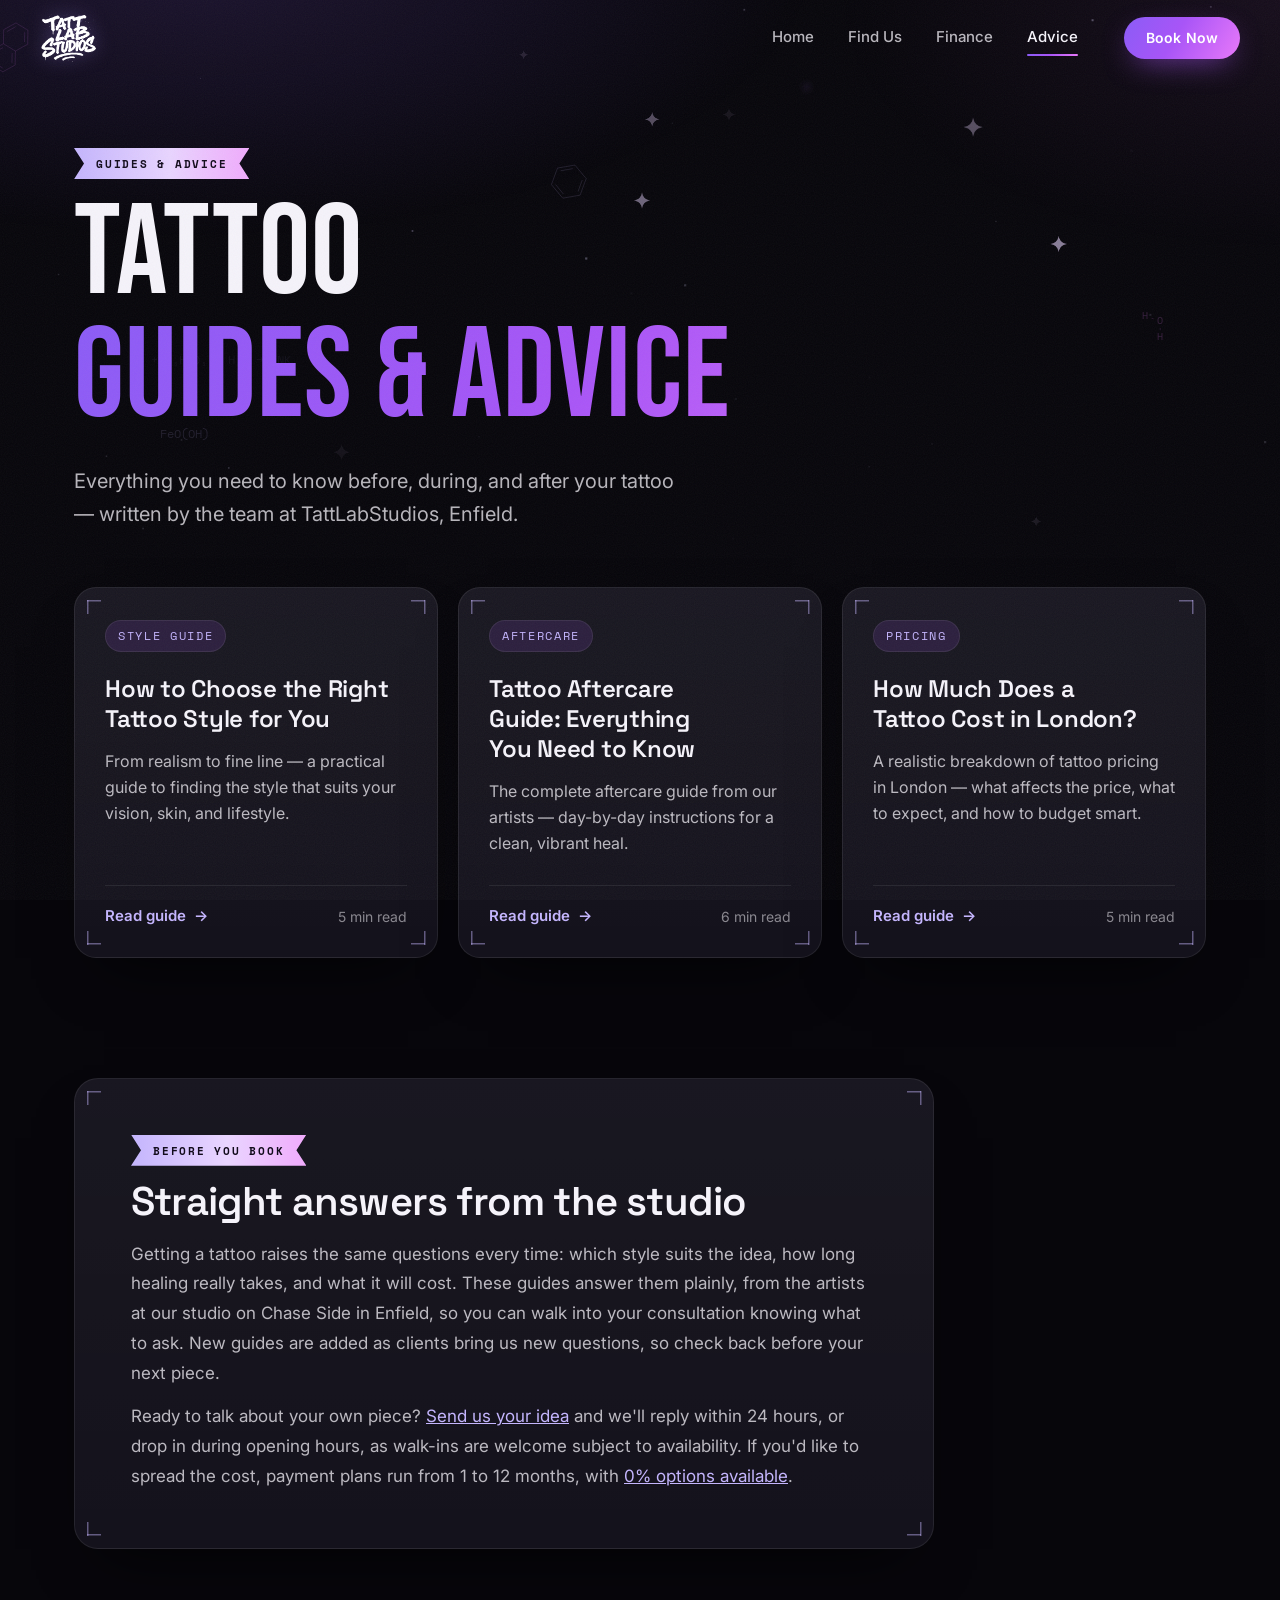
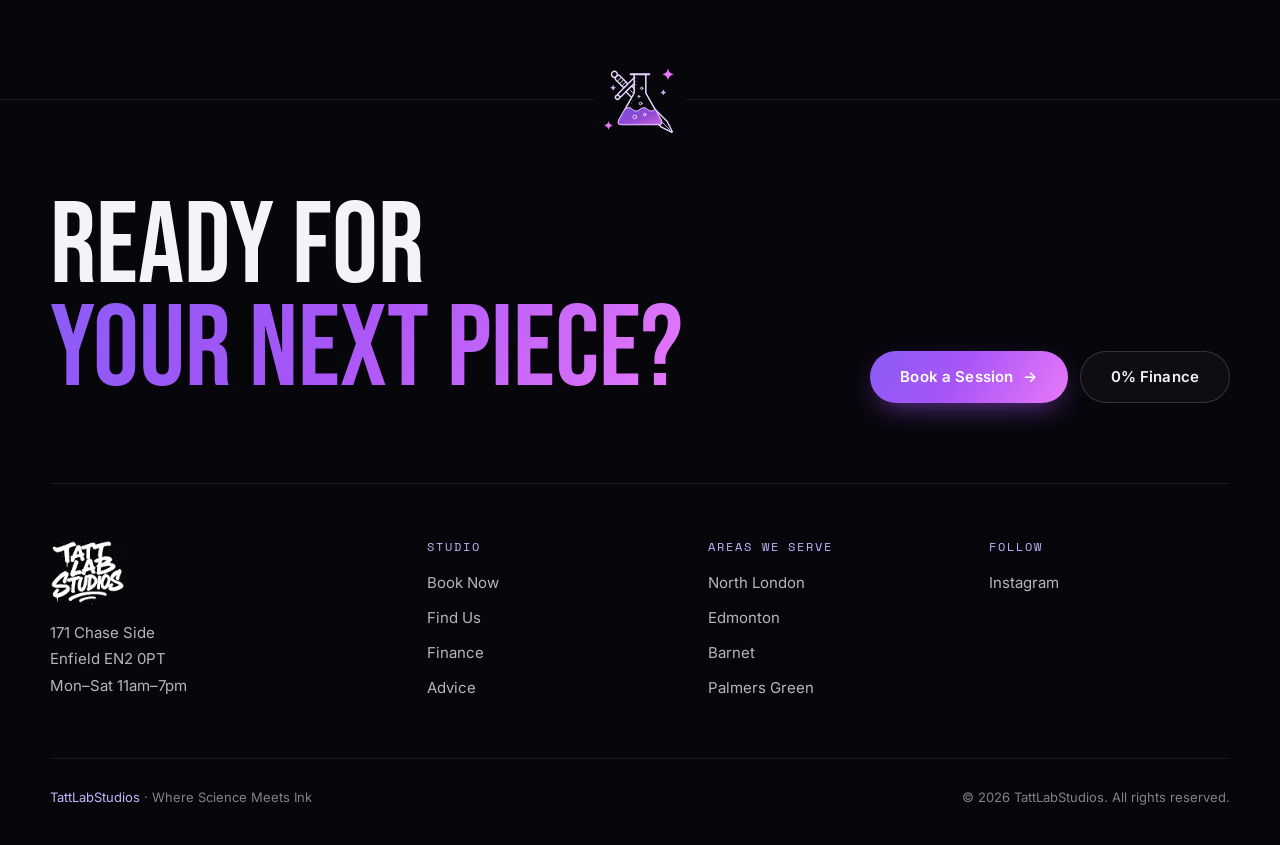
<file: blog.html>
<!DOCTYPE html>
<html lang="en-GB">
<head>
  <meta charset="UTF-8"/>
  <meta name="viewport" content="width=device-width, initial-scale=1.0"/>
  <title>Tattoo Blog | Advice, Guides & Inspiration | TattLabStudios</title>
  <meta name="description" content="Tattoo advice, aftercare guides, style inspiration and cost breakdowns from TattLabStudios — Enfield's premier tattoo studio."/>
  <meta name="robots" content="index, follow"/>
  <link rel="canonical" href="https://www.tattlabstudios.co.uk/blog"/>
  <meta property="og:type" content="website"/>
  <meta property="og:title" content="Tattoo Blog | TattLabStudios Enfield"/>
  <meta property="og:description" content="Tattoo advice, aftercare guides, style inspiration and more from TattLabStudios, Enfield."/>
  <meta property="og:url" content="https://www.tattlabstudios.co.uk/blog"/>
  <meta property="og:image" content="https://www.tattlabstudios.co.uk/assets/logo.png"/>
  <meta name="twitter:card" content="summary"/>
  <link rel="icon" type="image/png" href="/assets/favicon-32.png"/>
  <link rel="preconnect" href="https://fonts.googleapis.com"/>
  <link rel="preconnect" href="https://fonts.gstatic.com" crossorigin/>
  <link href="https://fonts.googleapis.com/css2?family=Bebas+Neue&family=Inter:wght@400;500;600;700&family=Space+Grotesk:wght@500;600;700&family=Space+Mono:wght@400;700&display=swap" rel="stylesheet"/>
  <link rel="stylesheet" href="/shared.css?v=20261121d"/>
  <script>document.documentElement.classList.add('js')</script>
  <script src="/assets/site.js?v=20261121d" defer></script>
  <script src="/assets/lab-fx.js?v=20261121d" defer></script>
  <style>
    .guides { position: relative; z-index: 1; max-width: var(--max); margin: 0 auto; padding: 0 24px clamp(72px, 10vw, 120px); }
    .guide-grid { display: grid; grid-template-columns: repeat(3, 1fr); gap: 20px; }
    .guide-item { display: flex; }

    /* Whole card is one link */
    .guide-card {
      position: relative; overflow: hidden;
      flex: 1;
      display: flex; flex-direction: column;
      padding: 32px 30px 28px;
      border-radius: 22px;
      color: var(--text); text-decoration: none;
      transition: transform 0.6s var(--ease-cine), border-color 0.4s, box-shadow 0.6s var(--ease-cine);
    }
    .guide-card::after {
      content: ''; position: absolute; inset: auto -30% -60% -30%; height: 80%;
      background: radial-gradient(closest-side, var(--glow), transparent);
      opacity: 0; transition: opacity 0.6s; pointer-events: none;
    }
    .guide-card:hover, .guide-card:focus-visible { transform: translateY(-6px); border-color: var(--line-strong); }
    .guide-card:hover::after, .guide-card:focus-visible::after { opacity: 1; }

    .guide-tag {
      align-self: flex-start;
      font-family: var(--font-mono);
      font-size: 12px; letter-spacing: 0.14em; text-transform: uppercase;
      color: var(--accent-cyan);
      background: var(--accent-soft);
      border: 1px solid var(--line);
      padding: 5px 12px; border-radius: 999px;
      margin-bottom: 22px;
    }
    .guide-card h2 {
      font-size: 24px; font-weight: 600; letter-spacing: -0.01em; line-height: 1.25;
      margin-bottom: 14px;
    }
    .guide-card p { font-size: 16px; line-height: 1.65; color: var(--text-dim); margin-bottom: 28px; }
    .guide-foot {
      position: relative; z-index: 1;
      margin-top: auto;
      display: flex; justify-content: space-between; align-items: center; gap: 12px;
      padding-top: 18px;
      border-top: 1px solid var(--line);
    }
    .guide-read { color: var(--accent-cyan); font-weight: 600; font-size: 15px; display: inline-flex; gap: 8px; align-items: center; }
    .guide-card:hover .btn-arrow { transform: translateX(4px); }
    .guide-time { font-size: 14px; color: var(--text-dimmer); white-space: nowrap; }

    @media (max-width: 960px) { .guide-grid { grid-template-columns: repeat(2, 1fr); } }
    @media (max-width: 680px) {
      .guide-grid { grid-template-columns: 1fr; }
      .guide-card { padding: 28px 24px 24px; }
    }
      .before-book { position: relative; z-index: 1; max-width: var(--max); margin: 0 auto; padding: 0 24px clamp(64px, 9vw, 110px); }
    .bb-inner { padding: clamp(28px, 5vw, 56px); border-radius: 24px; max-width: 860px; }
    .bb-inner h2 { font-size: clamp(28px, 4vw, 40px); font-weight: 600; letter-spacing: -0.02em; margin: 14px 0 16px; }
    .bb-inner p { font-size: 17px; color: var(--text-dim); line-height: 1.75; }
    .bb-inner p + p { margin-top: 14px; }
    .bb-inner a { color: var(--accent-cyan); }
  </style>
</head>
<body>
  <a class="skip-link" href="#main">Skip to content</a>
  <!--HEADER:START-->
  <header class="site-header" id="siteHeader">
    <a href="/" class="brand" aria-label="TattLabStudios home"><img src="/assets/logo-transparent.png?v=1" alt="TattLabStudios"/></a>
    <nav class="site-nav" aria-label="Main">
      <a href="/">Home</a>
      <a href="/where-are-we">Find Us</a>
      <a href="/finance">Finance</a>
      <a href="/blog" aria-current="page">Advice</a>
    </nav>
    <a href="/contact" class="btn-primary btn-sm header-cta">Book Now</a>
    <button class="menu-toggle" type="button" aria-expanded="false" aria-controls="mobileMenu" aria-label="Open menu"><span></span><span></span></button>
  </header>
  <div class="mobile-menu" id="mobileMenu" aria-hidden="true">
    <nav aria-label="Mobile">
      <a href="/"><small>01</small>Home</a>
      <a href="/contact"><small>02</small>Book Now</a>
      <a href="/where-are-we"><small>03</small>Find Us</a>
      <a href="/finance"><small>04</small>Finance</a>
      <a href="/blog" aria-current="page"><small>05</small>Advice</a>
    </nav>
    <div class="mm-foot">
      171 Chase Side, Enfield EN2 0PT<br/>
      Mon–Sat 11am–7pm · Sun closed<br/>
      <a href="https://instagram.com/tattlabstudios" target="_blank" rel="noopener">@tattlabstudios</a>
    </div>
  </div>
  <!--HEADER:END-->

  <main id="main">
    <div class="page-hero" data-lab-fx="lite">
      <div data-reveal-lines>
        <span class="eyebrow-label">Guides &amp; advice</span>
        <h1>
          <span class="line"><span>Tattoo</span></span>
          <span class="line" style="--d:.1s"><span class="grad-text">Guides &amp; Advice</span></span>
        </h1>
      </div>
      <p class="lead" data-reveal style="--d:.25s">Everything you need to know before, during, and after your tattoo — written by the team at TattLabStudios, Enfield.</p>
    </div>

    <section class="guides" aria-label="All guides">
      <div class="guide-grid">
        <div class="guide-item" data-reveal>
          <a href="/blog/how-to-choose-your-tattoo-style" class="guide-card glass-card">
            <span class="guide-tag">Style Guide</span>
            <h2>How to Choose the Right Tattoo Style for You</h2>
            <p>From realism to fine line — a practical guide to finding the style that suits your vision, skin, and lifestyle.</p>
            <span class="guide-foot">
              <span class="guide-read">Read guide <span class="btn-arrow" aria-hidden="true">→</span></span>
              <span class="guide-time">5 min read</span>
            </span>
          </a>
        </div>
        <div class="guide-item" data-reveal style="--d:.12s">
          <a href="/blog/tattoo-aftercare-guide" class="guide-card glass-card">
            <span class="guide-tag">Aftercare</span>
            <h2>Tattoo Aftercare Guide: Everything You Need to Know</h2>
            <p>The complete aftercare guide from our artists — day-by-day instructions for a clean, vibrant heal.</p>
            <span class="guide-foot">
              <span class="guide-read">Read guide <span class="btn-arrow" aria-hidden="true">→</span></span>
              <span class="guide-time">6 min read</span>
            </span>
          </a>
        </div>
        <div class="guide-item" data-reveal style="--d:.24s">
          <a href="/blog/how-much-does-a-tattoo-cost-in-london" class="guide-card glass-card">
            <span class="guide-tag">Pricing</span>
            <h2>How Much Does a Tattoo Cost in London?</h2>
            <p>A realistic breakdown of tattoo pricing in London — what affects the price, what to expect, and how to budget smart.</p>
            <span class="guide-foot">
              <span class="guide-read">Read guide <span class="btn-arrow" aria-hidden="true">→</span></span>
              <span class="guide-time">5 min read</span>
            </span>
          </a>
        </div>
      </div>
    </section>

    <section class="before-book" aria-labelledby="before-book">
      <div class="bb-inner glass-card" data-reveal>
        <span class="eyebrow-label">Before you book</span>
        <h2 id="before-book">Straight answers from the studio</h2>
        <p>Getting a tattoo raises the same questions every time: which style suits the idea, how long healing really takes, and what it will cost. These guides answer them plainly, from the artists at our studio on Chase Side in Enfield, so you can walk into your consultation knowing what to ask. New guides are added as clients bring us new questions, so check back before your next piece.</p>
        <p>Ready to talk about your own piece? <a href="/contact">Send us your idea</a> and we'll reply within 24 hours, or drop in during opening hours, as walk-ins are welcome subject to availability. If you'd like to spread the cost, payment plans run from 1 to 12 months, with <a href="/finance">0% options available</a>.</p>
      </div>
    </section>
  </main>

  <!--FOOTER:START-->
  <footer>
    <div class="footer-cta">
      <h2>Ready for<br/><span class="grad-text">your next piece?</span></h2>
      <div class="fc-actions">
        <a href="/contact" class="btn-primary">Book a Session <span class="btn-arrow">→</span></a>
        <a href="/finance" class="btn-ghost">0% Finance</a>
      </div>
    </div>
    <div class="footer-inner">
      <div class="footer-col">
        <img src="/assets/logo-transparent.png?v=1" alt="TattLabStudios" class="footer-logo"/>
        <p>171 Chase Side<br/>Enfield EN2 0PT<br/>Mon–Sat 11am–7pm</p>
      </div>
      <div class="footer-col">
        <h4>Studio</h4>
        <a href="/contact">Book Now</a>
        <a href="/where-are-we">Find Us</a>
        <a href="/finance">Finance</a>
        <a href="/blog">Advice</a>
      </div>
      <div class="footer-col">
        <h4>Areas We Serve</h4>
        <a href="/tattoo-studio-north-london">North London</a>
        <a href="/tattoo-studio-edmonton">Edmonton</a>
        <a href="/tattoo-studio-barnet">Barnet</a>
        <a href="/tattoo-studio-palmers-green">Palmers Green</a>
      </div>
      <div class="footer-col">
        <h4>Follow</h4>
        <a href="https://instagram.com/tattlabstudios" target="_blank" rel="noopener">Instagram</a>
      </div>
    </div>
    <div class="footer-bottom">
      <span><span class="f-accent">TattLabStudios</span> · Where Science Meets Ink</span>
      <span>© 2026 TattLabStudios. All rights reserved.</span>
    </div>
  </footer>
  <!--FOOTER:END-->
</body>
</html>
</file>
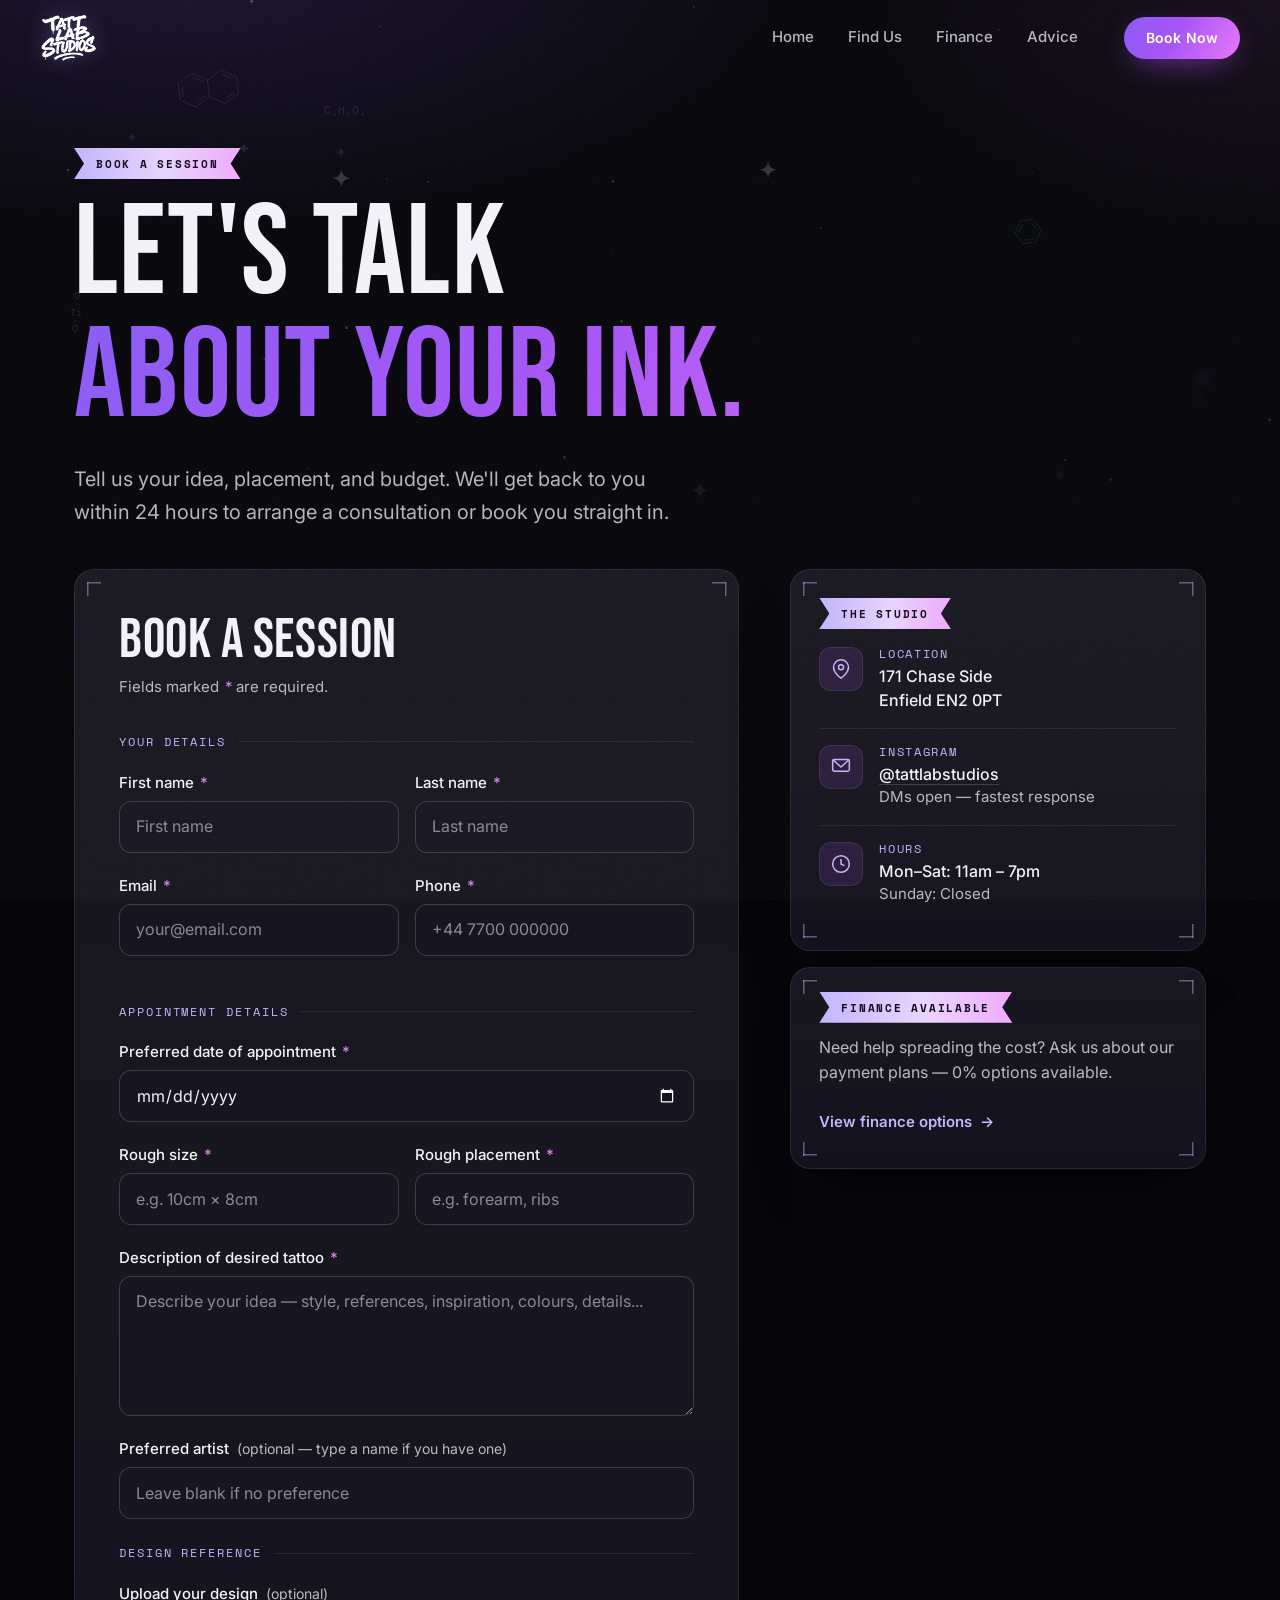
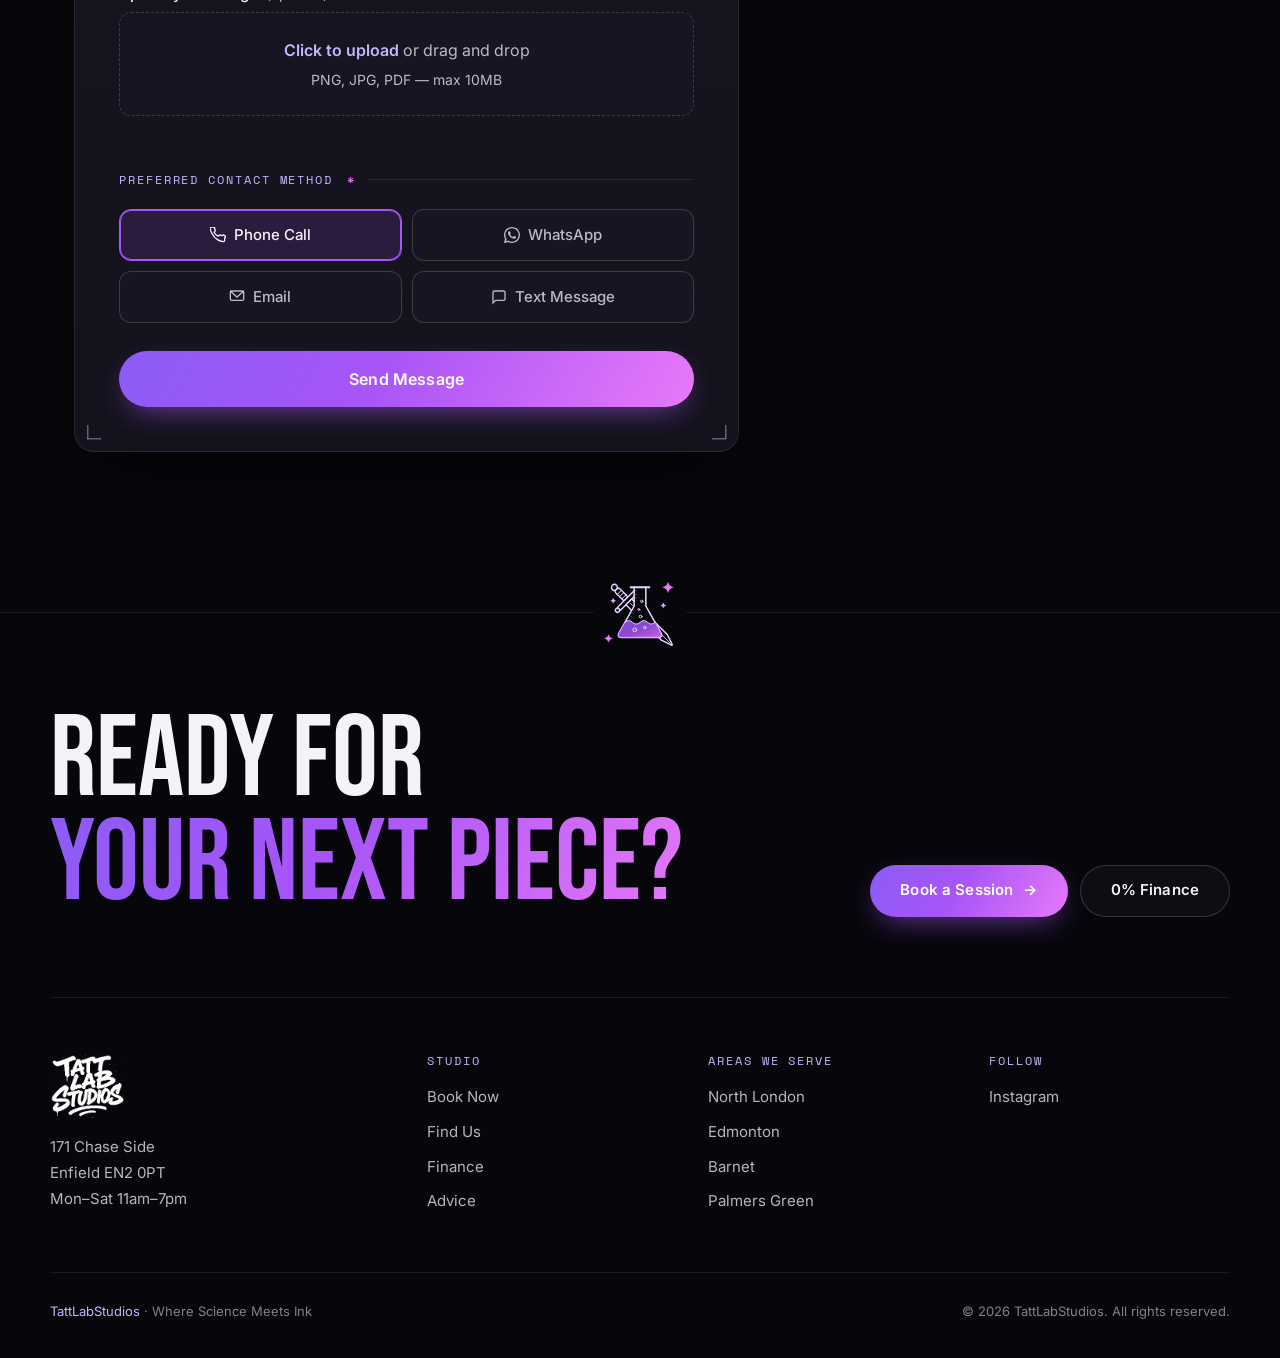
<file: contact.html>
<!DOCTYPE html>
<html lang="en-GB">
<head>
  <meta charset="UTF-8"/>
  <meta name="viewport" content="width=device-width, initial-scale=1.0"/>
  <title>Book a Tattoo Session | TattLabStudios Enfield</title>
  <meta name="description" content="Book your tattoo session at TattLabStudios, Enfield. Tell us your idea — placement, size, style — and we'll be in touch within 24 hours. Finance options available."/>
  <meta name="robots" content="index, follow"/>
  <link rel="canonical" href="https://www.tattlabstudios.co.uk/contact"/>
  <meta property="og:type" content="website"/>
  <meta property="og:title" content="Book a Tattoo Session | TattLabStudios Enfield"/>
  <meta property="og:description" content="Book your tattoo session at TattLabStudios, Enfield. Tell us your idea and we'll be in touch within 24 hours."/>
  <meta property="og:url" content="https://www.tattlabstudios.co.uk/contact"/>
  <meta property="og:image" content="https://www.tattlabstudios.co.uk/assets/logo.png"/>
  <meta name="twitter:card" content="summary"/>
  <link rel="icon" type="image/png" href="/assets/favicon-32.png"/>
  <link rel="preconnect" href="https://fonts.googleapis.com"/>
  <link rel="preconnect" href="https://fonts.gstatic.com" crossorigin/>
  <link href="https://fonts.googleapis.com/css2?family=Bebas+Neue&family=Inter:wght@400;500;600;700&family=Space+Grotesk:wght@500;600;700&family=Space+Mono:wght@400;700&display=swap" rel="stylesheet"/>
  <link rel="stylesheet" href="/shared.css?v=20261121d"/>
  <script>document.documentElement.classList.add('js')</script>
  <script src="/assets/site.js?v=20261121d" defer></script>
  <script src="/assets/lab-fx.js?v=20261121d" defer></script>
  <style>
    /* ══ BOOKING PAGE ═════════════════════════════════════════ */
    .page-hero { padding-bottom: 40px; }
    .page-hero h1 { margin-bottom: 20px; }

    .contact-layout {
      position: relative;
      z-index: 1;
      max-width: var(--max);
      margin: 0 auto;
      padding: 0 24px clamp(72px, 10vw, 120px);
      display: grid;
      grid-template-columns: minmax(0, 1.6fr) minmax(0, 1fr);
      gap: clamp(28px, 4vw, 56px);
      align-items: start;
    }

    /* ── Studio details (right column) ── */
    .contact-info { position: sticky; top: calc(var(--header-h) + 24px); display: grid; gap: 16px; }
    .info-card { padding: 28px; }
    .info-card .eyebrow-label { margin-bottom: 18px; }

    .contact-detail {
      display: flex;
      gap: 16px;
      align-items: flex-start;
      padding: 16px 0;
      border-top: 1px solid var(--line);
    }
    .contact-detail:first-of-type { border-top: none; padding-top: 0; }

    .contact-detail .cd-icon {
      width: 44px;
      height: 44px;
      border-radius: 12px;
      background: var(--accent-soft);
      border: 1px solid var(--line);
      color: var(--accent-cyan);
      display: flex;
      align-items: center;
      justify-content: center;
      flex-shrink: 0;
    }

    .contact-detail .cd-text h3 {
      font-family: var(--font-mono);
      font-size: 12px;
      font-weight: 400;
      letter-spacing: 0.14em;
      text-transform: uppercase;
      color: var(--accent-cyan);
      margin-bottom: 4px;
    }
    .contact-detail .cd-text p { font-size: 16px; color: var(--text); font-weight: 500; line-height: 1.5; }
    .contact-detail .cd-text a { color: var(--text); text-decoration: none; border-bottom: 1px solid var(--line-strong); }
    .contact-detail .cd-text a:hover { border-bottom-color: var(--accent); }
    .contact-detail .cd-note { display: block; font-size: 15px; font-weight: 400; color: var(--text-dim); }

    .finance-note { padding: 24px 28px; }
    .finance-note p { font-size: 16px; color: var(--text-dim); line-height: 1.6; }
    .finance-note a {
      display: inline-flex; align-items: center; gap: 8px;
      margin-top: 14px; min-height: 44px;
      font-size: 15px; font-weight: 600;
      color: var(--accent-cyan); text-decoration: none;
    }
    .finance-note a:hover .btn-arrow { transform: translateX(4px); }

    /* ── Form card ── */
    .form-card { padding: clamp(24px, 4vw, 44px); }

    .form-card h2 {
      font-family: var(--font-cine);
      font-weight: 400;
      text-transform: uppercase;
      font-size: clamp(40px, 6vw, 56px);
      line-height: 0.95;
      letter-spacing: 0.01em;
      margin-bottom: 8px;
    }
    .form-card .form-sub { font-size: 15px; color: var(--text-dim); margin-bottom: 32px; }

    .form-section-label {
      display: flex; align-items: center; gap: 12px;
      font-family: var(--font-mono);
      font-size: 12px;
      letter-spacing: 0.16em;
      text-transform: uppercase;
      color: var(--accent-cyan);
      margin-bottom: 20px;
      padding: 0;
    }
    .form-section-label::after { content: ''; flex: 1; height: 1px; background: var(--line); }

    .section-divider { height: 0; margin: 12px 0 24px; }

    .form-row { display: grid; grid-template-columns: 1fr 1fr; gap: 0 16px; }
    .form-field { margin-bottom: 22px; min-width: 0; }

    .form-field label,
    .field-label {
      display: block;
      font-size: 15px;
      font-weight: 500;
      color: var(--text);
      margin-bottom: 8px;
      line-height: 1.4;
    }

    .form-field input:not([type="checkbox"]):not([type="radio"]):not([type="file"]),
    .form-field select,
    .form-field textarea {
      display: block;
      width: 100%;
      min-height: 52px;
      background: var(--surface-2);
      border: 1px solid var(--line-strong);
      border-radius: 12px;
      padding: 12px 16px;
      color: var(--text);
      font-size: 16px;
      font-family: var(--font-body);
      line-height: 1.4;
      outline: none;
      color-scheme: dark;
      transition: border-color 0.25s, box-shadow 0.25s, background 0.25s;
      appearance: none;
      -webkit-appearance: none;
    }
    .form-field input[type="date"]::-webkit-date-and-time-value { text-align: left; }

    .form-field select {
      background-image: url("data:image/svg+xml,%3Csvg xmlns='http://www.w3.org/2000/svg' width='14' height='14' fill='none' stroke='%23c4b5fd' stroke-width='2' viewBox='0 0 24 24'%3E%3Cpolyline points='6 9 12 15 18 9'/%3E%3C/svg%3E");
      background-repeat: no-repeat;
      background-position: right 16px center;
      padding-right: 44px;
    }

    .form-field input::placeholder,
    .form-field textarea::placeholder { color: var(--text-dimmer); opacity: 1; }

    .form-field input:not([type="checkbox"]):not([type="radio"]):not([type="file"]):hover,
    .form-field select:hover,
    .form-field textarea:hover { border-color: rgba(255,255,255,0.28); }

    .form-field input:not([type="checkbox"]):not([type="radio"]):not([type="file"]):focus,
    .form-field select:focus,
    .form-field textarea:focus {
      border-color: var(--accent);
      box-shadow: 0 0 0 4px var(--accent-soft), 0 0 24px -6px var(--glow);
    }

    .form-field select option { background: var(--surface-2); color: var(--text); }
    .form-field textarea { resize: vertical; min-height: 140px; line-height: 1.6; }

    /* ── Contact method choice ── */
    .cm-fieldset { border: none; padding: 0; margin: 0 0 28px; min-width: 0; }
    .cm-fieldset legend { width: 100%; }

    .contact-method-grid {
      display: grid;
      grid-template-columns: repeat(2, minmax(0, 1fr));
      gap: 10px;
    }

    .cm-opt {
      position: relative;
      min-height: 52px;
      padding: 10px 14px;
      border-radius: 12px;
      border: 1px solid var(--line-strong);
      background: var(--surface-2);
      cursor: pointer;
      font-size: 15px;
      font-weight: 500;
      color: var(--text-dim);
      transition: border-color 0.25s, background 0.25s, color 0.25s, box-shadow 0.25s;
      user-select: none;
      display: flex;
      align-items: center;
      justify-content: center;
      gap: 8px;
      text-align: center;
    }
    .cm-opt svg { flex-shrink: 0; }
    .cm-opt:hover { border-color: rgba(255,255,255,0.28); color: var(--text); }

    .cm-opt.selected,
    .cm-opt:has(input:checked) {
      border-color: var(--accent);
      background: var(--accent-soft);
      color: var(--text);
      box-shadow: 0 0 0 1px var(--accent) inset;
    }
    .cm-opt:focus-within { box-shadow: 0 0 0 4px var(--accent-soft); border-color: var(--accent); }

    /* visually hidden but still keyboard-usable */
    .cm-opt input { position: absolute; opacity: 0; width: 1px; height: 1px; pointer-events: none; }

    /* ── File upload ── */
    .file-upload-wrap {
      position: relative;
      border: 1px dashed var(--line-strong);
      border-radius: 12px;
      padding: 24px 20px;
      text-align: center;
      cursor: pointer;
      transition: border-color 0.25s, background 0.25s, box-shadow 0.25s;
      background: var(--surface-2);
    }
    .file-upload-wrap:hover { border-color: var(--accent); background: var(--accent-soft); }
    .file-upload-wrap:focus-within { border-color: var(--accent); box-shadow: 0 0 0 4px var(--accent-soft); }

    .file-upload-wrap input[type="file"] {
      position: absolute;
      inset: 0;
      opacity: 0;
      cursor: pointer;
      width: 100%;
      height: 100%;
      padding: 0;
      border: none;
      background: none;
    }

    .file-upload-wrap .fu-label { font-size: 16px; color: var(--text-dim); pointer-events: none; }
    .file-upload-wrap .fu-label span { color: var(--accent-cyan); font-weight: 600; }
    .file-upload-wrap .fu-hint { font-size: 14px; color: var(--text-dim); margin-top: 4px; pointer-events: none; }

    #fileName {
      font-size: 15px;
      color: var(--accent-cyan);
      margin-top: 10px;
      min-height: 20px;
      overflow-wrap: anywhere;
    }

    /* ── Submit ── */
    .submit-btn {
      position: relative;
      display: flex; align-items: center; justify-content: center;
      width: 100%;
      min-height: 56px;
      padding: 0 24px;
      background: var(--grad);
      color: #fff;
      font-family: var(--font-body);
      font-size: 16px;
      font-weight: 600;
      letter-spacing: 0.01em;
      border: none;
      border-radius: 999px;
      cursor: pointer;
      box-shadow: 0 10px 30px -10px rgba(168,85,247,0.7);
      transition: box-shadow 0.35s, transform 0.35s var(--ease-cine), opacity 0.25s;
    }
    .submit-btn:hover { box-shadow: 0 16px 40px -10px rgba(168,85,247,0.85); transform: translateY(-2px); }
    .submit-btn:active { transform: scale(0.98); }
    .submit-btn:disabled { opacity: 0.6; cursor: progress; transform: none; }

    /* ── Success ── */
    .success-state { display: none; text-align: center; padding: 48px 8px; }
    .success-state .s-icon {
      width: 72px; height: 72px; border-radius: 50%;
      background: var(--accent-soft);
      border: 1px solid var(--accent);
      color: var(--accent-cyan);
      display: flex; align-items: center; justify-content: center;
      margin: 0 auto 24px;
      box-shadow: 0 0 40px -6px var(--glow);
    }
    .success-state h3 {
      font-family: var(--font-cine); font-weight: 400; text-transform: uppercase;
      font-size: clamp(40px, 6vw, 56px); line-height: 0.95; margin-bottom: 14px;
    }
    .success-state p { font-size: 16px; color: var(--text-dim); line-height: 1.7; }
    .success-state p a { color: var(--accent-cyan); text-decoration: none; }
    .success-state .btn-ghost { margin-top: 28px; }

    /* ── Required / optional / errors ── */
    .req { color: var(--accent-pink); margin-left: 2px; }
    .optional-label { font-size: 14px; font-weight: 400; color: var(--text-dim); margin-left: 4px; }

    .field-error { font-size: 15px; color: #fca5a5; margin-top: 6px; display: none; }
    .form-field.error input,
    .form-field.error textarea,
    .form-field.error select { border-color: #f87171 !important; }
    .form-field.error .field-error { display: block; }

    @media (max-width: 900px) {
      .contact-layout { grid-template-columns: minmax(0, 1fr); }
      .contact-info { position: static; }
    }
    @media (max-width: 600px) {
      .contact-layout { padding-left: 16px; padding-right: 16px; }
      .form-row { grid-template-columns: minmax(0, 1fr); }
      .info-card, .finance-note { padding: 24px 20px; }
    }
    @media (max-width: 360px) {
      .contact-method-grid { grid-template-columns: minmax(0, 1fr); }
    }
  </style>
</head>
<body>
  <a class="skip-link" href="#main">Skip to content</a>

  <!--HEADER:START-->
  <header class="site-header" id="siteHeader">
    <a href="/" class="brand" aria-label="TattLabStudios home"><img src="/assets/logo-transparent.png?v=1" alt="TattLabStudios"/></a>
    <nav class="site-nav" aria-label="Main">
      <a href="/">Home</a>
      <a href="/where-are-we">Find Us</a>
      <a href="/finance">Finance</a>
      <a href="/blog">Advice</a>
    </nav>
    <a href="/contact" class="btn-primary btn-sm header-cta" aria-current="page">Book Now</a>
    <button class="menu-toggle" type="button" aria-expanded="false" aria-controls="mobileMenu" aria-label="Open menu"><span></span><span></span></button>
  </header>
  <div class="mobile-menu" id="mobileMenu" aria-hidden="true">
    <nav aria-label="Mobile">
      <a href="/"><small>01</small>Home</a>
      <a href="/contact" aria-current="page"><small>02</small>Book Now</a>
      <a href="/where-are-we"><small>03</small>Find Us</a>
      <a href="/finance"><small>04</small>Finance</a>
      <a href="/blog"><small>05</small>Advice</a>
    </nav>
    <div class="mm-foot">
      171 Chase Side, Enfield EN2 0PT<br/>
      Mon–Sat 11am–7pm · Sun closed<br/>
      <a href="https://instagram.com/tattlabstudios" target="_blank" rel="noopener">@tattlabstudios</a>
    </div>
  </div>
  <!--HEADER:END-->

  <main id="main">

    <section class="page-hero" data-lab-fx="lite">
      <span class="eyebrow-label" data-reveal="fade">Book a session</span>
      <h1 data-reveal-lines>
        <span class="line"><span>Let's talk</span></span>
        <span class="line" style="--d:.1s"><span class="grad-text">about your ink.</span></span>
      </h1>
      <p class="lead" data-reveal style="--d:.25s">Tell us your idea, placement, and budget. We'll get back to you within 24 hours to arrange a consultation or book you straight in.</p>
    </section>

    <div class="contact-layout">

      <!-- Booking form -->
      <div class="contact-form-wrap">
        <div class="form-card glass-card" data-reveal style="--d:.1s">
          <h2>Book a session</h2>
          <p class="form-sub">Fields marked <span class="req" aria-hidden="true">*</span> are required.</p>

          <form id="contactForm" novalidate>

            <p class="form-section-label">Your details</p>
            <div class="form-row">
              <div class="form-field" id="field-fname">
                <label for="cf-fname">First name <span class="req">*</span></label>
                <input type="text" id="cf-fname" name="fname" placeholder="First name" autocomplete="given-name"/>
                <div class="field-error">Required</div>
              </div>
              <div class="form-field" id="field-lname">
                <label for="cf-lname">Last name <span class="req">*</span></label>
                <input type="text" id="cf-lname" name="lname" placeholder="Last name" autocomplete="family-name"/>
                <div class="field-error">Required</div>
              </div>
            </div>

            <div class="form-row">
              <div class="form-field" id="field-email">
                <label for="cf-email">Email <span class="req">*</span></label>
                <input type="email" id="cf-email" name="email" placeholder="your@email.com" autocomplete="email"/>
                <div class="field-error">Valid email required</div>
              </div>
              <div class="form-field" id="field-phone">
                <label for="cf-phone">Phone <span class="req">*</span></label>
                <input type="tel" id="cf-phone" name="phone" placeholder="+44 7700 000000" autocomplete="tel"/>
                <div class="field-error">Required</div>
              </div>
            </div>

            <div class="section-divider"></div>
            <p class="form-section-label">Appointment details</p>

            <div class="form-field" id="field-date">
              <label for="cf-date">Preferred date of appointment <span class="req">*</span></label>
              <input type="date" id="cf-date" name="preferred_date"/>
              <div class="field-error">Required</div>
            </div>

            <div class="form-row">
              <div class="form-field" id="field-size">
                <label for="cf-size">Rough size <span class="req">*</span></label>
                <input type="text" id="cf-size" name="size" placeholder="e.g. 10cm × 8cm"/>
                <div class="field-error">Required</div>
              </div>
              <div class="form-field" id="field-placement">
                <label for="cf-placement">Rough placement <span class="req">*</span></label>
                <input type="text" id="cf-placement" name="placement" placeholder="e.g. forearm, ribs"/>
                <div class="field-error">Required</div>
              </div>
            </div>

            <div class="form-field" id="field-desc">
              <label for="cf-desc">Description of desired tattoo <span class="req">*</span></label>
              <textarea id="cf-desc" name="description" placeholder="Describe your idea — style, references, inspiration, colours, details..."></textarea>
              <div class="field-error">Please describe your idea</div>
            </div>

            <div class="form-field">
              <label for="cf-artist">Preferred artist <span class="optional-label">(optional — type a name if you have one)</span></label>
              <input type="text" id="cf-artist" name="artist" placeholder="Leave blank if no preference"/>
            </div>

            <div class="section-divider"></div>
            <p class="form-section-label">Design reference</p>

            <div class="form-field">
              <label for="designUpload">Upload your design <span class="optional-label">(optional)</span></label>
              <div class="file-upload-wrap">
                <input type="file" id="designUpload" name="design" accept="image/*,.pdf"/>
                <p class="fu-label"><span>Click to upload</span> or drag and drop</p>
                <p class="fu-hint">PNG, JPG, PDF — max 10MB</p>
              </div>
              <div id="fileName" aria-live="polite"></div>
            </div>

            <div class="section-divider"></div>
            <fieldset class="cm-fieldset">
              <legend class="form-section-label">Preferred contact method <span class="req">*</span></legend>

              <div class="contact-method-grid" id="contactMethodGrid">
                <label class="cm-opt selected" data-val="phone">
                  <input type="radio" name="contact_method" value="phone" checked/>
                  <svg width="16" height="16" fill="none" stroke="currentColor" stroke-width="2" viewBox="0 0 24 24" aria-hidden="true"><path d="M22 16.92v3a2 2 0 01-2.18 2 19.79 19.79 0 01-8.63-3.07A19.5 19.5 0 013.07 9.8a19.79 19.79 0 01-3.07-8.67A2 2 0 012 0h3a2 2 0 012 1.72c.127.96.361 1.903.7 2.81a2 2 0 01-.45 2.11L6.09 7.91a16 16 0 006 6l1.27-1.27a2 2 0 012.11-.45c.907.339 1.85.573 2.81.7A2 2 0 0122 16.92z"/></svg>
                  Phone Call
                </label>
                <label class="cm-opt" data-val="whatsapp">
                  <input type="radio" name="contact_method" value="whatsapp"/>
                  <svg width="16" height="16" fill="currentColor" viewBox="0 0 24 24" aria-hidden="true"><path d="M17.472 14.382c-.297-.149-1.758-.867-2.03-.967-.273-.099-.471-.148-.67.15-.197.297-.767.966-.94 1.164-.173.199-.347.223-.644.075-.297-.15-1.255-.463-2.39-1.475-.883-.788-1.48-1.761-1.653-2.059-.173-.297-.018-.458.13-.606.134-.133.298-.347.446-.52.149-.174.198-.298.298-.497.099-.198.05-.371-.025-.52-.075-.149-.669-1.612-.916-2.207-.242-.579-.487-.5-.669-.51-.173-.008-.371-.01-.57-.01-.198 0-.52.074-.792.372-.272.297-1.04 1.016-1.04 2.479 0 1.462 1.065 2.875 1.213 3.074.149.198 2.096 3.2 5.077 4.487.709.306 1.262.489 1.694.625.712.227 1.36.195 1.871.118.571-.085 1.758-.719 2.006-1.413.248-.694.248-1.289.173-1.413-.074-.124-.272-.198-.57-.347z"/><path d="M12 0C5.373 0 0 5.373 0 12c0 2.126.556 4.122 1.526 5.854L.053 23.5a.5.5 0 00.624.624l5.688-1.485A11.93 11.93 0 0012 24c6.627 0 12-5.373 12-12S18.627 0 12 0zm0 22c-1.885 0-3.65-.51-5.17-1.402l-.37-.222-3.375.881.901-3.289-.242-.381A10 10 0 012 12C2 6.477 6.477 2 12 2s10 4.477 10 10-4.477 10-10 10z"/></svg>
                  WhatsApp
                </label>
                <label class="cm-opt" data-val="email">
                  <input type="radio" name="contact_method" value="email"/>
                  <svg width="16" height="16" fill="none" stroke="currentColor" stroke-width="2" viewBox="0 0 24 24" aria-hidden="true"><rect x="2" y="3" width="20" height="14" rx="2"/><path d="m22 3-10 9L2 3"/></svg>
                  Email
                </label>
                <label class="cm-opt" data-val="text">
                  <input type="radio" name="contact_method" value="text"/>
                  <svg width="16" height="16" fill="none" stroke="currentColor" stroke-width="2" viewBox="0 0 24 24" aria-hidden="true"><path d="M21 15a2 2 0 01-2 2H7l-4 4V5a2 2 0 012-2h14a2 2 0 012 2z"/></svg>
                  Text Message
                </label>
              </div>
            </fieldset>

            <button type="submit" class="submit-btn">Send Message</button>

          </form>

          <!-- Final success -->
          <div class="success-state" id="successState" role="status">
            <div class="s-icon">
              <svg width="32" height="32" fill="none" stroke="currentColor" stroke-width="1.8" viewBox="0 0 24 24" aria-hidden="true"><polyline points="20 6 9 17 4 12"/></svg>
            </div>
            <h3>All done!</h3>
            <p>We'll be in touch within 24 hours via your preferred contact method.<br/>Follow us on Instagram<br/><a href="https://instagram.com/tattlabstudios" target="_blank" rel="noopener">@tattlabstudios</a></p>
            <a href="/" class="btn-ghost">← Back to home</a>
          </div>
        </div>
      </div>

      <!-- Studio details -->
      <aside class="contact-info" aria-label="Studio details">
        <div class="info-card glass-card" data-reveal style="--d:.2s">
          <span class="eyebrow-label">The studio</span>

          <div class="contact-detail">
            <div class="cd-icon">
              <svg width="20" height="20" fill="none" stroke="currentColor" stroke-width="1.8" viewBox="0 0 24 24" aria-hidden="true"><path d="M21 10c0 7-9 13-9 13s-9-6-9-13a9 9 0 0118 0z"/><circle cx="12" cy="10" r="3"/></svg>
            </div>
            <div class="cd-text">
              <h3>Location</h3>
              <p>171 Chase Side<br/>Enfield EN2 0PT</p>
            </div>
          </div>

          <div class="contact-detail">
            <div class="cd-icon">
              <svg width="20" height="20" fill="none" stroke="currentColor" stroke-width="1.8" viewBox="0 0 24 24" aria-hidden="true"><rect x="2" y="3" width="20" height="14" rx="2"/><path d="m22 3-10 9L2 3"/></svg>
            </div>
            <div class="cd-text">
              <h3>Instagram</h3>
              <p><a href="https://instagram.com/tattlabstudios" target="_blank" rel="noopener">@tattlabstudios</a><span class="cd-note">DMs open — fastest response</span></p>
            </div>
          </div>

          <div class="contact-detail">
            <div class="cd-icon">
              <svg width="20" height="20" fill="none" stroke="currentColor" stroke-width="1.8" viewBox="0 0 24 24" aria-hidden="true"><circle cx="12" cy="12" r="10"/><polyline points="12 6 12 12 16 14"/></svg>
            </div>
            <div class="cd-text">
              <h3>Hours</h3>
              <p>Mon–Sat: 11am – 7pm<span class="cd-note">Sunday: Closed</span></p>
            </div>
          </div>
        </div>

        <div class="finance-note glass-card" data-reveal style="--d:.3s">
          <span class="eyebrow-label">Finance available</span>
          <p style="margin-top:12px;">Need help spreading the cost? Ask us about our payment plans — 0% options available.</p>
          <a href="/finance">View finance options <span class="btn-arrow">→</span></a>
        </div>
      </aside>

    </div>

  </main>

  <!--FOOTER:START-->
  <footer>
    <div class="footer-cta">
      <h2>Ready for<br/><span class="grad-text">your next piece?</span></h2>
      <div class="fc-actions">
        <a href="/contact" class="btn-primary">Book a Session <span class="btn-arrow">→</span></a>
        <a href="/finance" class="btn-ghost">0% Finance</a>
      </div>
    </div>
    <div class="footer-inner">
      <div class="footer-col">
        <img src="/assets/logo-transparent.png?v=1" alt="TattLabStudios" class="footer-logo"/>
        <p>171 Chase Side<br/>Enfield EN2 0PT<br/>Mon–Sat 11am–7pm</p>
      </div>
      <div class="footer-col">
        <h4>Studio</h4>
        <a href="/contact">Book Now</a>
        <a href="/where-are-we">Find Us</a>
        <a href="/finance">Finance</a>
        <a href="/blog">Advice</a>
      </div>
      <div class="footer-col">
        <h4>Areas We Serve</h4>
        <a href="/tattoo-studio-north-london">North London</a>
        <a href="/tattoo-studio-edmonton">Edmonton</a>
        <a href="/tattoo-studio-barnet">Barnet</a>
        <a href="/tattoo-studio-palmers-green">Palmers Green</a>
      </div>
      <div class="footer-col">
        <h4>Follow</h4>
        <a href="https://instagram.com/tattlabstudios" target="_blank" rel="noopener">Instagram</a>
      </div>
    </div>
    <div class="footer-bottom">
      <span><span class="f-accent">TattLabStudios</span> · Where Science Meets Ink</span>
      <span>© 2026 TattLabStudios. All rights reserved.</span>
    </div>
  </footer>
  <!--FOOTER:END-->

  <script>
    // Contact method selector
    document.querySelectorAll('.cm-opt').forEach(opt => {
      opt.addEventListener('click', () => {
        const radio = opt.querySelector('input[type="radio"]');
        if (radio) radio.checked = true;
        document.querySelectorAll('.cm-opt').forEach(o => o.classList.remove('selected'));
        opt.classList.add('selected');
      });
    });

    // File upload label
    document.getElementById('designUpload').addEventListener('change', function() {
      const fn = document.getElementById('fileName');
      fn.textContent = this.files[0] ? '◈ ' + this.files[0].name : '';
    });

    // Form submit
    document.getElementById('contactForm').addEventListener('submit', function(e) {
      e.preventDefault();
      let valid = true;
      const required = [
        { id: 'field-fname', name: 'fname' },
        { id: 'field-lname', name: 'lname' },
        { id: 'field-email', name: 'email' },
        { id: 'field-phone', name: 'phone' },
        { id: 'field-date',  name: 'preferred_date' },
        { id: 'field-size',  name: 'size' },
        { id: 'field-placement', name: 'placement' },
        { id: 'field-desc',  name: 'description' },
      ];
      required.forEach(f => document.getElementById(f.id).classList.remove('error'));
      required.forEach(f => {
        const el = this.querySelector('[name="' + f.name + '"]');
        if (!el || !el.value.trim()) { document.getElementById(f.id).classList.add('error'); valid = false; }
      });
      const email = this.querySelector('[name="email"]');
      if (email.value.trim() && !/^[^\s@]+@[^\s@]+\.[^\s@]+$/.test(email.value.trim())) {
        document.getElementById('field-email').classList.add('error'); valid = false;
      }
      if (!valid) return;
      const btn = this.querySelector('.submit-btn');
      btn.textContent = 'Sending...'; btn.disabled = true;
      const fd = new FormData(this);
      fetch('/submit', { method: 'POST', body: fd })
        .then(r => r.ok ? r.json() : Promise.reject())
        .then(() => {
          document.getElementById('contactForm').style.display = 'none';
          document.getElementById('successState').style.display = 'block';
        })
        .catch(() => {
          btn.textContent = 'Send Message'; btn.disabled = false;
          alert('Something went wrong — please try again.');
        });
    });

  </script>
</body>
</html>
</file>
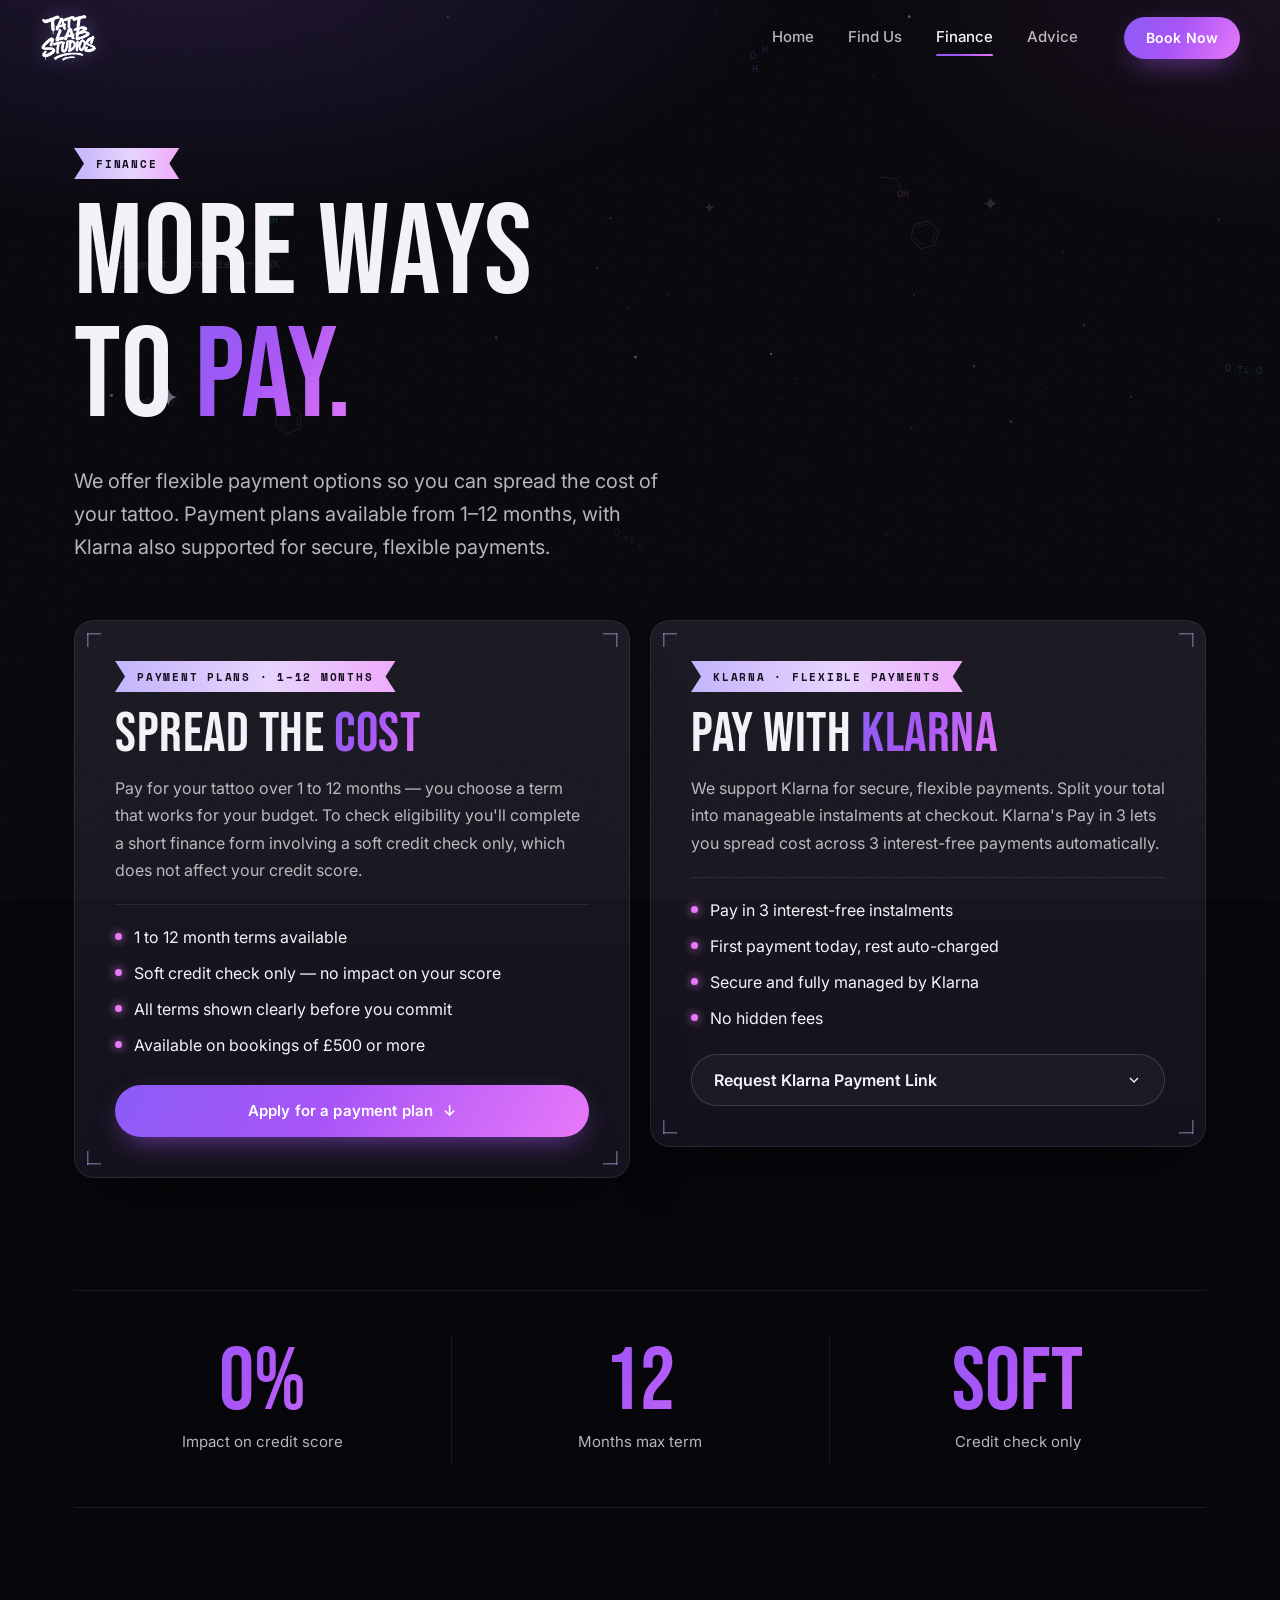
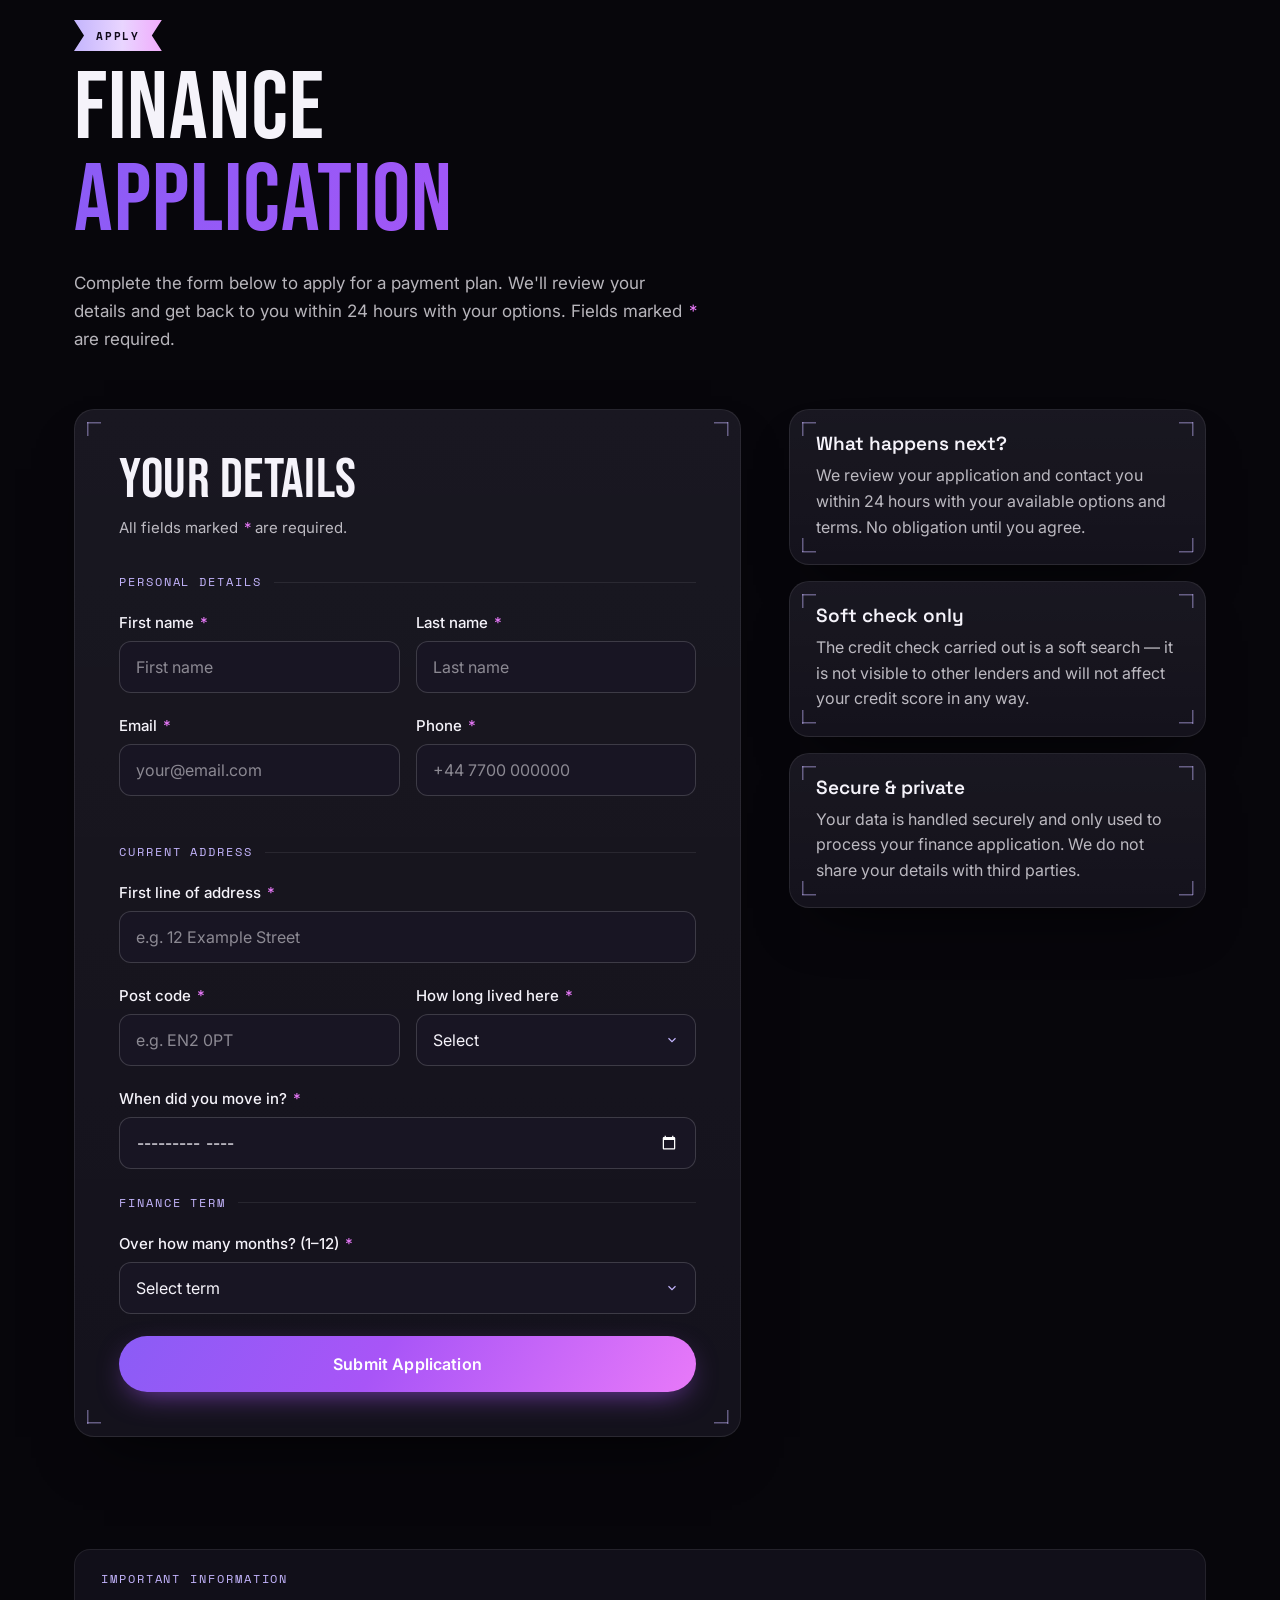
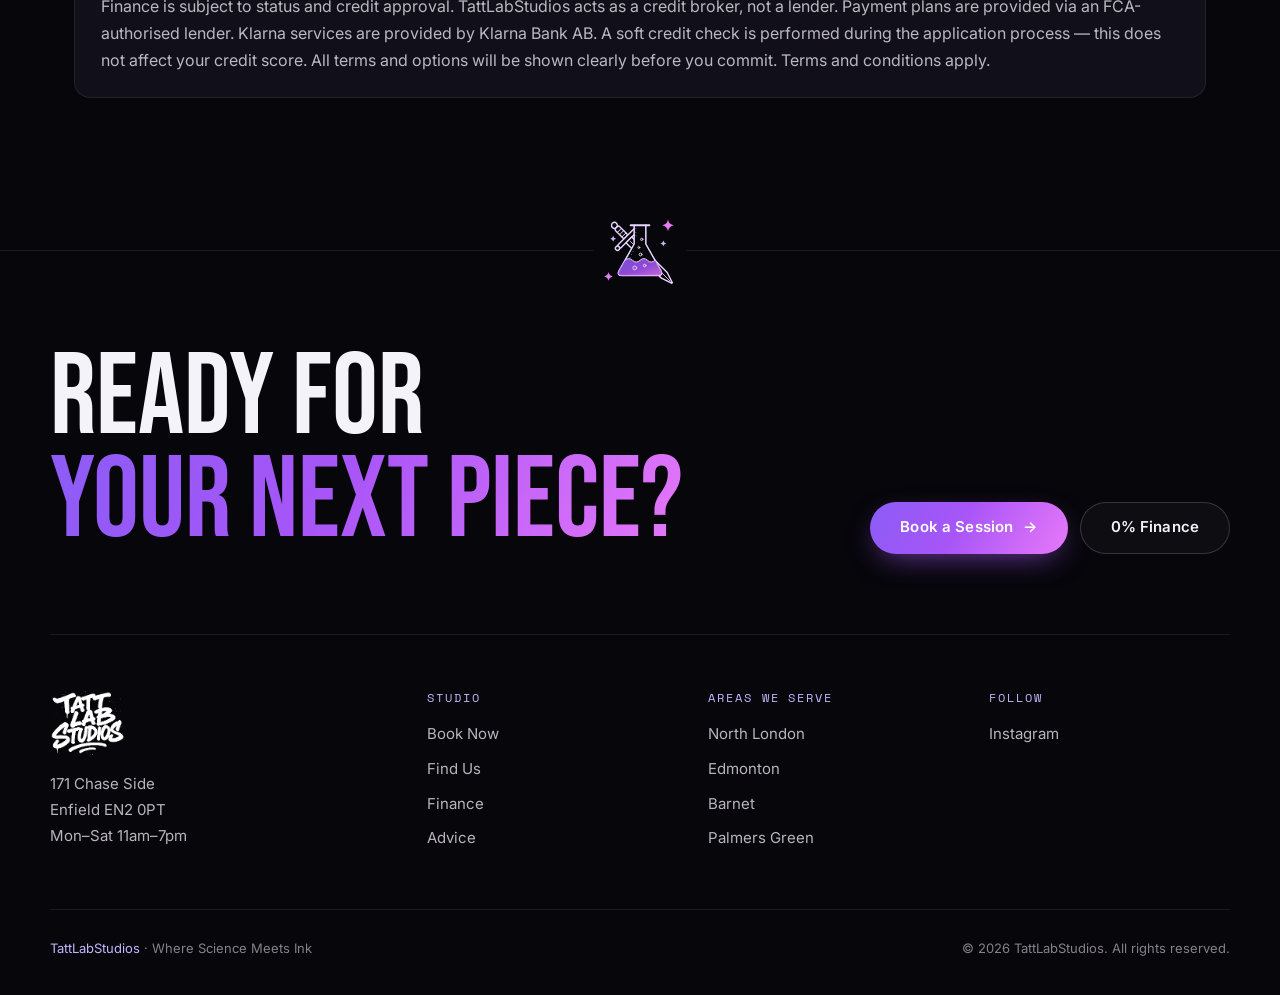
<file: finance.html>
<!DOCTYPE html>
<html lang="en-GB">
<head>
  <meta charset="UTF-8"/>
  <meta name="viewport" content="width=device-width, initial-scale=1.0"/>
  <title>Tattoo Finance & Payment Plans | TattLabStudios Enfield</title>
  <meta name="description" content="Spread the cost of your tattoo with 0% finance at TattLabStudios, Enfield. Klarna also available. Don't let budget hold back your dream tattoo — apply online today."/>
  <meta name="robots" content="index, follow"/>
  <link rel="canonical" href="https://www.tattlabstudios.co.uk/finance"/>
  <meta property="og:type" content="website"/>
  <meta property="og:title" content="Tattoo Finance & Payment Plans | TattLabStudios Enfield"/>
  <meta property="og:description" content="0% finance and Klarna available at TattLabStudios Enfield. Spread the cost of your tattoo — apply online today."/>
  <meta property="og:url" content="https://www.tattlabstudios.co.uk/finance"/>
  <meta property="og:image" content="https://www.tattlabstudios.co.uk/assets/logo.png"/>
  <meta name="twitter:card" content="summary"/>
  <link rel="icon" type="image/png" href="/assets/favicon-32.png"/>
  <link rel="preconnect" href="https://fonts.googleapis.com"/>
  <link rel="preconnect" href="https://fonts.gstatic.com" crossorigin/>
  <link href="https://fonts.googleapis.com/css2?family=Bebas+Neue&family=Inter:wght@400;500;600;700&family=Space+Grotesk:wght@500;600;700&family=Space+Mono:wght@400;700&display=swap" rel="stylesheet"/>
  <link rel="stylesheet" href="/shared.css?v=20261121d"/>
  <script>document.documentElement.classList.add('js')</script>
  <script src="/assets/site.js?v=20261121d" defer></script>
  <script src="/assets/lab-fx.js?v=20261121d" defer></script>
  <style>
    /* ══ FINANCE PAGE ═════════════════════════════════════════ */
    .fin-section {
      position: relative;
      z-index: 1;
      max-width: var(--max);
      margin: 0 auto;
      padding: 0 24px clamp(64px, 9vw, 112px);
    }

    .section-head { margin-bottom: clamp(32px, 5vw, 56px); }
    .section-head h2 {
      font-family: var(--font-cine); font-weight: 400; text-transform: uppercase;
      font-size: clamp(48px, 8vw, 96px); line-height: 0.9; letter-spacing: 0.01em;
      margin-top: 16px;
    }
    .section-head p { max-width: 640px; color: var(--text-dim); font-size: 17px; margin-top: 18px; }

    /* ── Option cards ── */
    .finance-info-grid {
      display: grid;
      grid-template-columns: repeat(2, minmax(0, 1fr));
      gap: 20px;
      align-items: start;
    }

    .fi-card { padding: clamp(24px, 4vw, 40px); }
    .fi-card .eyebrow-label { margin-bottom: 16px; }

    .fi-card h3 {
      font-family: var(--font-cine);
      font-weight: 400;
      text-transform: uppercase;
      font-size: clamp(40px, 5vw, 56px);
      line-height: 0.95;
      letter-spacing: 0.01em;
      margin-bottom: 14px;
    }

    .fi-card > p { font-size: 16px; color: var(--text-dim); line-height: 1.7; }

    .fi-card ul {
      list-style: none;
      margin-top: 20px;
      padding-top: 20px;
      border-top: 1px solid var(--line);
      display: flex;
      flex-direction: column;
      gap: 12px;
    }

    .fi-card ul li {
      display: flex;
      gap: 12px;
      align-items: flex-start;
      font-size: 16px;
      color: var(--text);
      line-height: 1.5;
    }

    .fi-card ul li .dot {
      flex-shrink: 0;
      width: 7px;
      height: 7px;
      border-radius: 50%;
      background: var(--accent-pink);
      margin-top: 8px;
      box-shadow: 0 0 10px var(--accent-pink);
    }

    /* Klarna request (toggle + small form) */
    .klarna-toggle {
      margin-top: 24px;
      width: 100%;
      min-height: 52px;
      padding: 0 22px;
      background: rgba(255,255,255,0.03);
      border: 1px solid var(--line-strong);
      border-radius: 999px;
      color: var(--text);
      font-family: var(--font-body);
      font-size: 16px;
      font-weight: 600;
      cursor: pointer;
      display: flex;
      align-items: center;
      justify-content: space-between;
      gap: 12px;
      text-align: left;
      transition: border-color 0.3s, background 0.3s, transform 0.35s var(--ease-cine);
    }
    .klarna-toggle:hover { border-color: rgba(255,255,255,0.4); background: rgba(255,255,255,0.07); }
    .klarna-toggle svg { flex-shrink: 0; transition: transform 0.35s var(--ease-cine); }

    .klarna-panel {
      margin-top: 14px;
      padding: 20px;
      background: var(--bg2);
      border: 1px solid var(--line);
      border-radius: 16px;
    }
    .klarna-panel .k-intro { font-size: 16px; color: var(--text-dim); margin-bottom: 18px; line-height: 1.6; }
    .k-row { display: grid; grid-template-columns: 1fr 1fr; gap: 0 12px; }
    .klarna-panel .form-field { margin-bottom: 16px; }

    .k-submit {
      display: flex; align-items: center; justify-content: center;
      width: 100%;
      min-height: 52px;
      padding: 0 22px;
      background: var(--grad);
      border: none;
      border-radius: 999px;
      color: #fff;
      font-family: var(--font-body);
      font-size: 16px;
      font-weight: 600;
      cursor: pointer;
      box-shadow: 0 10px 30px -12px rgba(168,85,247,0.7);
      transition: transform 0.35s var(--ease-cine), box-shadow 0.35s, opacity 0.25s;
    }
    .k-submit:hover { transform: translateY(-2px); box-shadow: 0 16px 40px -12px rgba(168,85,247,0.85); }
    .k-submit:disabled { opacity: 0.6; cursor: progress; transform: none; }

    .k-success { text-align: center; padding: 12px 0; color: var(--accent-cyan); }
    .k-success svg { margin: 0 auto 8px; }
    .k-success p { font-size: 16px; color: var(--text-dim); }

    /* ── Key facts band ── */
    .finance-highlight-inner {
      display: grid;
      grid-template-columns: repeat(3, minmax(0, 1fr));
      padding: clamp(28px, 4vw, 44px) 0;
      border-top: 1px solid var(--line);
      border-bottom: 1px solid var(--line);
    }
    .fh-stat { text-align: center; padding: 8px 16px; }
    .fh-stat + .fh-stat { border-left: 1px solid var(--line); }
    .fh-stat .val {
      font-family: var(--font-cine);
      font-size: clamp(56px, 7vw, 88px);
      line-height: 0.9;
      background: var(--grad);
      -webkit-background-clip: text;
      -webkit-text-fill-color: transparent;
      background-clip: text;
    }
    .fh-stat .lbl { font-size: 15px; color: var(--text-dim); margin-top: 8px; }

    /* ── Application ── */
    .finance-form-wrap {
      display: grid;
      grid-template-columns: minmax(0, 1.6fr) minmax(0, 1fr);
      gap: clamp(24px, 4vw, 48px);
      align-items: start;
    }

    .finance-aside { position: sticky; top: calc(var(--header-h) + 24px); display: grid; gap: 16px; }
    .fa-card { padding: 24px 26px; }
    .fa-card h4 {
      font-family: var(--font-display);
      font-size: 19px;
      font-weight: 600;
      color: var(--text);
      margin-bottom: 8px;
    }
    .fa-card p { font-size: 16px; color: var(--text-dim); line-height: 1.6; }

    .conditional-block {
      display: none;
      padding: 20px 20px 2px;
      background: var(--bg2);
      border: 1px solid var(--line);
      border-left: 2px solid var(--accent);
      border-radius: 14px;
      margin-bottom: 22px;
    }
    .conditional-block.visible { display: block; animation: condIn 0.6s var(--ease-cine) both; }
    .conditional-block .form-section-label { text-transform: none; letter-spacing: 0.02em; font-size: 15px; }
    .conditional-block .form-section-label::after { display: none; }
    @keyframes condIn { from { opacity: 0; transform: translateY(-8px); } to { opacity: 1; transform: none; } }

    /* ── Small print ── */
    .disclaimer-inner {
      padding: 22px 26px;
      border-radius: 16px;
      background: var(--surface);
      border: 1px solid var(--line);
      font-size: 16px;
      color: var(--text-dim);
      line-height: 1.7;
    }
    .disclaimer-inner h2 {
      font-family: var(--font-mono);
      font-size: 12px; font-weight: 400;
      letter-spacing: 0.16em; text-transform: uppercase;
      color: var(--accent-cyan);
      margin-bottom: 8px;
    }

    /* ── Form card ── */
    .form-card { padding: clamp(24px, 4vw, 44px); }

    .form-card > h3 {
      font-family: var(--font-cine);
      font-weight: 400;
      text-transform: uppercase;
      font-size: clamp(40px, 6vw, 56px);
      line-height: 0.95;
      letter-spacing: 0.01em;
      margin-bottom: 8px;
    }
    .form-card .form-sub { font-size: 15px; color: var(--text-dim); margin-bottom: 32px; }

    .form-section-label {
      display: flex; align-items: center; gap: 12px;
      font-family: var(--font-mono);
      font-size: 12px;
      letter-spacing: 0.16em;
      text-transform: uppercase;
      color: var(--accent-cyan);
      margin-bottom: 20px;
      padding: 0;
    }
    .form-section-label::after { content: ''; flex: 1; height: 1px; background: var(--line); }

    .section-divider { height: 0; margin: 12px 0 24px; }

    .form-row { display: grid; grid-template-columns: 1fr 1fr; gap: 0 16px; }
    .form-field { margin-bottom: 22px; min-width: 0; }

    .form-field label,
    .field-label {
      display: block;
      font-size: 15px;
      font-weight: 500;
      color: var(--text);
      margin-bottom: 8px;
      line-height: 1.4;
    }

    .form-field input:not([type="checkbox"]):not([type="radio"]):not([type="file"]),
    .form-field select,
    .form-field textarea {
      display: block;
      width: 100%;
      min-height: 52px;
      background: var(--surface-2);
      border: 1px solid var(--line-strong);
      border-radius: 12px;
      padding: 12px 16px;
      color: var(--text);
      font-size: 16px;
      font-family: var(--font-body);
      line-height: 1.4;
      outline: none;
      color-scheme: dark;
      transition: border-color 0.25s, box-shadow 0.25s, background 0.25s;
      appearance: none;
      -webkit-appearance: none;
    }
    .form-field input[type="date"]::-webkit-date-and-time-value { text-align: left; }

    .form-field select {
      background-image: url("data:image/svg+xml,%3Csvg xmlns='http://www.w3.org/2000/svg' width='14' height='14' fill='none' stroke='%23c4b5fd' stroke-width='2' viewBox='0 0 24 24'%3E%3Cpolyline points='6 9 12 15 18 9'/%3E%3C/svg%3E");
      background-repeat: no-repeat;
      background-position: right 16px center;
      padding-right: 44px;
    }

    .form-field input::placeholder,
    .form-field textarea::placeholder { color: var(--text-dimmer); opacity: 1; }

    .form-field input:not([type="checkbox"]):not([type="radio"]):not([type="file"]):hover,
    .form-field select:hover,
    .form-field textarea:hover { border-color: rgba(255,255,255,0.28); }

    .form-field input:not([type="checkbox"]):not([type="radio"]):not([type="file"]):focus,
    .form-field select:focus,
    .form-field textarea:focus {
      border-color: var(--accent);
      box-shadow: 0 0 0 4px var(--accent-soft), 0 0 24px -6px var(--glow);
    }

    .form-field select option { background: var(--surface-2); color: var(--text); }
    .form-field textarea { resize: vertical; min-height: 140px; line-height: 1.6; }

    /* ── Submit ── */
    .submit-btn {
      position: relative;
      display: flex; align-items: center; justify-content: center;
      width: 100%;
      min-height: 56px;
      padding: 0 24px;
      background: var(--grad);
      color: #fff;
      font-family: var(--font-body);
      font-size: 16px;
      font-weight: 600;
      letter-spacing: 0.01em;
      border: none;
      border-radius: 999px;
      cursor: pointer;
      box-shadow: 0 10px 30px -10px rgba(168,85,247,0.7);
      transition: box-shadow 0.35s, transform 0.35s var(--ease-cine), opacity 0.25s;
    }
    .submit-btn:hover { box-shadow: 0 16px 40px -10px rgba(168,85,247,0.85); transform: translateY(-2px); }
    .submit-btn:active { transform: scale(0.98); }
    .submit-btn:disabled { opacity: 0.6; cursor: progress; transform: none; }

    /* ── Success ── */
    .success-state { display: none; text-align: center; padding: 48px 8px; }
    .success-state .s-icon {
      width: 72px; height: 72px; border-radius: 50%;
      background: var(--accent-soft);
      border: 1px solid var(--accent);
      color: var(--accent-cyan);
      display: flex; align-items: center; justify-content: center;
      margin: 0 auto 24px;
      box-shadow: 0 0 40px -6px var(--glow);
    }
    .success-state h3 {
      font-family: var(--font-cine); font-weight: 400; text-transform: uppercase;
      font-size: clamp(40px, 6vw, 56px); line-height: 0.95; margin-bottom: 14px;
    }
    .success-state p { font-size: 16px; color: var(--text-dim); line-height: 1.7; }
    .success-state p a { color: var(--accent-cyan); text-decoration: none; }
    .success-state .btn-ghost { margin-top: 28px; }

    /* ── Required / optional / errors ── */
    .req { color: var(--accent-pink); margin-left: 2px; }
    .optional-label { font-size: 14px; font-weight: 400; color: var(--text-dim); margin-left: 4px; }

    .field-error { font-size: 15px; color: #fca5a5; margin-top: 6px; display: none; }
    .form-field.error input,
    .form-field.error textarea,
    .form-field.error select { border-color: #f87171 !important; }
    .form-field.error .field-error { display: block; }


    @media (max-width: 900px) {
      .finance-info-grid { grid-template-columns: minmax(0, 1fr); }
      .finance-form-wrap { grid-template-columns: minmax(0, 1fr); }
      .finance-aside { position: static; }
    }
    @media (max-width: 600px) {
      .fin-section { padding-left: 16px; padding-right: 16px; }
      .form-row, .k-row { grid-template-columns: minmax(0, 1fr); }
      .klarna-panel { padding: 18px 16px; }
      .finance-highlight-inner { grid-template-columns: minmax(0, 1fr); padding: 8px 0; }
      .fh-stat { padding: 20px 8px; }
      .fh-stat + .fh-stat { border-left: none; border-top: 1px solid var(--line); }
      .fa-card { padding: 22px 20px; }
      .disclaimer-inner { padding: 20px; }
    }
  </style>
</head>
<body>
  <a class="skip-link" href="#main">Skip to content</a>

  <!--HEADER:START-->
  <header class="site-header" id="siteHeader">
    <a href="/" class="brand" aria-label="TattLabStudios home"><img src="/assets/logo-transparent.png?v=1" alt="TattLabStudios"/></a>
    <nav class="site-nav" aria-label="Main">
      <a href="/">Home</a>
      <a href="/where-are-we">Find Us</a>
      <a href="/finance" aria-current="page">Finance</a>
      <a href="/blog">Advice</a>
    </nav>
    <a href="/contact" class="btn-primary btn-sm header-cta">Book Now</a>
    <button class="menu-toggle" type="button" aria-expanded="false" aria-controls="mobileMenu" aria-label="Open menu"><span></span><span></span></button>
  </header>
  <div class="mobile-menu" id="mobileMenu" aria-hidden="true">
    <nav aria-label="Mobile">
      <a href="/"><small>01</small>Home</a>
      <a href="/contact"><small>02</small>Book Now</a>
      <a href="/where-are-we"><small>03</small>Find Us</a>
      <a href="/finance" aria-current="page"><small>04</small>Finance</a>
      <a href="/blog"><small>05</small>Advice</a>
    </nav>
    <div class="mm-foot">
      171 Chase Side, Enfield EN2 0PT<br/>
      Mon–Sat 11am–7pm · Sun closed<br/>
      <a href="https://instagram.com/tattlabstudios" target="_blank" rel="noopener">@tattlabstudios</a>
    </div>
  </div>
  <!--HEADER:END-->

  <main id="main">

    <section class="page-hero" data-lab-fx="lite">
      <span class="eyebrow-label" data-reveal="fade">Finance</span>
      <h1 data-reveal-lines>
        <span class="line"><span>More ways</span></span>
        <span class="line" style="--d:.1s"><span>to <span class="grad-text">pay.</span></span></span>
      </h1>
      <p class="lead" data-reveal style="--d:.25s">We offer flexible payment options so you can spread the cost of your tattoo. Payment plans available from 1–12 months, with Klarna also supported for secure, flexible payments.</p>
    </section>

    <!-- Payment options -->
    <section class="fin-section finance-info" aria-label="Payment options">
      <div class="finance-info-grid">

        <div class="fi-card glass-card" data-reveal>
          <span class="eyebrow-label">Payment plans · 1–12 months</span>
          <h3>Spread the <span class="grad-text">cost</span></h3>
          <p>Pay for your tattoo over 1 to 12 months — you choose a term that works for your budget. To check eligibility you'll complete a short finance form involving a soft credit check only, which does not affect your credit score.</p>
          <ul>
            <li><span class="dot"></span>1 to 12 month terms available</li>
            <li><span class="dot"></span>Soft credit check only — no impact on your score</li>
            <li><span class="dot"></span>All terms shown clearly before you commit</li>
            <li><span class="dot"></span>Available on bookings of £500 or more</li>
          </ul>
          <a href="#apply" class="btn-primary" style="margin-top:28px;width:100%;">Apply for a payment plan <span class="btn-arrow">↓</span></a>
        </div>

        <div class="fi-card glass-card" data-reveal style="--d:.12s">
          <span class="eyebrow-label">Klarna · Flexible payments</span>
          <h3>Pay with <span class="grad-text">Klarna</span></h3>
          <p>We support Klarna for secure, flexible payments. Split your total into manageable instalments at checkout. Klarna's Pay in 3 lets you spread cost across 3 interest-free payments automatically.</p>
          <ul>
            <li><span class="dot"></span>Pay in 3 interest-free instalments</li>
            <li><span class="dot"></span>First payment today, rest auto-charged</li>
            <li><span class="dot"></span>Secure and fully managed by Klarna</li>
            <li><span class="dot"></span>No hidden fees</li>
          </ul>

          <button type="button" id="klarnaToggle" class="klarna-toggle" onclick="toggleKlarna()" aria-controls="klarnaForm">
            <span>Request Klarna Payment Link</span>
            <svg id="klarnaChevron" width="16" height="16" fill="none" stroke="currentColor" stroke-width="2" viewBox="0 0 24 24" aria-hidden="true"><polyline points="6 9 12 15 18 9"/></svg>
          </button>

          <div id="klarnaForm" class="klarna-panel" style="display:none;">
            <p class="k-intro">Leave your details and we'll send you a Klarna payment link directly.</p>
            <form id="klarnaRequestForm" novalidate>
              <div class="k-row">
                <div class="form-field" id="kf-fname">
                  <label for="k-in-fname">First name <span class="req">*</span></label>
                  <input type="text" id="k-in-fname" name="kfname" placeholder="First name" autocomplete="given-name"/>
                  <div class="field-error">Required</div>
                </div>
                <div class="form-field" id="kf-lname">
                  <label for="k-in-lname">Last name <span class="req">*</span></label>
                  <input type="text" id="k-in-lname" name="klname" placeholder="Last name" autocomplete="family-name"/>
                  <div class="field-error">Required</div>
                </div>
              </div>
              <div class="form-field" id="kf-phone">
                <label for="k-in-phone">Contact number <span class="req">*</span></label>
                <input type="tel" id="k-in-phone" name="kphone" placeholder="+44 7700 000000" autocomplete="tel"/>
                <div class="field-error">Required</div>
              </div>
              <button type="submit" id="klarnaSubmitBtn" class="k-submit">Send Request</button>
            </form>
            <div id="klarnaSuccess" class="k-success" style="display:none;" role="status">
              <svg width="28" height="28" fill="none" stroke="currentColor" stroke-width="1.8" viewBox="0 0 24 24" aria-hidden="true"><polyline points="20 6 9 17 4 12"/></svg>
              <p>Got it — we'll send your Klarna link shortly.</p>
            </div>
          </div>
        </div>

      </div>
    </section>

    <!-- Key facts -->
    <section class="fin-section finance-highlight" aria-label="Key facts">
      <div class="finance-highlight-inner" data-reveal>
        <div class="fh-stat">
          <div class="val">0%</div>
          <div class="lbl">Impact on credit score</div>
        </div>
        <div class="fh-stat">
          <div class="val">12</div>
          <div class="lbl">Months max term</div>
        </div>
        <div class="fh-stat">
          <div class="val">Soft</div>
          <div class="lbl">Credit check only</div>
        </div>
      </div>
    </section>

    <!-- Application form -->
    <section class="fin-section finance-form-section" id="apply">
      <div class="section-head">
        <div data-reveal-lines>
          <span class="eyebrow-label">Apply</span>
          <h2>
            <span class="line"><span>Finance</span></span>
            <span class="line" style="--d:.1s"><span class="grad-text">application</span></span>
          </h2>
        </div>
        <p class="form-intro" data-reveal style="--d:.2s">Complete the form below to apply for a payment plan. We'll review your details and get back to you within 24 hours with your options. Fields marked <span class="req">*</span> are required.</p>
      </div>

      <div class="finance-form-wrap">
        <!-- Form -->
        <div class="form-card glass-card" data-reveal>
          <h3>Your details</h3>
          <p class="form-sub">All fields marked <span class="req" aria-hidden="true">*</span> are required.</p>

          <form id="financeForm" novalidate>

            <p class="form-section-label">Personal details</p>
            <div class="form-row">
              <div class="form-field" id="ff-fname">
                <label for="fin-fname">First name <span class="req">*</span></label>
                <input type="text" id="fin-fname" name="fname" placeholder="First name" autocomplete="given-name"/>
                <div class="field-error">Required</div>
              </div>
              <div class="form-field" id="ff-lname">
                <label for="fin-lname">Last name <span class="req">*</span></label>
                <input type="text" id="fin-lname" name="lname" placeholder="Last name" autocomplete="family-name"/>
                <div class="field-error">Required</div>
              </div>
            </div>

            <div class="form-row">
              <div class="form-field" id="ff-email">
                <label for="fin-email">Email <span class="req">*</span></label>
                <input type="email" id="fin-email" name="email" placeholder="your@email.com" autocomplete="email"/>
                <div class="field-error">Valid email required</div>
              </div>
              <div class="form-field" id="ff-phone">
                <label for="fin-phone">Phone <span class="req">*</span></label>
                <input type="tel" id="fin-phone" name="phone" placeholder="+44 7700 000000" autocomplete="tel"/>
                <div class="field-error">Required</div>
              </div>
            </div>

            <div class="section-divider"></div>
            <p class="form-section-label">Current address</p>

            <div class="form-field" id="ff-addr1">
              <label for="fin-addr1">First line of address <span class="req">*</span></label>
              <input type="text" id="fin-addr1" name="addr1" placeholder="e.g. 12 Example Street" autocomplete="address-line1"/>
              <div class="field-error">Required</div>
            </div>

            <div class="form-row">
              <div class="form-field" id="ff-postcode">
                <label for="fin-postcode">Post code <span class="req">*</span></label>
                <input type="text" id="fin-postcode" name="postcode" placeholder="e.g. EN2 0PT" autocomplete="postal-code"/>
                <div class="field-error">Required</div>
              </div>
              <div class="form-field" id="ff-lived">
                <label for="fin-lived">How long lived here <span class="req">*</span></label>
                <select id="fin-lived" name="lived_here">
                  <option value="" disabled selected>Select</option>
                  <option value="under6m">Under 6 months</option>
                  <option value="6m-1y">6 months – 1 year</option>
                  <option value="1-2y">1 – 2 years</option>
                  <option value="2-3y">2 – 3 years</option>
                  <option value="3y+">3+ years</option>
                </select>
                <div class="field-error">Required</div>
              </div>
            </div>

            <div class="form-field" id="ff-movein">
              <label for="fin-movein">When did you move in? <span class="req">*</span></label>
              <input type="month" id="fin-movein" name="movein"/>
              <div class="field-error">Required</div>
            </div>

            <!-- Conditional: previous address if under 3 years -->
            <div class="conditional-block" id="prevAddrBlock">
              <p class="form-section-label">Previous address (if less than 3 years at current address)</p>

              <div class="form-field">
                <label for="fin-prev-addr">Previous address <span class="optional-label">(if applicable)</span></label>
                <input type="text" id="fin-prev-addr" name="prev_addr" placeholder="First line of previous address"/>
              </div>

              <div class="form-field">
                <label for="fin-prev-movein">When did you move into previous address? <span class="optional-label">(if applicable)</span></label>
                <input type="month" id="fin-prev-movein" name="prev_movein"/>
              </div>
            </div>

            <div class="section-divider"></div>
            <p class="form-section-label">Finance term</p>

            <div class="form-field" id="ff-months">
              <label for="fin-months">Over how many months? (1–12) <span class="req">*</span></label>
              <select id="fin-months" name="months">
                <option value="" disabled selected>Select term</option>
                <option value="1">1 month</option>
                <option value="2">2 months</option>
                <option value="3">3 months</option>
                <option value="4">4 months</option>
                <option value="5">5 months</option>
                <option value="6">6 months</option>
                <option value="7">7 months</option>
                <option value="8">8 months</option>
                <option value="9">9 months</option>
                <option value="10">10 months</option>
                <option value="11">11 months</option>
                <option value="12">12 months</option>
              </select>
              <div class="field-error">Please select a term</div>
            </div>

            <button type="submit" class="submit-btn">Submit Application</button>

          </form>

          <div class="success-state" id="finSuccessState" role="status">
            <div class="s-icon">
              <svg width="32" height="32" fill="none" stroke="currentColor" stroke-width="1.8" viewBox="0 0 24 24" aria-hidden="true"><polyline points="20 6 9 17 4 12"/></svg>
            </div>
            <h3>Application received.</h3>
            <p>We'll review your details and be in touch within 24 hours with your available options.<br/><br/>No commitment until you've reviewed and agreed the terms.</p>
            <a href="/" class="btn-ghost">← Back to home</a>
          </div>
        </div>

        <!-- Reassurance -->
        <aside class="finance-aside" aria-label="About your application">
          <div class="fa-card glass-card" data-reveal style="--d:.12s">
            <h4>What happens next?</h4>
            <p>We review your application and contact you within 24 hours with your available options and terms. No obligation until you agree.</p>
          </div>
          <div class="fa-card glass-card" data-reveal style="--d:.22s">
            <h4>Soft check only</h4>
            <p>The credit check carried out is a soft search — it is not visible to other lenders and will not affect your credit score in any way.</p>
          </div>
          <div class="fa-card glass-card" data-reveal style="--d:.32s">
            <h4>Secure &amp; private</h4>
            <p>Your data is handled securely and only used to process your finance application. We do not share your details with third parties.</p>
          </div>
        </aside>
      </div>
    </section>

    <!-- Disclaimer -->
    <section class="fin-section disclaimer" aria-label="Important information">
      <div class="disclaimer-inner" data-reveal="fade">
        <h2>Important information</h2>
        Finance is subject to status and credit approval. TattLabStudios acts as a credit broker, not a lender. Payment plans are provided via an FCA-authorised lender. Klarna services are provided by Klarna Bank AB. A soft credit check is performed during the application process — this does not affect your credit score. All terms and options will be shown clearly before you commit. Terms and conditions apply.
      </div>
    </section>

  </main>

  <!--FOOTER:START-->
  <footer>
    <div class="footer-cta">
      <h2>Ready for<br/><span class="grad-text">your next piece?</span></h2>
      <div class="fc-actions">
        <a href="/contact" class="btn-primary">Book a Session <span class="btn-arrow">→</span></a>
        <a href="/finance" class="btn-ghost">0% Finance</a>
      </div>
    </div>
    <div class="footer-inner">
      <div class="footer-col">
        <img src="/assets/logo-transparent.png?v=1" alt="TattLabStudios" class="footer-logo"/>
        <p>171 Chase Side<br/>Enfield EN2 0PT<br/>Mon–Sat 11am–7pm</p>
      </div>
      <div class="footer-col">
        <h4>Studio</h4>
        <a href="/contact">Book Now</a>
        <a href="/where-are-we">Find Us</a>
        <a href="/finance">Finance</a>
        <a href="/blog">Advice</a>
      </div>
      <div class="footer-col">
        <h4>Areas We Serve</h4>
        <a href="/tattoo-studio-north-london">North London</a>
        <a href="/tattoo-studio-edmonton">Edmonton</a>
        <a href="/tattoo-studio-barnet">Barnet</a>
        <a href="/tattoo-studio-palmers-green">Palmers Green</a>
      </div>
      <div class="footer-col">
        <h4>Follow</h4>
        <a href="https://instagram.com/tattlabstudios" target="_blank" rel="noopener">Instagram</a>
      </div>
    </div>
    <div class="footer-bottom">
      <span><span class="f-accent">TattLabStudios</span> · Where Science Meets Ink</span>
      <span>© 2026 TattLabStudios. All rights reserved.</span>
    </div>
  </footer>
  <!--FOOTER:END-->

  <script>
    // Klarna dropdown toggle
    function toggleKlarna() {
      const form = document.getElementById('klarnaForm');
      const chevron = document.getElementById('klarnaChevron');
      const open = form.style.display === 'block';
      form.style.display = open ? 'none' : 'block';
      chevron.style.transform = open ? '' : 'rotate(180deg)';
    }

    // Klarna form submit
    document.getElementById('klarnaRequestForm').addEventListener('submit', function(e) {
      e.preventDefault();
      let valid = true;
      [['kf-fname','kfname'],['kf-lname','klname'],['kf-phone','kphone']].forEach(([id, name]) => {
        const el = this.querySelector('[name="' + name + '"]');
        document.getElementById(id).classList.toggle('error', !el.value.trim());
        if (!el.value.trim()) valid = false;
      });
      if (!valid) return;
      const btn = document.getElementById('klarnaSubmitBtn');
      btn.textContent = 'Sending...'; btn.disabled = true;
      fetch('/submit-klarna', { method: 'POST', body: new FormData(this) })
        .then(r => r.ok ? r.json() : Promise.reject())
        .then(() => {
          document.getElementById('klarnaRequestForm').style.display = 'none';
          document.getElementById('klarnaSuccess').style.display = 'block';
        })
        .catch(() => { btn.textContent = 'Send Request'; btn.disabled = false; alert('Something went wrong — please try again.'); });
    });

    // Show/hide previous address block based on tenure selection
    document.querySelector('[name="lived_here"]').addEventListener('change', function() {
      const short = ['under6m','6m-1y','1-2y','2-3y'].includes(this.value);
      document.getElementById('prevAddrBlock').classList.toggle('visible', short);
    });

    // Form submit
    document.getElementById('financeForm').addEventListener('submit', function(e) {
      e.preventDefault();
      let valid = true;

      const required = [
        { id: 'ff-fname',    name: 'fname' },
        { id: 'ff-lname',    name: 'lname' },
        { id: 'ff-email',    name: 'email' },
        { id: 'ff-phone',    name: 'phone' },
        { id: 'ff-addr1',    name: 'addr1' },
        { id: 'ff-postcode', name: 'postcode' },
        { id: 'ff-lived',    name: 'lived_here' },
        { id: 'ff-movein',   name: 'movein' },
        { id: 'ff-months',   name: 'months' },
      ];

      required.forEach(f => document.getElementById(f.id).classList.remove('error'));

      required.forEach(f => {
        const el = this.querySelector('[name="' + f.name + '"]');
        if (!el || !el.value.trim()) {
          document.getElementById(f.id).classList.add('error');
          valid = false;
        }
      });

      const email = this.querySelector('[name="email"]');
      if (email.value.trim() && !/^[^\s@]+@[^\s@]+\.[^\s@]+$/.test(email.value.trim())) {
        document.getElementById('ff-email').classList.add('error');
        valid = false;
      }

      if (!valid) return;

      const btn = this.querySelector('.submit-btn');
      btn.textContent = 'Submitting...';
      btn.disabled = true;

      fetch('/submit-finance', { method: 'POST', body: new FormData(this) })
        .then(r => r.ok ? r.json() : Promise.reject())
        .then(() => {
          document.getElementById('financeForm').style.display = 'none';
          document.getElementById('finSuccessState').style.display = 'block';
        })
        .catch(() => {
          btn.textContent = 'Submit Application';
          btn.disabled = false;
          alert('Something went wrong — please try again.');
        });
    });
  </script>
</body>
</html>
</file>
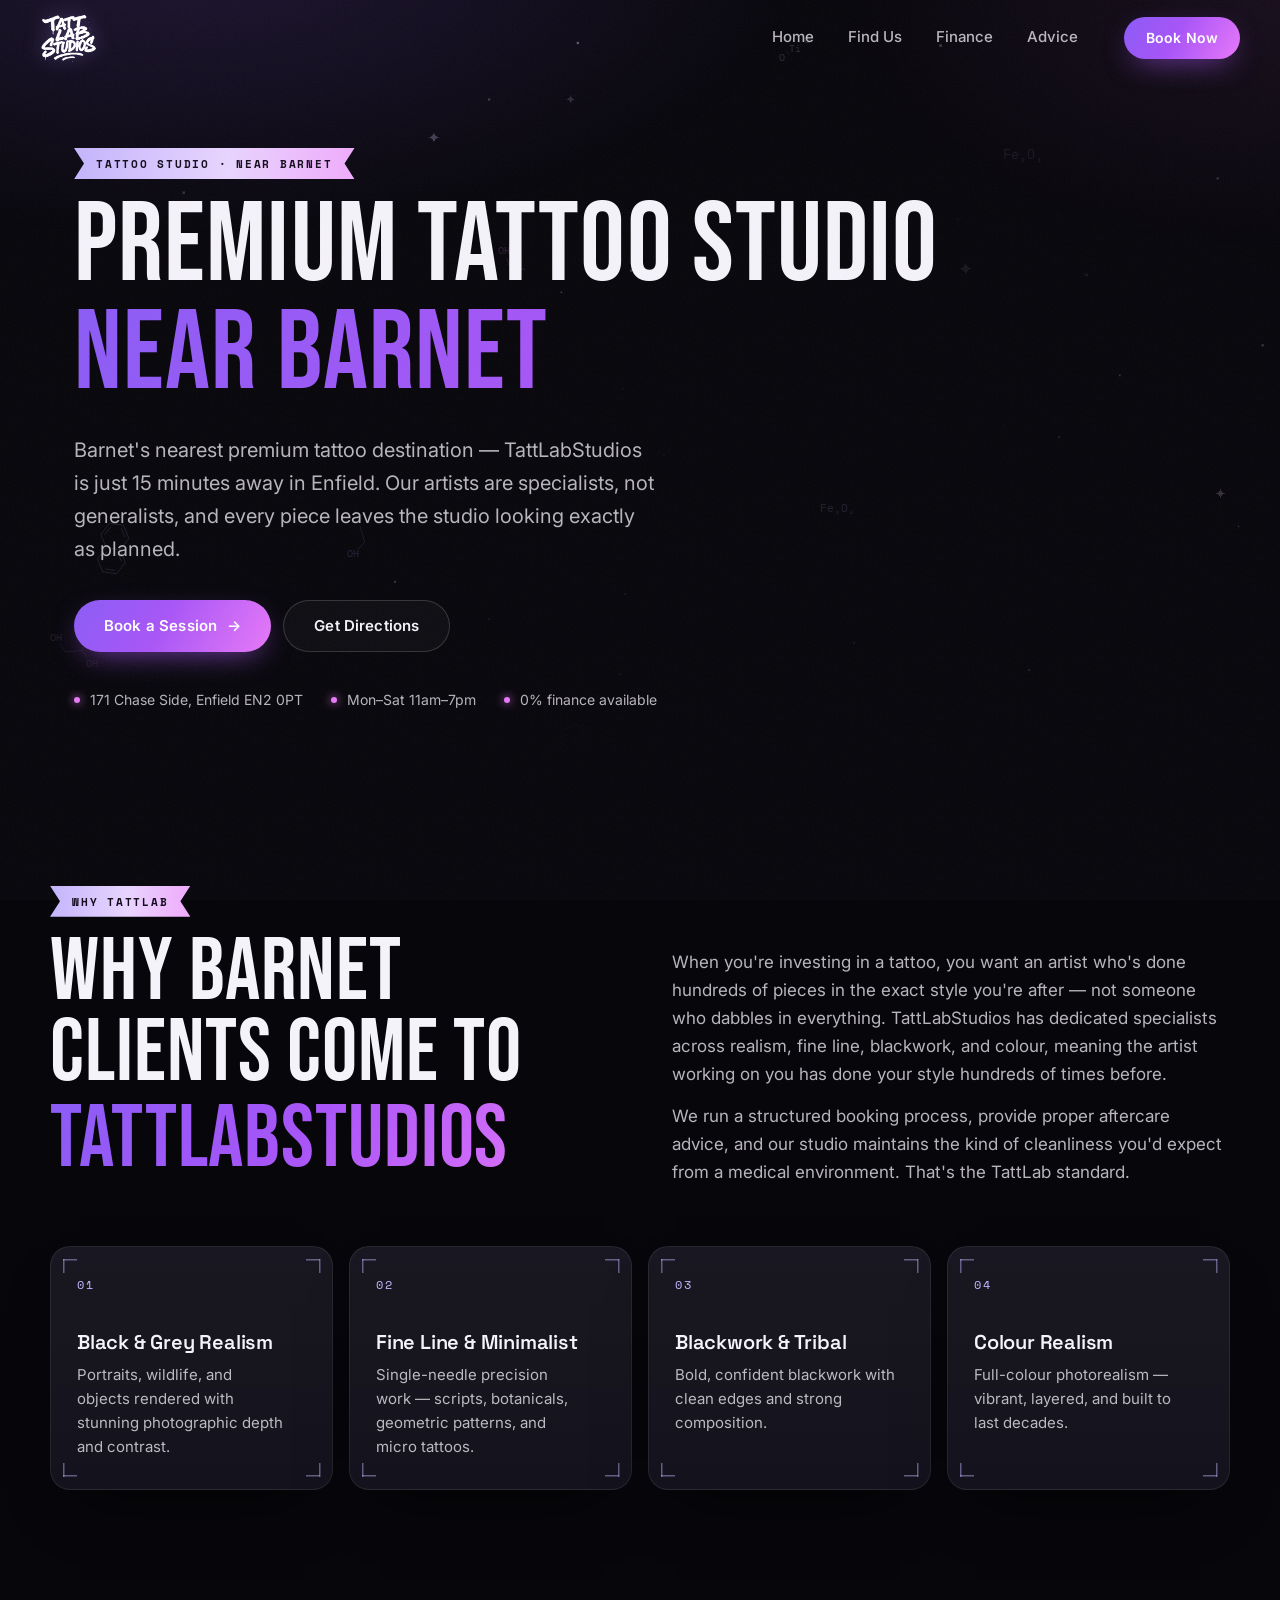
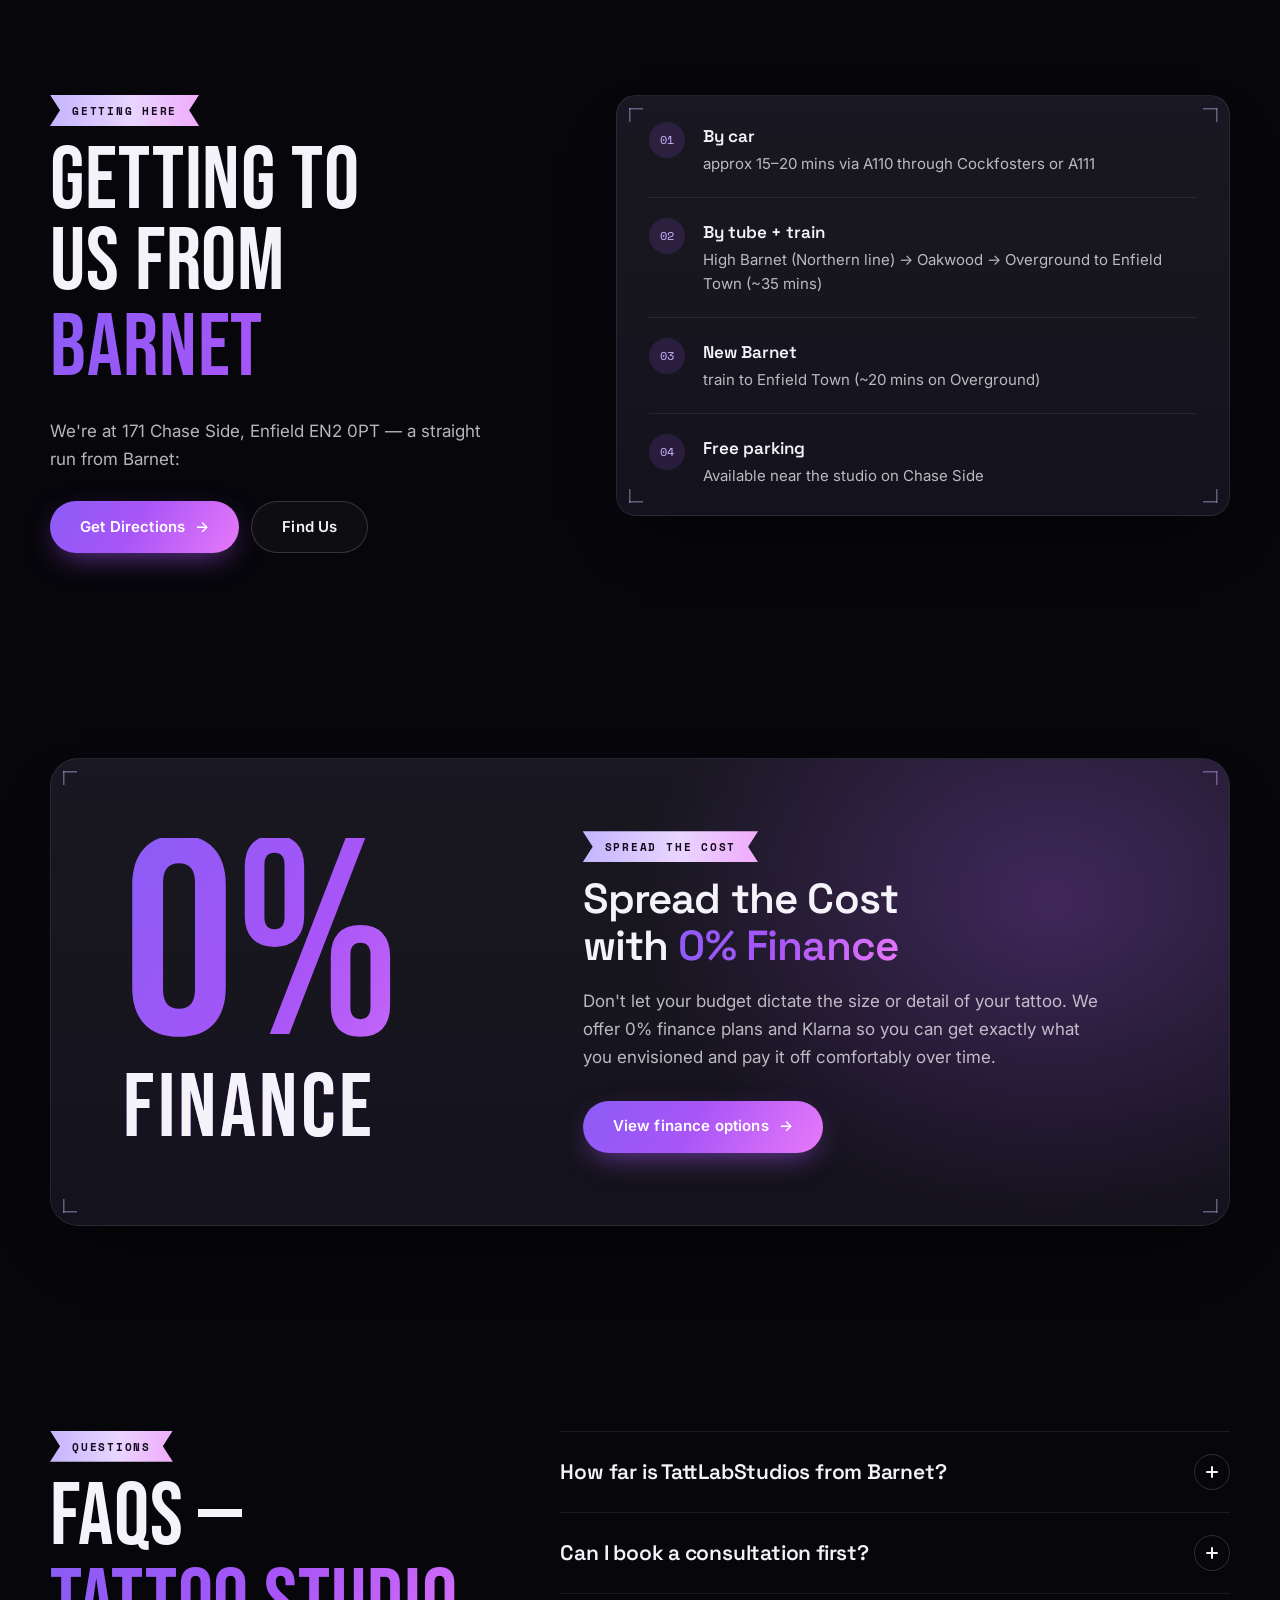
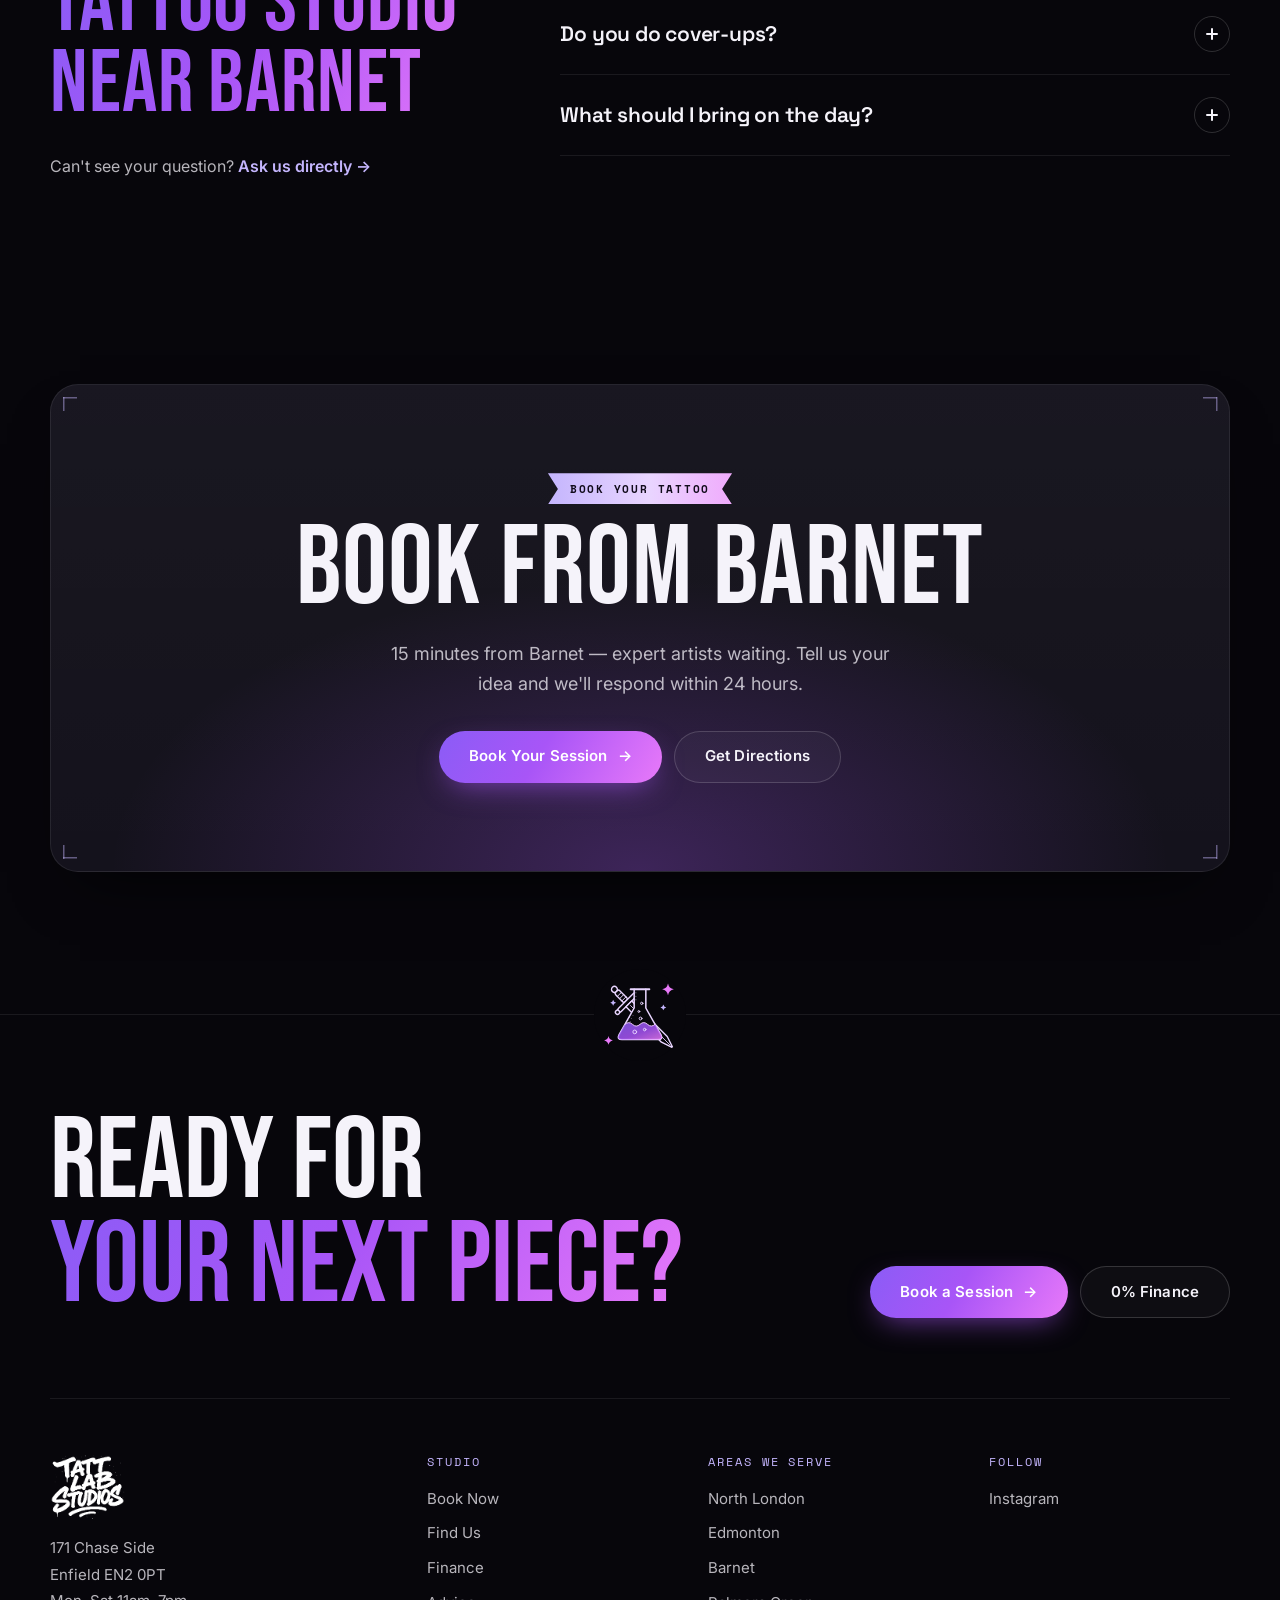
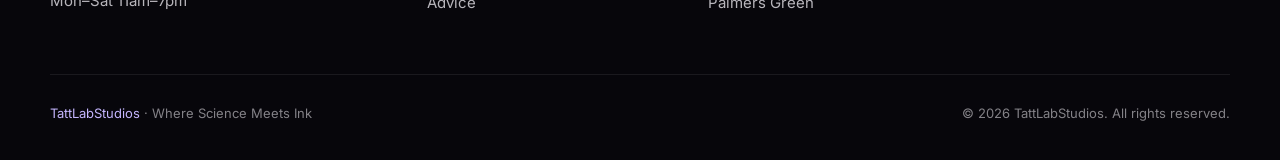
<file: tattoo-studio-barnet.html>
<!DOCTYPE html>
<html lang="en-GB">
<head>
  <meta charset="UTF-8"/>
  <meta name="viewport" content="width=device-width, initial-scale=1.0"/>
  <title>Tattoo Studio near Barnet | TattLabStudios Enfield</title>
  <meta name="description" content="Looking for a tattoo studio near Barnet? TattLabStudios in Enfield is just 15 minutes away. Expert artists across all styles. 0% finance available. Book online."/>
  <meta name="keywords" content="tattoo studio Barnet, tattoo artists Barnet, tattoo shop near Barnet, tattoo near Barnet London, best tattoo Barnet"/>
  <meta name="robots" content="index, follow"/>
  <link rel="canonical" href="https://www.tattlabstudios.co.uk/tattoo-studio-barnet"/>
  <meta property="og:type" content="website"/>
  <meta property="og:title" content="Tattoo Studio near Barnet | TattLabStudios"/>
  <meta property="og:description" content="Just 15 minutes from Barnet — TattLabStudios in Enfield. Expert artists, all styles, 0% finance. Book online."/>
  <meta property="og:url" content="https://www.tattlabstudios.co.uk/tattoo-studio-barnet"/>
  <meta property="og:image" content="https://www.tattlabstudios.co.uk/assets/logo.png"/>
  <meta name="twitter:card" content="summary"/>
  <link rel="icon" type="image/png" href="/assets/favicon-32.png"/>
  <link rel="preconnect" href="https://fonts.googleapis.com"/>
  <link rel="preconnect" href="https://fonts.gstatic.com" crossorigin/>
  <link href="https://fonts.googleapis.com/css2?family=Bebas+Neue&family=Inter:wght@400;500;600;700&family=Space+Grotesk:wght@500;600;700&family=Space+Mono:wght@400;700&display=swap" rel="stylesheet"/>
  <link rel="stylesheet" href="/shared.css?v=20261121d"/>
  <script>document.documentElement.classList.add('js')</script>
  <script src="/assets/site.js?v=20261121d" defer></script>
  <script src="/assets/lab-fx.js?v=20261121d" defer></script>
  <style>
    /* ══ LOCATION LANDING PAGES ═════════════════════════════════
       Shared template: hero · why us · getting here · finance · FAQ · book */

    /* Line-mask stagger for split headings */
    [data-reveal-lines] .line:nth-child(2) > span { --d: .1s; }
    [data-reveal-lines] .line:nth-child(3) > span { --d: .2s; }

    /* ── Hero ── */
    .lp-hero { padding-bottom: clamp(40px, 6vw, 72px); }
    .lp-hero h1 { font-size: clamp(52px, 9vw, 112px); }
    .lp-hero .lead { max-width: 640px; }
    .hero-ctas { display: flex; gap: 12px; flex-wrap: wrap; margin-top: 34px; }
    .hero-facts {
      display: flex; flex-wrap: wrap; gap: 10px 28px;
      margin-top: 36px; list-style: none;
      font-size: 14px; color: var(--text-dim);
    }
    .hero-facts li { display: flex; align-items: center; gap: 10px; }
    .hero-facts li::before {
      content: ''; width: 6px; height: 6px; border-radius: 50%; flex-shrink: 0;
      background: var(--accent-pink); box-shadow: 0 0 10px var(--accent-pink);
    }

    /* ── Sections ── */
    .lp-section { position: relative; z-index: 1; padding: clamp(56px, 8vw, 104px) 24px; }
    .lp-inner { max-width: var(--max); margin: 0 auto; }
    .sec-title {
      font-family: var(--font-cine); font-weight: 400; text-transform: uppercase;
      font-size: clamp(44px, 7vw, 88px); line-height: 0.92; letter-spacing: 0.01em;
      margin-top: 16px;
    }

    /* ── Why us ── */
    .intro-grid {
      display: grid; grid-template-columns: 1fr 1fr; gap: clamp(24px, 5vw, 72px);
      align-items: end; margin-bottom: clamp(36px, 5vw, 60px);
    }
    .intro-copy p { color: var(--text-dim); font-size: 17px; }
    .intro-copy p + p { margin-top: 14px; }

    .svc-grid { display: grid; grid-template-columns: repeat(4, 1fr); gap: 16px; }
    .svc-card { position: relative; overflow: hidden; padding: 28px 26px 30px; }
    .svc-card::before {
      content: ''; position: absolute; left: 0; top: 0; width: 100%; height: 2px;
      background: var(--grad);
      transform: scaleX(0); transform-origin: left;
      transition: transform 0.7s var(--ease-cine);
    }
    .svc-card:hover::before { transform: scaleX(1); }
    .svc-num {
      display: block; margin-bottom: 36px;
      font-family: var(--font-mono); font-size: 12px; letter-spacing: 0.16em;
      color: var(--accent-cyan);
    }
    .svc-card h3 { font-size: 20px; font-weight: 600; letter-spacing: -0.01em; margin-bottom: 10px; }
    .svc-card p { color: var(--text-dim); font-size: 15px; line-height: 1.6; }

    /* ── Getting here ── */
    .route-grid {
      display: grid; grid-template-columns: 0.9fr 1.1fr; gap: clamp(28px, 5vw, 72px);
      align-items: start;
    }
    .route-intro { color: var(--text-dim); font-size: 17px; margin: 22px 0 28px; max-width: 460px; }
    .route-actions { display: flex; gap: 12px; flex-wrap: wrap; }
    .route-list { list-style: none; padding: 6px clamp(20px, 3vw, 32px); border-radius: 22px; }
    .route-list li {
      display: grid; grid-template-columns: auto 1fr; column-gap: 18px; row-gap: 2px;
      padding: 20px 0; border-bottom: 1px solid var(--line);
    }
    .route-list li:last-child { border-bottom: none; }
    .route-num {
      grid-row: span 2;
      width: 36px; height: 36px; border-radius: 50%;
      display: grid; place-items: center;
      background: var(--accent-soft); color: var(--accent-cyan);
      font-family: var(--font-mono); font-size: 12px;
    }
    .route-list strong { font-family: var(--font-display); font-size: 17px; font-weight: 600; color: var(--text); }
    .route-detail { color: var(--text-dim); font-size: 15px; }

    /* ── Finance ── */
    .finance-feature {
      position: relative; overflow: hidden;
      display: grid; grid-template-columns: 0.8fr 1.2fr; gap: clamp(28px, 6vw, 80px); align-items: center;
      padding: clamp(32px, 6vw, 72px);
      border-radius: 28px;
    }
    .finance-feature::before {
      content: ''; position: absolute; inset: -40% -20% auto auto; width: 70%; height: 140%;
      background: radial-gradient(closest-side, var(--glow), transparent);
      pointer-events: none;
    }
    .big-zero {
      font-family: var(--font-cine);
      font-size: clamp(140px, 22vw, 280px); line-height: 0.8;
      background: var(--grad);
      -webkit-background-clip: text; -webkit-text-fill-color: transparent; background-clip: text;
    }
    .big-zero small {
      display: block; margin-top: 12px;
      font-size: 0.32em; letter-spacing: 0.04em;
      -webkit-text-fill-color: var(--text);
    }
    .finance-copy { position: relative; }
    .finance-copy h2 { font-size: clamp(28px, 3.6vw, 42px); font-weight: 600; letter-spacing: -0.02em; margin: 14px 0 18px; }
    .finance-copy p { color: var(--text-dim); font-size: 17px; margin-bottom: 30px; max-width: 520px; }

    /* ── FAQ accordion ── */
    .faq-grid {
      display: grid; grid-template-columns: 0.8fr 1.2fr; gap: clamp(28px, 5vw, 72px);
      align-items: start;
    }
    .faq-aside { position: sticky; top: calc(var(--header-h) + 24px); }
    .faq-aside p { color: var(--text-dim); font-size: 16px; margin-top: 22px; }
    .faq-aside p a { color: var(--accent-cyan); font-weight: 600; text-decoration: none; }
    .faq-aside p a:hover { color: var(--text); }
    .faq-list { border-top: 1px solid var(--line); }
    .faq-item { border-bottom: 1px solid var(--line); }
    .faq-item summary {
      display: flex; align-items: center; justify-content: space-between; gap: 20px;
      min-height: 44px; padding: 22px 0;
      cursor: pointer; list-style: none;
    }
    .faq-item summary::-webkit-details-marker { display: none; }
    .faq-item summary:focus-visible { outline-offset: 6px; }
    .faq-item summary h3 {
      font-size: clamp(18px, 2vw, 21px); font-weight: 600; line-height: 1.3; letter-spacing: -0.01em;
      transition: color 0.3s;
    }
    .faq-item summary:hover h3 { color: var(--accent-cyan); }
    .faq-icon {
      position: relative; flex-shrink: 0;
      width: 36px; height: 36px; border-radius: 50%;
      border: 1px solid var(--line-strong);
      transition: background 0.4s, border-color 0.4s, transform 0.6s var(--ease-cine);
    }
    .faq-icon::before, .faq-icon::after {
      content: ''; position: absolute; left: 50%; top: 50%;
      width: 12px; height: 2px; margin: -1px 0 0 -6px; border-radius: 2px;
      background: var(--text);
      transition: transform 0.5s var(--ease-cine);
    }
    .faq-icon::after { transform: rotate(90deg); }
    .faq-item[open]:not(.is-closing) .faq-icon { background: var(--accent-soft); border-color: var(--accent); transform: rotate(180deg); }
    .faq-item[open]:not(.is-closing) .faq-icon::after { transform: rotate(0deg); }
    .faq-body { overflow: hidden; }
    .faq-body p { padding: 0 56px 26px 0; color: var(--text-dim); font-size: 16px; line-height: 1.7; }
    .faq-item[open] .faq-body p { animation: faqIn 0.7s var(--ease-cine) both; }
    @keyframes faqIn { from { opacity: 0; transform: translateY(-8px); } to { opacity: 1; transform: none; } }

    /* ── Book CTA ── */
    .book-cta {
      position: relative; overflow: hidden;
      text-align: center;
      padding: clamp(48px, 7vw, 88px) clamp(22px, 5vw, 64px);
      border-radius: 28px;
    }
    .book-cta::before {
      content: ''; position: absolute; left: 50%; bottom: -60%; width: 90%; height: 120%;
      transform: translateX(-50%);
      background: radial-gradient(closest-side, var(--glow), transparent);
      pointer-events: none;
    }
    .book-cta > * { position: relative; }
    .book-cta h2 {
      font-family: var(--font-cine); font-weight: 400; text-transform: uppercase;
      font-size: clamp(52px, 9vw, 112px); line-height: 0.9; letter-spacing: 0.01em;
      margin-top: 16px;
    }
    .book-cta p { color: var(--text-dim); font-size: 18px; max-width: 520px; margin: 18px auto 32px; }
    .cta-actions { display: flex; gap: 12px; justify-content: center; flex-wrap: wrap; }

    /* ── Responsive ── */
    @media (max-width: 1020px) { .svc-grid { grid-template-columns: repeat(2, 1fr); } }
    @media (max-width: 900px) {
      .intro-grid, .route-grid, .faq-grid, .finance-feature { grid-template-columns: 1fr; }
      .faq-aside { position: static; }
    }
    @media (max-width: 560px) {
      .svc-grid { grid-template-columns: 1fr; }
      .svc-num { margin-bottom: 20px; }
      .hero-ctas a, .route-actions a, .cta-actions a { flex: 1 1 100%; }
      .hero-facts { gap: 10px 20px; margin-top: 28px; }
      .faq-body p { padding-right: 0; }
      .route-list strong { font-size: 16px; }
    }
  </style>
</head>
<body>
  <a class="skip-link" href="#main">Skip to content</a>
  <!--HEADER:START-->
  <header class="site-header" id="siteHeader">
    <a href="/" class="brand" aria-label="TattLabStudios home"><img src="/assets/logo-transparent.png?v=1" alt="TattLabStudios"/></a>
    <nav class="site-nav" aria-label="Main">
      <a href="/">Home</a>
      <a href="/where-are-we">Find Us</a>
      <a href="/finance">Finance</a>
      <a href="/blog">Advice</a>
    </nav>
    <a href="/contact" class="btn-primary btn-sm header-cta">Book Now</a>
    <button class="menu-toggle" type="button" aria-expanded="false" aria-controls="mobileMenu" aria-label="Open menu"><span></span><span></span></button>
  </header>
  <div class="mobile-menu" id="mobileMenu" aria-hidden="true">
    <nav aria-label="Mobile">
      <a href="/"><small>01</small>Home</a>
      <a href="/contact"><small>02</small>Book Now</a>
      <a href="/where-are-we"><small>03</small>Find Us</a>
      <a href="/finance"><small>04</small>Finance</a>
      <a href="/blog"><small>05</small>Advice</a>
    </nav>
    <div class="mm-foot">
      171 Chase Side, Enfield EN2 0PT<br/>
      Mon–Sat 11am–7pm · Sun closed<br/>
      <a href="https://instagram.com/tattlabstudios" target="_blank" rel="noopener">@tattlabstudios</a>
    </div>
  </div>
  <!--HEADER:END-->

  <main id="main">
    <!-- ═══ HERO ═══ -->
    <section class="page-hero lp-hero" data-lab-fx="lite">
      <span class="eyebrow-label" data-reveal="fade">Tattoo Studio · Near Barnet</span>
      <h1 data-reveal-lines>
        <span class="line"><span>Premium Tattoo Studio</span></span>
        <span class="line"><span class="grad-text">near Barnet</span></span>
      </h1>
      <p class="lead" data-reveal style="--d:.25s">Barnet's nearest premium tattoo destination — TattLabStudios is just 15 minutes away in Enfield. Our artists are specialists, not generalists, and every piece leaves the studio looking exactly as planned.</p>
      <div class="hero-ctas" data-reveal style="--d:.35s">
        <a href="/contact" class="btn-primary">Book a Session <span class="btn-arrow">→</span></a>
        <a href="https://maps.google.com/?q=171+Chase+Side+Enfield+EN2+0PT" target="_blank" rel="noopener" class="btn-ghost">Get Directions</a>
      </div>
      <ul class="hero-facts" data-reveal="fade" style="--d:.5s">
        <li>171 Chase Side, Enfield EN2 0PT</li>
        <li>Mon–Sat 11am–7pm</li>
        <li>0% finance available</li>
      </ul>
    </section>

    <!-- ═══ WHY US ═══ -->
    <section class="lp-section" aria-labelledby="why-title">
      <div class="lp-inner">
        <div class="intro-grid">
          <div>
            <span class="eyebrow-label" data-reveal="fade">Why TattLab</span>
            <h2 class="sec-title" id="why-title" data-reveal-lines>
              <span class="line"><span>Why Barnet Clients Come to</span></span>
              <span class="line"><span class="grad-text">TattLabStudios</span></span>
            </h2>
          </div>
          <div class="intro-copy" data-reveal style="--d:.15s">
            <p>When you're investing in a tattoo, you want an artist who's done hundreds of pieces in the exact style you're after — not someone who dabbles in everything. TattLabStudios has dedicated specialists across realism, fine line, blackwork, and colour, meaning the artist working on you has done your style hundreds of times before.</p>
            <p>We run a structured booking process, provide proper aftercare advice, and our studio maintains the kind of cleanliness you'd expect from a medical environment. That's the TattLab standard.</p>
          </div>
        </div>
        <div class="svc-grid">
          <article class="svc-card glass-card" data-reveal>
            <span class="svc-num">01</span>
            <h3>Black &amp; Grey Realism</h3>
            <p>Portraits, wildlife, and objects rendered with stunning photographic depth and contrast.</p>
          </article>
          <article class="svc-card glass-card" data-reveal style="--d:.08s">
            <span class="svc-num">02</span>
            <h3>Fine Line &amp; Minimalist</h3>
            <p>Single-needle precision work — scripts, botanicals, geometric patterns, and micro tattoos.</p>
          </article>
          <article class="svc-card glass-card" data-reveal style="--d:.16s">
            <span class="svc-num">03</span>
            <h3>Blackwork &amp; Tribal</h3>
            <p>Bold, confident blackwork with clean edges and strong composition.</p>
          </article>
          <article class="svc-card glass-card" data-reveal style="--d:.24s">
            <span class="svc-num">04</span>
            <h3>Colour Realism</h3>
            <p>Full-colour photorealism — vibrant, layered, and built to last decades.</p>
          </article>
        </div>
      </div>
    </section>

    <!-- ═══ GETTING HERE ═══ -->
    <section class="lp-section" aria-labelledby="route-title">
      <div class="lp-inner route-grid">
        <div>
          <span class="eyebrow-label" data-reveal="fade">Getting here</span>
          <h2 class="sec-title" id="route-title" data-reveal-lines>
            <span class="line"><span>Getting to Us from</span></span>
            <span class="line"><span class="grad-text">Barnet</span></span>
          </h2>
          <p class="route-intro" data-reveal style="--d:.15s">We're at 171 Chase Side, Enfield EN2 0PT — a straight run from Barnet:</p>
          <div class="route-actions" data-reveal style="--d:.25s">
            <a href="https://maps.google.com/?q=171+Chase+Side+Enfield+EN2+0PT" target="_blank" rel="noopener" class="btn-primary">Get Directions <span class="btn-arrow">→</span></a>
            <a href="/where-are-we" class="btn-ghost">Find Us</a>
          </div>
        </div>
        <div class="glass-card route-list-wrap" data-reveal="fade" style="--d:.1s">
          <ul class="route-list">
            <li data-reveal style="--d:.1s">
              <span class="route-num" aria-hidden="true">01</span>
              <strong>By car</strong>
              <span class="route-detail">approx 15–20 mins via A110 through Cockfosters or A111</span>
            </li>
            <li data-reveal style="--d:.18s">
              <span class="route-num" aria-hidden="true">02</span>
              <strong>By tube + train</strong>
              <span class="route-detail">High Barnet (Northern line) → Oakwood → Overground to Enfield Town (~35 mins)</span>
            </li>
            <li data-reveal style="--d:.26s">
              <span class="route-num" aria-hidden="true">03</span>
              <strong>New Barnet</strong>
              <span class="route-detail">train to Enfield Town (~20 mins on Overground)</span>
            </li>
            <li data-reveal style="--d:.34s">
              <span class="route-num" aria-hidden="true">04</span>
              <strong>Free parking</strong>
              <span class="route-detail">Available near the studio on Chase Side</span>
            </li>
          </ul>
        </div>
      </div>
    </section>

    <!-- ═══ FINANCE ═══ -->
    <section class="lp-section" aria-labelledby="finance-title">
      <div class="lp-inner">
        <div class="finance-feature glass-card" data-reveal>
          <div class="big-zero" aria-hidden="true">0%<small>Finance</small></div>
          <div class="finance-copy">
            <span class="eyebrow-label">Spread the cost</span>
            <h2 id="finance-title">Spread the Cost with <span class="grad-text">0% Finance</span></h2>
            <p>Don't let your budget dictate the size or detail of your tattoo. We offer 0% finance plans and Klarna so you can get exactly what you envisioned and pay it off comfortably over time.</p>
            <a href="/finance" class="btn-primary">View finance options <span class="btn-arrow">→</span></a>
          </div>
        </div>
      </div>
    </section>

    <!-- ═══ FAQ ═══ -->
    <section class="lp-section" aria-labelledby="faq-title">
      <div class="lp-inner faq-grid">
        <div class="faq-aside">
          <span class="eyebrow-label" data-reveal="fade">Questions</span>
          <h2 class="sec-title" id="faq-title" data-reveal-lines>
            <span class="line"><span>FAQs —</span></span>
            <span class="line"><span class="grad-text">Tattoo Studio near Barnet</span></span>
          </h2>
          <p data-reveal style="--d:.15s">Can't see your question? <a href="/contact">Ask us directly <span class="btn-arrow">→</span></a></p>
        </div>
        <div class="faq-list">
          <details class="faq-item" data-reveal>
            <summary>
              <h3>How far is TattLabStudios from Barnet?</h3>
              <span class="faq-icon" aria-hidden="true"></span>
            </summary>
            <div class="faq-body"><p>About 15–20 minutes by car and around 35 minutes via public transport. Our address is 171 Chase Side, Enfield EN2 0PT.</p></div>
          </details>
          <details class="faq-item" data-reveal style="--d:.07s">
            <summary>
              <h3>Can I book a consultation first?</h3>
              <span class="faq-icon" aria-hidden="true"></span>
            </summary>
            <div class="faq-body"><p>Absolutely — use the booking form to describe your idea and we'll discuss everything before confirming an appointment date.</p></div>
          </details>
          <details class="faq-item" data-reveal style="--d:.14s">
            <summary>
              <h3>Do you do cover-ups?</h3>
              <span class="faq-icon" aria-hidden="true"></span>
            </summary>
            <div class="faq-body"><p>Yes — our artists have extensive experience with cover-up and rework tattoos. Get in touch with a photo of the existing piece and we'll assess what's possible.</p></div>
          </details>
          <details class="faq-item" data-reveal style="--d:.21s">
            <summary>
              <h3>What should I bring on the day?</h3>
              <span class="faq-icon" aria-hidden="true"></span>
            </summary>
            <div class="faq-body"><p>Photo ID (required), comfortable clothing that gives access to the placement area, and a snack. We recommend eating a proper meal beforehand too.</p></div>
          </details>
        </div>
      </div>
    </section>

    <!-- ═══ BOOK ═══ -->
    <section class="lp-section" aria-labelledby="book-title">
      <div class="lp-inner">
        <div class="book-cta glass-card" data-reveal="zoom">
          <span class="eyebrow-label">Book your tattoo</span>
          <h2 id="book-title">Book from Barnet</h2>
          <p>15 minutes from Barnet — expert artists waiting. Tell us your idea and we'll respond within 24 hours.</p>
          <div class="cta-actions">
            <a href="/contact" class="btn-primary">Book Your Session <span class="btn-arrow">→</span></a>
            <a href="https://maps.google.com/?q=171+Chase+Side+Enfield+EN2+0PT" target="_blank" rel="noopener" class="btn-ghost">Get Directions</a>
          </div>
        </div>
      </div>
    </section>
  </main>

  <!--FOOTER:START-->
  <footer>
    <div class="footer-cta">
      <h2>Ready for<br/><span class="grad-text">your next piece?</span></h2>
      <div class="fc-actions">
        <a href="/contact" class="btn-primary">Book a Session <span class="btn-arrow">→</span></a>
        <a href="/finance" class="btn-ghost">0% Finance</a>
      </div>
    </div>
    <div class="footer-inner">
      <div class="footer-col">
        <img src="/assets/logo-transparent.png?v=1" alt="TattLabStudios" class="footer-logo"/>
        <p>171 Chase Side<br/>Enfield EN2 0PT<br/>Mon–Sat 11am–7pm</p>
      </div>
      <div class="footer-col">
        <h4>Studio</h4>
        <a href="/contact">Book Now</a>
        <a href="/where-are-we">Find Us</a>
        <a href="/finance">Finance</a>
        <a href="/blog">Advice</a>
      </div>
      <div class="footer-col">
        <h4>Areas We Serve</h4>
        <a href="/tattoo-studio-north-london">North London</a>
        <a href="/tattoo-studio-edmonton">Edmonton</a>
        <a href="/tattoo-studio-barnet">Barnet</a>
        <a href="/tattoo-studio-palmers-green">Palmers Green</a>
      </div>
      <div class="footer-col">
        <h4>Follow</h4>
        <a href="https://instagram.com/tattlabstudios" target="_blank" rel="noopener">Instagram</a>
      </div>
    </div>
    <div class="footer-bottom">
      <span><span class="f-accent">TattLabStudios</span> · Where Science Meets Ink</span>
      <span>© 2026 TattLabStudios. All rights reserved.</span>
    </div>
  </footer>
  <!--FOOTER:END-->

  <script>
    // FAQ accordion: smooth height animation on top of native <details>
    (function () {
      if (window.matchMedia('(prefers-reduced-motion: reduce)').matches || !Element.prototype.animate) return;
      var EASE = 'cubic-bezier(0.16, 1, 0.3, 1)';
      document.querySelectorAll('.faq-item').forEach(function (item) {
        var summary = item.querySelector('summary');
        var body = item.querySelector('.faq-body');
        if (!summary || !body) return;
        var anim = null;
        summary.addEventListener('click', function (e) {
          e.preventDefault();
          var closing = item.open && !item.classList.contains('is-closing');
          var from = body.getBoundingClientRect().height;
          if (anim) { anim.cancel(); anim = null; }
          if (closing) {
            item.classList.add('is-closing');
            anim = body.animate({ height: [from + 'px', '0px'] }, { duration: 450, easing: EASE });
            anim.onfinish = function () { item.open = false; item.classList.remove('is-closing'); anim = null; };
          } else {
            item.classList.remove('is-closing');
            item.open = true;
            anim = body.animate({ height: [from + 'px', body.scrollHeight + 'px'] }, { duration: 600, easing: EASE });
            anim.onfinish = function () { anim = null; };
          }
        });
      });
    })();
  </script>
  <script type="application/ld+json">
  {"@context":"https://schema.org","@type":"TattooParlor","name":"TattLabStudios","url":"https://www.tattlabstudios.co.uk","address":{"@type":"PostalAddress","streetAddress":"171 Chase Side","addressLocality":"Enfield","postalCode":"EN2 0PT","addressCountry":"GB"},"geo":{"@type":"GeoCoordinates","latitude":51.6524,"longitude":-0.0796}}
  </script>
</body>
</html>
</file>
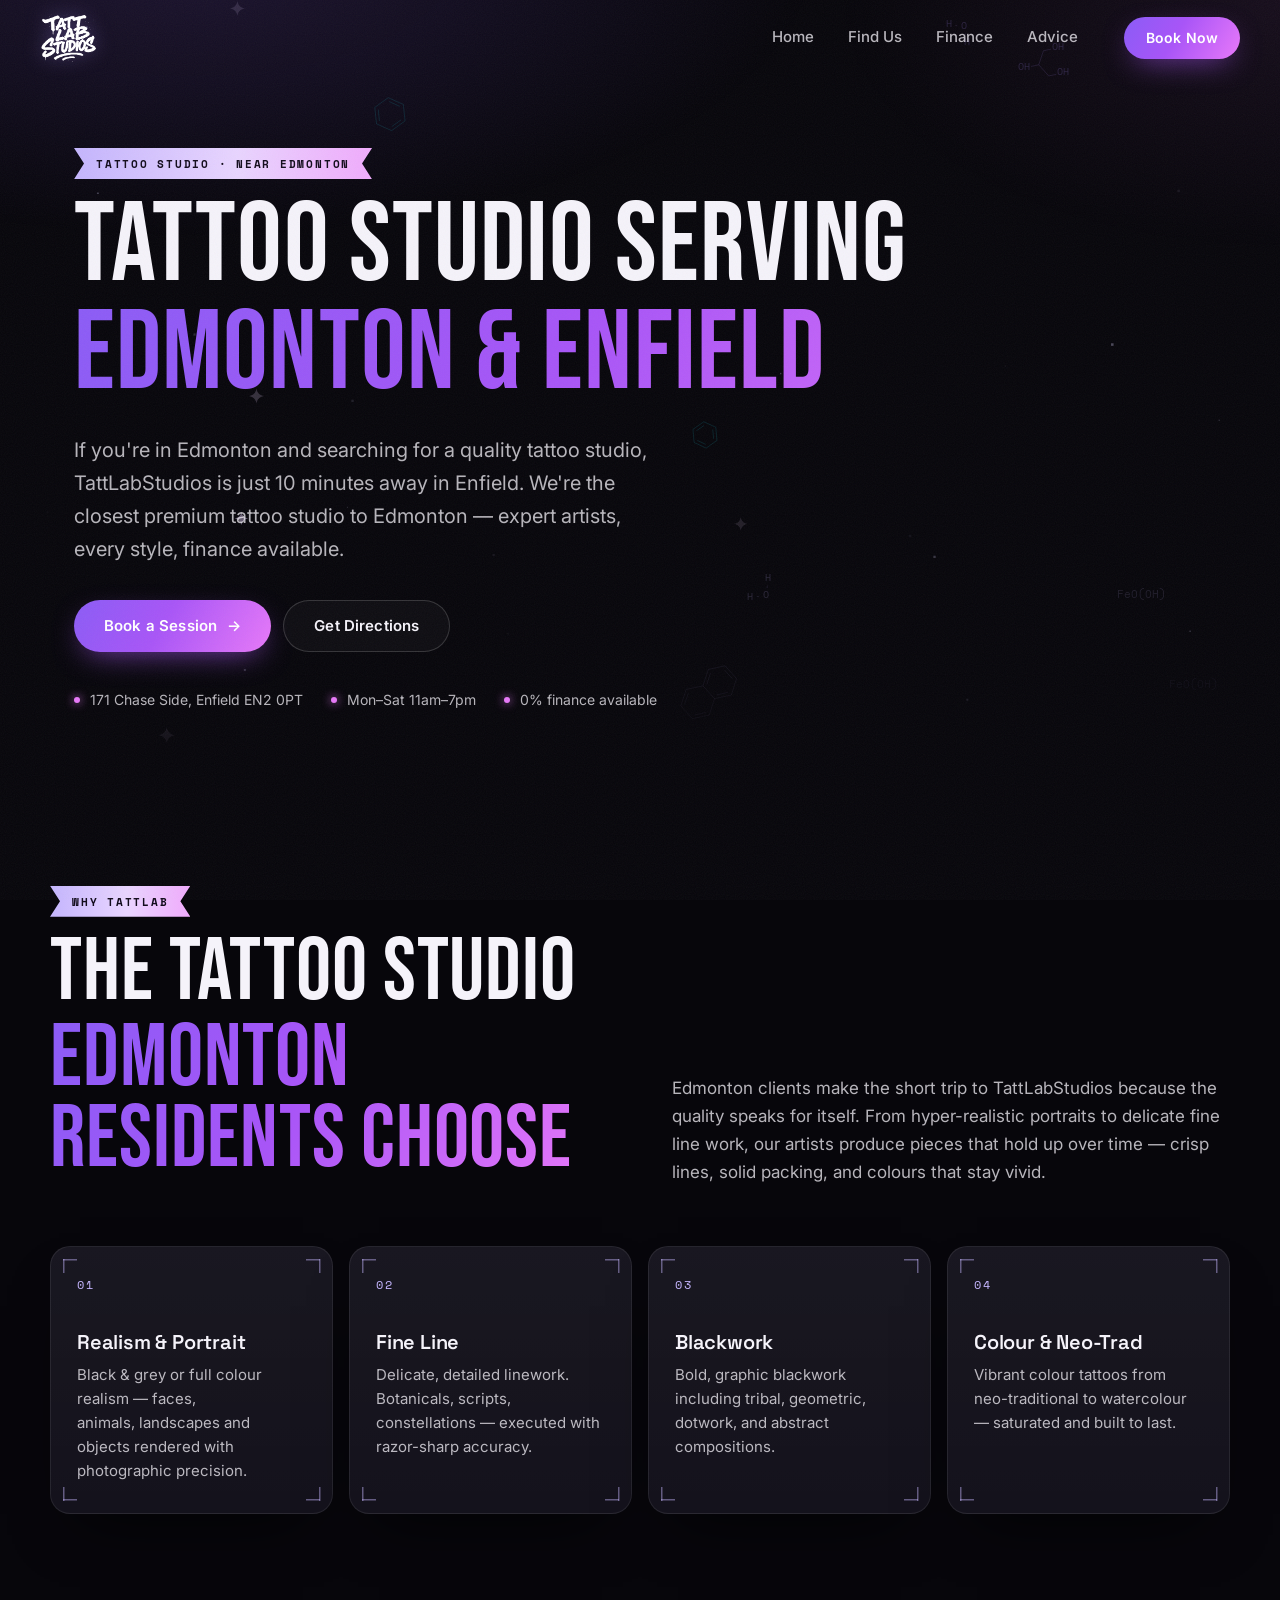
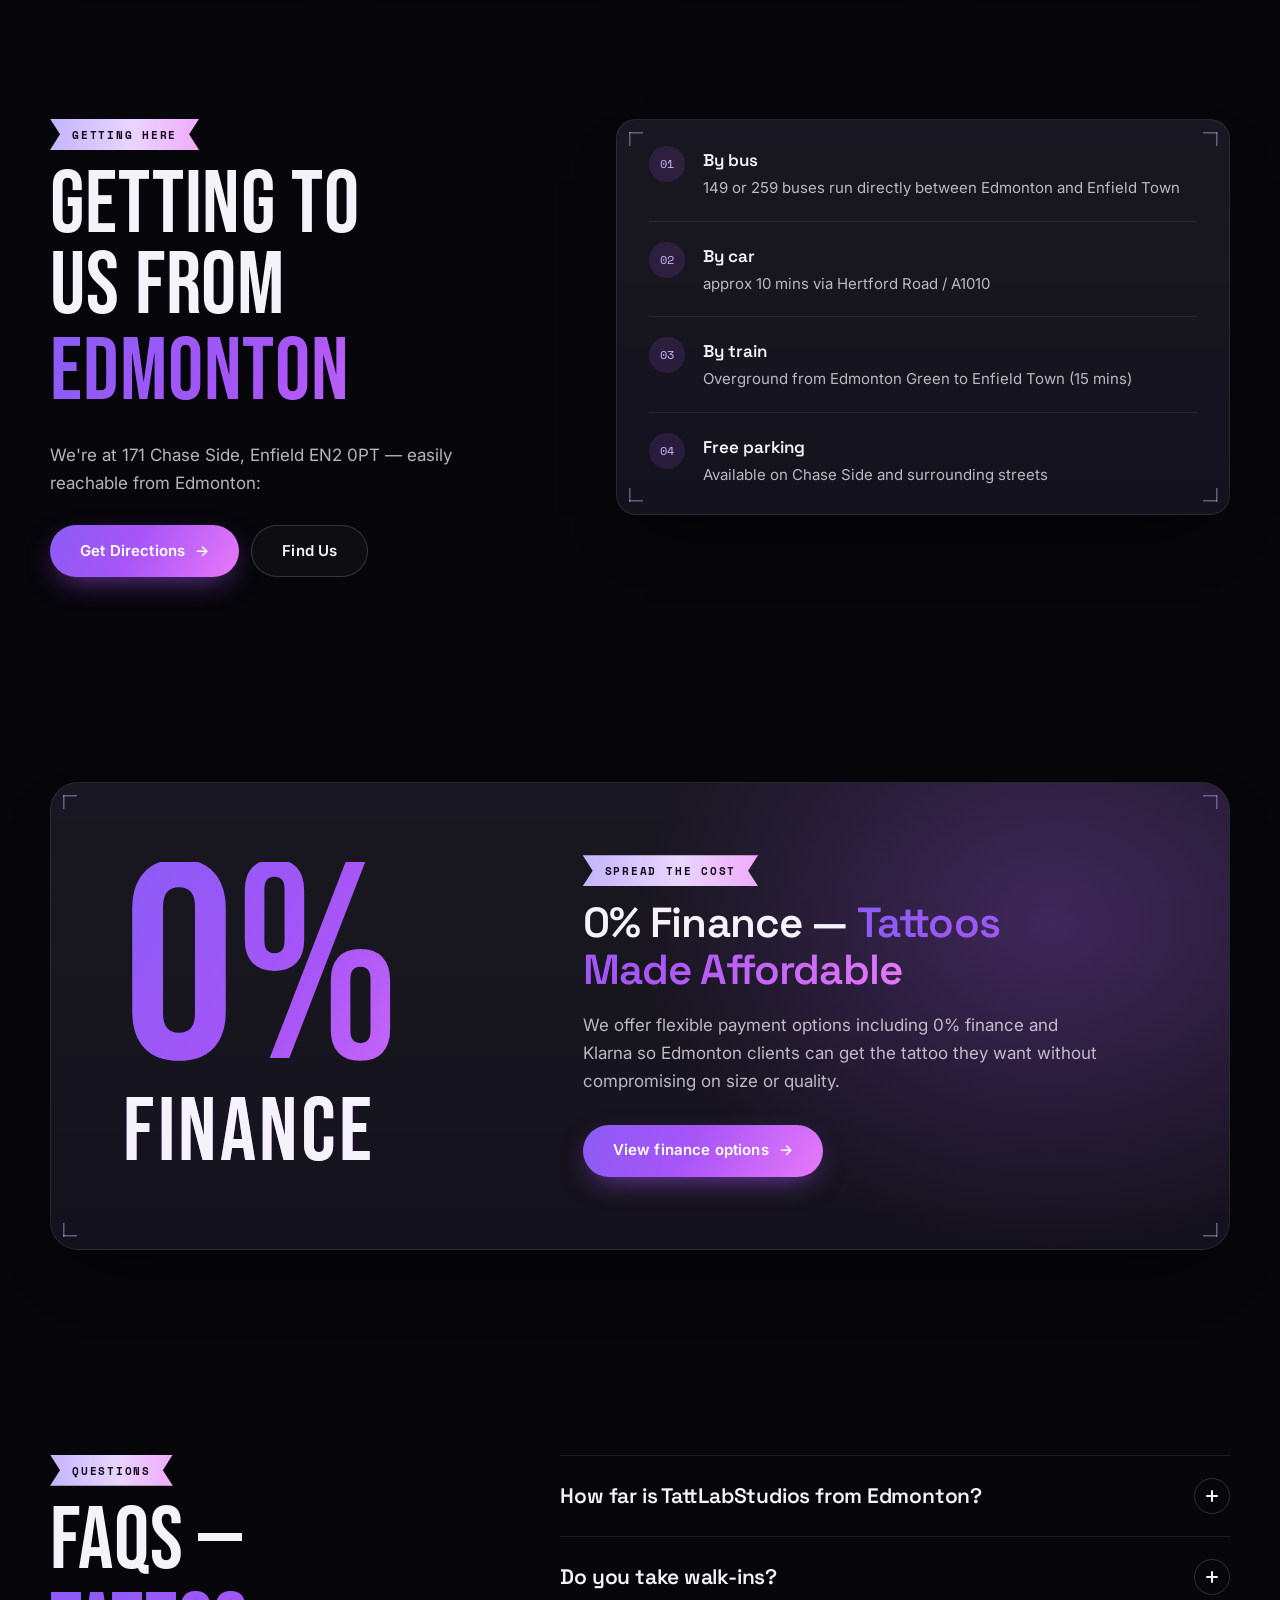
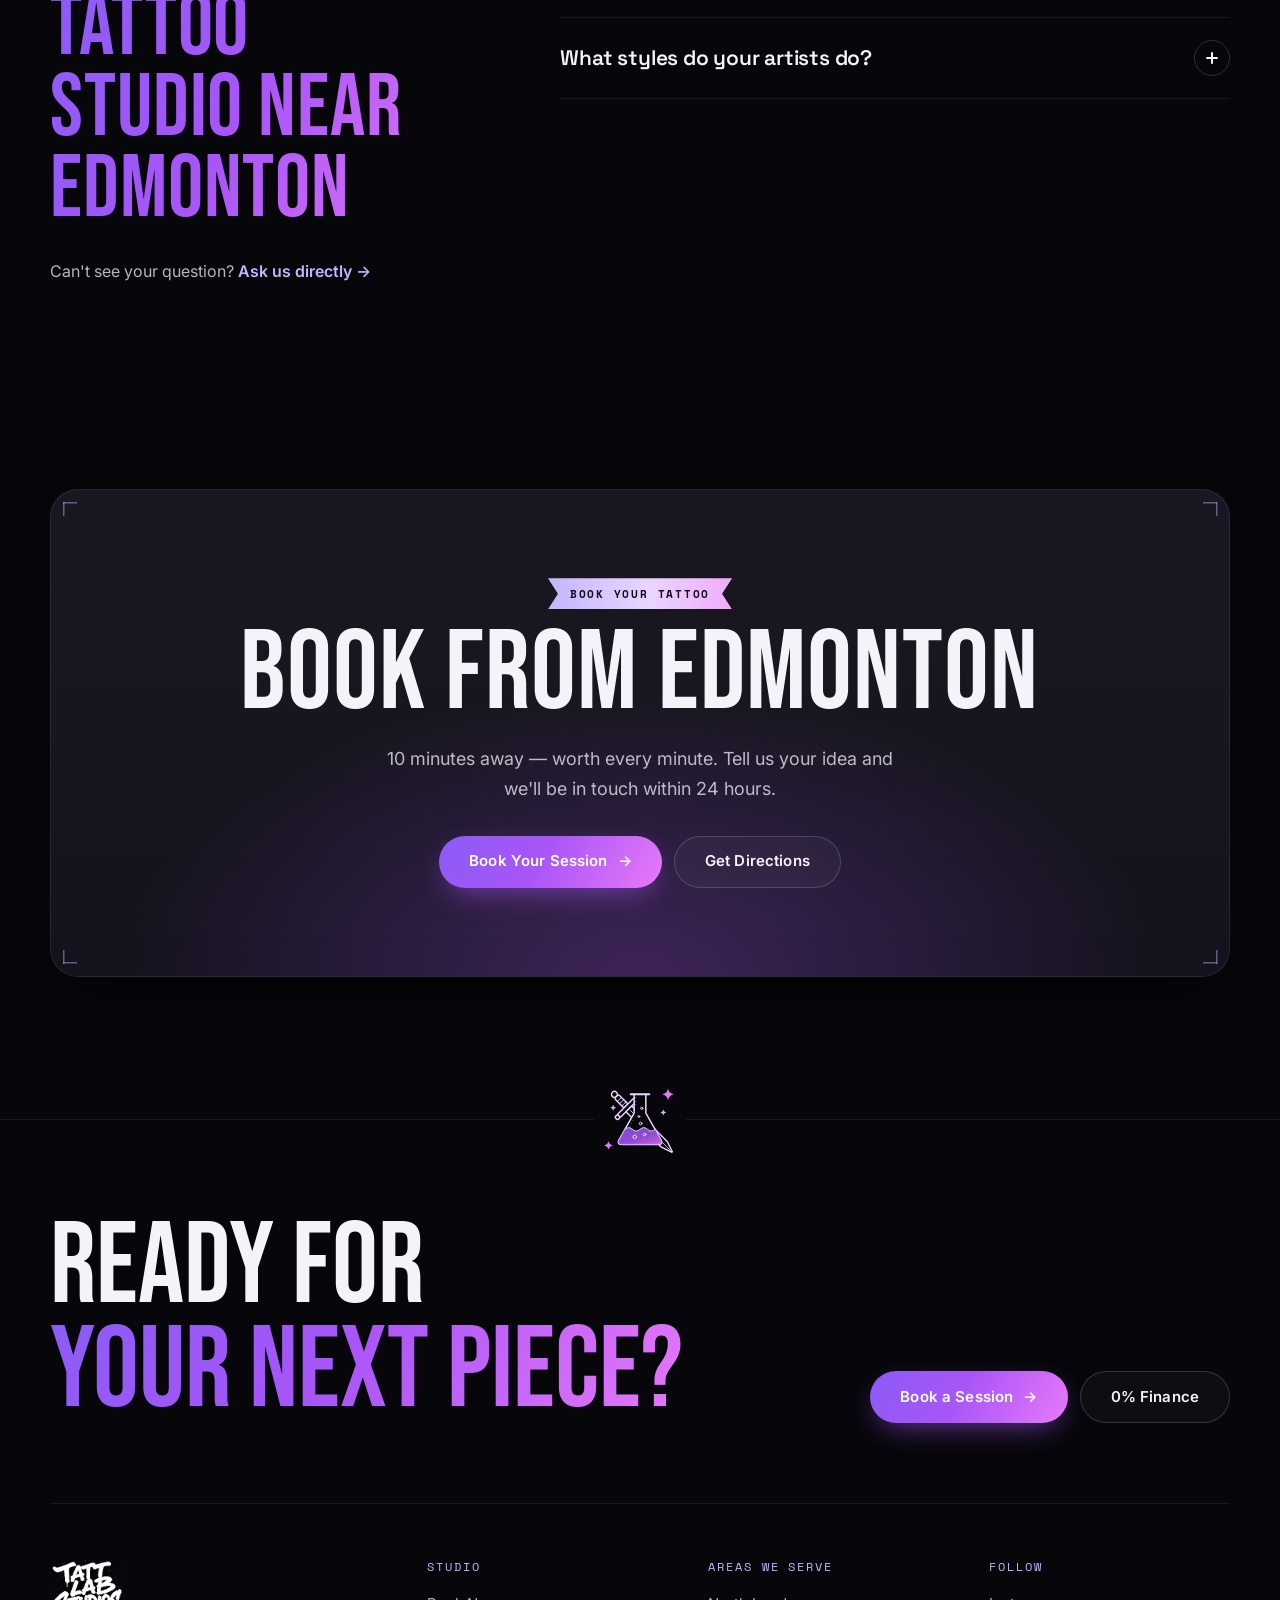
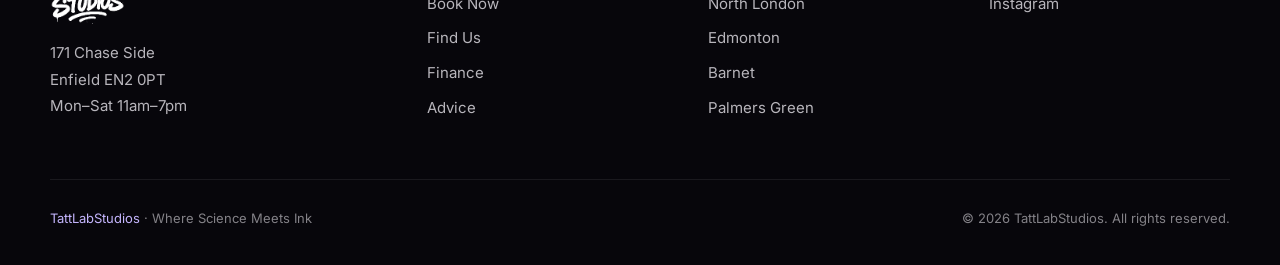
<file: tattoo-studio-edmonton.html>
<!DOCTYPE html>
<html lang="en-GB">
<head>
  <meta charset="UTF-8"/>
  <meta name="viewport" content="width=device-width, initial-scale=1.0"/>
  <title>Tattoo Studio near Edmonton | TattLabStudios Enfield</title>
  <meta name="description" content="Looking for a tattoo studio near Edmonton, North London? TattLabStudios in Enfield is just 10 minutes away. Expert artists, all styles, 0% finance. Book online."/>
  <meta name="keywords" content="tattoo studio Edmonton, tattoo artists Edmonton, tattoo shop near Edmonton, tattoo Edmonton London, best tattoo near Edmonton N18"/>
  <meta name="robots" content="index, follow"/>
  <link rel="canonical" href="https://www.tattlabstudios.co.uk/tattoo-studio-edmonton"/>
  <meta property="og:type" content="website"/>
  <meta property="og:title" content="Tattoo Studio near Edmonton | TattLabStudios"/>
  <meta property="og:description" content="Just 10 minutes from Edmonton — TattLabStudios in Enfield. Expert artists, all styles, 0% finance. Book online."/>
  <meta property="og:url" content="https://www.tattlabstudios.co.uk/tattoo-studio-edmonton"/>
  <meta property="og:image" content="https://www.tattlabstudios.co.uk/assets/logo.png"/>
  <meta name="twitter:card" content="summary"/>
  <link rel="icon" type="image/png" href="/assets/favicon-32.png"/>
  <link rel="preconnect" href="https://fonts.googleapis.com"/>
  <link rel="preconnect" href="https://fonts.gstatic.com" crossorigin/>
  <link href="https://fonts.googleapis.com/css2?family=Bebas+Neue&family=Inter:wght@400;500;600;700&family=Space+Grotesk:wght@500;600;700&family=Space+Mono:wght@400;700&display=swap" rel="stylesheet"/>
  <link rel="stylesheet" href="/shared.css?v=20261121d"/>
  <script>document.documentElement.classList.add('js')</script>
  <script src="/assets/site.js?v=20261121d" defer></script>
  <script src="/assets/lab-fx.js?v=20261121d" defer></script>
  <style>
    /* ══ LOCATION LANDING PAGES ═════════════════════════════════
       Shared template: hero · why us · getting here · finance · FAQ · book */

    /* Line-mask stagger for split headings */
    [data-reveal-lines] .line:nth-child(2) > span { --d: .1s; }
    [data-reveal-lines] .line:nth-child(3) > span { --d: .2s; }

    /* ── Hero ── */
    .lp-hero { padding-bottom: clamp(40px, 6vw, 72px); }
    .lp-hero h1 { font-size: clamp(52px, 9vw, 112px); }
    .lp-hero .lead { max-width: 640px; }
    .hero-ctas { display: flex; gap: 12px; flex-wrap: wrap; margin-top: 34px; }
    .hero-facts {
      display: flex; flex-wrap: wrap; gap: 10px 28px;
      margin-top: 36px; list-style: none;
      font-size: 14px; color: var(--text-dim);
    }
    .hero-facts li { display: flex; align-items: center; gap: 10px; }
    .hero-facts li::before {
      content: ''; width: 6px; height: 6px; border-radius: 50%; flex-shrink: 0;
      background: var(--accent-pink); box-shadow: 0 0 10px var(--accent-pink);
    }

    /* ── Sections ── */
    .lp-section { position: relative; z-index: 1; padding: clamp(56px, 8vw, 104px) 24px; }
    .lp-inner { max-width: var(--max); margin: 0 auto; }
    .sec-title {
      font-family: var(--font-cine); font-weight: 400; text-transform: uppercase;
      font-size: clamp(44px, 7vw, 88px); line-height: 0.92; letter-spacing: 0.01em;
      margin-top: 16px;
    }

    /* ── Why us ── */
    .intro-grid {
      display: grid; grid-template-columns: 1fr 1fr; gap: clamp(24px, 5vw, 72px);
      align-items: end; margin-bottom: clamp(36px, 5vw, 60px);
    }
    .intro-copy p { color: var(--text-dim); font-size: 17px; }
    .intro-copy p + p { margin-top: 14px; }

    .svc-grid { display: grid; grid-template-columns: repeat(4, 1fr); gap: 16px; }
    .svc-card { position: relative; overflow: hidden; padding: 28px 26px 30px; }
    .svc-card::before {
      content: ''; position: absolute; left: 0; top: 0; width: 100%; height: 2px;
      background: var(--grad);
      transform: scaleX(0); transform-origin: left;
      transition: transform 0.7s var(--ease-cine);
    }
    .svc-card:hover::before { transform: scaleX(1); }
    .svc-num {
      display: block; margin-bottom: 36px;
      font-family: var(--font-mono); font-size: 12px; letter-spacing: 0.16em;
      color: var(--accent-cyan);
    }
    .svc-card h3 { font-size: 20px; font-weight: 600; letter-spacing: -0.01em; margin-bottom: 10px; }
    .svc-card p { color: var(--text-dim); font-size: 15px; line-height: 1.6; }

    /* ── Getting here ── */
    .route-grid {
      display: grid; grid-template-columns: 0.9fr 1.1fr; gap: clamp(28px, 5vw, 72px);
      align-items: start;
    }
    .route-intro { color: var(--text-dim); font-size: 17px; margin: 22px 0 28px; max-width: 460px; }
    .route-actions { display: flex; gap: 12px; flex-wrap: wrap; }
    .route-list { list-style: none; padding: 6px clamp(20px, 3vw, 32px); border-radius: 22px; }
    .route-list li {
      display: grid; grid-template-columns: auto 1fr; column-gap: 18px; row-gap: 2px;
      padding: 20px 0; border-bottom: 1px solid var(--line);
    }
    .route-list li:last-child { border-bottom: none; }
    .route-num {
      grid-row: span 2;
      width: 36px; height: 36px; border-radius: 50%;
      display: grid; place-items: center;
      background: var(--accent-soft); color: var(--accent-cyan);
      font-family: var(--font-mono); font-size: 12px;
    }
    .route-list strong { font-family: var(--font-display); font-size: 17px; font-weight: 600; color: var(--text); }
    .route-detail { color: var(--text-dim); font-size: 15px; }

    /* ── Finance ── */
    .finance-feature {
      position: relative; overflow: hidden;
      display: grid; grid-template-columns: 0.8fr 1.2fr; gap: clamp(28px, 6vw, 80px); align-items: center;
      padding: clamp(32px, 6vw, 72px);
      border-radius: 28px;
    }
    .finance-feature::before {
      content: ''; position: absolute; inset: -40% -20% auto auto; width: 70%; height: 140%;
      background: radial-gradient(closest-side, var(--glow), transparent);
      pointer-events: none;
    }
    .big-zero {
      font-family: var(--font-cine);
      font-size: clamp(140px, 22vw, 280px); line-height: 0.8;
      background: var(--grad);
      -webkit-background-clip: text; -webkit-text-fill-color: transparent; background-clip: text;
    }
    .big-zero small {
      display: block; margin-top: 12px;
      font-size: 0.32em; letter-spacing: 0.04em;
      -webkit-text-fill-color: var(--text);
    }
    .finance-copy { position: relative; }
    .finance-copy h2 { font-size: clamp(28px, 3.6vw, 42px); font-weight: 600; letter-spacing: -0.02em; margin: 14px 0 18px; }
    .finance-copy p { color: var(--text-dim); font-size: 17px; margin-bottom: 30px; max-width: 520px; }

    /* ── FAQ accordion ── */
    .faq-grid {
      display: grid; grid-template-columns: 0.8fr 1.2fr; gap: clamp(28px, 5vw, 72px);
      align-items: start;
    }
    .faq-aside { position: sticky; top: calc(var(--header-h) + 24px); }
    .faq-aside p { color: var(--text-dim); font-size: 16px; margin-top: 22px; }
    .faq-aside p a { color: var(--accent-cyan); font-weight: 600; text-decoration: none; }
    .faq-aside p a:hover { color: var(--text); }
    .faq-list { border-top: 1px solid var(--line); }
    .faq-item { border-bottom: 1px solid var(--line); }
    .faq-item summary {
      display: flex; align-items: center; justify-content: space-between; gap: 20px;
      min-height: 44px; padding: 22px 0;
      cursor: pointer; list-style: none;
    }
    .faq-item summary::-webkit-details-marker { display: none; }
    .faq-item summary:focus-visible { outline-offset: 6px; }
    .faq-item summary h3 {
      font-size: clamp(18px, 2vw, 21px); font-weight: 600; line-height: 1.3; letter-spacing: -0.01em;
      transition: color 0.3s;
    }
    .faq-item summary:hover h3 { color: var(--accent-cyan); }
    .faq-icon {
      position: relative; flex-shrink: 0;
      width: 36px; height: 36px; border-radius: 50%;
      border: 1px solid var(--line-strong);
      transition: background 0.4s, border-color 0.4s, transform 0.6s var(--ease-cine);
    }
    .faq-icon::before, .faq-icon::after {
      content: ''; position: absolute; left: 50%; top: 50%;
      width: 12px; height: 2px; margin: -1px 0 0 -6px; border-radius: 2px;
      background: var(--text);
      transition: transform 0.5s var(--ease-cine);
    }
    .faq-icon::after { transform: rotate(90deg); }
    .faq-item[open]:not(.is-closing) .faq-icon { background: var(--accent-soft); border-color: var(--accent); transform: rotate(180deg); }
    .faq-item[open]:not(.is-closing) .faq-icon::after { transform: rotate(0deg); }
    .faq-body { overflow: hidden; }
    .faq-body p { padding: 0 56px 26px 0; color: var(--text-dim); font-size: 16px; line-height: 1.7; }
    .faq-item[open] .faq-body p { animation: faqIn 0.7s var(--ease-cine) both; }
    @keyframes faqIn { from { opacity: 0; transform: translateY(-8px); } to { opacity: 1; transform: none; } }

    /* ── Book CTA ── */
    .book-cta {
      position: relative; overflow: hidden;
      text-align: center;
      padding: clamp(48px, 7vw, 88px) clamp(22px, 5vw, 64px);
      border-radius: 28px;
    }
    .book-cta::before {
      content: ''; position: absolute; left: 50%; bottom: -60%; width: 90%; height: 120%;
      transform: translateX(-50%);
      background: radial-gradient(closest-side, var(--glow), transparent);
      pointer-events: none;
    }
    .book-cta > * { position: relative; }
    .book-cta h2 {
      font-family: var(--font-cine); font-weight: 400; text-transform: uppercase;
      font-size: clamp(52px, 9vw, 112px); line-height: 0.9; letter-spacing: 0.01em;
      margin-top: 16px;
    }
    .book-cta p { color: var(--text-dim); font-size: 18px; max-width: 520px; margin: 18px auto 32px; }
    .cta-actions { display: flex; gap: 12px; justify-content: center; flex-wrap: wrap; }

    /* ── Responsive ── */
    @media (max-width: 1020px) { .svc-grid { grid-template-columns: repeat(2, 1fr); } }
    @media (max-width: 900px) {
      .intro-grid, .route-grid, .faq-grid, .finance-feature { grid-template-columns: 1fr; }
      .faq-aside { position: static; }
    }
    @media (max-width: 560px) {
      .svc-grid { grid-template-columns: 1fr; }
      .svc-num { margin-bottom: 20px; }
      .hero-ctas a, .route-actions a, .cta-actions a { flex: 1 1 100%; }
      .hero-facts { gap: 10px 20px; margin-top: 28px; }
      .faq-body p { padding-right: 0; }
      .route-list strong { font-size: 16px; }
    }
  </style>
</head>
<body>
  <a class="skip-link" href="#main">Skip to content</a>
  <!--HEADER:START-->
  <header class="site-header" id="siteHeader">
    <a href="/" class="brand" aria-label="TattLabStudios home"><img src="/assets/logo-transparent.png?v=1" alt="TattLabStudios"/></a>
    <nav class="site-nav" aria-label="Main">
      <a href="/">Home</a>
      <a href="/where-are-we">Find Us</a>
      <a href="/finance">Finance</a>
      <a href="/blog">Advice</a>
    </nav>
    <a href="/contact" class="btn-primary btn-sm header-cta">Book Now</a>
    <button class="menu-toggle" type="button" aria-expanded="false" aria-controls="mobileMenu" aria-label="Open menu"><span></span><span></span></button>
  </header>
  <div class="mobile-menu" id="mobileMenu" aria-hidden="true">
    <nav aria-label="Mobile">
      <a href="/"><small>01</small>Home</a>
      <a href="/contact"><small>02</small>Book Now</a>
      <a href="/where-are-we"><small>03</small>Find Us</a>
      <a href="/finance"><small>04</small>Finance</a>
      <a href="/blog"><small>05</small>Advice</a>
    </nav>
    <div class="mm-foot">
      171 Chase Side, Enfield EN2 0PT<br/>
      Mon–Sat 11am–7pm · Sun closed<br/>
      <a href="https://instagram.com/tattlabstudios" target="_blank" rel="noopener">@tattlabstudios</a>
    </div>
  </div>
  <!--HEADER:END-->

  <main id="main">
    <!-- ═══ HERO ═══ -->
    <section class="page-hero lp-hero" data-lab-fx="lite">
      <span class="eyebrow-label" data-reveal="fade">Tattoo Studio · Near Edmonton</span>
      <h1 data-reveal-lines>
        <span class="line"><span>Tattoo Studio Serving</span></span>
        <span class="line"><span class="grad-text">Edmonton &amp; Enfield</span></span>
      </h1>
      <p class="lead" data-reveal style="--d:.25s">If you're in Edmonton and searching for a quality tattoo studio, TattLabStudios is just 10 minutes away in Enfield. We're the closest premium tattoo studio to Edmonton — expert artists, every style, finance available.</p>
      <div class="hero-ctas" data-reveal style="--d:.35s">
        <a href="/contact" class="btn-primary">Book a Session <span class="btn-arrow">→</span></a>
        <a href="https://maps.google.com/?q=171+Chase+Side+Enfield+EN2+0PT" target="_blank" rel="noopener" class="btn-ghost">Get Directions</a>
      </div>
      <ul class="hero-facts" data-reveal="fade" style="--d:.5s">
        <li>171 Chase Side, Enfield EN2 0PT</li>
        <li>Mon–Sat 11am–7pm</li>
        <li>0% finance available</li>
      </ul>
    </section>

    <!-- ═══ WHY US ═══ -->
    <section class="lp-section" aria-labelledby="why-title">
      <div class="lp-inner">
        <div class="intro-grid">
          <div>
            <span class="eyebrow-label" data-reveal="fade">Why TattLab</span>
            <h2 class="sec-title" id="why-title" data-reveal-lines>
              <span class="line"><span>The Tattoo Studio</span></span>
              <span class="line"><span class="grad-text">Edmonton Residents Choose</span></span>
            </h2>
          </div>
          <div class="intro-copy" data-reveal style="--d:.15s">
            <p>Edmonton clients make the short trip to TattLabStudios because the quality speaks for itself. From hyper-realistic portraits to delicate fine line work, our artists produce pieces that hold up over time — crisp lines, solid packing, and colours that stay vivid.</p>
          </div>
        </div>
        <div class="svc-grid">
          <article class="svc-card glass-card" data-reveal>
            <span class="svc-num">01</span>
            <h3>Realism &amp; Portrait</h3>
            <p>Black &amp; grey or full colour realism — faces, animals, landscapes and objects rendered with photographic precision.</p>
          </article>
          <article class="svc-card glass-card" data-reveal style="--d:.08s">
            <span class="svc-num">02</span>
            <h3>Fine Line</h3>
            <p>Delicate, detailed linework. Botanicals, scripts, constellations — executed with razor-sharp accuracy.</p>
          </article>
          <article class="svc-card glass-card" data-reveal style="--d:.16s">
            <span class="svc-num">03</span>
            <h3>Blackwork</h3>
            <p>Bold, graphic blackwork including tribal, geometric, dotwork, and abstract compositions.</p>
          </article>
          <article class="svc-card glass-card" data-reveal style="--d:.24s">
            <span class="svc-num">04</span>
            <h3>Colour &amp; Neo-Trad</h3>
            <p>Vibrant colour tattoos from neo-traditional to watercolour — saturated and built to last.</p>
          </article>
        </div>
      </div>
    </section>

    <!-- ═══ GETTING HERE ═══ -->
    <section class="lp-section" aria-labelledby="route-title">
      <div class="lp-inner route-grid">
        <div>
          <span class="eyebrow-label" data-reveal="fade">Getting here</span>
          <h2 class="sec-title" id="route-title" data-reveal-lines>
            <span class="line"><span>Getting to Us from</span></span>
            <span class="line"><span class="grad-text">Edmonton</span></span>
          </h2>
          <p class="route-intro" data-reveal style="--d:.15s">We're at 171 Chase Side, Enfield EN2 0PT — easily reachable from Edmonton:</p>
          <div class="route-actions" data-reveal style="--d:.25s">
            <a href="https://maps.google.com/?q=171+Chase+Side+Enfield+EN2+0PT" target="_blank" rel="noopener" class="btn-primary">Get Directions <span class="btn-arrow">→</span></a>
            <a href="/where-are-we" class="btn-ghost">Find Us</a>
          </div>
        </div>
        <div class="glass-card route-list-wrap" data-reveal="fade" style="--d:.1s">
          <ul class="route-list">
            <li data-reveal style="--d:.1s">
              <span class="route-num" aria-hidden="true">01</span>
              <strong>By bus</strong>
              <span class="route-detail">149 or 259 buses run directly between Edmonton and Enfield Town</span>
            </li>
            <li data-reveal style="--d:.18s">
              <span class="route-num" aria-hidden="true">02</span>
              <strong>By car</strong>
              <span class="route-detail">approx 10 mins via Hertford Road / A1010</span>
            </li>
            <li data-reveal style="--d:.26s">
              <span class="route-num" aria-hidden="true">03</span>
              <strong>By train</strong>
              <span class="route-detail">Overground from Edmonton Green to Enfield Town (15 mins)</span>
            </li>
            <li data-reveal style="--d:.34s">
              <span class="route-num" aria-hidden="true">04</span>
              <strong>Free parking</strong>
              <span class="route-detail">Available on Chase Side and surrounding streets</span>
            </li>
          </ul>
        </div>
      </div>
    </section>

    <!-- ═══ FINANCE ═══ -->
    <section class="lp-section" aria-labelledby="finance-title">
      <div class="lp-inner">
        <div class="finance-feature glass-card" data-reveal>
          <div class="big-zero" aria-hidden="true">0%<small>Finance</small></div>
          <div class="finance-copy">
            <span class="eyebrow-label">Spread the cost</span>
            <h2 id="finance-title">0% Finance — <span class="grad-text">Tattoos Made Affordable</span></h2>
            <p>We offer flexible payment options including 0% finance and Klarna so Edmonton clients can get the tattoo they want without compromising on size or quality.</p>
            <a href="/finance" class="btn-primary">View finance options <span class="btn-arrow">→</span></a>
          </div>
        </div>
      </div>
    </section>

    <!-- ═══ FAQ ═══ -->
    <section class="lp-section" aria-labelledby="faq-title">
      <div class="lp-inner faq-grid">
        <div class="faq-aside">
          <span class="eyebrow-label" data-reveal="fade">Questions</span>
          <h2 class="sec-title" id="faq-title" data-reveal-lines>
            <span class="line"><span>FAQs —</span></span>
            <span class="line"><span class="grad-text">Tattoo Studio near Edmonton</span></span>
          </h2>
          <p data-reveal style="--d:.15s">Can't see your question? <a href="/contact">Ask us directly <span class="btn-arrow">→</span></a></p>
        </div>
        <div class="faq-list">
          <details class="faq-item" data-reveal>
            <summary>
              <h3>How far is TattLabStudios from Edmonton?</h3>
              <span class="faq-icon" aria-hidden="true"></span>
            </summary>
            <div class="faq-body"><p>We're about 10 minutes by car or bus from Edmonton Green. Our address is 171 Chase Side, Enfield EN2 0PT.</p></div>
          </details>
          <details class="faq-item" data-reveal style="--d:.07s">
            <summary>
              <h3>Do you take walk-ins?</h3>
              <span class="faq-icon" aria-hidden="true"></span>
            </summary>
            <div class="faq-body"><p>We're primarily appointment-based to ensure every client gets dedicated artist time. Book online and we'll confirm within 24 hours.</p></div>
          </details>
          <details class="faq-item" data-reveal style="--d:.14s">
            <summary>
              <h3>What styles do your artists do?</h3>
              <span class="faq-icon" aria-hidden="true"></span>
            </summary>
            <div class="faq-body"><p>Realism, fine line, blackwork, geometric, colour, neo-traditional and more. Follow us on Instagram @tattlabstudios to browse recent work.</p></div>
          </details>
        </div>
      </div>
    </section>

    <!-- ═══ BOOK ═══ -->
    <section class="lp-section" aria-labelledby="book-title">
      <div class="lp-inner">
        <div class="book-cta glass-card" data-reveal="zoom">
          <span class="eyebrow-label">Book your tattoo</span>
          <h2 id="book-title">Book from Edmonton</h2>
          <p>10 minutes away — worth every minute. Tell us your idea and we'll be in touch within 24 hours.</p>
          <div class="cta-actions">
            <a href="/contact" class="btn-primary">Book Your Session <span class="btn-arrow">→</span></a>
            <a href="https://maps.google.com/?q=171+Chase+Side+Enfield+EN2+0PT" target="_blank" rel="noopener" class="btn-ghost">Get Directions</a>
          </div>
        </div>
      </div>
    </section>
  </main>

  <!--FOOTER:START-->
  <footer>
    <div class="footer-cta">
      <h2>Ready for<br/><span class="grad-text">your next piece?</span></h2>
      <div class="fc-actions">
        <a href="/contact" class="btn-primary">Book a Session <span class="btn-arrow">→</span></a>
        <a href="/finance" class="btn-ghost">0% Finance</a>
      </div>
    </div>
    <div class="footer-inner">
      <div class="footer-col">
        <img src="/assets/logo-transparent.png?v=1" alt="TattLabStudios" class="footer-logo"/>
        <p>171 Chase Side<br/>Enfield EN2 0PT<br/>Mon–Sat 11am–7pm</p>
      </div>
      <div class="footer-col">
        <h4>Studio</h4>
        <a href="/contact">Book Now</a>
        <a href="/where-are-we">Find Us</a>
        <a href="/finance">Finance</a>
        <a href="/blog">Advice</a>
      </div>
      <div class="footer-col">
        <h4>Areas We Serve</h4>
        <a href="/tattoo-studio-north-london">North London</a>
        <a href="/tattoo-studio-edmonton">Edmonton</a>
        <a href="/tattoo-studio-barnet">Barnet</a>
        <a href="/tattoo-studio-palmers-green">Palmers Green</a>
      </div>
      <div class="footer-col">
        <h4>Follow</h4>
        <a href="https://instagram.com/tattlabstudios" target="_blank" rel="noopener">Instagram</a>
      </div>
    </div>
    <div class="footer-bottom">
      <span><span class="f-accent">TattLabStudios</span> · Where Science Meets Ink</span>
      <span>© 2026 TattLabStudios. All rights reserved.</span>
    </div>
  </footer>
  <!--FOOTER:END-->

  <script>
    // FAQ accordion: smooth height animation on top of native <details>
    (function () {
      if (window.matchMedia('(prefers-reduced-motion: reduce)').matches || !Element.prototype.animate) return;
      var EASE = 'cubic-bezier(0.16, 1, 0.3, 1)';
      document.querySelectorAll('.faq-item').forEach(function (item) {
        var summary = item.querySelector('summary');
        var body = item.querySelector('.faq-body');
        if (!summary || !body) return;
        var anim = null;
        summary.addEventListener('click', function (e) {
          e.preventDefault();
          var closing = item.open && !item.classList.contains('is-closing');
          var from = body.getBoundingClientRect().height;
          if (anim) { anim.cancel(); anim = null; }
          if (closing) {
            item.classList.add('is-closing');
            anim = body.animate({ height: [from + 'px', '0px'] }, { duration: 450, easing: EASE });
            anim.onfinish = function () { item.open = false; item.classList.remove('is-closing'); anim = null; };
          } else {
            item.classList.remove('is-closing');
            item.open = true;
            anim = body.animate({ height: [from + 'px', body.scrollHeight + 'px'] }, { duration: 600, easing: EASE });
            anim.onfinish = function () { anim = null; };
          }
        });
      });
    })();
  </script>
  <script type="application/ld+json">
  {"@context":"https://schema.org","@type":"TattooParlor","name":"TattLabStudios","url":"https://www.tattlabstudios.co.uk","address":{"@type":"PostalAddress","streetAddress":"171 Chase Side","addressLocality":"Enfield","postalCode":"EN2 0PT","addressCountry":"GB"},"geo":{"@type":"GeoCoordinates","latitude":51.6524,"longitude":-0.0796}}
  </script>
</body>
</html>
</file>
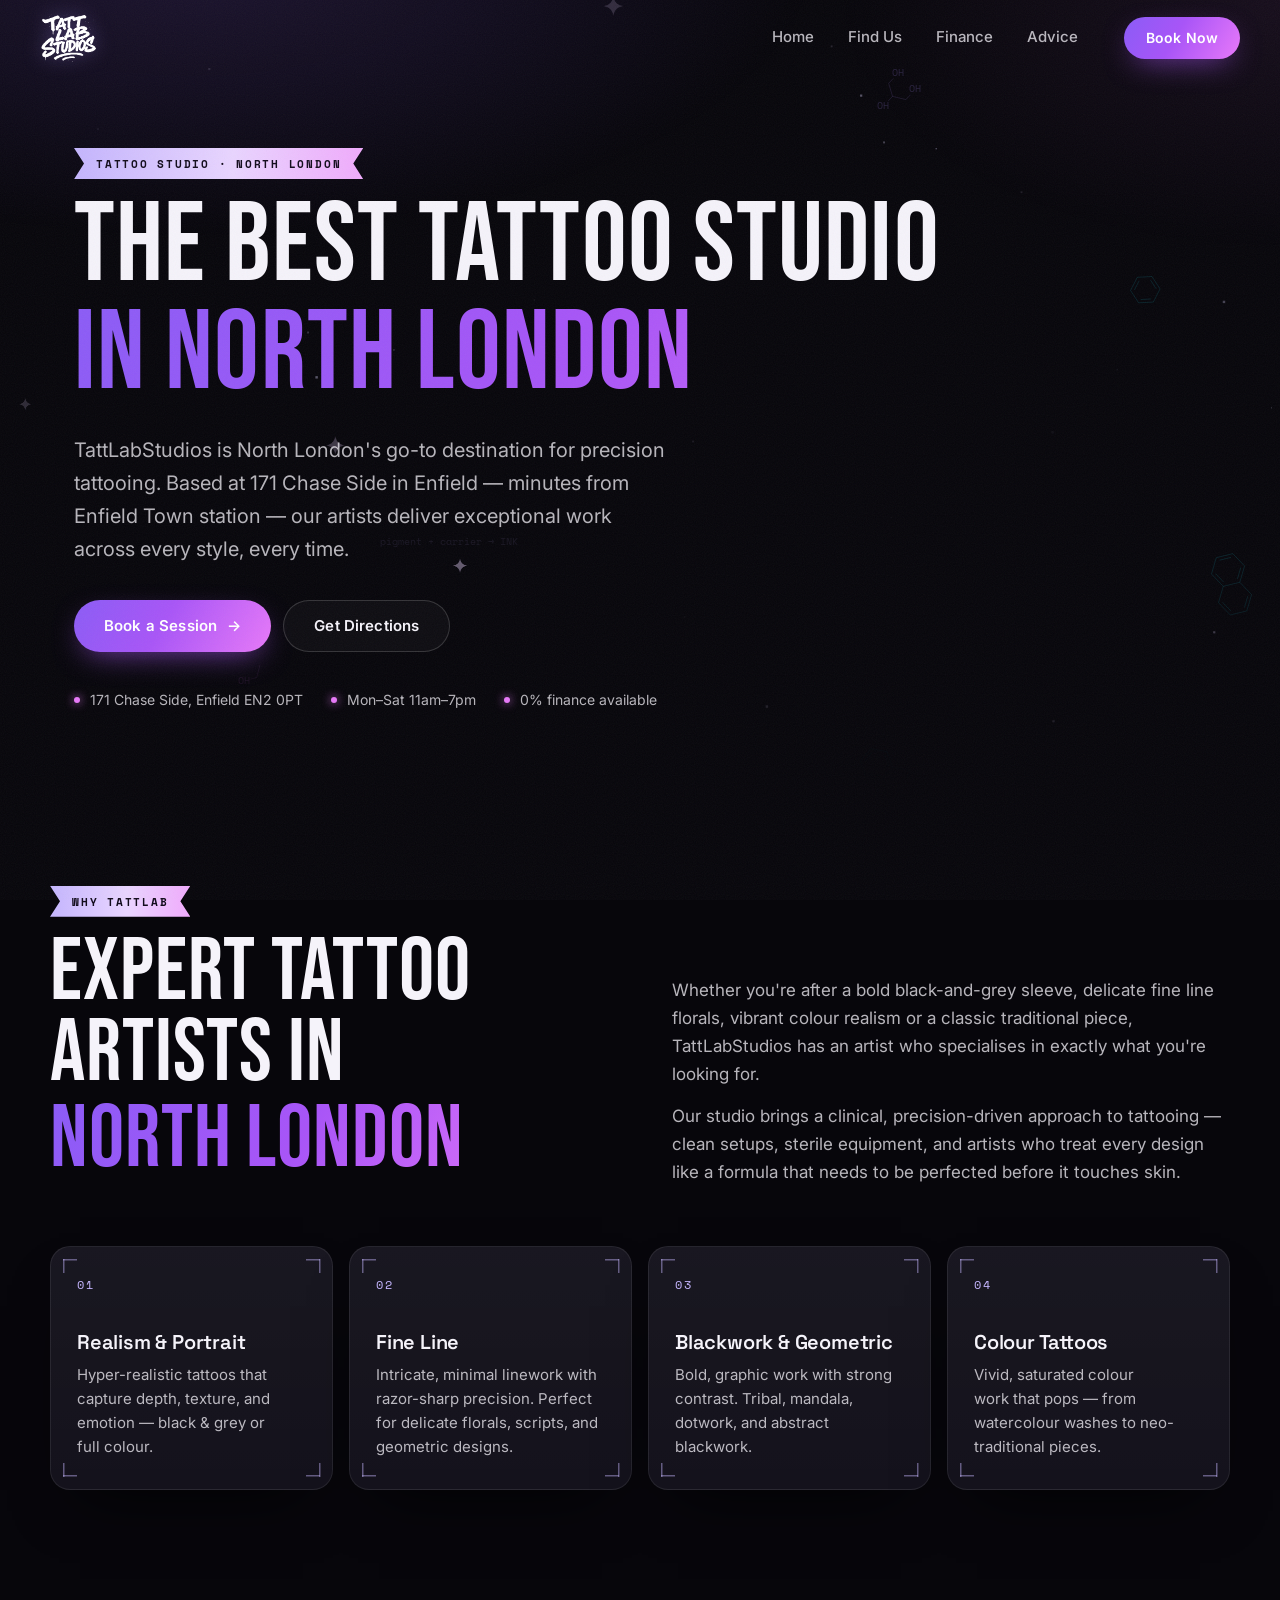
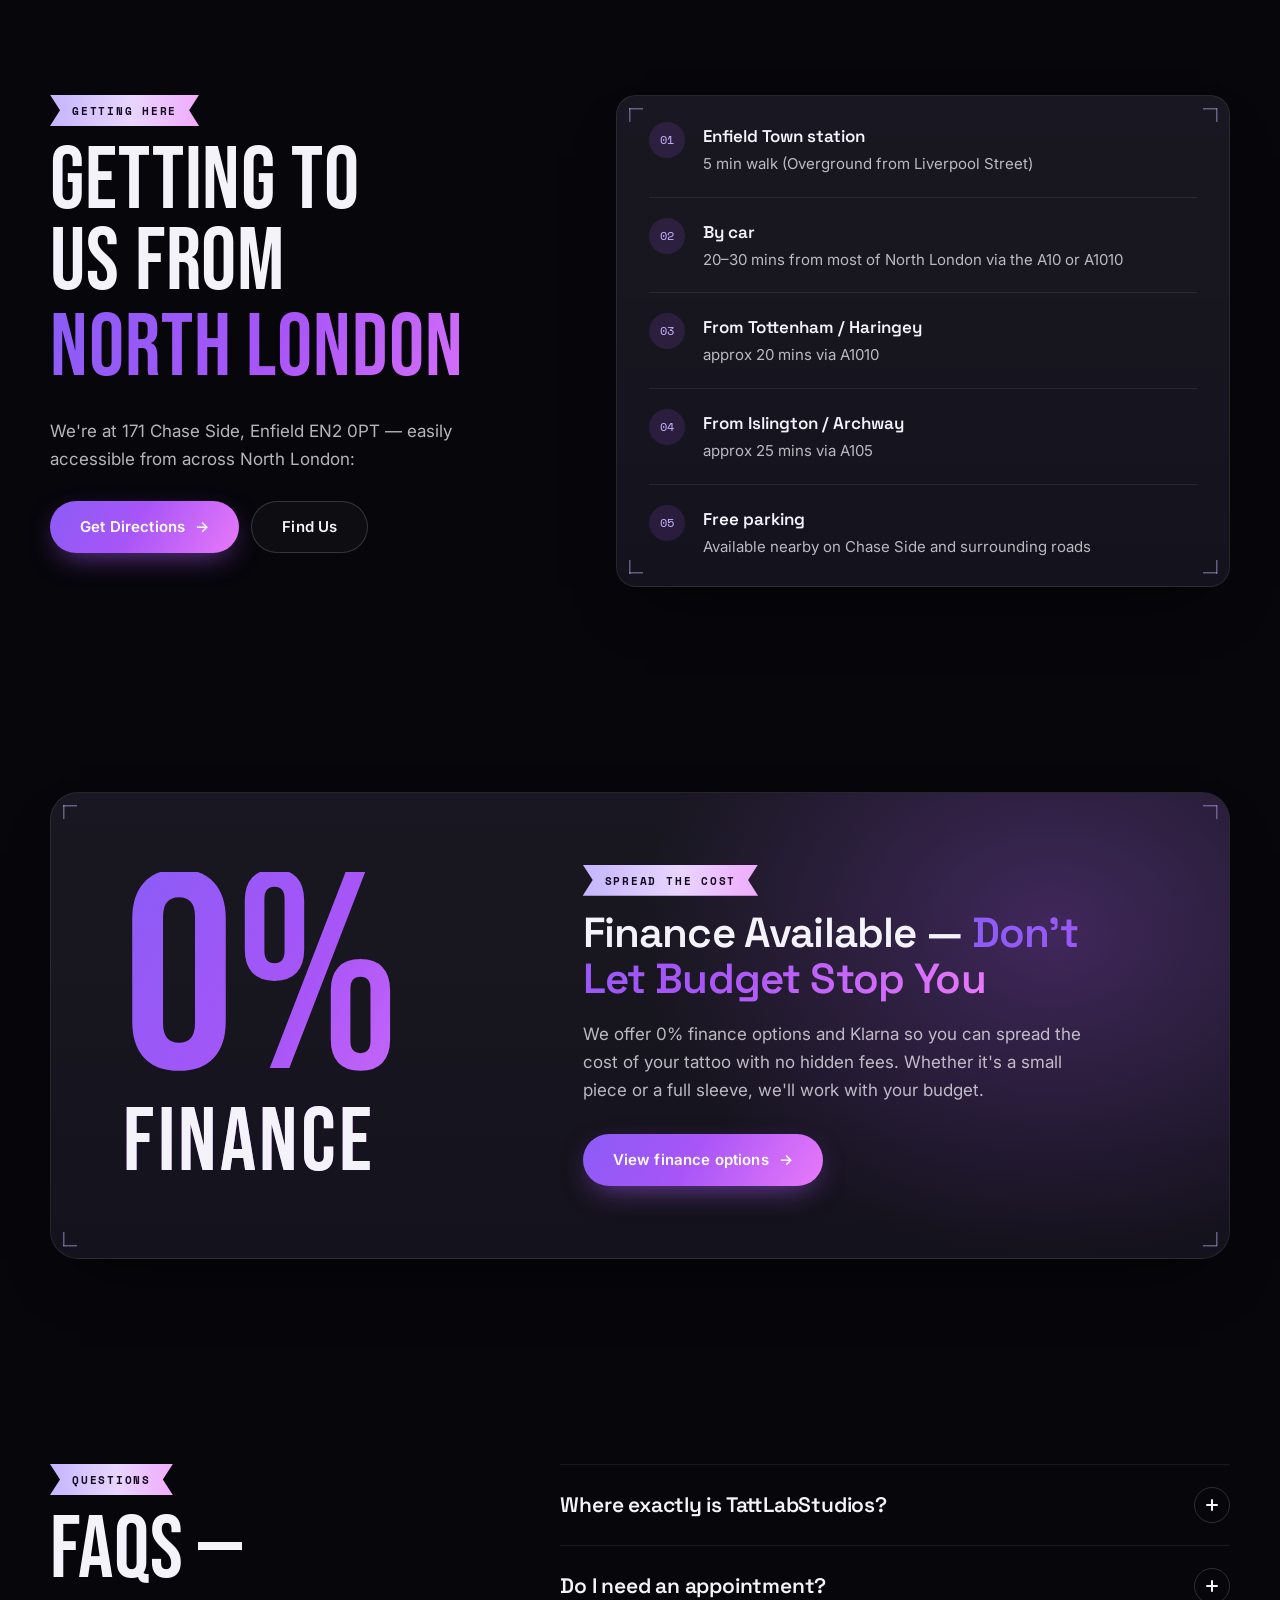
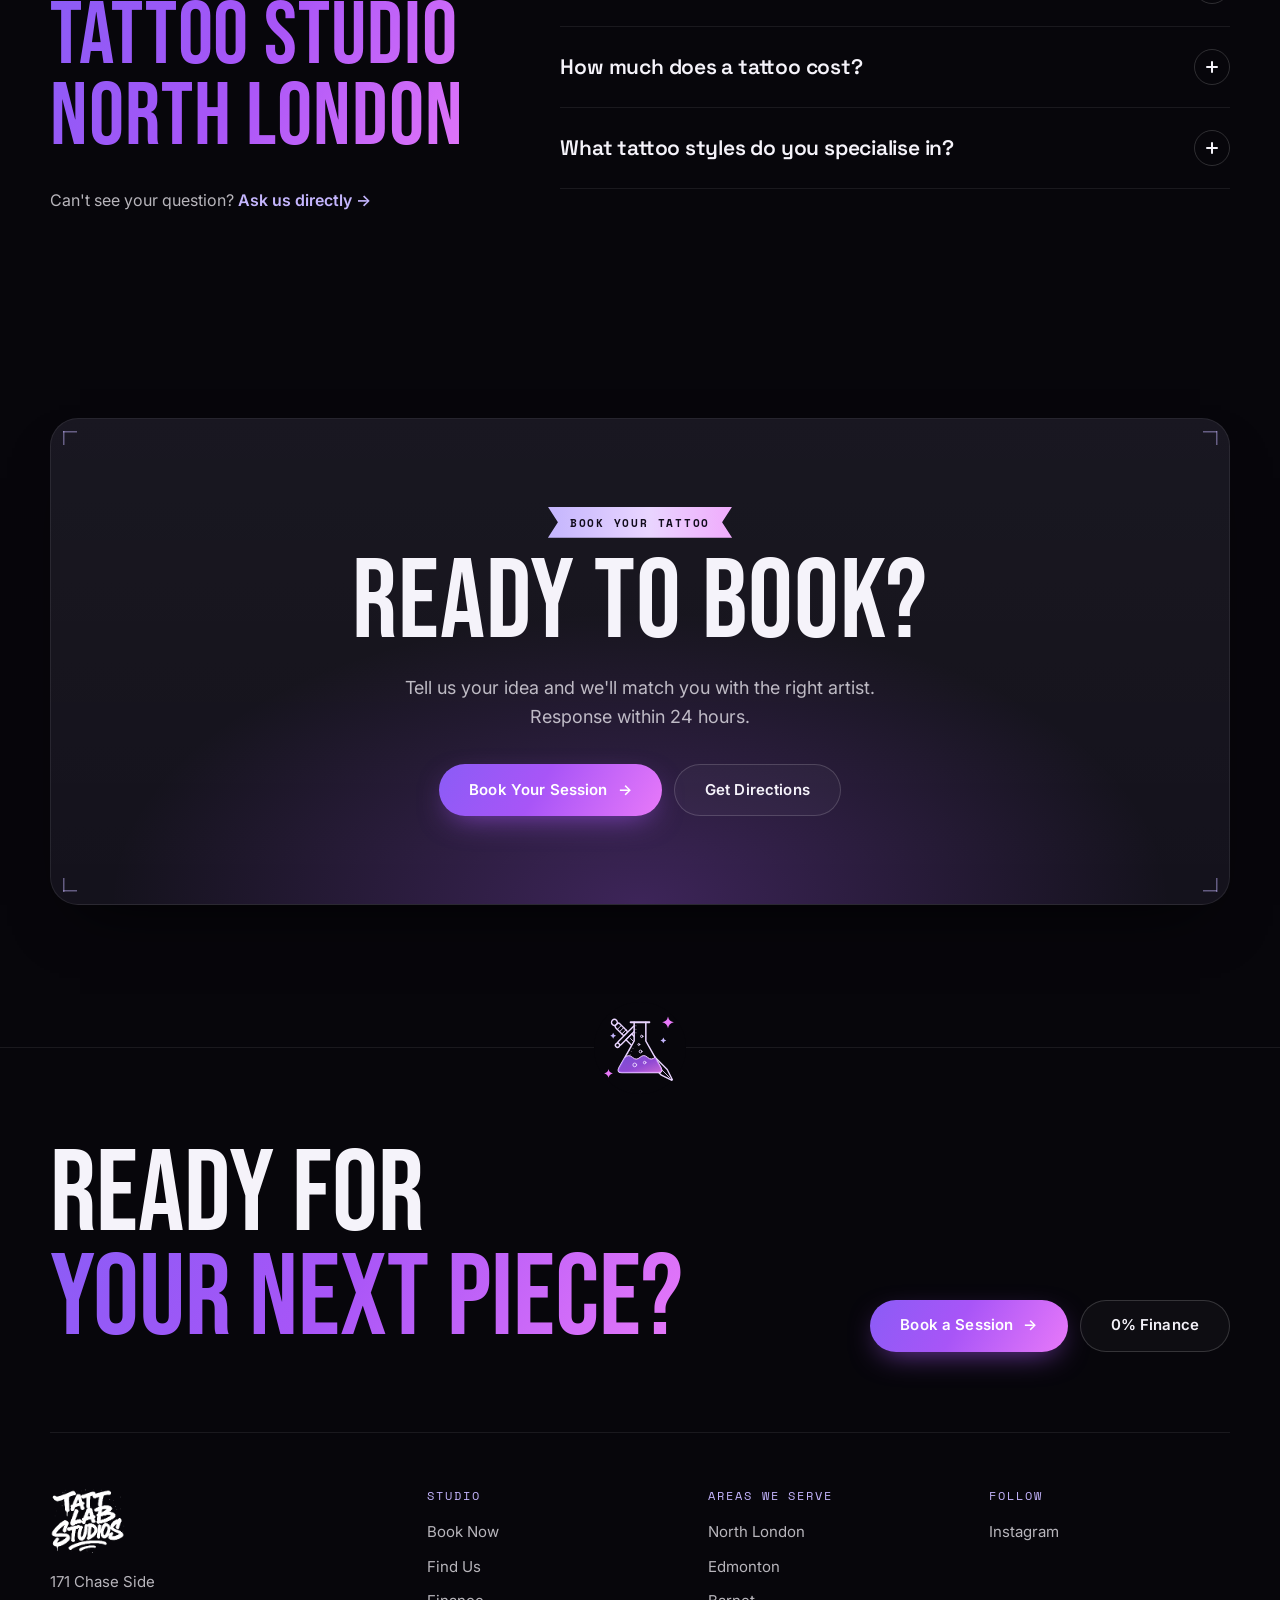
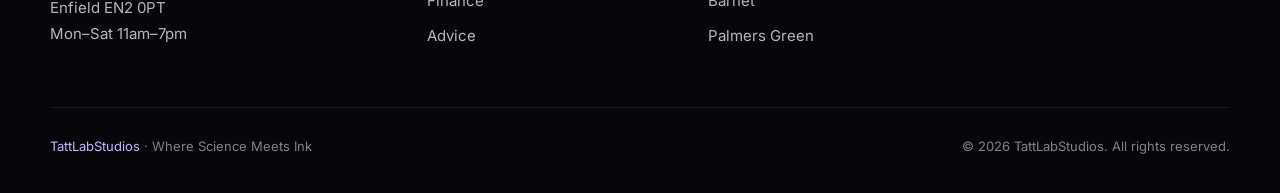
<file: tattoo-studio-north-london.html>
<!DOCTYPE html>
<html lang="en-GB">
<head>
  <meta charset="UTF-8"/>
  <meta name="viewport" content="width=device-width, initial-scale=1.0"/>
  <title>Tattoo Studio North London | Walk-ins Welcome | TattLab</title>
  <meta name="description" content="Expert tattoo artists at 171 Chase Side, Enfield, 5 minutes from Enfield Town station. Realism, fine line, blackwork &amp; colour. Walk-ins welcome, 0% finance."/>
  <meta name="keywords" content="tattoo studio North London, tattoo artists North London, tattoo shop North London, best tattoo North London, realism tattoo North London"/>
  <meta name="robots" content="index, follow"/>
  <link rel="canonical" href="https://www.tattlabstudios.co.uk/tattoo-studio-north-london"/>
  <meta property="og:type" content="website"/>
  <meta property="og:title" content="Tattoo Studio North London | TattLabStudios"/>
  <meta property="og:description" content="North London's go-to tattoo studio. Expert artists in Enfield — realism, fine line, blackwork, colour. Finance available. Book online."/>
  <meta property="og:url" content="https://www.tattlabstudios.co.uk/tattoo-studio-north-london"/>
  <meta property="og:image" content="https://www.tattlabstudios.co.uk/assets/logo.png"/>
  <meta name="twitter:card" content="summary"/>
  <link rel="icon" type="image/png" href="/assets/favicon-32.png"/>
  <link rel="preconnect" href="https://fonts.googleapis.com"/>
  <link rel="preconnect" href="https://fonts.gstatic.com" crossorigin/>
  <link href="https://fonts.googleapis.com/css2?family=Bebas+Neue&family=Inter:wght@400;500;600;700&family=Space+Grotesk:wght@500;600;700&family=Space+Mono:wght@400;700&display=swap" rel="stylesheet"/>
  <link rel="stylesheet" href="/shared.css?v=20261121d"/>
  <script>document.documentElement.classList.add('js')</script>
  <script src="/assets/site.js?v=20261121d" defer></script>
  <script src="/assets/lab-fx.js?v=20261121d" defer></script>
  <style>
    /* ══ LOCATION LANDING PAGES ═════════════════════════════════
       Shared template: hero · why us · getting here · finance · FAQ · book */

    /* Line-mask stagger for split headings */
    [data-reveal-lines] .line:nth-child(2) > span { --d: .1s; }
    [data-reveal-lines] .line:nth-child(3) > span { --d: .2s; }

    /* ── Hero ── */
    .lp-hero { padding-bottom: clamp(40px, 6vw, 72px); }
    .lp-hero h1 { font-size: clamp(52px, 9vw, 112px); }
    .lp-hero .lead { max-width: 640px; }
    .hero-ctas { display: flex; gap: 12px; flex-wrap: wrap; margin-top: 34px; }
    .hero-facts {
      display: flex; flex-wrap: wrap; gap: 10px 28px;
      margin-top: 36px; list-style: none;
      font-size: 14px; color: var(--text-dim);
    }
    .hero-facts li { display: flex; align-items: center; gap: 10px; }
    .hero-facts li::before {
      content: ''; width: 6px; height: 6px; border-radius: 50%; flex-shrink: 0;
      background: var(--accent-pink); box-shadow: 0 0 10px var(--accent-pink);
    }

    /* ── Sections ── */
    .lp-section { position: relative; z-index: 1; padding: clamp(56px, 8vw, 104px) 24px; }
    .lp-inner { max-width: var(--max); margin: 0 auto; }
    .sec-title {
      font-family: var(--font-cine); font-weight: 400; text-transform: uppercase;
      font-size: clamp(44px, 7vw, 88px); line-height: 0.92; letter-spacing: 0.01em;
      margin-top: 16px;
    }

    /* ── Why us ── */
    .intro-grid {
      display: grid; grid-template-columns: 1fr 1fr; gap: clamp(24px, 5vw, 72px);
      align-items: end; margin-bottom: clamp(36px, 5vw, 60px);
    }
    .intro-copy p { color: var(--text-dim); font-size: 17px; }
    .intro-copy p + p { margin-top: 14px; }

    .svc-grid { display: grid; grid-template-columns: repeat(4, 1fr); gap: 16px; }
    .svc-card { position: relative; overflow: hidden; padding: 28px 26px 30px; }
    .svc-card::before {
      content: ''; position: absolute; left: 0; top: 0; width: 100%; height: 2px;
      background: var(--grad);
      transform: scaleX(0); transform-origin: left;
      transition: transform 0.7s var(--ease-cine);
    }
    .svc-card:hover::before { transform: scaleX(1); }
    .svc-num {
      display: block; margin-bottom: 36px;
      font-family: var(--font-mono); font-size: 12px; letter-spacing: 0.16em;
      color: var(--accent-cyan);
    }
    .svc-card h3 { font-size: 20px; font-weight: 600; letter-spacing: -0.01em; margin-bottom: 10px; }
    .svc-card p { color: var(--text-dim); font-size: 15px; line-height: 1.6; }

    /* ── Getting here ── */
    .route-grid {
      display: grid; grid-template-columns: 0.9fr 1.1fr; gap: clamp(28px, 5vw, 72px);
      align-items: start;
    }
    .route-intro { color: var(--text-dim); font-size: 17px; margin: 22px 0 28px; max-width: 460px; }
    .route-actions { display: flex; gap: 12px; flex-wrap: wrap; }
    .route-list { list-style: none; padding: 6px clamp(20px, 3vw, 32px); border-radius: 22px; }
    .route-list li {
      display: grid; grid-template-columns: auto 1fr; column-gap: 18px; row-gap: 2px;
      padding: 20px 0; border-bottom: 1px solid var(--line);
    }
    .route-list li:last-child { border-bottom: none; }
    .route-num {
      grid-row: span 2;
      width: 36px; height: 36px; border-radius: 50%;
      display: grid; place-items: center;
      background: var(--accent-soft); color: var(--accent-cyan);
      font-family: var(--font-mono); font-size: 12px;
    }
    .route-list strong { font-family: var(--font-display); font-size: 17px; font-weight: 600; color: var(--text); }
    .route-detail { color: var(--text-dim); font-size: 15px; }

    /* ── Finance ── */
    .finance-feature {
      position: relative; overflow: hidden;
      display: grid; grid-template-columns: 0.8fr 1.2fr; gap: clamp(28px, 6vw, 80px); align-items: center;
      padding: clamp(32px, 6vw, 72px);
      border-radius: 28px;
    }
    .finance-feature::before {
      content: ''; position: absolute; inset: -40% -20% auto auto; width: 70%; height: 140%;
      background: radial-gradient(closest-side, var(--glow), transparent);
      pointer-events: none;
    }
    .big-zero {
      font-family: var(--font-cine);
      font-size: clamp(140px, 22vw, 280px); line-height: 0.8;
      background: var(--grad);
      -webkit-background-clip: text; -webkit-text-fill-color: transparent; background-clip: text;
    }
    .big-zero small {
      display: block; margin-top: 12px;
      font-size: 0.32em; letter-spacing: 0.04em;
      -webkit-text-fill-color: var(--text);
    }
    .finance-copy { position: relative; }
    .finance-copy h2 { font-size: clamp(28px, 3.6vw, 42px); font-weight: 600; letter-spacing: -0.02em; margin: 14px 0 18px; }
    .finance-copy p { color: var(--text-dim); font-size: 17px; margin-bottom: 30px; max-width: 520px; }

    /* ── FAQ accordion ── */
    .faq-grid {
      display: grid; grid-template-columns: 0.8fr 1.2fr; gap: clamp(28px, 5vw, 72px);
      align-items: start;
    }
    .faq-aside { position: sticky; top: calc(var(--header-h) + 24px); }
    .faq-aside p { color: var(--text-dim); font-size: 16px; margin-top: 22px; }
    .faq-aside p a { color: var(--accent-cyan); font-weight: 600; text-decoration: none; }
    .faq-aside p a:hover { color: var(--text); }
    .faq-list { border-top: 1px solid var(--line); }
    .faq-item { border-bottom: 1px solid var(--line); }
    .faq-item summary {
      display: flex; align-items: center; justify-content: space-between; gap: 20px;
      min-height: 44px; padding: 22px 0;
      cursor: pointer; list-style: none;
    }
    .faq-item summary::-webkit-details-marker { display: none; }
    .faq-item summary:focus-visible { outline-offset: 6px; }
    .faq-item summary h3 {
      font-size: clamp(18px, 2vw, 21px); font-weight: 600; line-height: 1.3; letter-spacing: -0.01em;
      transition: color 0.3s;
    }
    .faq-item summary:hover h3 { color: var(--accent-cyan); }
    .faq-icon {
      position: relative; flex-shrink: 0;
      width: 36px; height: 36px; border-radius: 50%;
      border: 1px solid var(--line-strong);
      transition: background 0.4s, border-color 0.4s, transform 0.6s var(--ease-cine);
    }
    .faq-icon::before, .faq-icon::after {
      content: ''; position: absolute; left: 50%; top: 50%;
      width: 12px; height: 2px; margin: -1px 0 0 -6px; border-radius: 2px;
      background: var(--text);
      transition: transform 0.5s var(--ease-cine);
    }
    .faq-icon::after { transform: rotate(90deg); }
    .faq-item[open]:not(.is-closing) .faq-icon { background: var(--accent-soft); border-color: var(--accent); transform: rotate(180deg); }
    .faq-item[open]:not(.is-closing) .faq-icon::after { transform: rotate(0deg); }
    .faq-body { overflow: hidden; }
    .faq-body p { padding: 0 56px 26px 0; color: var(--text-dim); font-size: 16px; line-height: 1.7; }
    .faq-item[open] .faq-body p { animation: faqIn 0.7s var(--ease-cine) both; }
    @keyframes faqIn { from { opacity: 0; transform: translateY(-8px); } to { opacity: 1; transform: none; } }

    /* ── Book CTA ── */
    .book-cta {
      position: relative; overflow: hidden;
      text-align: center;
      padding: clamp(48px, 7vw, 88px) clamp(22px, 5vw, 64px);
      border-radius: 28px;
    }
    .book-cta::before {
      content: ''; position: absolute; left: 50%; bottom: -60%; width: 90%; height: 120%;
      transform: translateX(-50%);
      background: radial-gradient(closest-side, var(--glow), transparent);
      pointer-events: none;
    }
    .book-cta > * { position: relative; }
    .book-cta h2 {
      font-family: var(--font-cine); font-weight: 400; text-transform: uppercase;
      font-size: clamp(52px, 9vw, 112px); line-height: 0.9; letter-spacing: 0.01em;
      margin-top: 16px;
    }
    .book-cta p { color: var(--text-dim); font-size: 18px; max-width: 520px; margin: 18px auto 32px; }
    .cta-actions { display: flex; gap: 12px; justify-content: center; flex-wrap: wrap; }

    /* ── Responsive ── */
    @media (max-width: 1020px) { .svc-grid { grid-template-columns: repeat(2, 1fr); } }
    @media (max-width: 900px) {
      .intro-grid, .route-grid, .faq-grid, .finance-feature { grid-template-columns: 1fr; }
      .faq-aside { position: static; }
    }
    @media (max-width: 560px) {
      .svc-grid { grid-template-columns: 1fr; }
      .svc-num { margin-bottom: 20px; }
      .hero-ctas a, .route-actions a, .cta-actions a { flex: 1 1 100%; }
      .hero-facts { gap: 10px 20px; margin-top: 28px; }
      .faq-body p { padding-right: 0; }
      .route-list strong { font-size: 16px; }
    }
  </style>
</head>
<body>
  <a class="skip-link" href="#main">Skip to content</a>
  <!--HEADER:START-->
  <header class="site-header" id="siteHeader">
    <a href="/" class="brand" aria-label="TattLabStudios home"><img src="/assets/logo-transparent.png?v=1" alt="TattLabStudios"/></a>
    <nav class="site-nav" aria-label="Main">
      <a href="/">Home</a>
      <a href="/where-are-we">Find Us</a>
      <a href="/finance">Finance</a>
      <a href="/blog">Advice</a>
    </nav>
    <a href="/contact" class="btn-primary btn-sm header-cta">Book Now</a>
    <button class="menu-toggle" type="button" aria-expanded="false" aria-controls="mobileMenu" aria-label="Open menu"><span></span><span></span></button>
  </header>
  <div class="mobile-menu" id="mobileMenu" aria-hidden="true">
    <nav aria-label="Mobile">
      <a href="/"><small>01</small>Home</a>
      <a href="/contact"><small>02</small>Book Now</a>
      <a href="/where-are-we"><small>03</small>Find Us</a>
      <a href="/finance"><small>04</small>Finance</a>
      <a href="/blog"><small>05</small>Advice</a>
    </nav>
    <div class="mm-foot">
      171 Chase Side, Enfield EN2 0PT<br/>
      Mon–Sat 11am–7pm · Sun closed<br/>
      <a href="https://instagram.com/tattlabstudios" target="_blank" rel="noopener">@tattlabstudios</a>
    </div>
  </div>
  <!--HEADER:END-->

  <main id="main">
    <!-- ═══ HERO ═══ -->
    <section class="page-hero lp-hero" data-lab-fx="lite">
      <span class="eyebrow-label" data-reveal="fade">Tattoo Studio · North London</span>
      <h1 data-reveal-lines>
        <span class="line"><span>The Best Tattoo Studio</span></span>
        <span class="line"><span class="grad-text">in North London</span></span>
      </h1>
      <p class="lead" data-reveal style="--d:.25s">TattLabStudios is North London's go-to destination for precision tattooing. Based at 171 Chase Side in Enfield — minutes from Enfield Town station — our artists deliver exceptional work across every style, every time.</p>
      <div class="hero-ctas" data-reveal style="--d:.35s">
        <a href="/contact" class="btn-primary">Book a Session <span class="btn-arrow">→</span></a>
        <a href="https://maps.google.com/?q=171+Chase+Side+Enfield+EN2+0PT" target="_blank" rel="noopener" class="btn-ghost">Get Directions</a>
      </div>
      <ul class="hero-facts" data-reveal="fade" style="--d:.5s">
        <li>171 Chase Side, Enfield EN2 0PT</li>
        <li>Mon–Sat 11am–7pm</li>
        <li>0% finance available</li>
      </ul>
    </section>

    <!-- ═══ WHY US ═══ -->
    <section class="lp-section" aria-labelledby="why-title">
      <div class="lp-inner">
        <div class="intro-grid">
          <div>
            <span class="eyebrow-label" data-reveal="fade">Why TattLab</span>
            <h2 class="sec-title" id="why-title" data-reveal-lines>
              <span class="line"><span>Expert Tattoo Artists in</span></span>
              <span class="line"><span class="grad-text">North London</span></span>
            </h2>
          </div>
          <div class="intro-copy" data-reveal style="--d:.15s">
            <p>Whether you're after a bold black-and-grey sleeve, delicate fine line florals, vibrant colour realism or a classic traditional piece, TattLabStudios has an artist who specialises in exactly what you're looking for.</p>
            <p>Our studio brings a clinical, precision-driven approach to tattooing — clean setups, sterile equipment, and artists who treat every design like a formula that needs to be perfected before it touches skin.</p>
          </div>
        </div>
        <div class="svc-grid">
          <article class="svc-card glass-card" data-reveal>
            <span class="svc-num">01</span>
            <h3>Realism &amp; Portrait</h3>
            <p>Hyper-realistic tattoos that capture depth, texture, and emotion — black &amp; grey or full colour.</p>
          </article>
          <article class="svc-card glass-card" data-reveal style="--d:.08s">
            <span class="svc-num">02</span>
            <h3>Fine Line</h3>
            <p>Intricate, minimal linework with razor-sharp precision. Perfect for delicate florals, scripts, and geometric designs.</p>
          </article>
          <article class="svc-card glass-card" data-reveal style="--d:.16s">
            <span class="svc-num">03</span>
            <h3>Blackwork &amp; Geometric</h3>
            <p>Bold, graphic work with strong contrast. Tribal, mandala, dotwork, and abstract blackwork.</p>
          </article>
          <article class="svc-card glass-card" data-reveal style="--d:.24s">
            <span class="svc-num">04</span>
            <h3>Colour Tattoos</h3>
            <p>Vivid, saturated colour work that pops — from watercolour washes to neo-traditional pieces.</p>
          </article>
        </div>
      </div>
    </section>

    <!-- ═══ GETTING HERE ═══ -->
    <section class="lp-section" aria-labelledby="route-title">
      <div class="lp-inner route-grid">
        <div>
          <span class="eyebrow-label" data-reveal="fade">Getting here</span>
          <h2 class="sec-title" id="route-title" data-reveal-lines>
            <span class="line"><span>Getting to Us from</span></span>
            <span class="line"><span class="grad-text">North London</span></span>
          </h2>
          <p class="route-intro" data-reveal style="--d:.15s">We're at 171 Chase Side, Enfield EN2 0PT — easily accessible from across North London:</p>
          <div class="route-actions" data-reveal style="--d:.25s">
            <a href="https://maps.google.com/?q=171+Chase+Side+Enfield+EN2+0PT" target="_blank" rel="noopener" class="btn-primary">Get Directions <span class="btn-arrow">→</span></a>
            <a href="/where-are-we" class="btn-ghost">Find Us</a>
          </div>
        </div>
        <div class="glass-card route-list-wrap" data-reveal="fade" style="--d:.1s">
          <ul class="route-list">
            <li data-reveal style="--d:.1s">
              <span class="route-num" aria-hidden="true">01</span>
              <strong>Enfield Town station</strong>
              <span class="route-detail">5 min walk (Overground from Liverpool Street)</span>
            </li>
            <li data-reveal style="--d:.18s">
              <span class="route-num" aria-hidden="true">02</span>
              <strong>By car</strong>
              <span class="route-detail">20–30 mins from most of North London via the A10 or A1010</span>
            </li>
            <li data-reveal style="--d:.26s">
              <span class="route-num" aria-hidden="true">03</span>
              <strong>From Tottenham / Haringey</strong>
              <span class="route-detail">approx 20 mins via A1010</span>
            </li>
            <li data-reveal style="--d:.34s">
              <span class="route-num" aria-hidden="true">04</span>
              <strong>From Islington / Archway</strong>
              <span class="route-detail">approx 25 mins via A105</span>
            </li>
            <li data-reveal style="--d:.42s">
              <span class="route-num" aria-hidden="true">05</span>
              <strong>Free parking</strong>
              <span class="route-detail">Available nearby on Chase Side and surrounding roads</span>
            </li>
          </ul>
        </div>
      </div>
    </section>

    <!-- ═══ FINANCE ═══ -->
    <section class="lp-section" aria-labelledby="finance-title">
      <div class="lp-inner">
        <div class="finance-feature glass-card" data-reveal>
          <div class="big-zero" aria-hidden="true">0%<small>Finance</small></div>
          <div class="finance-copy">
            <span class="eyebrow-label">Spread the cost</span>
            <h2 id="finance-title">Finance Available — <span class="grad-text">Don't Let Budget Stop You</span></h2>
            <p>We offer 0% finance options and Klarna so you can spread the cost of your tattoo with no hidden fees. Whether it's a small piece or a full sleeve, we'll work with your budget.</p>
            <a href="/finance" class="btn-primary">View finance options <span class="btn-arrow">→</span></a>
          </div>
        </div>
      </div>
    </section>

    <!-- ═══ FAQ ═══ -->
    <section class="lp-section" aria-labelledby="faq-title">
      <div class="lp-inner faq-grid">
        <div class="faq-aside">
          <span class="eyebrow-label" data-reveal="fade">Questions</span>
          <h2 class="sec-title" id="faq-title" data-reveal-lines>
            <span class="line"><span>FAQs —</span></span>
            <span class="line"><span class="grad-text">Tattoo Studio North London</span></span>
          </h2>
          <p data-reveal style="--d:.15s">Can't see your question? <a href="/contact">Ask us directly <span class="btn-arrow">→</span></a></p>
        </div>
        <div class="faq-list">
          <details class="faq-item" data-reveal>
            <summary>
              <h3>Where exactly is TattLabStudios?</h3>
              <span class="faq-icon" aria-hidden="true"></span>
            </summary>
            <div class="faq-body"><p>171 Chase Side, Enfield EN2 0PT — in the heart of Enfield Town, North London. We're a 5-minute walk from Enfield Town Overground station.</p></div>
          </details>
          <details class="faq-item" data-reveal style="--d:.07s">
            <summary>
              <h3>Do I need an appointment?</h3>
              <span class="faq-icon" aria-hidden="true"></span>
            </summary>
            <div class="faq-body"><p>Yes — we work by appointment to give every client our full focus. Book online via the button above and we'll be in touch within 24 hours to confirm details.</p></div>
          </details>
          <details class="faq-item" data-reveal style="--d:.14s">
            <summary>
              <h3>How much does a tattoo cost?</h3>
              <span class="faq-icon" aria-hidden="true"></span>
            </summary>
            <div class="faq-body"><p>Pricing depends on size, placement, and complexity. We offer free consultations — get in touch with your idea and we'll give you an accurate quote. Finance and Klarna available for larger pieces.</p></div>
          </details>
          <details class="faq-item" data-reveal style="--d:.21s">
            <summary>
              <h3>What tattoo styles do you specialise in?</h3>
              <span class="faq-icon" aria-hidden="true"></span>
            </summary>
            <div class="faq-body"><p>Our artists cover realism, fine line, blackwork, geometric, colour, neo-traditional and more. Check our Instagram @tattlabstudios to see recent work.</p></div>
          </details>
        </div>
      </div>
    </section>

    <!-- ═══ BOOK ═══ -->
    <section class="lp-section" aria-labelledby="book-title">
      <div class="lp-inner">
        <div class="book-cta glass-card" data-reveal="zoom">
          <span class="eyebrow-label">Book your tattoo</span>
          <h2 id="book-title">Ready to Book?</h2>
          <p>Tell us your idea and we'll match you with the right artist. Response within 24 hours.</p>
          <div class="cta-actions">
            <a href="/contact" class="btn-primary">Book Your Session <span class="btn-arrow">→</span></a>
            <a href="https://maps.google.com/?q=171+Chase+Side+Enfield+EN2+0PT" target="_blank" rel="noopener" class="btn-ghost">Get Directions</a>
          </div>
        </div>
      </div>
    </section>
  </main>

  <!--FOOTER:START-->
  <footer>
    <div class="footer-cta">
      <h2>Ready for<br/><span class="grad-text">your next piece?</span></h2>
      <div class="fc-actions">
        <a href="/contact" class="btn-primary">Book a Session <span class="btn-arrow">→</span></a>
        <a href="/finance" class="btn-ghost">0% Finance</a>
      </div>
    </div>
    <div class="footer-inner">
      <div class="footer-col">
        <img src="/assets/logo-transparent.png?v=1" alt="TattLabStudios" class="footer-logo"/>
        <p>171 Chase Side<br/>Enfield EN2 0PT<br/>Mon–Sat 11am–7pm</p>
      </div>
      <div class="footer-col">
        <h4>Studio</h4>
        <a href="/contact">Book Now</a>
        <a href="/where-are-we">Find Us</a>
        <a href="/finance">Finance</a>
        <a href="/blog">Advice</a>
      </div>
      <div class="footer-col">
        <h4>Areas We Serve</h4>
        <a href="/tattoo-studio-north-london">North London</a>
        <a href="/tattoo-studio-edmonton">Edmonton</a>
        <a href="/tattoo-studio-barnet">Barnet</a>
        <a href="/tattoo-studio-palmers-green">Palmers Green</a>
      </div>
      <div class="footer-col">
        <h4>Follow</h4>
        <a href="https://instagram.com/tattlabstudios" target="_blank" rel="noopener">Instagram</a>
      </div>
    </div>
    <div class="footer-bottom">
      <span><span class="f-accent">TattLabStudios</span> · Where Science Meets Ink</span>
      <span>© 2026 TattLabStudios. All rights reserved.</span>
    </div>
  </footer>
  <!--FOOTER:END-->

  <script>
    // FAQ accordion: smooth height animation on top of native <details>
    (function () {
      if (window.matchMedia('(prefers-reduced-motion: reduce)').matches || !Element.prototype.animate) return;
      var EASE = 'cubic-bezier(0.16, 1, 0.3, 1)';
      document.querySelectorAll('.faq-item').forEach(function (item) {
        var summary = item.querySelector('summary');
        var body = item.querySelector('.faq-body');
        if (!summary || !body) return;
        var anim = null;
        summary.addEventListener('click', function (e) {
          e.preventDefault();
          var closing = item.open && !item.classList.contains('is-closing');
          var from = body.getBoundingClientRect().height;
          if (anim) { anim.cancel(); anim = null; }
          if (closing) {
            item.classList.add('is-closing');
            anim = body.animate({ height: [from + 'px', '0px'] }, { duration: 450, easing: EASE });
            anim.onfinish = function () { item.open = false; item.classList.remove('is-closing'); anim = null; };
          } else {
            item.classList.remove('is-closing');
            item.open = true;
            anim = body.animate({ height: [from + 'px', body.scrollHeight + 'px'] }, { duration: 600, easing: EASE });
            anim.onfinish = function () { anim = null; };
          }
        });
      });
    })();
  </script>

  <script type="application/ld+json">
  {"@context":"https://schema.org","@type":"TattooParlor","name":"TattLabStudios","url":"https://www.tattlabstudios.co.uk","address":{"@type":"PostalAddress","streetAddress":"171 Chase Side","addressLocality":"Enfield","postalCode":"EN2 0PT","addressCountry":"GB"},"geo":{"@type":"GeoCoordinates","latitude":51.6524,"longitude":-0.0796},"openingHoursSpecification":[{"@type":"OpeningHoursSpecification","dayOfWeek":["Monday","Tuesday","Wednesday","Thursday","Friday","Saturday"],"opens":"11:00","closes":"19:00"}]}
  </script>
</body>
</html>
</file>
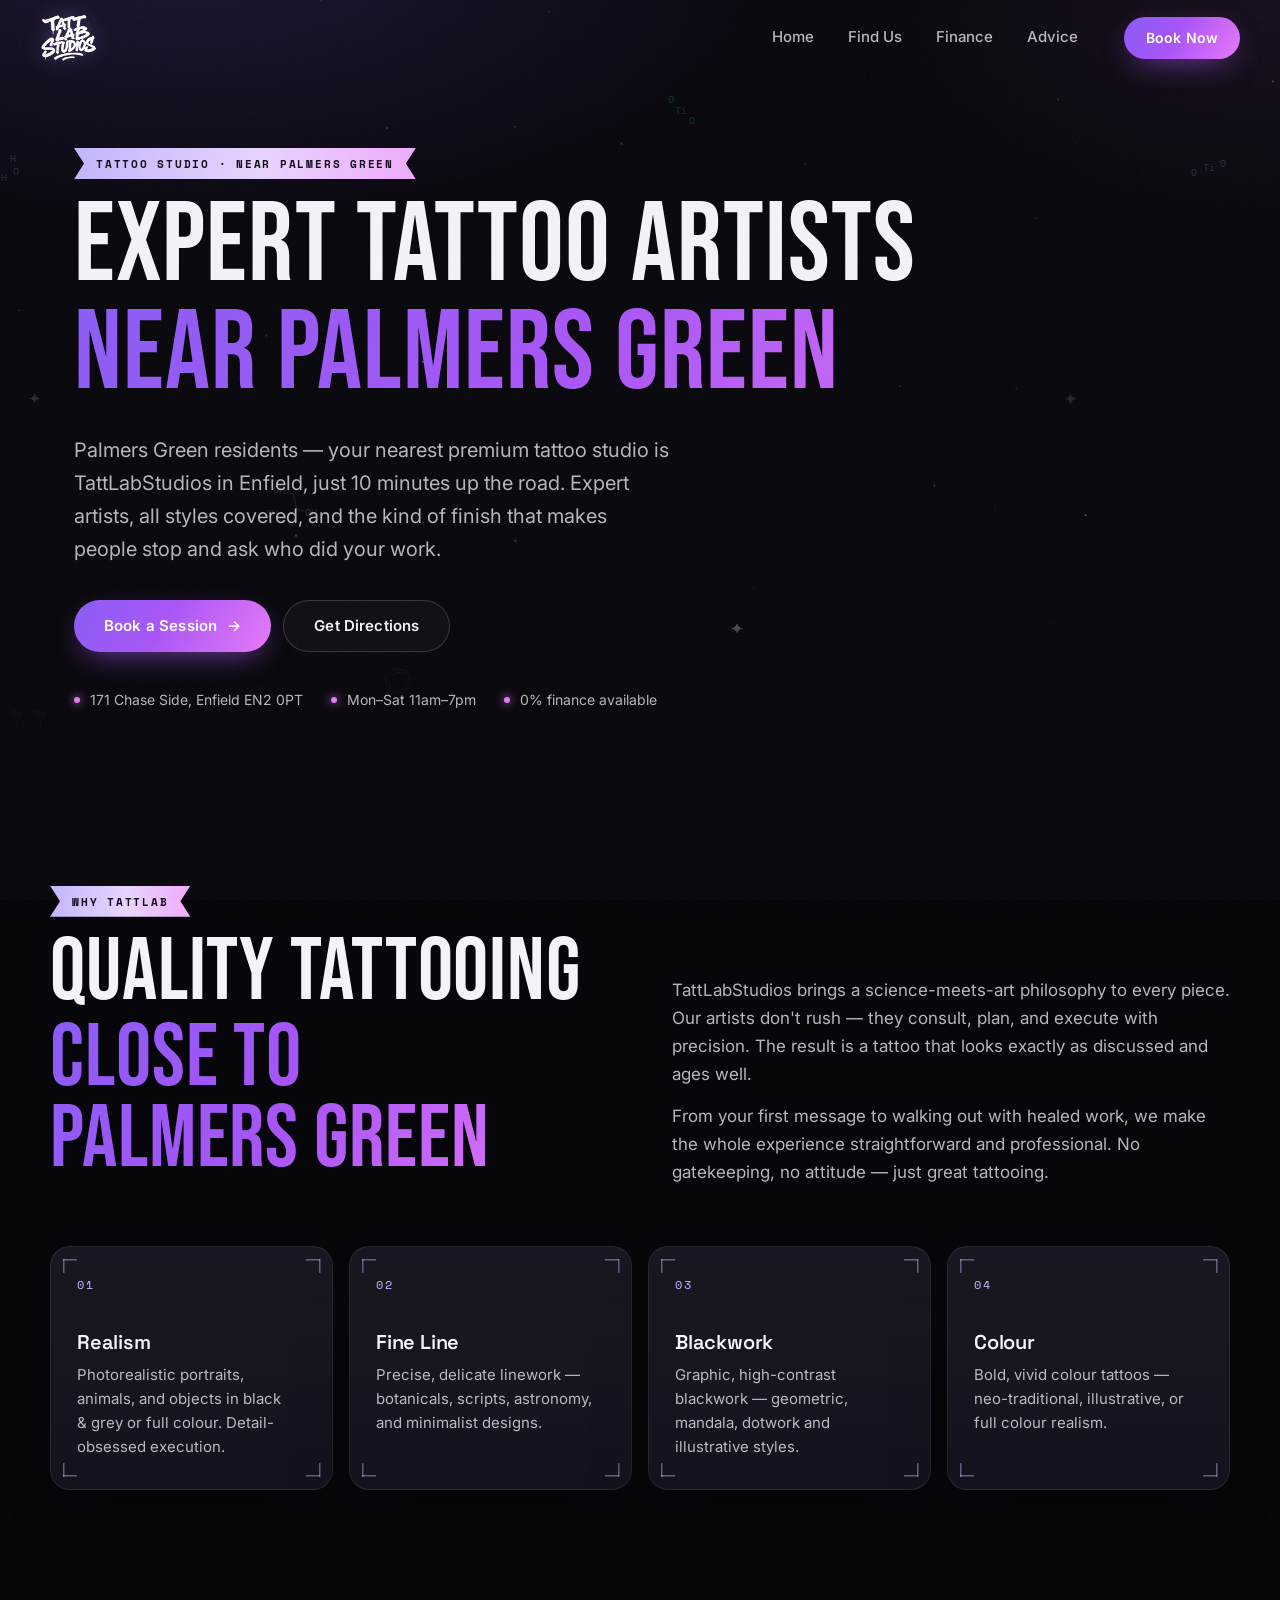
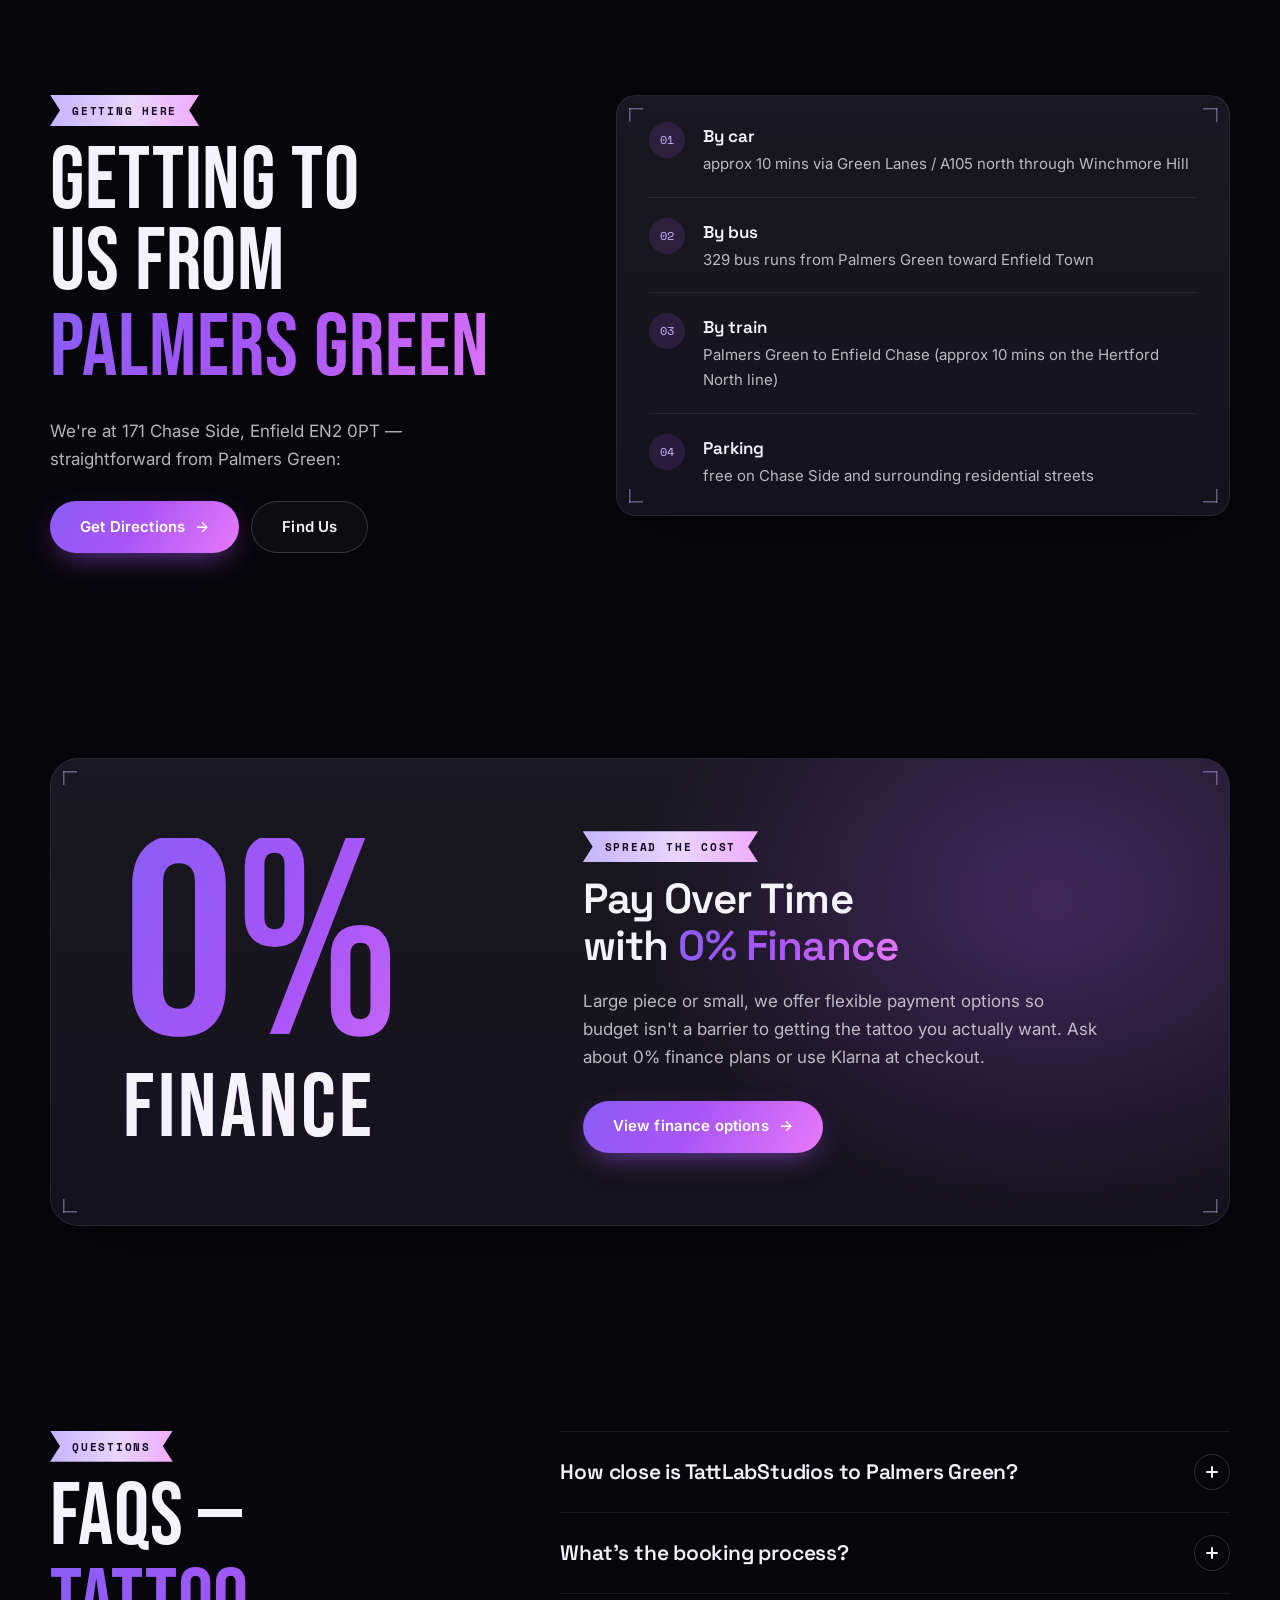
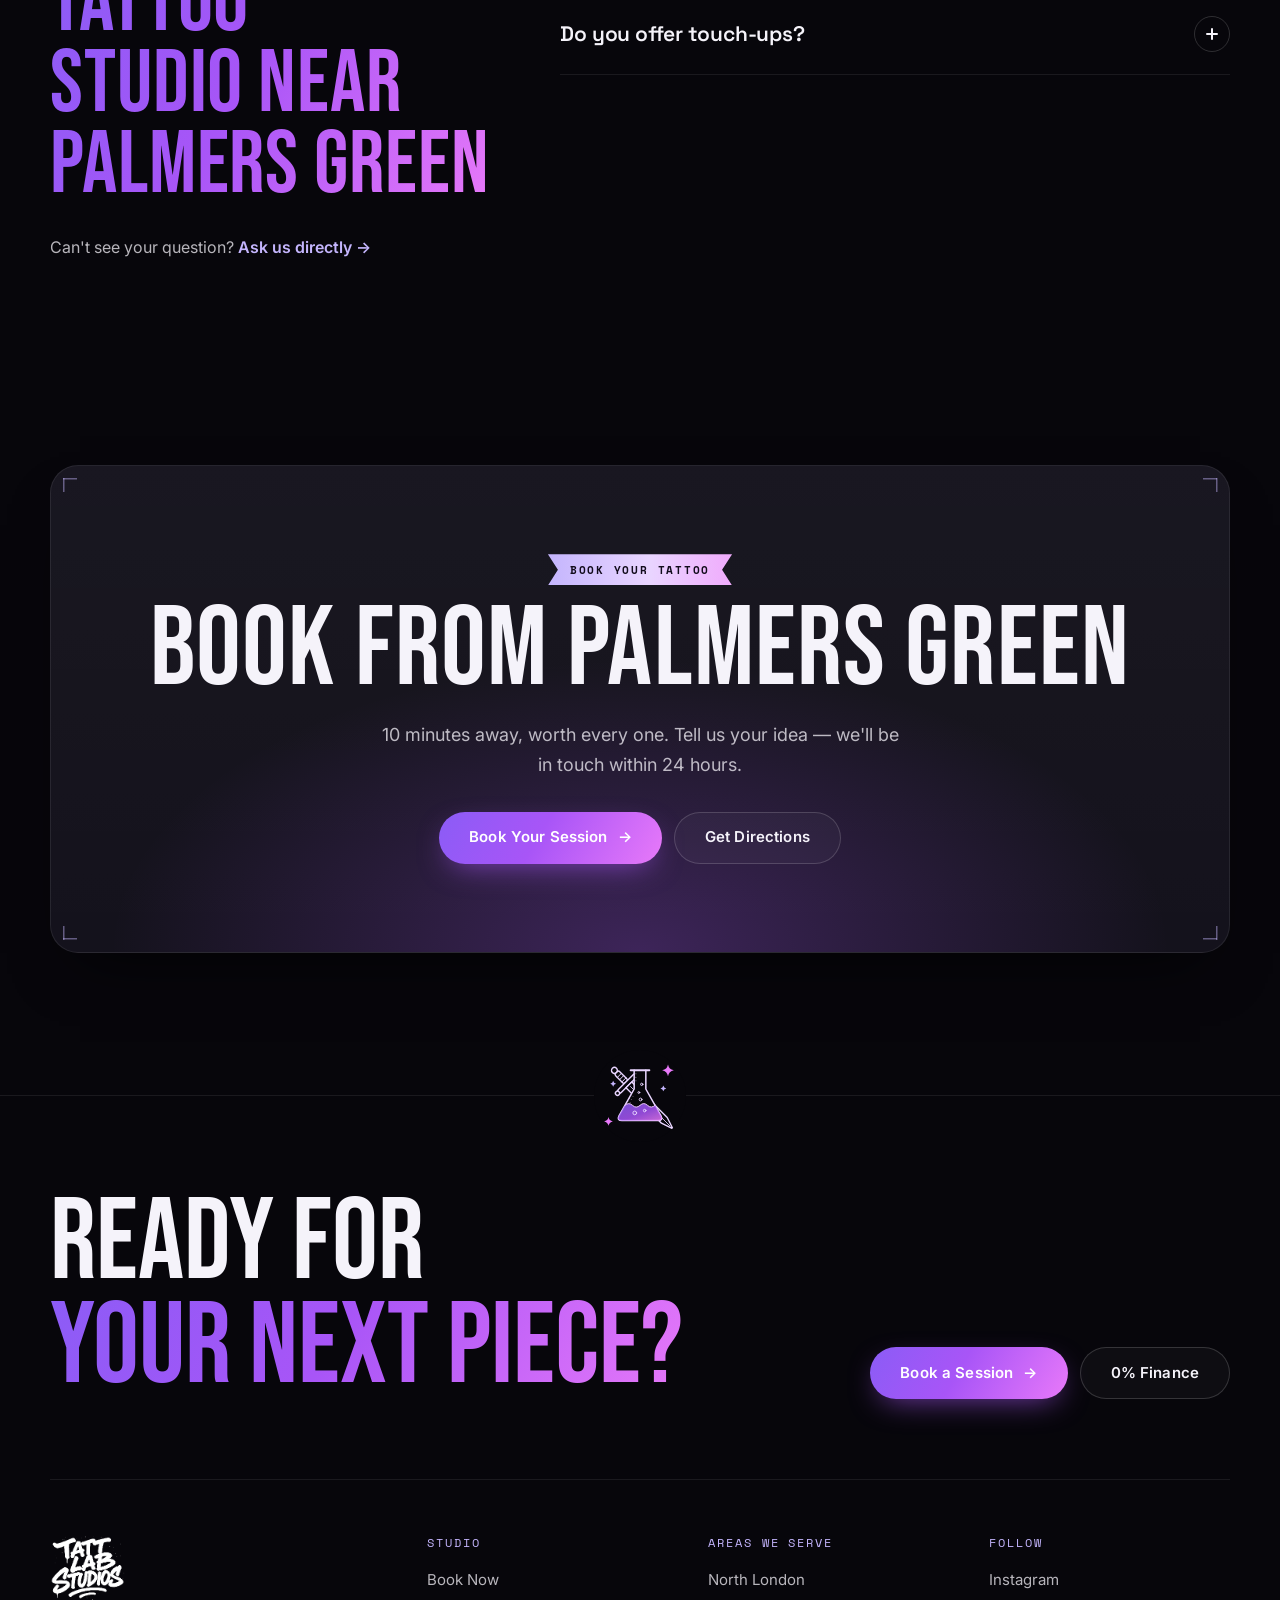
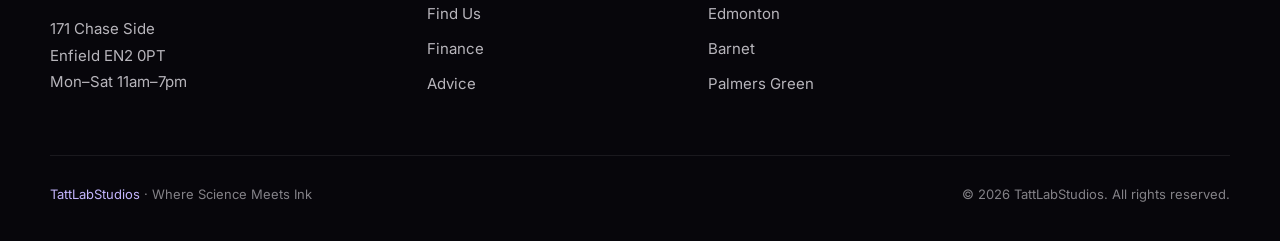
<file: tattoo-studio-palmers-green.html>
<!DOCTYPE html>
<html lang="en-GB">
<head>
  <meta charset="UTF-8"/>
  <meta name="viewport" content="width=device-width, initial-scale=1.0"/>
  <title>Tattoo Studio near Palmers Green | TattLabStudios Enfield</title>
  <meta name="description" content="Searching for a tattoo studio near Palmers Green? TattLabStudios in Enfield is just 10 minutes away. Expert artists, all styles, 0% finance available. Book online."/>
  <meta name="keywords" content="tattoo studio Palmers Green, tattoo artists Palmers Green, tattoo near Palmers Green, tattoo shop N13, tattoo Southgate Palmers Green"/>
  <meta name="robots" content="index, follow"/>
  <link rel="canonical" href="https://www.tattlabstudios.co.uk/tattoo-studio-palmers-green"/>
  <meta property="og:type" content="website"/>
  <meta property="og:title" content="Tattoo Studio near Palmers Green | TattLabStudios"/>
  <meta property="og:description" content="Just 10 minutes from Palmers Green — TattLabStudios in Enfield. Expert artists, all styles, 0% finance. Book online."/>
  <meta property="og:url" content="https://www.tattlabstudios.co.uk/tattoo-studio-palmers-green"/>
  <meta property="og:image" content="https://www.tattlabstudios.co.uk/assets/logo.png"/>
  <meta name="twitter:card" content="summary"/>
  <link rel="icon" type="image/png" href="/assets/favicon-32.png"/>
  <link rel="preconnect" href="https://fonts.googleapis.com"/>
  <link rel="preconnect" href="https://fonts.gstatic.com" crossorigin/>
  <link href="https://fonts.googleapis.com/css2?family=Bebas+Neue&family=Inter:wght@400;500;600;700&family=Space+Grotesk:wght@500;600;700&family=Space+Mono:wght@400;700&display=swap" rel="stylesheet"/>
  <link rel="stylesheet" href="/shared.css?v=20261121d"/>
  <script>document.documentElement.classList.add('js')</script>
  <script src="/assets/site.js?v=20261121d" defer></script>
  <script src="/assets/lab-fx.js?v=20261121d" defer></script>
  <style>
    /* ══ LOCATION LANDING PAGES ═════════════════════════════════
       Shared template: hero · why us · getting here · finance · FAQ · book */

    /* Line-mask stagger for split headings */
    [data-reveal-lines] .line:nth-child(2) > span { --d: .1s; }
    [data-reveal-lines] .line:nth-child(3) > span { --d: .2s; }

    /* ── Hero ── */
    .lp-hero { padding-bottom: clamp(40px, 6vw, 72px); }
    .lp-hero h1 { font-size: clamp(52px, 9vw, 112px); }
    .lp-hero .lead { max-width: 640px; }
    .hero-ctas { display: flex; gap: 12px; flex-wrap: wrap; margin-top: 34px; }
    .hero-facts {
      display: flex; flex-wrap: wrap; gap: 10px 28px;
      margin-top: 36px; list-style: none;
      font-size: 14px; color: var(--text-dim);
    }
    .hero-facts li { display: flex; align-items: center; gap: 10px; }
    .hero-facts li::before {
      content: ''; width: 6px; height: 6px; border-radius: 50%; flex-shrink: 0;
      background: var(--accent-pink); box-shadow: 0 0 10px var(--accent-pink);
    }

    /* ── Sections ── */
    .lp-section { position: relative; z-index: 1; padding: clamp(56px, 8vw, 104px) 24px; }
    .lp-inner { max-width: var(--max); margin: 0 auto; }
    .sec-title {
      font-family: var(--font-cine); font-weight: 400; text-transform: uppercase;
      font-size: clamp(44px, 7vw, 88px); line-height: 0.92; letter-spacing: 0.01em;
      margin-top: 16px;
    }

    /* ── Why us ── */
    .intro-grid {
      display: grid; grid-template-columns: 1fr 1fr; gap: clamp(24px, 5vw, 72px);
      align-items: end; margin-bottom: clamp(36px, 5vw, 60px);
    }
    .intro-copy p { color: var(--text-dim); font-size: 17px; }
    .intro-copy p + p { margin-top: 14px; }

    .svc-grid { display: grid; grid-template-columns: repeat(4, 1fr); gap: 16px; }
    .svc-card { position: relative; overflow: hidden; padding: 28px 26px 30px; }
    .svc-card::before {
      content: ''; position: absolute; left: 0; top: 0; width: 100%; height: 2px;
      background: var(--grad);
      transform: scaleX(0); transform-origin: left;
      transition: transform 0.7s var(--ease-cine);
    }
    .svc-card:hover::before { transform: scaleX(1); }
    .svc-num {
      display: block; margin-bottom: 36px;
      font-family: var(--font-mono); font-size: 12px; letter-spacing: 0.16em;
      color: var(--accent-cyan);
    }
    .svc-card h3 { font-size: 20px; font-weight: 600; letter-spacing: -0.01em; margin-bottom: 10px; }
    .svc-card p { color: var(--text-dim); font-size: 15px; line-height: 1.6; }

    /* ── Getting here ── */
    .route-grid {
      display: grid; grid-template-columns: 0.9fr 1.1fr; gap: clamp(28px, 5vw, 72px);
      align-items: start;
    }
    .route-intro { color: var(--text-dim); font-size: 17px; margin: 22px 0 28px; max-width: 460px; }
    .route-actions { display: flex; gap: 12px; flex-wrap: wrap; }
    .route-list { list-style: none; padding: 6px clamp(20px, 3vw, 32px); border-radius: 22px; }
    .route-list li {
      display: grid; grid-template-columns: auto 1fr; column-gap: 18px; row-gap: 2px;
      padding: 20px 0; border-bottom: 1px solid var(--line);
    }
    .route-list li:last-child { border-bottom: none; }
    .route-num {
      grid-row: span 2;
      width: 36px; height: 36px; border-radius: 50%;
      display: grid; place-items: center;
      background: var(--accent-soft); color: var(--accent-cyan);
      font-family: var(--font-mono); font-size: 12px;
    }
    .route-list strong { font-family: var(--font-display); font-size: 17px; font-weight: 600; color: var(--text); }
    .route-detail { color: var(--text-dim); font-size: 15px; }

    /* ── Finance ── */
    .finance-feature {
      position: relative; overflow: hidden;
      display: grid; grid-template-columns: 0.8fr 1.2fr; gap: clamp(28px, 6vw, 80px); align-items: center;
      padding: clamp(32px, 6vw, 72px);
      border-radius: 28px;
    }
    .finance-feature::before {
      content: ''; position: absolute; inset: -40% -20% auto auto; width: 70%; height: 140%;
      background: radial-gradient(closest-side, var(--glow), transparent);
      pointer-events: none;
    }
    .big-zero {
      font-family: var(--font-cine);
      font-size: clamp(140px, 22vw, 280px); line-height: 0.8;
      background: var(--grad);
      -webkit-background-clip: text; -webkit-text-fill-color: transparent; background-clip: text;
    }
    .big-zero small {
      display: block; margin-top: 12px;
      font-size: 0.32em; letter-spacing: 0.04em;
      -webkit-text-fill-color: var(--text);
    }
    .finance-copy { position: relative; }
    .finance-copy h2 { font-size: clamp(28px, 3.6vw, 42px); font-weight: 600; letter-spacing: -0.02em; margin: 14px 0 18px; }
    .finance-copy p { color: var(--text-dim); font-size: 17px; margin-bottom: 30px; max-width: 520px; }

    /* ── FAQ accordion ── */
    .faq-grid {
      display: grid; grid-template-columns: 0.8fr 1.2fr; gap: clamp(28px, 5vw, 72px);
      align-items: start;
    }
    .faq-aside { position: sticky; top: calc(var(--header-h) + 24px); }
    .faq-aside p { color: var(--text-dim); font-size: 16px; margin-top: 22px; }
    .faq-aside p a { color: var(--accent-cyan); font-weight: 600; text-decoration: none; }
    .faq-aside p a:hover { color: var(--text); }
    .faq-list { border-top: 1px solid var(--line); }
    .faq-item { border-bottom: 1px solid var(--line); }
    .faq-item summary {
      display: flex; align-items: center; justify-content: space-between; gap: 20px;
      min-height: 44px; padding: 22px 0;
      cursor: pointer; list-style: none;
    }
    .faq-item summary::-webkit-details-marker { display: none; }
    .faq-item summary:focus-visible { outline-offset: 6px; }
    .faq-item summary h3 {
      font-size: clamp(18px, 2vw, 21px); font-weight: 600; line-height: 1.3; letter-spacing: -0.01em;
      transition: color 0.3s;
    }
    .faq-item summary:hover h3 { color: var(--accent-cyan); }
    .faq-icon {
      position: relative; flex-shrink: 0;
      width: 36px; height: 36px; border-radius: 50%;
      border: 1px solid var(--line-strong);
      transition: background 0.4s, border-color 0.4s, transform 0.6s var(--ease-cine);
    }
    .faq-icon::before, .faq-icon::after {
      content: ''; position: absolute; left: 50%; top: 50%;
      width: 12px; height: 2px; margin: -1px 0 0 -6px; border-radius: 2px;
      background: var(--text);
      transition: transform 0.5s var(--ease-cine);
    }
    .faq-icon::after { transform: rotate(90deg); }
    .faq-item[open]:not(.is-closing) .faq-icon { background: var(--accent-soft); border-color: var(--accent); transform: rotate(180deg); }
    .faq-item[open]:not(.is-closing) .faq-icon::after { transform: rotate(0deg); }
    .faq-body { overflow: hidden; }
    .faq-body p { padding: 0 56px 26px 0; color: var(--text-dim); font-size: 16px; line-height: 1.7; }
    .faq-item[open] .faq-body p { animation: faqIn 0.7s var(--ease-cine) both; }
    @keyframes faqIn { from { opacity: 0; transform: translateY(-8px); } to { opacity: 1; transform: none; } }

    /* ── Book CTA ── */
    .book-cta {
      position: relative; overflow: hidden;
      text-align: center;
      padding: clamp(48px, 7vw, 88px) clamp(22px, 5vw, 64px);
      border-radius: 28px;
    }
    .book-cta::before {
      content: ''; position: absolute; left: 50%; bottom: -60%; width: 90%; height: 120%;
      transform: translateX(-50%);
      background: radial-gradient(closest-side, var(--glow), transparent);
      pointer-events: none;
    }
    .book-cta > * { position: relative; }
    .book-cta h2 {
      font-family: var(--font-cine); font-weight: 400; text-transform: uppercase;
      font-size: clamp(52px, 9vw, 112px); line-height: 0.9; letter-spacing: 0.01em;
      margin-top: 16px;
    }
    .book-cta p { color: var(--text-dim); font-size: 18px; max-width: 520px; margin: 18px auto 32px; }
    .cta-actions { display: flex; gap: 12px; justify-content: center; flex-wrap: wrap; }

    /* ── Responsive ── */
    @media (max-width: 1020px) { .svc-grid { grid-template-columns: repeat(2, 1fr); } }
    @media (max-width: 900px) {
      .intro-grid, .route-grid, .faq-grid, .finance-feature { grid-template-columns: 1fr; }
      .faq-aside { position: static; }
    }
    @media (max-width: 560px) {
      .svc-grid { grid-template-columns: 1fr; }
      .svc-num { margin-bottom: 20px; }
      .hero-ctas a, .route-actions a, .cta-actions a { flex: 1 1 100%; }
      .hero-facts { gap: 10px 20px; margin-top: 28px; }
      .faq-body p { padding-right: 0; }
      .route-list strong { font-size: 16px; }
    }
  </style>
</head>
<body>
  <a class="skip-link" href="#main">Skip to content</a>
  <!--HEADER:START-->
  <header class="site-header" id="siteHeader">
    <a href="/" class="brand" aria-label="TattLabStudios home"><img src="/assets/logo-transparent.png?v=1" alt="TattLabStudios"/></a>
    <nav class="site-nav" aria-label="Main">
      <a href="/">Home</a>
      <a href="/where-are-we">Find Us</a>
      <a href="/finance">Finance</a>
      <a href="/blog">Advice</a>
    </nav>
    <a href="/contact" class="btn-primary btn-sm header-cta">Book Now</a>
    <button class="menu-toggle" type="button" aria-expanded="false" aria-controls="mobileMenu" aria-label="Open menu"><span></span><span></span></button>
  </header>
  <div class="mobile-menu" id="mobileMenu" aria-hidden="true">
    <nav aria-label="Mobile">
      <a href="/"><small>01</small>Home</a>
      <a href="/contact"><small>02</small>Book Now</a>
      <a href="/where-are-we"><small>03</small>Find Us</a>
      <a href="/finance"><small>04</small>Finance</a>
      <a href="/blog"><small>05</small>Advice</a>
    </nav>
    <div class="mm-foot">
      171 Chase Side, Enfield EN2 0PT<br/>
      Mon–Sat 11am–7pm · Sun closed<br/>
      <a href="https://instagram.com/tattlabstudios" target="_blank" rel="noopener">@tattlabstudios</a>
    </div>
  </div>
  <!--HEADER:END-->

  <main id="main">
    <!-- ═══ HERO ═══ -->
    <section class="page-hero lp-hero" data-lab-fx="lite">
      <span class="eyebrow-label" data-reveal="fade">Tattoo Studio · Near Palmers Green</span>
      <h1 data-reveal-lines>
        <span class="line"><span>Expert Tattoo Artists</span></span>
        <span class="line"><span class="grad-text">near Palmers Green</span></span>
      </h1>
      <p class="lead" data-reveal style="--d:.25s">Palmers Green residents — your nearest premium tattoo studio is TattLabStudios in Enfield, just 10 minutes up the road. Expert artists, all styles covered, and the kind of finish that makes people stop and ask who did your work.</p>
      <div class="hero-ctas" data-reveal style="--d:.35s">
        <a href="/contact" class="btn-primary">Book a Session <span class="btn-arrow">→</span></a>
        <a href="https://maps.google.com/?q=171+Chase+Side+Enfield+EN2+0PT" target="_blank" rel="noopener" class="btn-ghost">Get Directions</a>
      </div>
      <ul class="hero-facts" data-reveal="fade" style="--d:.5s">
        <li>171 Chase Side, Enfield EN2 0PT</li>
        <li>Mon–Sat 11am–7pm</li>
        <li>0% finance available</li>
      </ul>
    </section>

    <!-- ═══ WHY US ═══ -->
    <section class="lp-section" aria-labelledby="why-title">
      <div class="lp-inner">
        <div class="intro-grid">
          <div>
            <span class="eyebrow-label" data-reveal="fade">Why TattLab</span>
            <h2 class="sec-title" id="why-title" data-reveal-lines>
              <span class="line"><span>Quality Tattooing</span></span>
              <span class="line"><span class="grad-text">Close to Palmers Green</span></span>
            </h2>
          </div>
          <div class="intro-copy" data-reveal style="--d:.15s">
            <p>TattLabStudios brings a science-meets-art philosophy to every piece. Our artists don't rush — they consult, plan, and execute with precision. The result is a tattoo that looks exactly as discussed and ages well.</p>
            <p>From your first message to walking out with healed work, we make the whole experience straightforward and professional. No gatekeeping, no attitude — just great tattooing.</p>
          </div>
        </div>
        <div class="svc-grid">
          <article class="svc-card glass-card" data-reveal>
            <span class="svc-num">01</span>
            <h3>Realism</h3>
            <p>Photorealistic portraits, animals, and objects in black &amp; grey or full colour. Detail-obsessed execution.</p>
          </article>
          <article class="svc-card glass-card" data-reveal style="--d:.08s">
            <span class="svc-num">02</span>
            <h3>Fine Line</h3>
            <p>Precise, delicate linework — botanicals, scripts, astronomy, and minimalist designs.</p>
          </article>
          <article class="svc-card glass-card" data-reveal style="--d:.16s">
            <span class="svc-num">03</span>
            <h3>Blackwork</h3>
            <p>Graphic, high-contrast blackwork — geometric, mandala, dotwork and illustrative styles.</p>
          </article>
          <article class="svc-card glass-card" data-reveal style="--d:.24s">
            <span class="svc-num">04</span>
            <h3>Colour</h3>
            <p>Bold, vivid colour tattoos — neo-traditional, illustrative, or full colour realism.</p>
          </article>
        </div>
      </div>
    </section>

    <!-- ═══ GETTING HERE ═══ -->
    <section class="lp-section" aria-labelledby="route-title">
      <div class="lp-inner route-grid">
        <div>
          <span class="eyebrow-label" data-reveal="fade">Getting here</span>
          <h2 class="sec-title" id="route-title" data-reveal-lines>
            <span class="line"><span>Getting to Us from</span></span>
            <span class="line"><span class="grad-text">Palmers Green</span></span>
          </h2>
          <p class="route-intro" data-reveal style="--d:.15s">We're at 171 Chase Side, Enfield EN2 0PT — straightforward from Palmers Green:</p>
          <div class="route-actions" data-reveal style="--d:.25s">
            <a href="https://maps.google.com/?q=171+Chase+Side+Enfield+EN2+0PT" target="_blank" rel="noopener" class="btn-primary">Get Directions <span class="btn-arrow">→</span></a>
            <a href="/where-are-we" class="btn-ghost">Find Us</a>
          </div>
        </div>
        <div class="glass-card route-list-wrap" data-reveal="fade" style="--d:.1s">
          <ul class="route-list">
            <li data-reveal style="--d:.1s">
              <span class="route-num" aria-hidden="true">01</span>
              <strong>By car</strong>
              <span class="route-detail">approx 10 mins via Green Lanes / A105 north through Winchmore Hill</span>
            </li>
            <li data-reveal style="--d:.18s">
              <span class="route-num" aria-hidden="true">02</span>
              <strong>By bus</strong>
              <span class="route-detail">329 bus runs from Palmers Green toward Enfield Town</span>
            </li>
            <li data-reveal style="--d:.26s">
              <span class="route-num" aria-hidden="true">03</span>
              <strong>By train</strong>
              <span class="route-detail">Palmers Green to Enfield Chase (approx 10 mins on the Hertford North line)</span>
            </li>
            <li data-reveal style="--d:.34s">
              <span class="route-num" aria-hidden="true">04</span>
              <strong>Parking</strong>
              <span class="route-detail">free on Chase Side and surrounding residential streets</span>
            </li>
          </ul>
        </div>
      </div>
    </section>

    <!-- ═══ FINANCE ═══ -->
    <section class="lp-section" aria-labelledby="finance-title">
      <div class="lp-inner">
        <div class="finance-feature glass-card" data-reveal>
          <div class="big-zero" aria-hidden="true">0%<small>Finance</small></div>
          <div class="finance-copy">
            <span class="eyebrow-label">Spread the cost</span>
            <h2 id="finance-title">Pay Over Time with <span class="grad-text">0% Finance</span></h2>
            <p>Large piece or small, we offer flexible payment options so budget isn't a barrier to getting the tattoo you actually want. Ask about 0% finance plans or use Klarna at checkout.</p>
            <a href="/finance" class="btn-primary">View finance options <span class="btn-arrow">→</span></a>
          </div>
        </div>
      </div>
    </section>

    <!-- ═══ FAQ ═══ -->
    <section class="lp-section" aria-labelledby="faq-title">
      <div class="lp-inner faq-grid">
        <div class="faq-aside">
          <span class="eyebrow-label" data-reveal="fade">Questions</span>
          <h2 class="sec-title" id="faq-title" data-reveal-lines>
            <span class="line"><span>FAQs —</span></span>
            <span class="line"><span class="grad-text">Tattoo Studio near Palmers Green</span></span>
          </h2>
          <p data-reveal style="--d:.15s">Can't see your question? <a href="/contact">Ask us directly <span class="btn-arrow">→</span></a></p>
        </div>
        <div class="faq-list">
          <details class="faq-item" data-reveal>
            <summary>
              <h3>How close is TattLabStudios to Palmers Green?</h3>
              <span class="faq-icon" aria-hidden="true"></span>
            </summary>
            <div class="faq-body"><p>About 10 minutes by car via the A105, or around 10 minutes on the Hertford North train line to Enfield Chase. Our address is 171 Chase Side, Enfield EN2 0PT.</p></div>
          </details>
          <details class="faq-item" data-reveal style="--d:.07s">
            <summary>
              <h3>What's the booking process?</h3>
              <span class="faq-icon" aria-hidden="true"></span>
            </summary>
            <div class="faq-body"><p>Fill in the booking form with your idea, placement, rough size, and preferred date. We'll respond within 24 hours to discuss the design and confirm the appointment.</p></div>
          </details>
          <details class="faq-item" data-reveal style="--d:.14s">
            <summary>
              <h3>Do you offer touch-ups?</h3>
              <span class="faq-icon" aria-hidden="true"></span>
            </summary>
            <div class="faq-body"><p>Yes — we offer complimentary touch-ups within the healing period for work done at TattLabStudios. Ask your artist at the time of your session.</p></div>
          </details>
        </div>
      </div>
    </section>

    <!-- ═══ BOOK ═══ -->
    <section class="lp-section" aria-labelledby="book-title">
      <div class="lp-inner">
        <div class="book-cta glass-card" data-reveal="zoom">
          <span class="eyebrow-label">Book your tattoo</span>
          <h2 id="book-title">Book from Palmers Green</h2>
          <p>10 minutes away, worth every one. Tell us your idea — we'll be in touch within 24 hours.</p>
          <div class="cta-actions">
            <a href="/contact" class="btn-primary">Book Your Session <span class="btn-arrow">→</span></a>
            <a href="https://maps.google.com/?q=171+Chase+Side+Enfield+EN2+0PT" target="_blank" rel="noopener" class="btn-ghost">Get Directions</a>
          </div>
        </div>
      </div>
    </section>
  </main>

  <!--FOOTER:START-->
  <footer>
    <div class="footer-cta">
      <h2>Ready for<br/><span class="grad-text">your next piece?</span></h2>
      <div class="fc-actions">
        <a href="/contact" class="btn-primary">Book a Session <span class="btn-arrow">→</span></a>
        <a href="/finance" class="btn-ghost">0% Finance</a>
      </div>
    </div>
    <div class="footer-inner">
      <div class="footer-col">
        <img src="/assets/logo-transparent.png?v=1" alt="TattLabStudios" class="footer-logo"/>
        <p>171 Chase Side<br/>Enfield EN2 0PT<br/>Mon–Sat 11am–7pm</p>
      </div>
      <div class="footer-col">
        <h4>Studio</h4>
        <a href="/contact">Book Now</a>
        <a href="/where-are-we">Find Us</a>
        <a href="/finance">Finance</a>
        <a href="/blog">Advice</a>
      </div>
      <div class="footer-col">
        <h4>Areas We Serve</h4>
        <a href="/tattoo-studio-north-london">North London</a>
        <a href="/tattoo-studio-edmonton">Edmonton</a>
        <a href="/tattoo-studio-barnet">Barnet</a>
        <a href="/tattoo-studio-palmers-green">Palmers Green</a>
      </div>
      <div class="footer-col">
        <h4>Follow</h4>
        <a href="https://instagram.com/tattlabstudios" target="_blank" rel="noopener">Instagram</a>
      </div>
    </div>
    <div class="footer-bottom">
      <span><span class="f-accent">TattLabStudios</span> · Where Science Meets Ink</span>
      <span>© 2026 TattLabStudios. All rights reserved.</span>
    </div>
  </footer>
  <!--FOOTER:END-->

  <script>
    // FAQ accordion: smooth height animation on top of native <details>
    (function () {
      if (window.matchMedia('(prefers-reduced-motion: reduce)').matches || !Element.prototype.animate) return;
      var EASE = 'cubic-bezier(0.16, 1, 0.3, 1)';
      document.querySelectorAll('.faq-item').forEach(function (item) {
        var summary = item.querySelector('summary');
        var body = item.querySelector('.faq-body');
        if (!summary || !body) return;
        var anim = null;
        summary.addEventListener('click', function (e) {
          e.preventDefault();
          var closing = item.open && !item.classList.contains('is-closing');
          var from = body.getBoundingClientRect().height;
          if (anim) { anim.cancel(); anim = null; }
          if (closing) {
            item.classList.add('is-closing');
            anim = body.animate({ height: [from + 'px', '0px'] }, { duration: 450, easing: EASE });
            anim.onfinish = function () { item.open = false; item.classList.remove('is-closing'); anim = null; };
          } else {
            item.classList.remove('is-closing');
            item.open = true;
            anim = body.animate({ height: [from + 'px', body.scrollHeight + 'px'] }, { duration: 600, easing: EASE });
            anim.onfinish = function () { anim = null; };
          }
        });
      });
    })();
  </script>
  <script type="application/ld+json">
  {"@context":"https://schema.org","@type":"TattooParlor","name":"TattLabStudios","url":"https://www.tattlabstudios.co.uk","address":{"@type":"PostalAddress","streetAddress":"171 Chase Side","addressLocality":"Enfield","postalCode":"EN2 0PT","addressCountry":"GB"},"geo":{"@type":"GeoCoordinates","latitude":51.6524,"longitude":-0.0796}}
  </script>
</body>
</html>
</file>
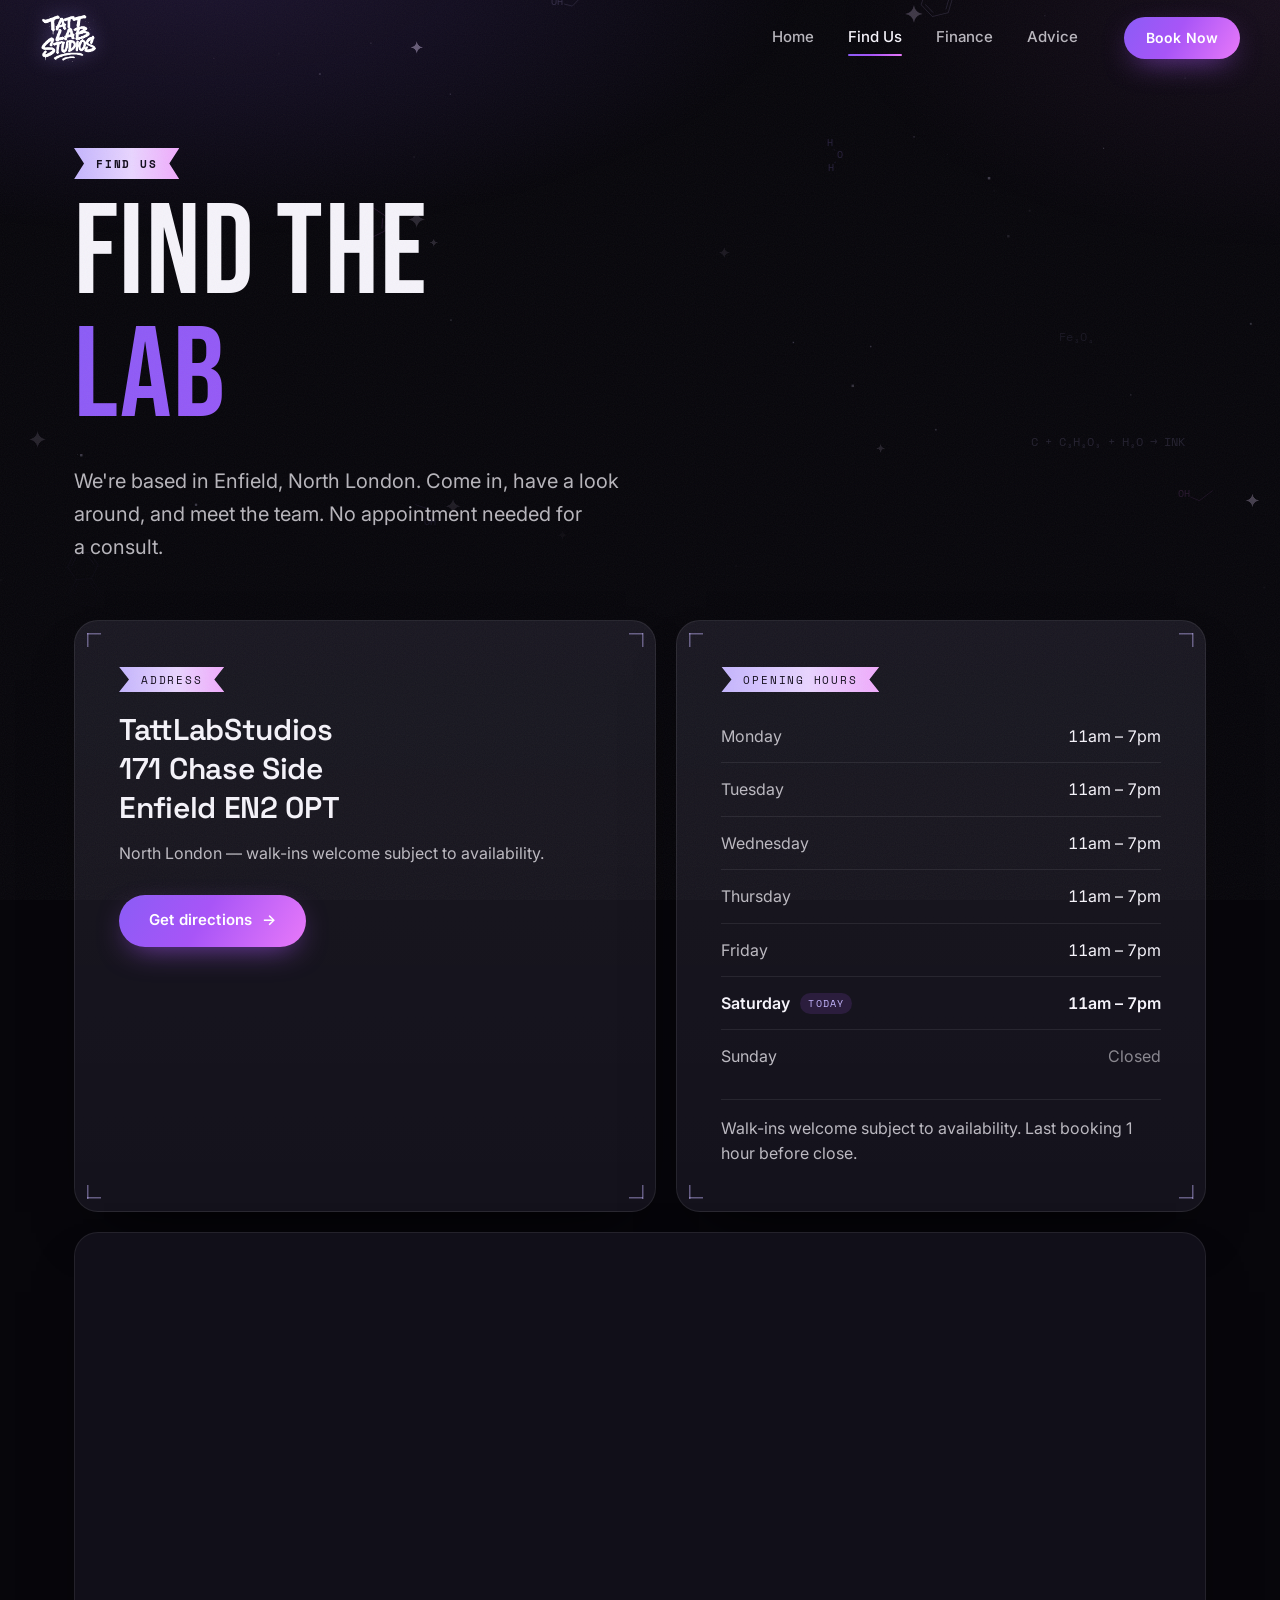
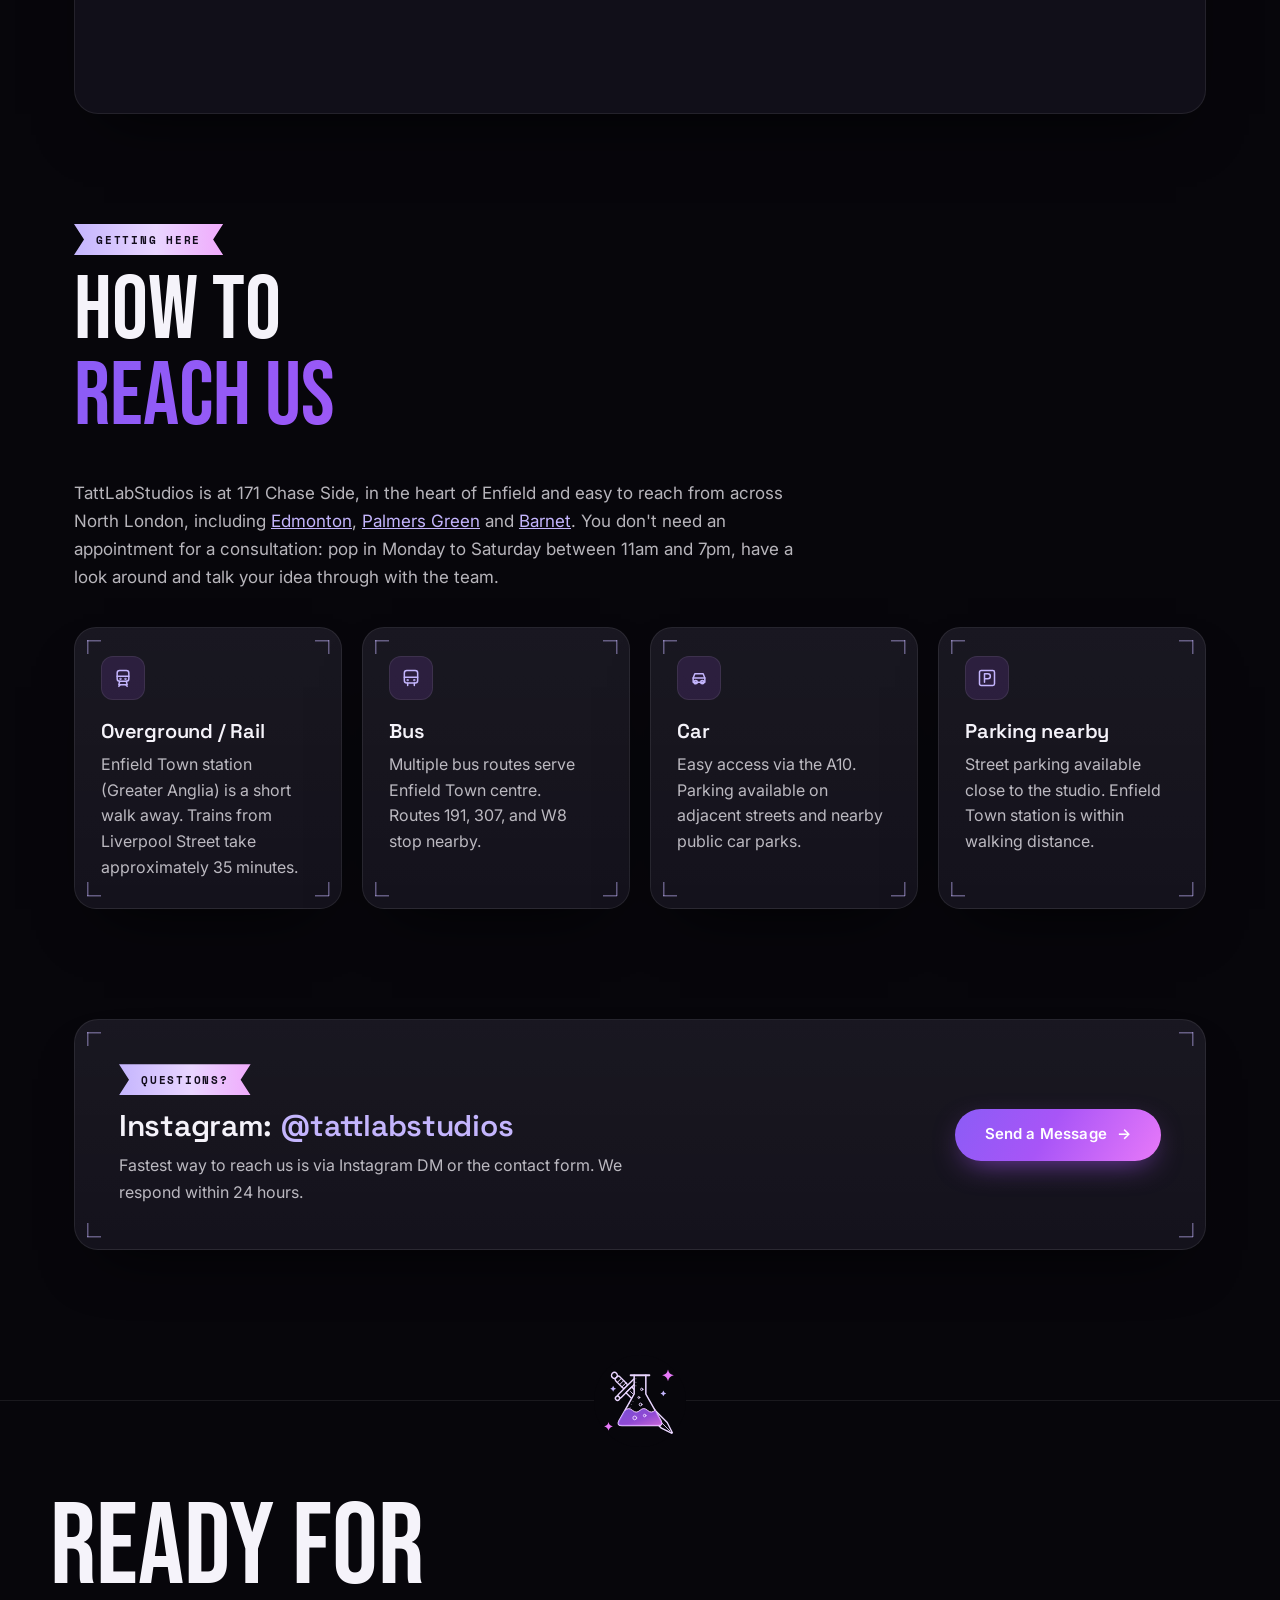
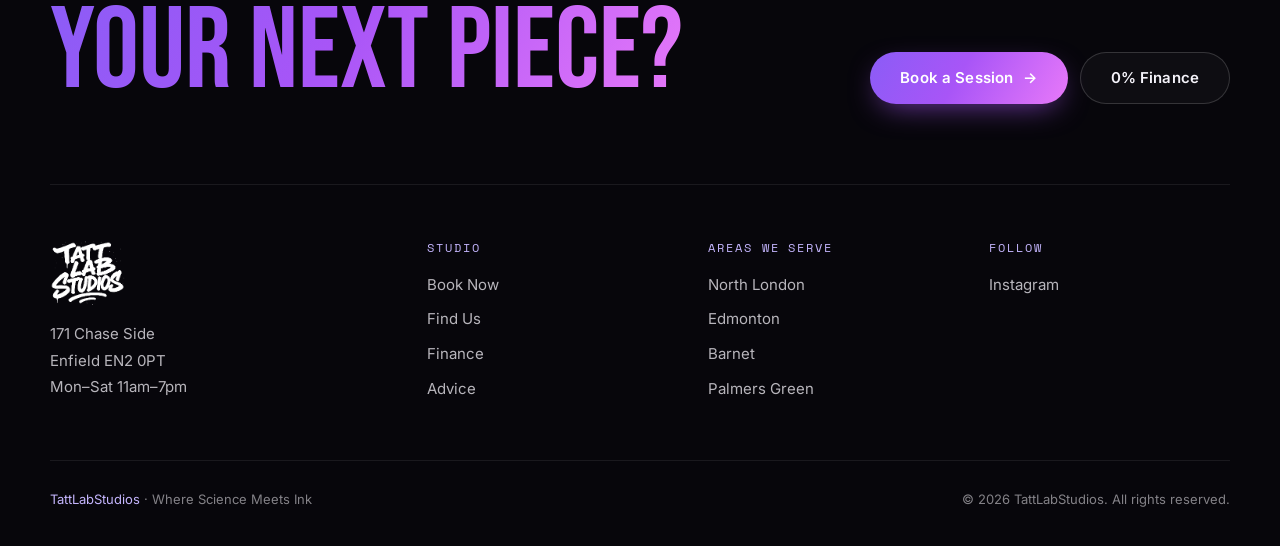
<file: where-are-we.html>
<!DOCTYPE html>
<html lang="en-GB">
<head>
  <meta charset="UTF-8"/>
  <meta name="viewport" content="width=device-width, initial-scale=1.0"/>
  <title>Find Us | TattLabStudios — 171 Chase Side, Enfield EN2 0PT</title>
  <meta name="description" content="TattLabStudios is at 171 Chase Side, Enfield EN2 0PT. Easy to reach from North London — parking available, open Mon–Sat 11am–7pm. Get directions here."/>
  <meta name="robots" content="index, follow"/>
  <link rel="canonical" href="https://www.tattlabstudios.co.uk/where-are-we"/>
  <meta property="og:type" content="website"/>
  <meta property="og:title" content="Find TattLabStudios | Enfield EN2 0PT"/>
  <meta property="og:description" content="171 Chase Side, Enfield EN2 0PT. Open Mon–Sat 11am–7pm."/>
  <meta property="og:url" content="https://www.tattlabstudios.co.uk/where-are-we"/>
  <meta property="og:image" content="https://www.tattlabstudios.co.uk/assets/logo.png"/>
  <meta name="twitter:card" content="summary"/>
  <link rel="icon" type="image/png" href="/assets/favicon-32.png"/>
  <link rel="preconnect" href="https://fonts.googleapis.com"/>
  <link rel="preconnect" href="https://fonts.gstatic.com" crossorigin/>
  <link href="https://fonts.googleapis.com/css2?family=Bebas+Neue&family=Inter:wght@400;500;600;700&family=Space+Grotesk:wght@500;600;700&family=Space+Mono:wght@400;700&display=swap" rel="stylesheet"/>
  <link rel="stylesheet" href="/shared.css?v=20261121d"/>
  <script>document.documentElement.classList.add('js')</script>
  <script src="/assets/site.js?v=20261121d" defer></script>
  <script src="/assets/lab-fx.js?v=20261121d" defer></script>
  <style>
    .wa-section { position: relative; z-index: 1; max-width: var(--max); margin: 0 auto; padding: 0 24px clamp(64px, 9vw, 110px); }

    /* ── Address + hours ── */
    .visit { display: grid; grid-template-columns: 1.1fr 1fr; gap: 20px; margin-bottom: 20px; }
    .visit-card { padding: clamp(28px, 4vw, 44px); border-radius: 24px; }
    .visit-card h2 { margin-bottom: 18px; font-weight: 400; }
    .visit-card .addr {
      font-family: var(--font-display);
      font-size: clamp(24px, 3vw, 30px); font-weight: 600; line-height: 1.3; letter-spacing: -0.01em;
      color: var(--text);
      margin-bottom: 14px;
    }
    .visit-card .note { font-size: 16px; color: var(--text-dim); line-height: 1.6; }
    .visit-card .actions { display: flex; gap: 12px; flex-wrap: wrap; margin-top: 28px; }

    /* Hours list (table kept so the "today" script keeps working) */
    .hours-table { width: 100%; border-collapse: collapse; }
    .hours-table tr { border-bottom: 1px solid var(--line); }
    .hours-table tr:last-child { border-bottom: none; }
    .hours-table td { padding: 13px 0; font-size: 16px; color: var(--text-dim); }
    .hours-table td:last-child { text-align: right; color: var(--text); font-variant-numeric: tabular-nums; white-space: nowrap; }
    .hours-table td.closed { color: var(--text-dimmer); }
    .hours-table .today-row td { color: var(--text); font-weight: 600; }
    .hours-table .today-row td:first-child::after {
      content: 'Today'; margin-left: 10px;
      font-family: var(--font-mono); font-size: 10px; font-weight: 400; letter-spacing: 0.12em; text-transform: uppercase;
      padding: 3px 8px; border-radius: 999px; background: var(--accent-soft); color: var(--accent-cyan);
      vertical-align: 2px;
    }
    .hours-note { margin-top: 16px; padding-top: 16px; border-top: 1px solid var(--line); font-size: 16px; color: var(--text-dim); line-height: 1.6; }

    /* ── Map ── */
    .map-frame {
      position: relative;
      border-radius: 24px;
      overflow: hidden;
      border: 1px solid var(--line);
      background: var(--surface);
      box-shadow: 0 30px 60px -30px rgba(0,0,0,0.8);
    }
    .map-frame iframe {
      display: block;
      width: 100%; height: clamp(320px, 45vw, 480px);
      border: 0;
      filter: saturate(0.65) brightness(0.92);
    }

    /* ── Getting here ── */
    .section-head { margin-bottom: clamp(32px, 5vw, 52px); }
    .section-head h2 {
      font-family: var(--font-cine); font-weight: 400; text-transform: uppercase;
      font-size: clamp(48px, 7vw, 92px); line-height: 0.9;
      margin-top: 16px;
    }
    .wa-intro { font-size: 17px; color: var(--text-dim); max-width: 720px; margin: -16px 0 36px; }
    .wa-intro a { color: var(--accent-cyan); }
    .transport-grid { display: grid; grid-template-columns: repeat(4, 1fr); gap: 20px; }
    .transport-card { padding: 28px 26px; border-radius: 22px; }
    .t-icon {
      width: 44px; height: 44px; border-radius: 12px;
      display: flex; align-items: center; justify-content: center;
      background: var(--accent-soft); border: 1px solid var(--line);
      color: var(--accent-cyan);
      margin-bottom: 20px;
    }
    .transport-card h3 { font-size: 20px; font-weight: 600; letter-spacing: -0.01em; margin-bottom: 10px; }
    .transport-card p { font-size: 16px; color: var(--text-dim); line-height: 1.6; }

    /* ── Contact ── */
    .contact-card {
      display: flex; align-items: center; justify-content: space-between; gap: 24px; flex-wrap: wrap;
      padding: clamp(28px, 4vw, 44px); border-radius: 24px;
    }
    .contact-card h2 { font-size: clamp(24px, 3vw, 30px); font-weight: 600; letter-spacing: -0.01em; margin: 14px 0 10px; }
    .contact-card h2 a { color: var(--accent-cyan); text-decoration: none; }
    .contact-card h2 a:hover { text-decoration: underline; text-underline-offset: 4px; }
    .contact-card p { font-size: 16px; color: var(--text-dim); max-width: 520px; }

    @media (max-width: 1000px) { .transport-grid { grid-template-columns: repeat(2, 1fr); } }
    @media (max-width: 800px) { .visit { grid-template-columns: 1fr; } }
    @media (max-width: 560px) {
      .transport-grid { grid-template-columns: 1fr; gap: 14px; }
      .visit-card .actions a, .contact-card .btn-primary { flex: 1 1 100%; width: 100%; }
      .transport-card { padding: 24px 22px; }
    }
  </style>
</head>
<body>
  <a class="skip-link" href="#main">Skip to content</a>

  <!--HEADER:START-->
  <header class="site-header" id="siteHeader">
    <a href="/" class="brand" aria-label="TattLabStudios home"><img src="/assets/logo-transparent.png?v=1" alt="TattLabStudios"/></a>
    <nav class="site-nav" aria-label="Main">
      <a href="/">Home</a>
      <a href="/where-are-we" aria-current="page">Find Us</a>
      <a href="/finance">Finance</a>
      <a href="/blog">Advice</a>
    </nav>
    <a href="/contact" class="btn-primary btn-sm header-cta">Book Now</a>
    <button class="menu-toggle" type="button" aria-expanded="false" aria-controls="mobileMenu" aria-label="Open menu"><span></span><span></span></button>
  </header>
  <div class="mobile-menu" id="mobileMenu" aria-hidden="true">
    <nav aria-label="Mobile">
      <a href="/"><small>01</small>Home</a>
      <a href="/contact"><small>02</small>Book Now</a>
      <a href="/where-are-we" aria-current="page"><small>03</small>Find Us</a>
      <a href="/finance"><small>04</small>Finance</a>
      <a href="/blog"><small>05</small>Advice</a>
    </nav>
    <div class="mm-foot">
      171 Chase Side, Enfield EN2 0PT<br/>
      Mon–Sat 11am–7pm · Sun closed<br/>
      <a href="https://instagram.com/tattlabstudios" target="_blank" rel="noopener">@tattlabstudios</a>
    </div>
  </div>
  <!--HEADER:END-->

  <main id="main">
    <div class="page-hero" data-lab-fx="lite">
      <div data-reveal-lines>
        <span class="eyebrow-label">Find us</span>
        <h1>
          <span class="line"><span>Find the</span></span>
          <span class="line" style="--d:.1s"><span class="grad-text">Lab</span></span>
        </h1>
      </div>
      <p class="lead" data-reveal style="--d:.25s">We're based in Enfield, North London. Come in, have a look around, and meet the team. No appointment needed for a consult.</p>
    </div>

    <!-- Address · hours · map -->
    <section class="wa-section" aria-label="Address, opening hours and map">
      <div class="visit">
        <div class="visit-card glass-card" data-reveal>
          <h2 class="eyebrow-label">Address</h2>
          <p class="addr">TattLabStudios<br/>171 Chase Side<br/>Enfield EN2 0PT</p>
          <p class="note">North London — walk-ins welcome subject to availability.</p>
          <div class="actions">
            <a href="https://maps.google.com/?q=171+Chase+Side+Enfield+EN2+0PT" target="_blank" rel="noopener" class="btn-primary">Get directions <span class="btn-arrow">→</span></a>
          </div>
        </div>

        <div class="visit-card glass-card" data-reveal style="--d:.12s">
          <h2 class="eyebrow-label">Opening hours</h2>
          <table class="hours-table">
            <tbody>
                <tr><td>Monday</td><td>11am – 7pm</td></tr>
                <tr><td>Tuesday</td><td>11am – 7pm</td></tr>
                <tr><td>Wednesday</td><td>11am – 7pm</td></tr>
                <tr><td>Thursday</td><td>11am – 7pm</td></tr>
                <tr><td>Friday</td><td>11am – 7pm</td></tr>
                <tr><td>Saturday</td><td>11am – 7pm</td></tr>
                <tr><td>Sunday</td><td class="closed">Closed</td></tr>
            </tbody>
          </table>
          <p class="hours-note">Walk-ins welcome subject to availability. Last booking 1 hour before close.</p>
        </div>
      </div>

      <div class="map-frame" data-reveal="zoom">
        <iframe
          title="TattLabStudios Location"
          src="https://www.google.com/maps/embed?pb=!1m18!1m12!1m3!1d2474.3!2d-0.0847!3d51.6565!2m3!1f0!2f0!3f0!3m2!1i1024!2i768!4f13.1!3m3!1m2!1s0x0%3A0x0!2s171+Chase+Side%2C+Enfield+EN2+0PT!5e0!3m2!1sen!2suk!4v1714000000000!5m2!1sen!2suk"
          allowfullscreen=""
          loading="lazy">
        </iframe>
      </div>
    </section>

    <!-- Getting here -->
    <section class="wa-section" aria-labelledby="getting-here">
      <div class="section-head" data-reveal-lines>
        <span class="eyebrow-label">Getting here</span>
        <h2 id="getting-here">
          <span class="line"><span>How to</span></span>
          <span class="line" style="--d:.1s"><span class="grad-text">reach us</span></span>
        </h2>
      </div>
      <p class="wa-intro" data-reveal>TattLabStudios is at 171 Chase Side, in the heart of Enfield and easy to reach from across North London, including <a href="/tattoo-studio-edmonton">Edmonton</a>, <a href="/tattoo-studio-palmers-green">Palmers Green</a> and <a href="/tattoo-studio-barnet">Barnet</a>. You don't need an appointment for a consultation: pop in Monday to Saturday between 11am and 7pm, have a look around and talk your idea through with the team.</p>
      <div class="transport-grid">
        <div class="transport-card glass-card" data-reveal>
          <div class="t-icon"><svg width="20" height="20" viewBox="0 0 24 24" fill="none" stroke="currentColor" stroke-width="1.8" stroke-linecap="round" stroke-linejoin="round" aria-hidden="true"><rect x="5" y="3" width="14" height="13" rx="3"/><path d="M5 10h14M9 20l-2 2M15 20l2 2M8 16l-1 4h10l-1-4"/><circle cx="9" cy="13" r=".5"/><circle cx="15" cy="13" r=".5"/></svg></div>
          <h3>Overground / Rail</h3>
          <p>Enfield Town station (Greater Anglia) is a short walk away. Trains from Liverpool Street take approximately 35 minutes.</p>
        </div>
        <div class="transport-card glass-card" data-reveal style="--d:.1s">
          <div class="t-icon"><svg width="20" height="20" viewBox="0 0 24 24" fill="none" stroke="currentColor" stroke-width="1.8" stroke-linecap="round" stroke-linejoin="round" aria-hidden="true"><rect x="4" y="3" width="16" height="15" rx="3"/><path d="M4 11h16M8 18v3M16 18v3"/><circle cx="8" cy="14.5" r=".5"/><circle cx="16" cy="14.5" r=".5"/></svg></div>
          <h3>Bus</h3>
          <p>Multiple bus routes serve Enfield Town centre. Routes 191, 307, and W8 stop nearby.</p>
        </div>
        <div class="transport-card glass-card" data-reveal style="--d:.2s">
          <div class="t-icon"><svg width="20" height="20" viewBox="0 0 24 24" fill="none" stroke="currentColor" stroke-width="1.8" stroke-linecap="round" stroke-linejoin="round" aria-hidden="true"><path d="M5 17h14v-5l-2-5H7l-2 5v5z"/><path d="M5 12h14"/><circle cx="8" cy="17" r="2"/><circle cx="16" cy="17" r="2"/></svg></div>
          <h3>Car</h3>
          <p>Easy access via the A10. Parking available on adjacent streets and nearby public car parks.</p>
        </div>
        <div class="transport-card glass-card" data-reveal style="--d:.3s">
          <div class="t-icon"><svg width="20" height="20" viewBox="0 0 24 24" fill="none" stroke="currentColor" stroke-width="1.8" stroke-linecap="round" stroke-linejoin="round" aria-hidden="true"><rect x="3" y="3" width="18" height="18" rx="2"/><path d="M9 17V7h4a3 3 0 010 6H9"/></svg></div>
          <h3>Parking nearby</h3>
          <p>Street parking available close to the studio. Enfield Town station is within walking distance.</p>
        </div>
      </div>
    </section>

    <!-- Contact -->
    <section class="wa-section" aria-label="Contact">
      <div class="contact-card glass-card" data-reveal>
        <div>
          <span class="eyebrow-label">Questions?</span>
          <h2>Instagram: <a href="https://instagram.com/tattlabstudios" target="_blank" rel="noopener">@tattlabstudios</a></h2>
          <p>Fastest way to reach us is via Instagram DM or the contact form. We respond within 24 hours.</p>
        </div>
        <a href="/contact" class="btn-primary">Send a Message <span class="btn-arrow">→</span></a>
      </div>
    </section>
  </main>

  <!--FOOTER:START-->
  <footer>
    <div class="footer-cta">
      <h2>Ready for<br/><span class="grad-text">your next piece?</span></h2>
      <div class="fc-actions">
        <a href="/contact" class="btn-primary">Book a Session <span class="btn-arrow">→</span></a>
        <a href="/finance" class="btn-ghost">0% Finance</a>
      </div>
    </div>
    <div class="footer-inner">
      <div class="footer-col">
        <img src="/assets/logo-transparent.png?v=1" alt="TattLabStudios" class="footer-logo"/>
        <p>171 Chase Side<br/>Enfield EN2 0PT<br/>Mon–Sat 11am–7pm</p>
      </div>
      <div class="footer-col">
        <h4>Studio</h4>
        <a href="/contact">Book Now</a>
        <a href="/where-are-we">Find Us</a>
        <a href="/finance">Finance</a>
        <a href="/blog">Advice</a>
      </div>
      <div class="footer-col">
        <h4>Areas We Serve</h4>
        <a href="/tattoo-studio-north-london">North London</a>
        <a href="/tattoo-studio-edmonton">Edmonton</a>
        <a href="/tattoo-studio-barnet">Barnet</a>
        <a href="/tattoo-studio-palmers-green">Palmers Green</a>
      </div>
      <div class="footer-col">
        <h4>Follow</h4>
        <a href="https://instagram.com/tattlabstudios" target="_blank" rel="noopener">Instagram</a>
      </div>
    </div>
    <div class="footer-bottom">
      <span><span class="f-accent">TattLabStudios</span> · Where Science Meets Ink</span>
      <span>© 2026 TattLabStudios. All rights reserved.</span>
    </div>
  </footer>
  <!--FOOTER:END-->

  <script>
    // highlight today's row dynamically
    const days = ['Sun','Mon','Tue','Wed','Thu','Fri','Sat'];
    const today = days[new Date().getDay()];
    document.querySelectorAll('.hours-table tr').forEach(tr => {
      const cell = tr.querySelector('td');
      if (cell && cell.textContent.trim().startsWith(today)) {
        tr.classList.add('today-row');
      } else {
        tr.classList.remove('today-row');
      }
    });
  </script>
</body>
</html>
</file>
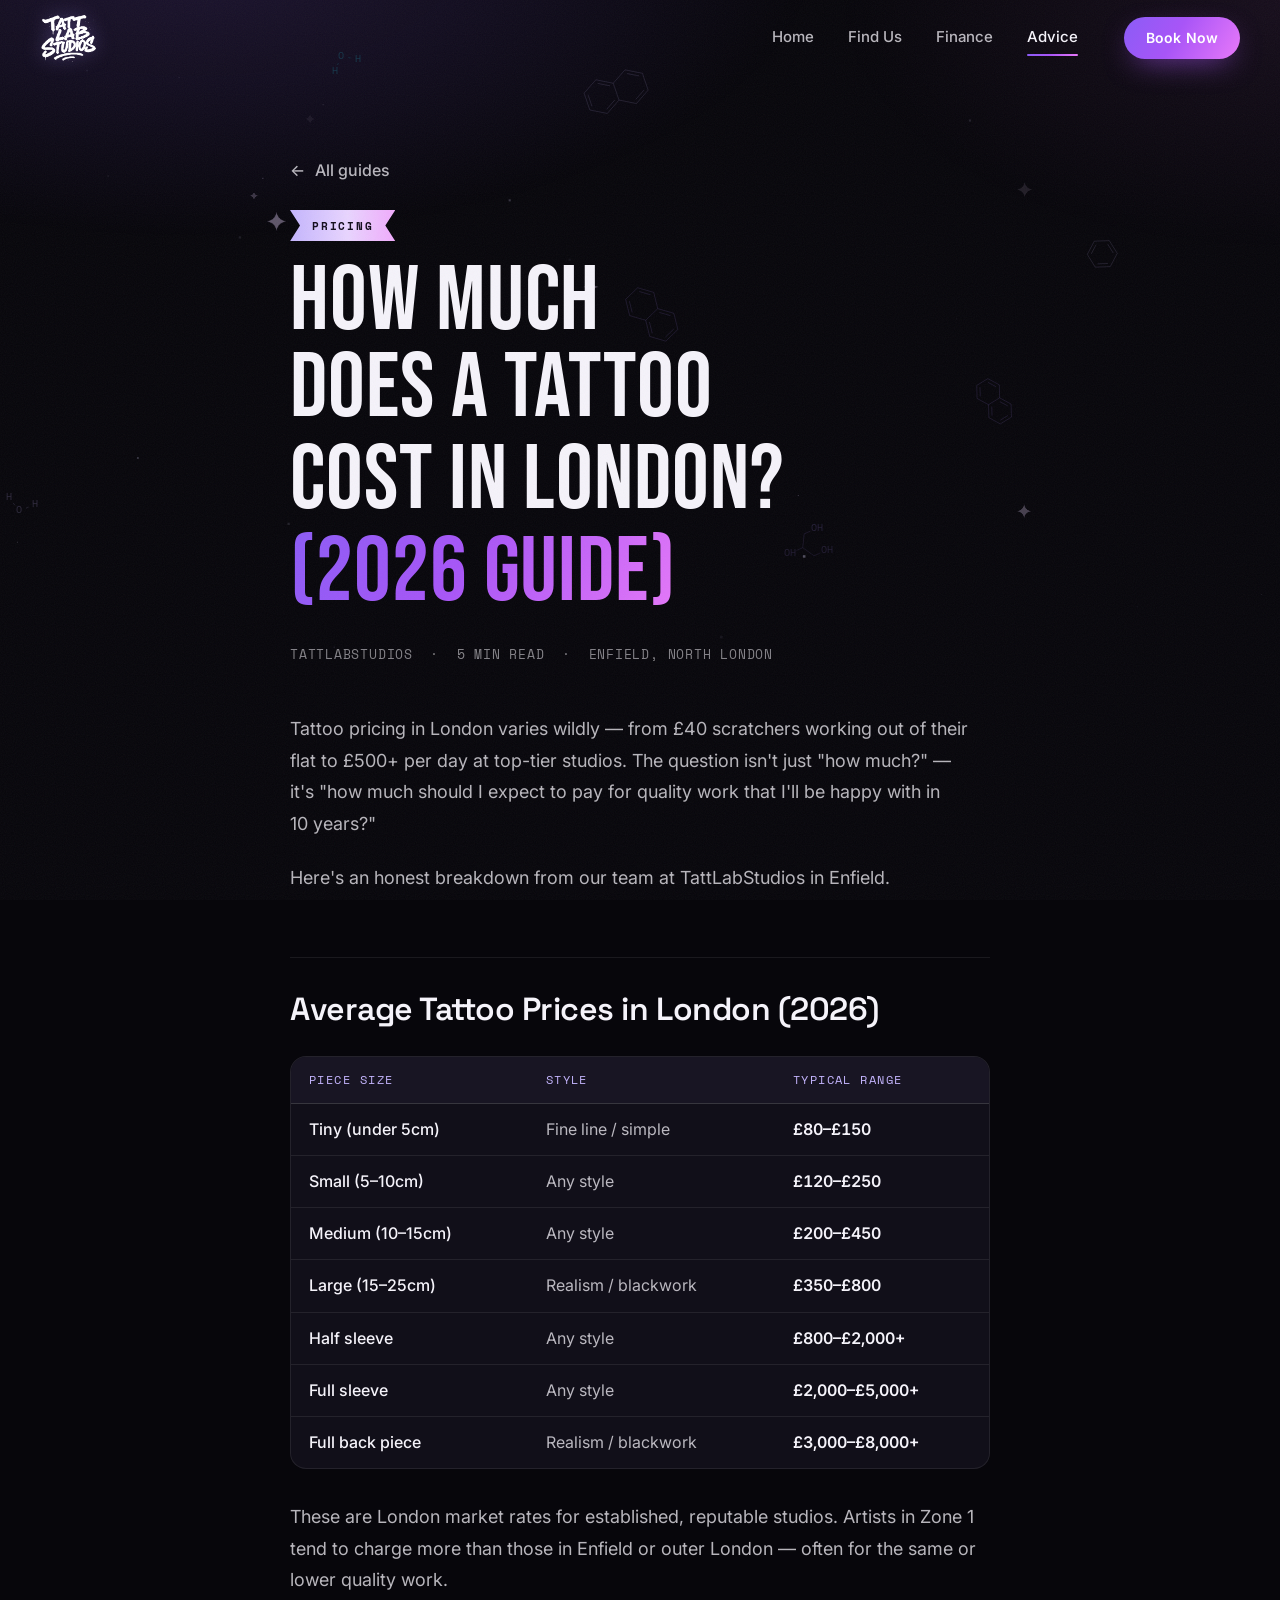
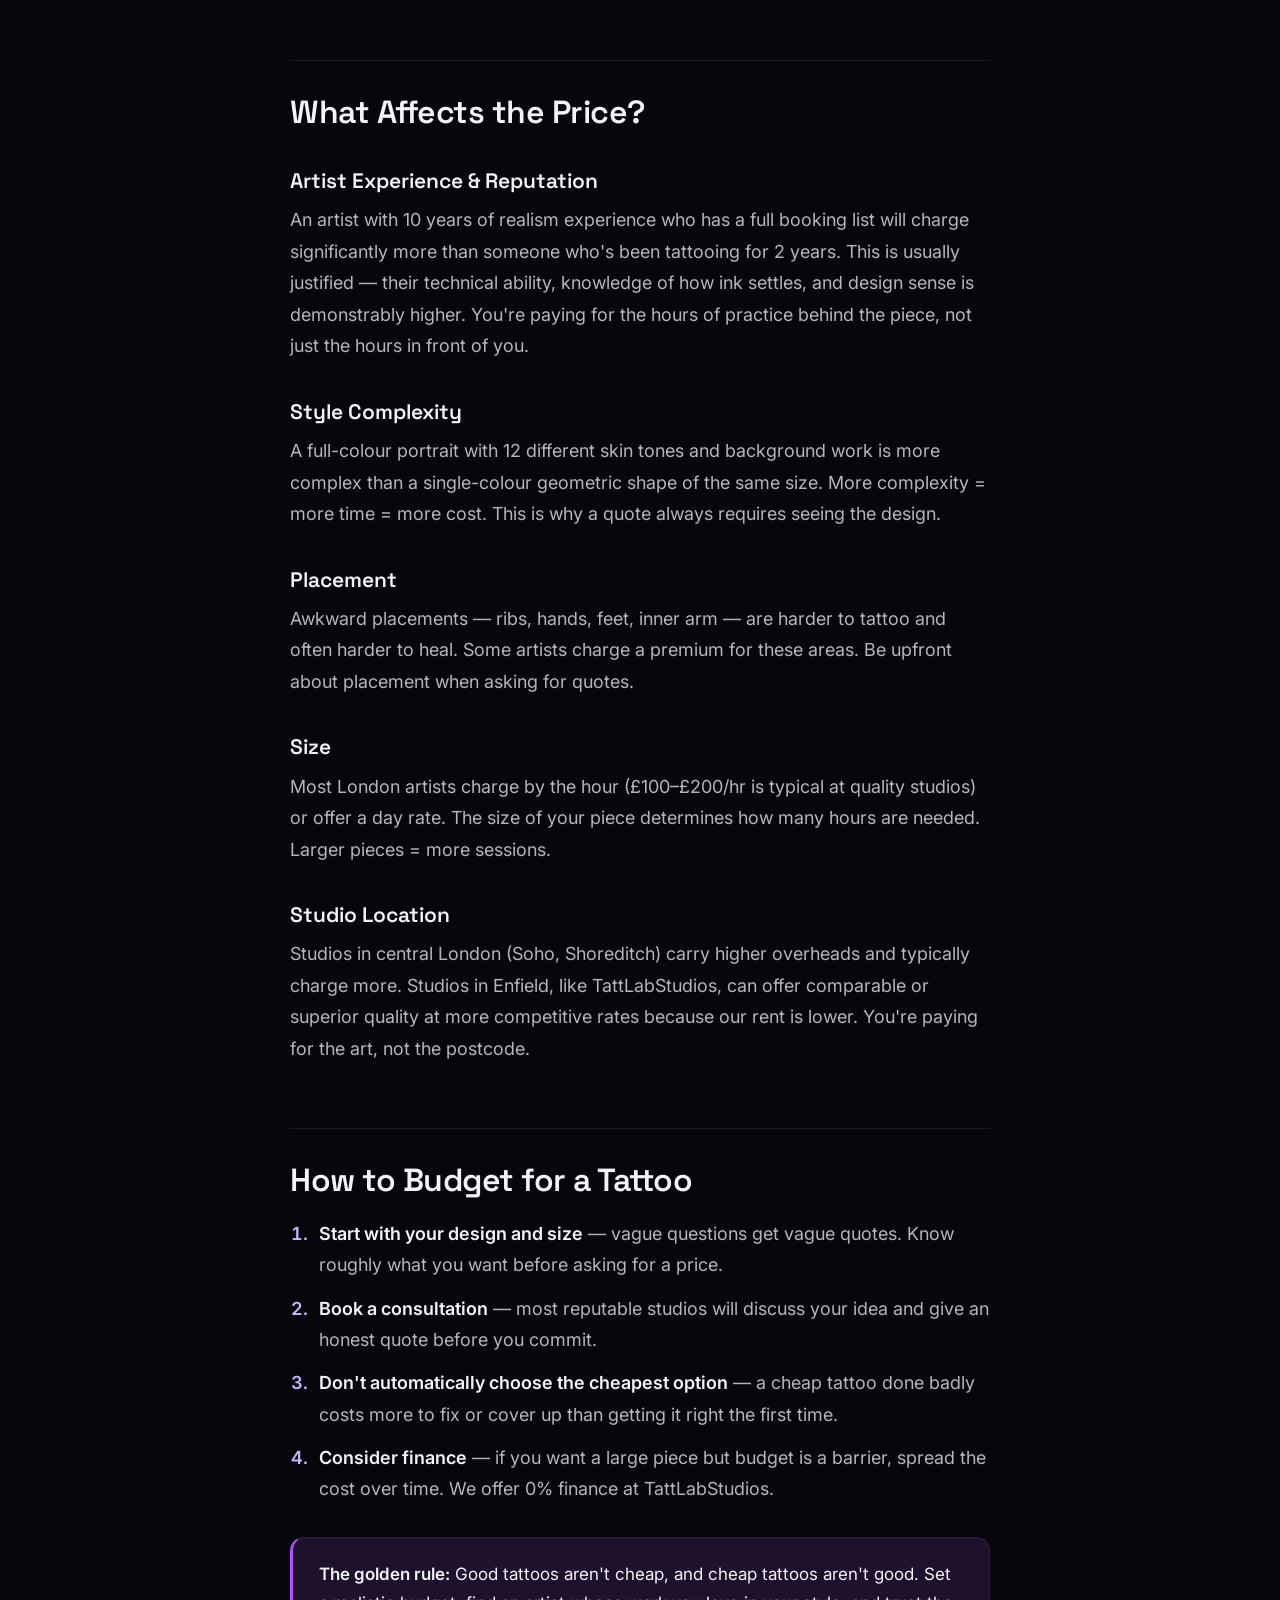
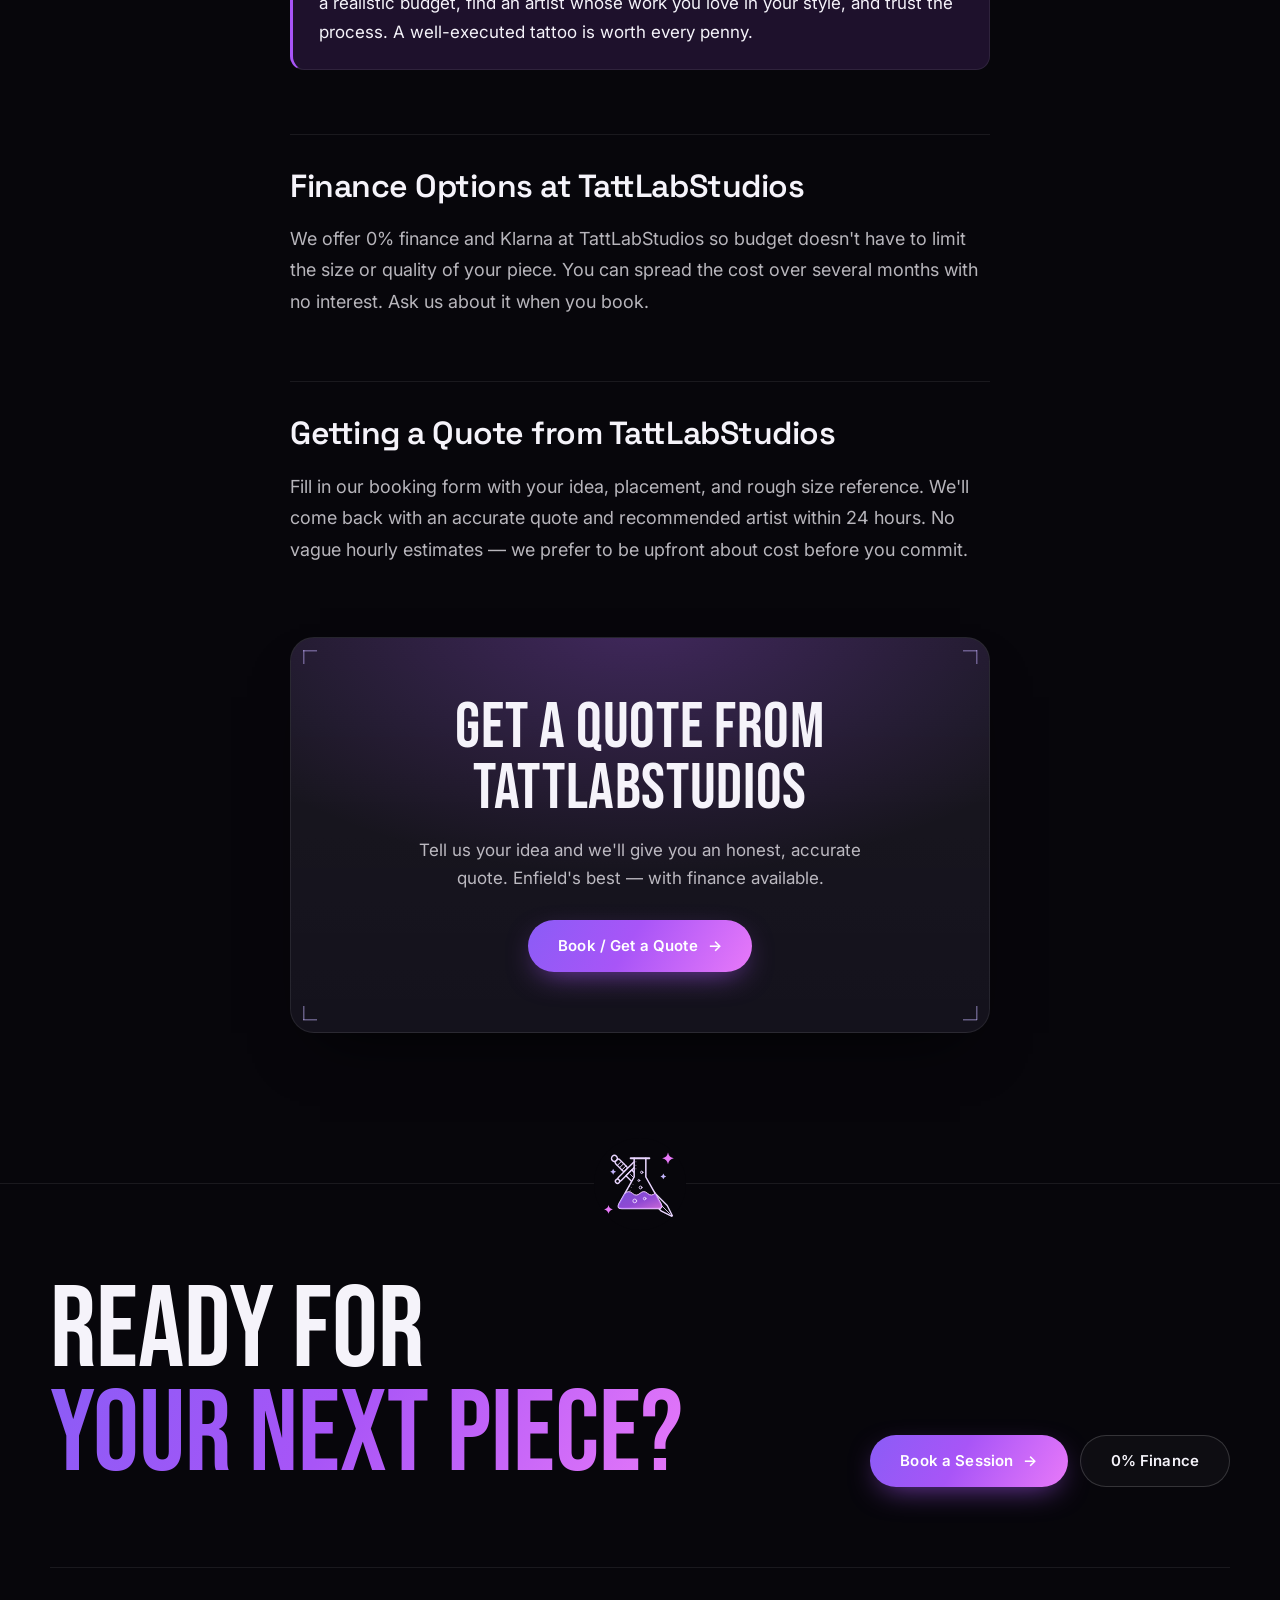
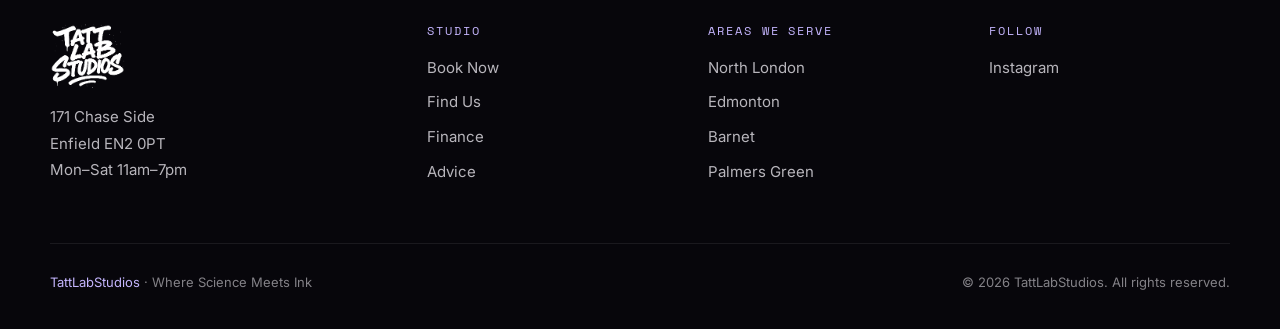
<file: blog/how-much-does-a-tattoo-cost-in-london.html>
<!DOCTYPE html>
<html lang="en-GB">
<head>
  <meta charset="UTF-8"/>
  <meta name="viewport" content="width=device-width, initial-scale=1.0"/>
  <title>How Much Does a Tattoo Cost in London? | TattLabStudios Enfield</title>
  <meta name="description" content="What does a tattoo actually cost in London in 2026? A realistic breakdown of tattoo pricing — small pieces to full sleeves — from TattLabStudios, Enfield."/>
  <meta name="keywords" content="tattoo cost London, how much does a tattoo cost, tattoo prices London, tattoo pricing UK, tattoo sleeve cost, small tattoo price London"/>
  <meta name="robots" content="index, follow"/>
  <link rel="canonical" href="https://www.tattlabstudios.co.uk/blog/how-much-does-a-tattoo-cost-in-london"/>
  <meta property="og:type" content="article"/>
  <meta property="og:title" content="How Much Does a Tattoo Cost in London? (2026 Guide)"/>
  <meta property="og:description" content="A realistic breakdown of tattoo pricing in London — small pieces to full sleeves. From TattLabStudios, Enfield."/>
  <meta property="og:url" content="https://www.tattlabstudios.co.uk/blog/how-much-does-a-tattoo-cost-in-london"/>
  <meta property="og:image" content="https://www.tattlabstudios.co.uk/assets/logo.png"/>
  <meta name="twitter:card" content="summary"/>
  <link rel="icon" type="image/png" href="/assets/favicon-32.png"/>
  <link rel="preconnect" href="https://fonts.googleapis.com"/>
  <link rel="preconnect" href="https://fonts.gstatic.com" crossorigin/>
  <link href="https://fonts.googleapis.com/css2?family=Bebas+Neue&family=Inter:wght@400;500;600;700&family=Space+Grotesk:wght@500;600;700&family=Space+Mono:wght@400;700&display=swap" rel="stylesheet"/>
  <link rel="stylesheet" href="/shared.css?v=20261121c"/>
  <script>document.documentElement.classList.add('js')</script>
  <script src="/assets/site.js?v=20261121c" defer></script>
  <script src="/assets/lab-fx.js?v=20261121c" defer></script>
  <style>
    /* ══ ARTICLE HERO ═══════════════════════════════════════════ */
    .article-hero { max-width: 748px; padding-bottom: 40px; }
    .article-hero h1 {
      font-size: clamp(46px, 8vw, 92px);
      line-height: 0.94;
      margin: 18px 0 22px;
    }
    .back-link {
      display: inline-flex; align-items: center; gap: 10px;
      min-height: 44px; margin-bottom: 18px;
      color: var(--text-dim); text-decoration: none;
      font-size: 16px; font-weight: 500;
      transition: color 0.25s;
    }
    .back-link:hover { color: var(--text); }
    .back-link:hover .btn-arrow { transform: translateX(-4px); }
    .article-hero .meta {
      font-family: var(--font-mono);
      font-size: 13px; letter-spacing: 0.06em; text-transform: uppercase;
      color: var(--text-dimmer);
    }

    /* ══ READING COLUMN ═════════════════════════════════════════ */
    .article {
      position: relative; z-index: 1;
      max-width: 748px; margin: 0 auto;
      padding: 8px 24px clamp(64px, 9vw, 110px);
    }
    .article-body { font-size: 18px; line-height: 1.75; color: var(--text-dim); }
    .article-body p { margin-bottom: 1.25em; }
    .article-body h2 {
      font-family: var(--font-display);
      font-size: clamp(26px, 3.4vw, 32px); font-weight: 600;
      letter-spacing: -0.015em; line-height: 1.2;
      color: var(--text);
      margin: 64px 0 18px; padding-top: 32px;
      border-top: 1px solid var(--line);
    }
    .article-body h3 {
      font-family: var(--font-display);
      font-size: 21px; font-weight: 600; line-height: 1.3;
      color: var(--text);
      margin: 36px 0 10px;
    }
    .article-body ul, .article-body ol { padding-left: 1.3em; margin: 0 0 1.5em; }
    .article-body li { margin-bottom: 0.65em; padding-left: 0.3em; }
    .article-body ul li::marker { color: var(--accent-pink); }
    .article-body ol li::marker { color: var(--accent-cyan); font-weight: 600; }
    .article-body strong { color: var(--text); font-weight: 600; }

    /* Tip box */
    .tip-box {
      background: var(--accent-soft);
      border: 1px solid var(--line);
      border-left: 3px solid var(--accent);
      border-radius: 14px;
      padding: 22px 26px;
      margin: 32px 0;
    }
    .article-body .tip-box p { margin: 0; font-size: 17px; line-height: 1.7; color: var(--text); }

    /* ══ BOOKING CTA ════════════════════════════════════════════ */
    .cta-card {
      position: relative; overflow: hidden;
      text-align: center;
      margin-top: 72px;
      padding: clamp(40px, 6vw, 60px) clamp(24px, 5vw, 48px);
      border-radius: 24px;
    }
    .cta-card::before {
      content: ''; position: absolute; left: -20%; right: -20%; top: -70%; height: 130%;
      background: radial-gradient(closest-side, var(--glow), transparent);
      pointer-events: none;
    }
    .cta-card > * { position: relative; }
    .cta-card h3 {
      font-family: var(--font-cine); font-weight: 400;
      text-transform: uppercase; letter-spacing: 0.01em;
      font-size: clamp(42px, 6vw, 64px); line-height: 0.95;
      margin-bottom: 16px;
    }
    .cta-card p { font-size: 17px; color: var(--text-dim); max-width: 460px; margin: 0 auto 28px; }

    @media (max-width: 520px) {
      .article-body { font-size: 17px; }
      .tip-box { padding: 20px; }
      .cta-card .btn-primary { width: 100%; }
    }

    /* Price table — scrolls inside its own wrapper on narrow screens */
    .table-scroll {
      overflow-x: auto; -webkit-overflow-scrolling: touch;
      margin: 28px 0 32px;
      border: 1px solid var(--line); border-radius: 16px;
      background: var(--surface);
    }
    .price-table { width: 100%; border-collapse: collapse; font-size: 16px; line-height: 1.45; }
    .price-table th {
      text-align: left; padding: 14px 18px;
      background: var(--surface-2);
      font-family: var(--font-mono); font-weight: 400;
      font-size: 12px; letter-spacing: 0.12em; text-transform: uppercase;
      color: var(--accent-cyan);
      border-bottom: 1px solid var(--line-strong);
      white-space: nowrap;
    }
    .price-table td { padding: 14px 18px; border-bottom: 1px solid var(--line); color: var(--text-dim); vertical-align: top; }
    .price-table tr:last-child td { border-bottom: none; }
    .price-table td:first-child { color: var(--text); font-weight: 500; }
    .price-table td:last-child { color: var(--text); font-weight: 600; font-variant-numeric: tabular-nums; white-space: nowrap; }
    @media (max-width: 520px) {
      .price-table th, .price-table td { padding: 12px 14px; }
    }
  </style>
</head>
<body>
  <a class="skip-link" href="#main">Skip to content</a>
  <!--HEADER:START-->
  <header class="site-header" id="siteHeader">
    <a href="/" class="brand" aria-label="TattLabStudios home"><img src="/assets/logo-transparent.png?v=1" alt="TattLabStudios"/></a>
    <nav class="site-nav" aria-label="Main">
      <a href="/">Home</a>
      <a href="/where-are-we">Find Us</a>
      <a href="/finance">Finance</a>
      <a href="/blog" aria-current="page">Advice</a>
    </nav>
    <a href="/contact" class="btn-primary btn-sm header-cta">Book Now</a>
    <button class="menu-toggle" type="button" aria-expanded="false" aria-controls="mobileMenu" aria-label="Open menu"><span></span><span></span></button>
  </header>
  <div class="mobile-menu" id="mobileMenu" aria-hidden="true">
    <nav aria-label="Mobile">
      <a href="/"><small>01</small>Home</a>
      <a href="/contact"><small>02</small>Book Now</a>
      <a href="/where-are-we"><small>03</small>Find Us</a>
      <a href="/finance"><small>04</small>Finance</a>
      <a href="/blog" aria-current="page"><small>05</small>Advice</a>
    </nav>
    <div class="mm-foot">
      171 Chase Side, Enfield EN2 0PT<br/>
      Mon–Sat 11am–7pm · Sun closed<br/>
      <a href="https://instagram.com/tattlabstudios" target="_blank" rel="noopener">@tattlabstudios</a>
    </div>
  </div>
  <!--HEADER:END-->

  <main id="main">
    <div class="page-hero article-hero" data-lab-fx="lite">
      <a href="/blog" class="back-link"><span class="btn-arrow" aria-hidden="true">←</span> All guides</a>
      <div data-reveal-lines>
        <span class="eyebrow-label">Pricing</span>
        <h1>
          <span class="line"><span>How Much Does a Tattoo</span></span>
          <span class="line" style="--d:.1s"><span>Cost in London?</span></span>
          <span class="line" style="--d:.2s"><span><span class="grad-text">(2026 Guide)</span></span></span>
        </h1>
      </div>
      <p class="meta" data-reveal="fade" style="--d:.3s">TattLabStudios &nbsp;·&nbsp; 5 min read &nbsp;·&nbsp; Enfield, North London</p>
    </div>

    <article class="article">
      <div class="article-body">
        <p>Tattoo pricing in London varies wildly — from £40 scratchers working out of their flat to £500+ per day at top-tier studios. The question isn't just "how much?" — it's "how much should I expect to pay for quality work that I'll be happy with in 10 years?"</p>

        <p>Here's an honest breakdown from our team at TattLabStudios in Enfield.</p>

        <h2>Average Tattoo Prices in London (2026)</h2>

        <div class="table-scroll">
        <table class="price-table">
          <thead>
            <tr><th>Piece Size</th><th>Style</th><th>Typical Range</th></tr>
          </thead>
          <tbody>
            <tr><td>Tiny (under 5cm)</td><td>Fine line / simple</td><td>£80–£150</td></tr>
            <tr><td>Small (5–10cm)</td><td>Any style</td><td>£120–£250</td></tr>
            <tr><td>Medium (10–15cm)</td><td>Any style</td><td>£200–£450</td></tr>
            <tr><td>Large (15–25cm)</td><td>Realism / blackwork</td><td>£350–£800</td></tr>
            <tr><td>Half sleeve</td><td>Any style</td><td>£800–£2,000+</td></tr>
            <tr><td>Full sleeve</td><td>Any style</td><td>£2,000–£5,000+</td></tr>
            <tr><td>Full back piece</td><td>Realism / blackwork</td><td>£3,000–£8,000+</td></tr>
          </tbody>
        </table>
        </div>

        <p>These are London market rates for established, reputable studios. Artists in Zone 1 tend to charge more than those in Enfield or outer London — often for the same or lower quality work.</p>

        <h2>What Affects the Price?</h2>

        <h3>Artist Experience & Reputation</h3>
        <p>An artist with 10 years of realism experience who has a full booking list will charge significantly more than someone who's been tattooing for 2 years. This is usually justified — their technical ability, knowledge of how ink settles, and design sense is demonstrably higher. You're paying for the hours of practice behind the piece, not just the hours in front of you.</p>

        <h3>Style Complexity</h3>
        <p>A full-colour portrait with 12 different skin tones and background work is more complex than a single-colour geometric shape of the same size. More complexity = more time = more cost. This is why a quote always requires seeing the design.</p>

        <h3>Placement</h3>
        <p>Awkward placements — ribs, hands, feet, inner arm — are harder to tattoo and often harder to heal. Some artists charge a premium for these areas. Be upfront about placement when asking for quotes.</p>

        <h3>Size</h3>
        <p>Most London artists charge by the hour (£100–£200/hr is typical at quality studios) or offer a day rate. The size of your piece determines how many hours are needed. Larger pieces = more sessions.</p>

        <h3>Studio Location</h3>
        <p>Studios in central London (Soho, Shoreditch) carry higher overheads and typically charge more. Studios in Enfield, like TattLabStudios, can offer comparable or superior quality at more competitive rates because our rent is lower. You're paying for the art, not the postcode.</p>

        <h2>How to Budget for a Tattoo</h2>
        <ol>
          <li><strong>Start with your design and size</strong> — vague questions get vague quotes. Know roughly what you want before asking for a price.</li>
          <li><strong>Book a consultation</strong> — most reputable studios will discuss your idea and give an honest quote before you commit.</li>
          <li><strong>Don't automatically choose the cheapest option</strong> — a cheap tattoo done badly costs more to fix or cover up than getting it right the first time.</li>
          <li><strong>Consider finance</strong> — if you want a large piece but budget is a barrier, spread the cost over time. We offer 0% finance at TattLabStudios.</li>
        </ol>

        <div class="tip-box">
          <p><strong>The golden rule:</strong> Good tattoos aren't cheap, and cheap tattoos aren't good. Set a realistic budget, find an artist whose work you love in your style, and trust the process. A well-executed tattoo is worth every penny.</p>
        </div>

        <h2>Finance Options at TattLabStudios</h2>
        <p>We offer 0% finance and Klarna at TattLabStudios so budget doesn't have to limit the size or quality of your piece. You can spread the cost over several months with no interest. Ask us about it when you book.</p>

        <h2>Getting a Quote from TattLabStudios</h2>
        <p>Fill in our booking form with your idea, placement, and rough size reference. We'll come back with an accurate quote and recommended artist within 24 hours. No vague hourly estimates — we prefer to be upfront about cost before you commit.</p>
      </div>

      <div class="cta-card glass-card" data-reveal>
        <h3>Get a Quote from TattLabStudios</h3>
        <p>Tell us your idea and we'll give you an honest, accurate quote. Enfield's best — with finance available.</p>
        <a href="/contact" class="btn-primary">Book / Get a Quote <span class="btn-arrow">→</span></a>
      </div>
    </article>
  </main>

  <!--FOOTER:START-->
  <footer>
    <div class="footer-cta">
      <h2>Ready for<br/><span class="grad-text">your next piece?</span></h2>
      <div class="fc-actions">
        <a href="/contact" class="btn-primary">Book a Session <span class="btn-arrow">→</span></a>
        <a href="/finance" class="btn-ghost">0% Finance</a>
      </div>
    </div>
    <div class="footer-inner">
      <div class="footer-col">
        <img src="/assets/logo-transparent.png?v=1" alt="TattLabStudios" class="footer-logo"/>
        <p>171 Chase Side<br/>Enfield EN2 0PT<br/>Mon–Sat 11am–7pm</p>
      </div>
      <div class="footer-col">
        <h4>Studio</h4>
        <a href="/contact">Book Now</a>
        <a href="/where-are-we">Find Us</a>
        <a href="/finance">Finance</a>
        <a href="/blog">Advice</a>
      </div>
      <div class="footer-col">
        <h4>Areas We Serve</h4>
        <a href="/tattoo-studio-north-london">North London</a>
        <a href="/tattoo-studio-edmonton">Edmonton</a>
        <a href="/tattoo-studio-barnet">Barnet</a>
        <a href="/tattoo-studio-palmers-green">Palmers Green</a>
      </div>
      <div class="footer-col">
        <h4>Follow</h4>
        <a href="https://instagram.com/tattlabstudios" target="_blank" rel="noopener">Instagram</a>
      </div>
    </div>
    <div class="footer-bottom">
      <span><span class="f-accent">TattLabStudios</span> · Where Science Meets Ink</span>
      <span>© 2026 TattLabStudios. All rights reserved.</span>
    </div>
  </footer>
  <!--FOOTER:END-->
  <script type="application/ld+json">
  {"@context":"https://schema.org","@type":"Article","headline":"How Much Does a Tattoo Cost in London? (2026 Guide)","author":{"@type":"Organization","name":"TattLabStudios"},"publisher":{"@type":"Organization","name":"TattLabStudios","logo":{"@type":"ImageObject","url":"https://www.tattlabstudios.co.uk/assets/logo.png"}},"url":"https://www.tattlabstudios.co.uk/blog/how-much-does-a-tattoo-cost-in-london"}
  </script>
</body>
</html>
</file>
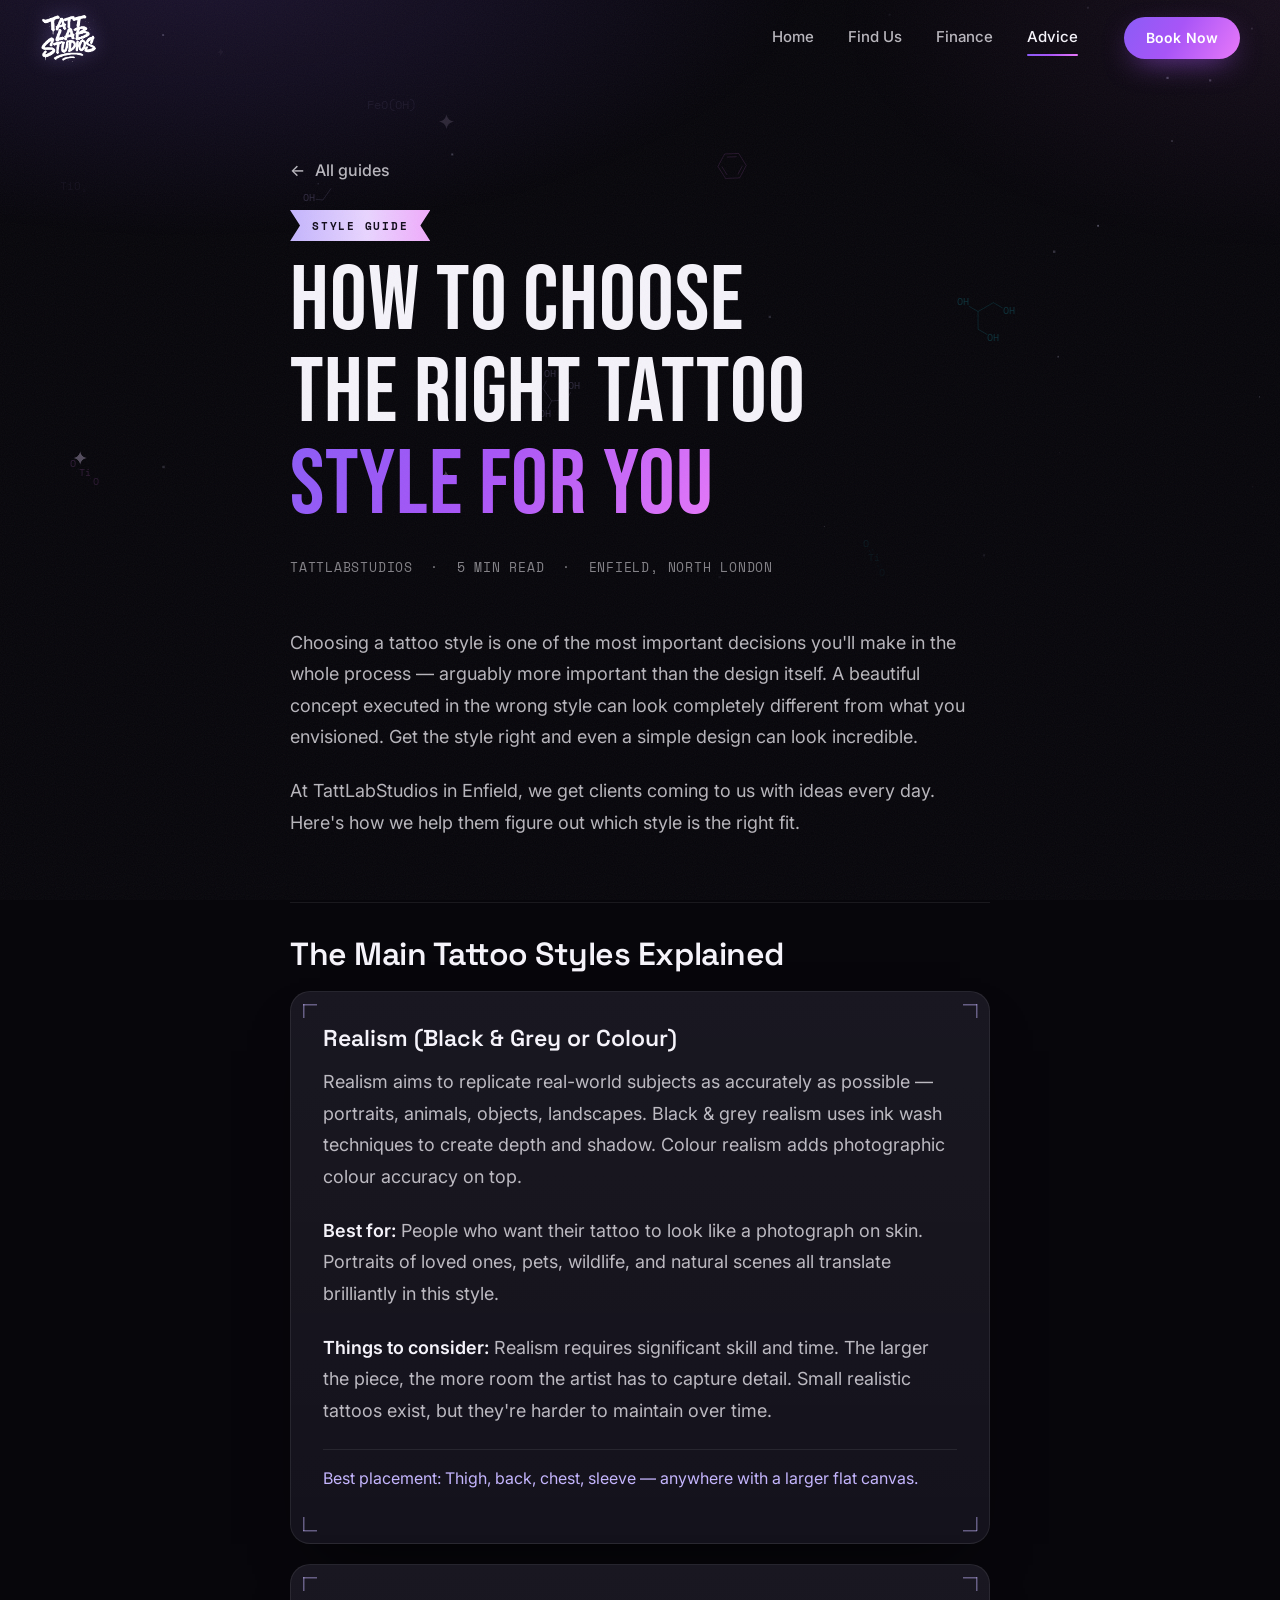
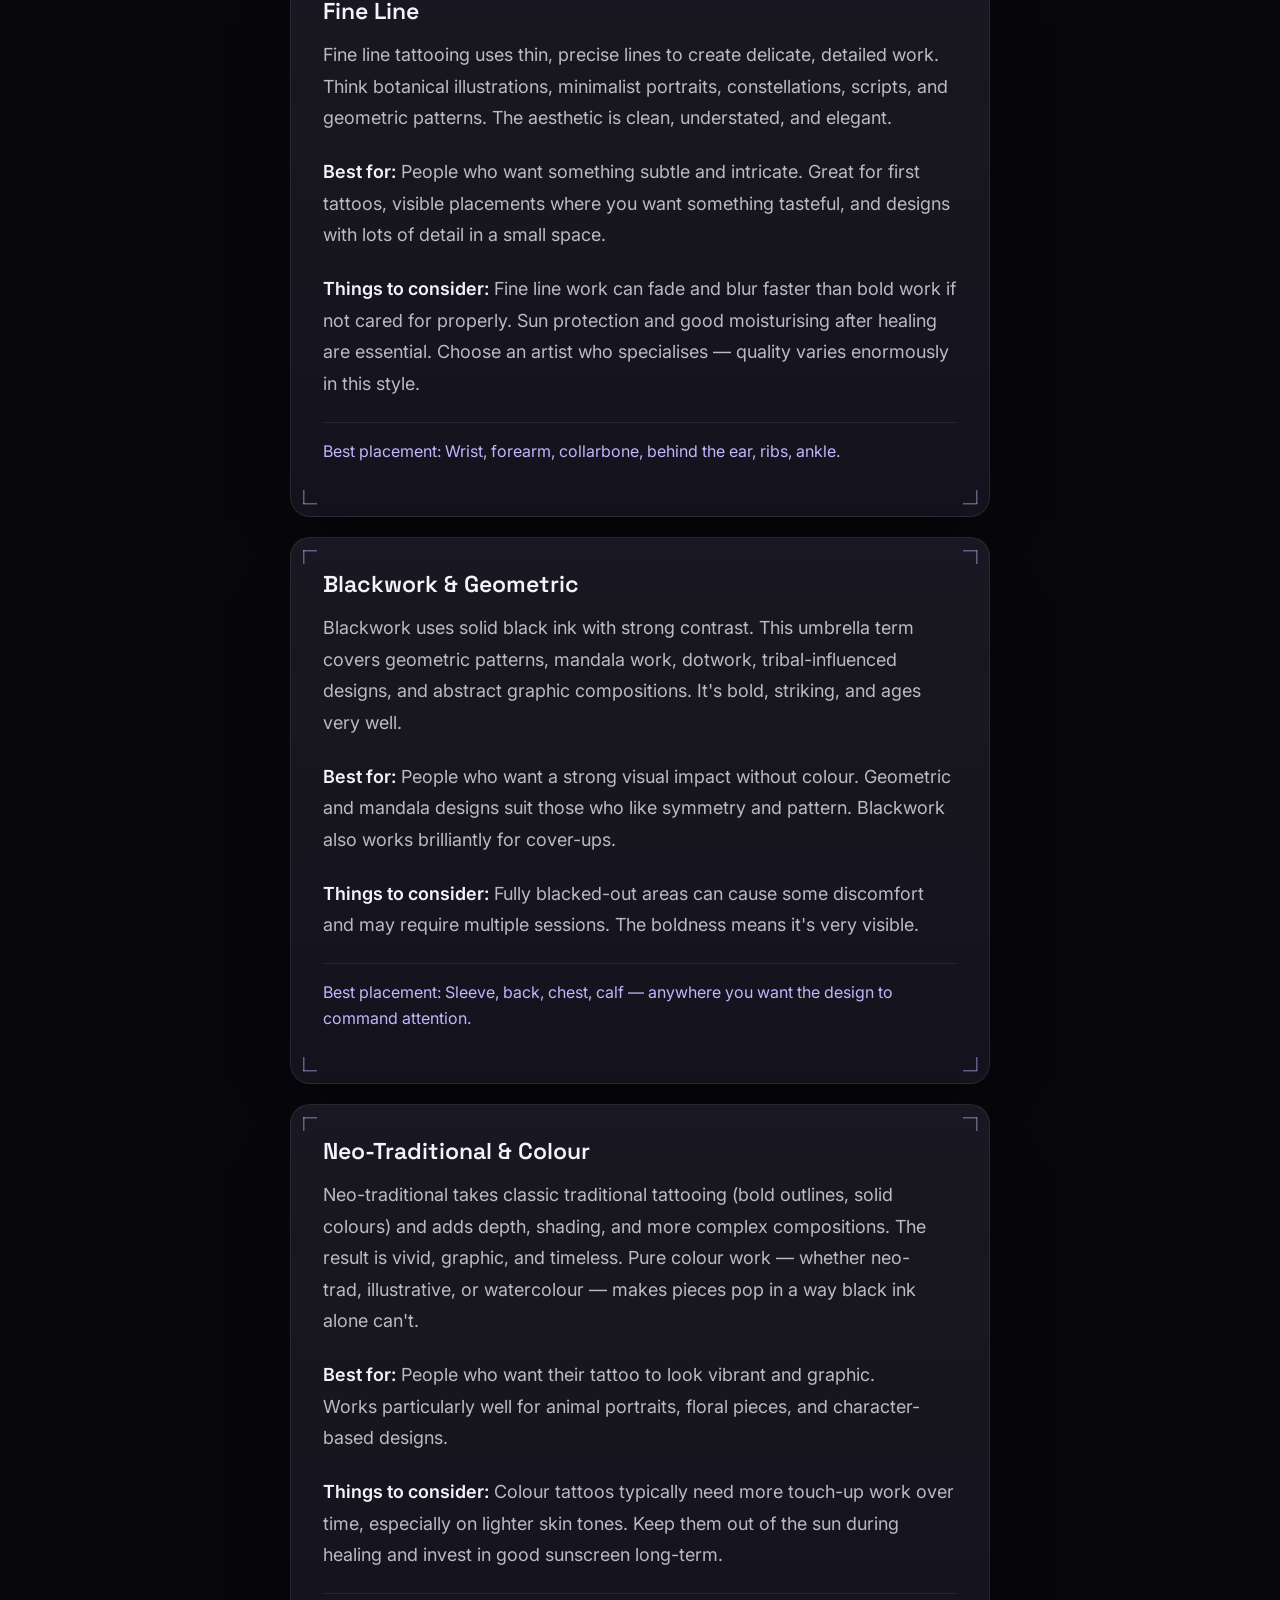
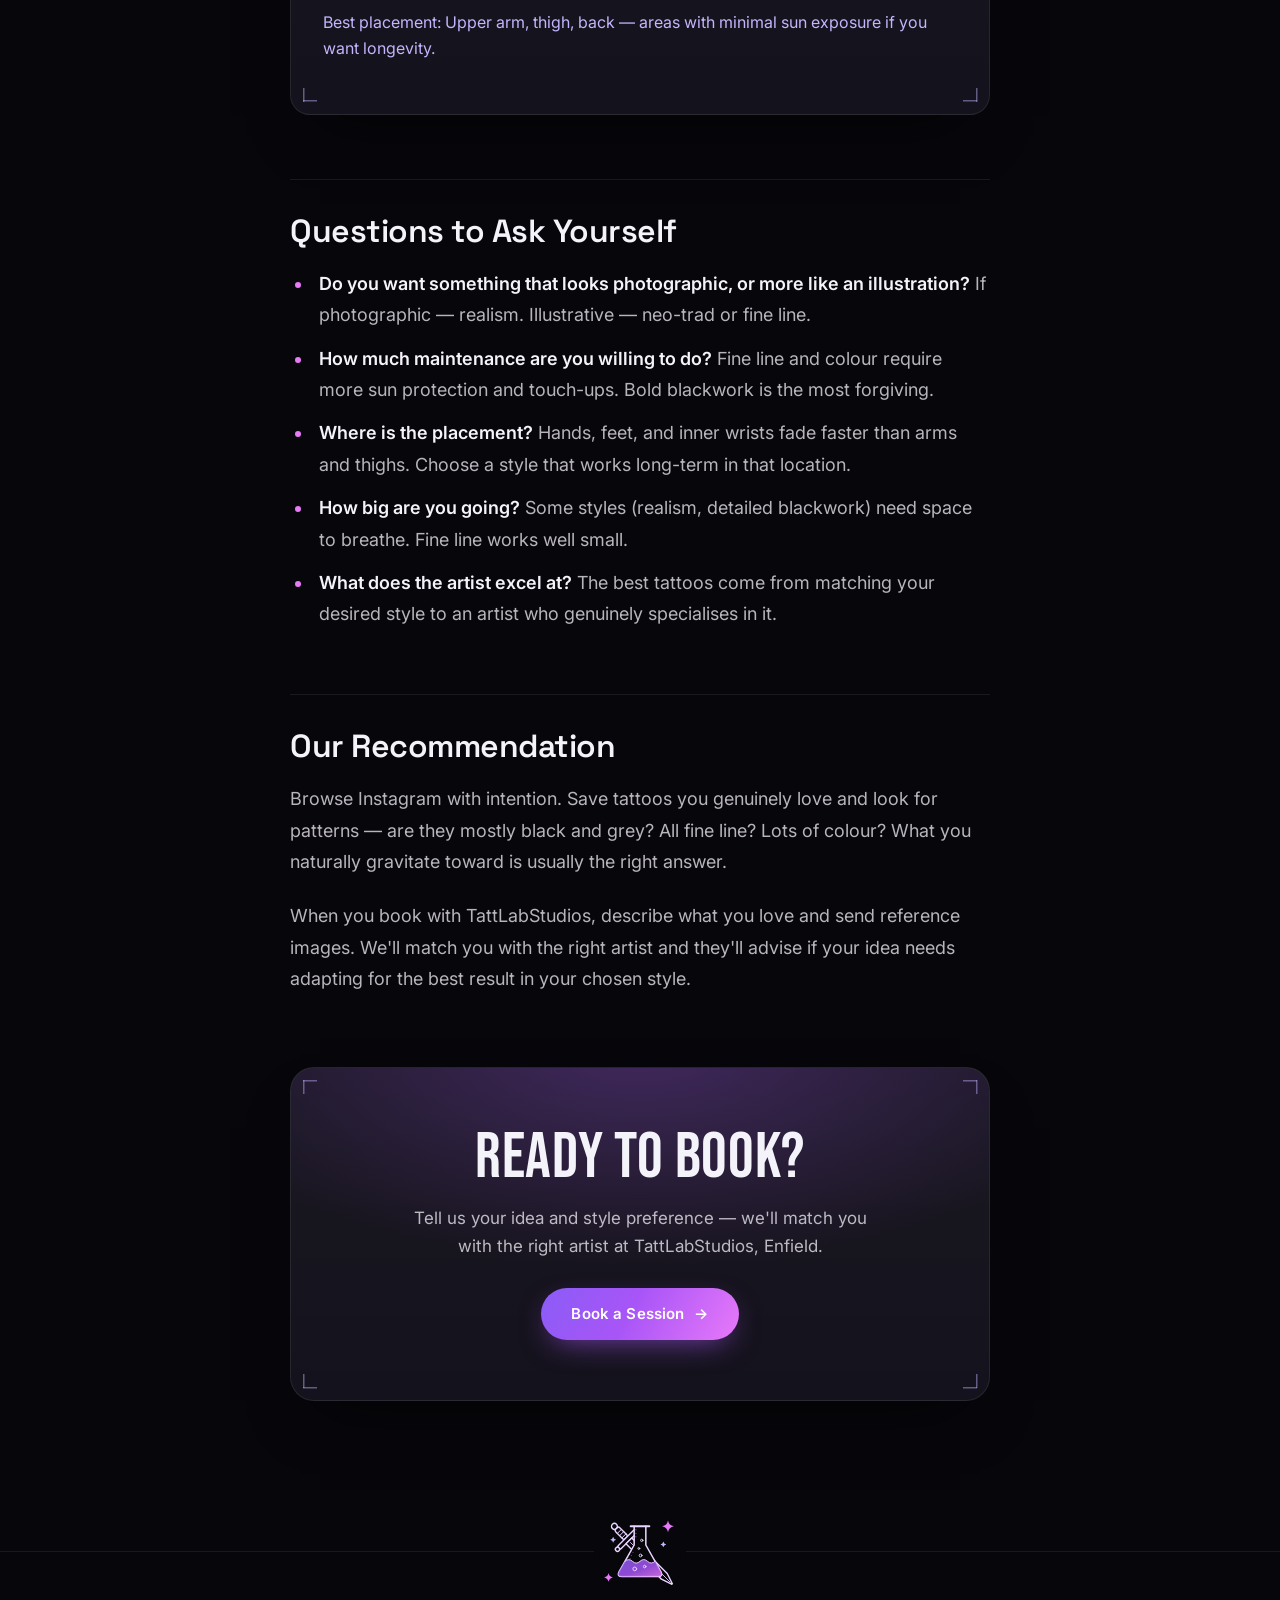
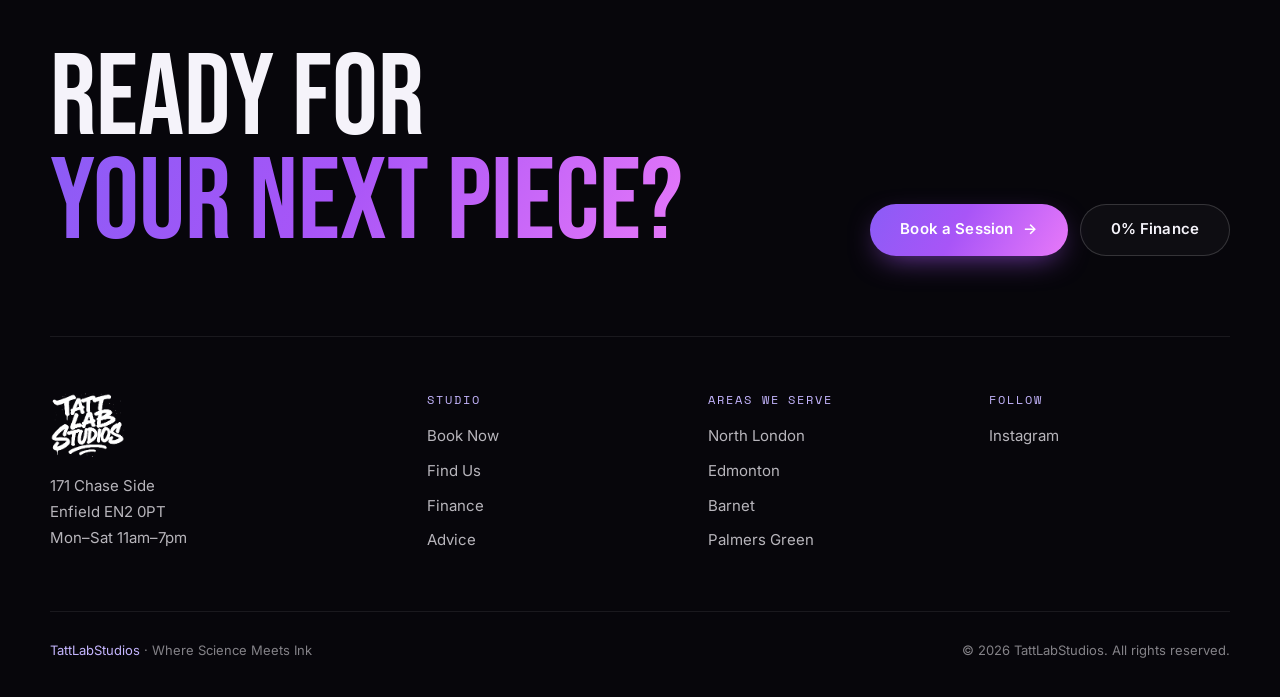
<file: blog/how-to-choose-your-tattoo-style.html>
<!DOCTYPE html>
<html lang="en-GB">
<head>
  <meta charset="UTF-8"/>
  <meta name="viewport" content="width=device-width, initial-scale=1.0"/>
  <title>How to Choose the Right Tattoo Style | TattLabStudios Enfield</title>
  <meta name="description" content="Not sure which tattoo style is right for you? Our guide covers realism, fine line, blackwork and colour, and which suits your skin, placement and lifestyle."/>
  <meta name="keywords" content="tattoo styles explained, how to choose a tattoo style, realism tattoo, fine line tattoo, blackwork tattoo, tattoo style guide"/>
  <meta name="robots" content="index, follow"/>
  <link rel="canonical" href="https://www.tattlabstudios.co.uk/blog/how-to-choose-your-tattoo-style"/>
  <meta property="og:type" content="article"/>
  <meta property="og:title" content="How to Choose the Right Tattoo Style for You"/>
  <meta property="og:description" content="A practical guide to finding the tattoo style that suits your vision, skin, and lifestyle — from the artists at TattLabStudios, Enfield."/>
  <meta property="og:url" content="https://www.tattlabstudios.co.uk/blog/how-to-choose-your-tattoo-style"/>
  <meta property="og:image" content="https://www.tattlabstudios.co.uk/assets/logo.png"/>
  <meta name="twitter:card" content="summary"/>
  <link rel="icon" type="image/png" href="/assets/favicon-32.png"/>
  <link rel="preconnect" href="https://fonts.googleapis.com"/>
  <link rel="preconnect" href="https://fonts.gstatic.com" crossorigin/>
  <link href="https://fonts.googleapis.com/css2?family=Bebas+Neue&family=Inter:wght@400;500;600;700&family=Space+Grotesk:wght@500;600;700&family=Space+Mono:wght@400;700&display=swap" rel="stylesheet"/>
  <link rel="stylesheet" href="/shared.css?v=20261121c"/>
  <script>document.documentElement.classList.add('js')</script>
  <script src="/assets/site.js?v=20261121c" defer></script>
  <script src="/assets/lab-fx.js?v=20261121c" defer></script>
  <style>
    /* ══ ARTICLE HERO ═══════════════════════════════════════════ */
    .article-hero { max-width: 748px; padding-bottom: 40px; }
    .article-hero h1 {
      font-size: clamp(46px, 8vw, 92px);
      line-height: 0.94;
      margin: 18px 0 22px;
    }
    .back-link {
      display: inline-flex; align-items: center; gap: 10px;
      min-height: 44px; margin-bottom: 18px;
      color: var(--text-dim); text-decoration: none;
      font-size: 16px; font-weight: 500;
      transition: color 0.25s;
    }
    .back-link:hover { color: var(--text); }
    .back-link:hover .btn-arrow { transform: translateX(-4px); }
    .article-hero .meta {
      font-family: var(--font-mono);
      font-size: 13px; letter-spacing: 0.06em; text-transform: uppercase;
      color: var(--text-dimmer);
    }

    /* ══ READING COLUMN ═════════════════════════════════════════ */
    .article {
      position: relative; z-index: 1;
      max-width: 748px; margin: 0 auto;
      padding: 8px 24px clamp(64px, 9vw, 110px);
    }
    .article-body { font-size: 18px; line-height: 1.75; color: var(--text-dim); }
    .article-body p { margin-bottom: 1.25em; }
    .article-body h2 {
      font-family: var(--font-display);
      font-size: clamp(26px, 3.4vw, 32px); font-weight: 600;
      letter-spacing: -0.015em; line-height: 1.2;
      color: var(--text);
      margin: 64px 0 18px; padding-top: 32px;
      border-top: 1px solid var(--line);
    }
    .article-body h3 {
      font-family: var(--font-display);
      font-size: 21px; font-weight: 600; line-height: 1.3;
      color: var(--text);
      margin: 36px 0 10px;
    }
    .article-body ul, .article-body ol { padding-left: 1.3em; margin: 0 0 1.5em; }
    .article-body li { margin-bottom: 0.65em; padding-left: 0.3em; }
    .article-body ul li::marker { color: var(--accent-pink); }
    .article-body ol li::marker { color: var(--accent-cyan); font-weight: 600; }
    .article-body strong { color: var(--text); font-weight: 600; }

    /* Tip box */
    .tip-box {
      background: var(--accent-soft);
      border: 1px solid var(--line);
      border-left: 3px solid var(--accent);
      border-radius: 14px;
      padding: 22px 26px;
      margin: 32px 0;
    }
    .article-body .tip-box p { margin: 0; font-size: 17px; line-height: 1.7; color: var(--text); }

    /* ══ BOOKING CTA ════════════════════════════════════════════ */
    .cta-card {
      position: relative; overflow: hidden;
      text-align: center;
      margin-top: 72px;
      padding: clamp(40px, 6vw, 60px) clamp(24px, 5vw, 48px);
      border-radius: 24px;
    }
    .cta-card::before {
      content: ''; position: absolute; left: -20%; right: -20%; top: -70%; height: 130%;
      background: radial-gradient(closest-side, var(--glow), transparent);
      pointer-events: none;
    }
    .cta-card > * { position: relative; }
    .cta-card h3 {
      font-family: var(--font-cine); font-weight: 400;
      text-transform: uppercase; letter-spacing: 0.01em;
      font-size: clamp(42px, 6vw, 64px); line-height: 0.95;
      margin-bottom: 16px;
    }
    .cta-card p { font-size: 17px; color: var(--text-dim); max-width: 460px; margin: 0 auto 28px; }

    @media (max-width: 520px) {
      .article-body { font-size: 17px; }
      .tip-box { padding: 20px; }
      .cta-card .btn-primary { width: 100%; }
    }

    /* Style cards */
    .style-card {
      padding: clamp(24px, 4vw, 32px);
      border-radius: 20px;
      margin-bottom: 20px;
    }
    .article-body .style-card h3 { margin: 0 0 12px; font-size: 23px; }
    .article-body .style-card p:last-child { margin-bottom: 0; }
    .article-body .style-card .best-for {
      margin-top: 20px; padding-top: 16px;
      border-top: 1px solid var(--line);
      font-size: 16px; line-height: 1.6;
      color: var(--accent-cyan);
    }
  </style>
</head>
<body>
  <a class="skip-link" href="#main">Skip to content</a>
  <!--HEADER:START-->
  <header class="site-header" id="siteHeader">
    <a href="/" class="brand" aria-label="TattLabStudios home"><img src="/assets/logo-transparent.png?v=1" alt="TattLabStudios"/></a>
    <nav class="site-nav" aria-label="Main">
      <a href="/">Home</a>
      <a href="/where-are-we">Find Us</a>
      <a href="/finance">Finance</a>
      <a href="/blog" aria-current="page">Advice</a>
    </nav>
    <a href="/contact" class="btn-primary btn-sm header-cta">Book Now</a>
    <button class="menu-toggle" type="button" aria-expanded="false" aria-controls="mobileMenu" aria-label="Open menu"><span></span><span></span></button>
  </header>
  <div class="mobile-menu" id="mobileMenu" aria-hidden="true">
    <nav aria-label="Mobile">
      <a href="/"><small>01</small>Home</a>
      <a href="/contact"><small>02</small>Book Now</a>
      <a href="/where-are-we"><small>03</small>Find Us</a>
      <a href="/finance"><small>04</small>Finance</a>
      <a href="/blog" aria-current="page"><small>05</small>Advice</a>
    </nav>
    <div class="mm-foot">
      171 Chase Side, Enfield EN2 0PT<br/>
      Mon–Sat 11am–7pm · Sun closed<br/>
      <a href="https://instagram.com/tattlabstudios" target="_blank" rel="noopener">@tattlabstudios</a>
    </div>
  </div>
  <!--HEADER:END-->

  <main id="main">
    <div class="page-hero article-hero" data-lab-fx="lite">
      <a href="/blog" class="back-link"><span class="btn-arrow" aria-hidden="true">←</span> All guides</a>
      <div data-reveal-lines>
        <span class="eyebrow-label">Style Guide</span>
        <h1>
          <span class="line"><span>How to Choose</span></span>
          <span class="line" style="--d:.1s"><span>the Right Tattoo</span></span>
          <span class="line" style="--d:.2s"><span><span class="grad-text">Style for You</span></span></span>
        </h1>
      </div>
      <p class="meta" data-reveal="fade" style="--d:.3s">TattLabStudios &nbsp;·&nbsp; 5 min read &nbsp;·&nbsp; Enfield, North London</p>
    </div>

    <article class="article">
      <div class="article-body">
        <p>Choosing a tattoo style is one of the most important decisions you'll make in the whole process — arguably more important than the design itself. A beautiful concept executed in the wrong style can look completely different from what you envisioned. Get the style right and even a simple design can look incredible.</p>

        <p>At TattLabStudios in Enfield, we get clients coming to us with ideas every day. Here's how we help them figure out which style is the right fit.</p>

        <h2>The Main Tattoo Styles Explained</h2>

        <div class="style-card glass-card">
          <h3>Realism (Black & Grey or Colour)</h3>
          <p>Realism aims to replicate real-world subjects as accurately as possible — portraits, animals, objects, landscapes. Black & grey realism uses ink wash techniques to create depth and shadow. Colour realism adds photographic colour accuracy on top.</p>
          <p><strong>Best for:</strong> People who want their tattoo to look like a photograph on skin. Portraits of loved ones, pets, wildlife, and natural scenes all translate brilliantly in this style.</p>
          <p><strong>Things to consider:</strong> Realism requires significant skill and time. The larger the piece, the more room the artist has to capture detail. Small realistic tattoos exist, but they're harder to maintain over time.</p>
          <p class="best-for">Best placement: Thigh, back, chest, sleeve — anywhere with a larger flat canvas.</p>
        </div>

        <div class="style-card glass-card">
          <h3>Fine Line</h3>
          <p>Fine line tattooing uses thin, precise lines to create delicate, detailed work. Think botanical illustrations, minimalist portraits, constellations, scripts, and geometric patterns. The aesthetic is clean, understated, and elegant.</p>
          <p><strong>Best for:</strong> People who want something subtle and intricate. Great for first tattoos, visible placements where you want something tasteful, and designs with lots of detail in a small space.</p>
          <p><strong>Things to consider:</strong> Fine line work can fade and blur faster than bold work if not cared for properly. Sun protection and good moisturising after healing are essential. Choose an artist who specialises — quality varies enormously in this style.</p>
          <p class="best-for">Best placement: Wrist, forearm, collarbone, behind the ear, ribs, ankle.</p>
        </div>

        <div class="style-card glass-card">
          <h3>Blackwork & Geometric</h3>
          <p>Blackwork uses solid black ink with strong contrast. This umbrella term covers geometric patterns, mandala work, dotwork, tribal-influenced designs, and abstract graphic compositions. It's bold, striking, and ages very well.</p>
          <p><strong>Best for:</strong> People who want a strong visual impact without colour. Geometric and mandala designs suit those who like symmetry and pattern. Blackwork also works brilliantly for cover-ups.</p>
          <p><strong>Things to consider:</strong> Fully blacked-out areas can cause some discomfort and may require multiple sessions. The boldness means it's very visible.</p>
          <p class="best-for">Best placement: Sleeve, back, chest, calf — anywhere you want the design to command attention.</p>
        </div>

        <div class="style-card glass-card">
          <h3>Neo-Traditional & Colour</h3>
          <p>Neo-traditional takes classic traditional tattooing (bold outlines, solid colours) and adds depth, shading, and more complex compositions. The result is vivid, graphic, and timeless. Pure colour work — whether neo-trad, illustrative, or watercolour — makes pieces pop in a way black ink alone can't.</p>
          <p><strong>Best for:</strong> People who want their tattoo to look vibrant and graphic. Works particularly well for animal portraits, floral pieces, and character-based designs.</p>
          <p><strong>Things to consider:</strong> Colour tattoos typically need more touch-up work over time, especially on lighter skin tones. Keep them out of the sun during healing and invest in good sunscreen long-term.</p>
          <p class="best-for">Best placement: Upper arm, thigh, back — areas with minimal sun exposure if you want longevity.</p>
        </div>

        <h2>Questions to Ask Yourself</h2>
        <ul>
          <li><strong>Do you want something that looks photographic, or more like an illustration?</strong> If photographic — realism. Illustrative — neo-trad or fine line.</li>
          <li><strong>How much maintenance are you willing to do?</strong> Fine line and colour require more sun protection and touch-ups. Bold blackwork is the most forgiving.</li>
          <li><strong>Where is the placement?</strong> Hands, feet, and inner wrists fade faster than arms and thighs. Choose a style that works long-term in that location.</li>
          <li><strong>How big are you going?</strong> Some styles (realism, detailed blackwork) need space to breathe. Fine line works well small.</li>
          <li><strong>What does the artist excel at?</strong> The best tattoos come from matching your desired style to an artist who genuinely specialises in it.</li>
        </ul>

        <h2>Our Recommendation</h2>
        <p>Browse Instagram with intention. Save tattoos you genuinely love and look for patterns — are they mostly black and grey? All fine line? Lots of colour? What you naturally gravitate toward is usually the right answer.</p>
        <p>When you book with TattLabStudios, describe what you love and send reference images. We'll match you with the right artist and they'll advise if your idea needs adapting for the best result in your chosen style.</p>
      </div>

      <div class="cta-card glass-card" data-reveal>
        <h3>Ready to Book?</h3>
        <p>Tell us your idea and style preference — we'll match you with the right artist at TattLabStudios, Enfield.</p>
        <a href="/contact" class="btn-primary">Book a Session <span class="btn-arrow">→</span></a>
      </div>
    </article>
  </main>

  <!--FOOTER:START-->
  <footer>
    <div class="footer-cta">
      <h2>Ready for<br/><span class="grad-text">your next piece?</span></h2>
      <div class="fc-actions">
        <a href="/contact" class="btn-primary">Book a Session <span class="btn-arrow">→</span></a>
        <a href="/finance" class="btn-ghost">0% Finance</a>
      </div>
    </div>
    <div class="footer-inner">
      <div class="footer-col">
        <img src="/assets/logo-transparent.png?v=1" alt="TattLabStudios" class="footer-logo"/>
        <p>171 Chase Side<br/>Enfield EN2 0PT<br/>Mon–Sat 11am–7pm</p>
      </div>
      <div class="footer-col">
        <h4>Studio</h4>
        <a href="/contact">Book Now</a>
        <a href="/where-are-we">Find Us</a>
        <a href="/finance">Finance</a>
        <a href="/blog">Advice</a>
      </div>
      <div class="footer-col">
        <h4>Areas We Serve</h4>
        <a href="/tattoo-studio-north-london">North London</a>
        <a href="/tattoo-studio-edmonton">Edmonton</a>
        <a href="/tattoo-studio-barnet">Barnet</a>
        <a href="/tattoo-studio-palmers-green">Palmers Green</a>
      </div>
      <div class="footer-col">
        <h4>Follow</h4>
        <a href="https://instagram.com/tattlabstudios" target="_blank" rel="noopener">Instagram</a>
      </div>
    </div>
    <div class="footer-bottom">
      <span><span class="f-accent">TattLabStudios</span> · Where Science Meets Ink</span>
      <span>© 2026 TattLabStudios. All rights reserved.</span>
    </div>
  </footer>
  <!--FOOTER:END-->
  <script type="application/ld+json">
  {"@context":"https://schema.org","@type":"Article","headline":"How to Choose the Right Tattoo Style for You","author":{"@type":"Organization","name":"TattLabStudios"},"publisher":{"@type":"Organization","name":"TattLabStudios","logo":{"@type":"ImageObject","url":"https://www.tattlabstudios.co.uk/assets/logo.png"}},"url":"https://www.tattlabstudios.co.uk/blog/how-to-choose-your-tattoo-style"}
  </script>
</body>
</html>
</file>
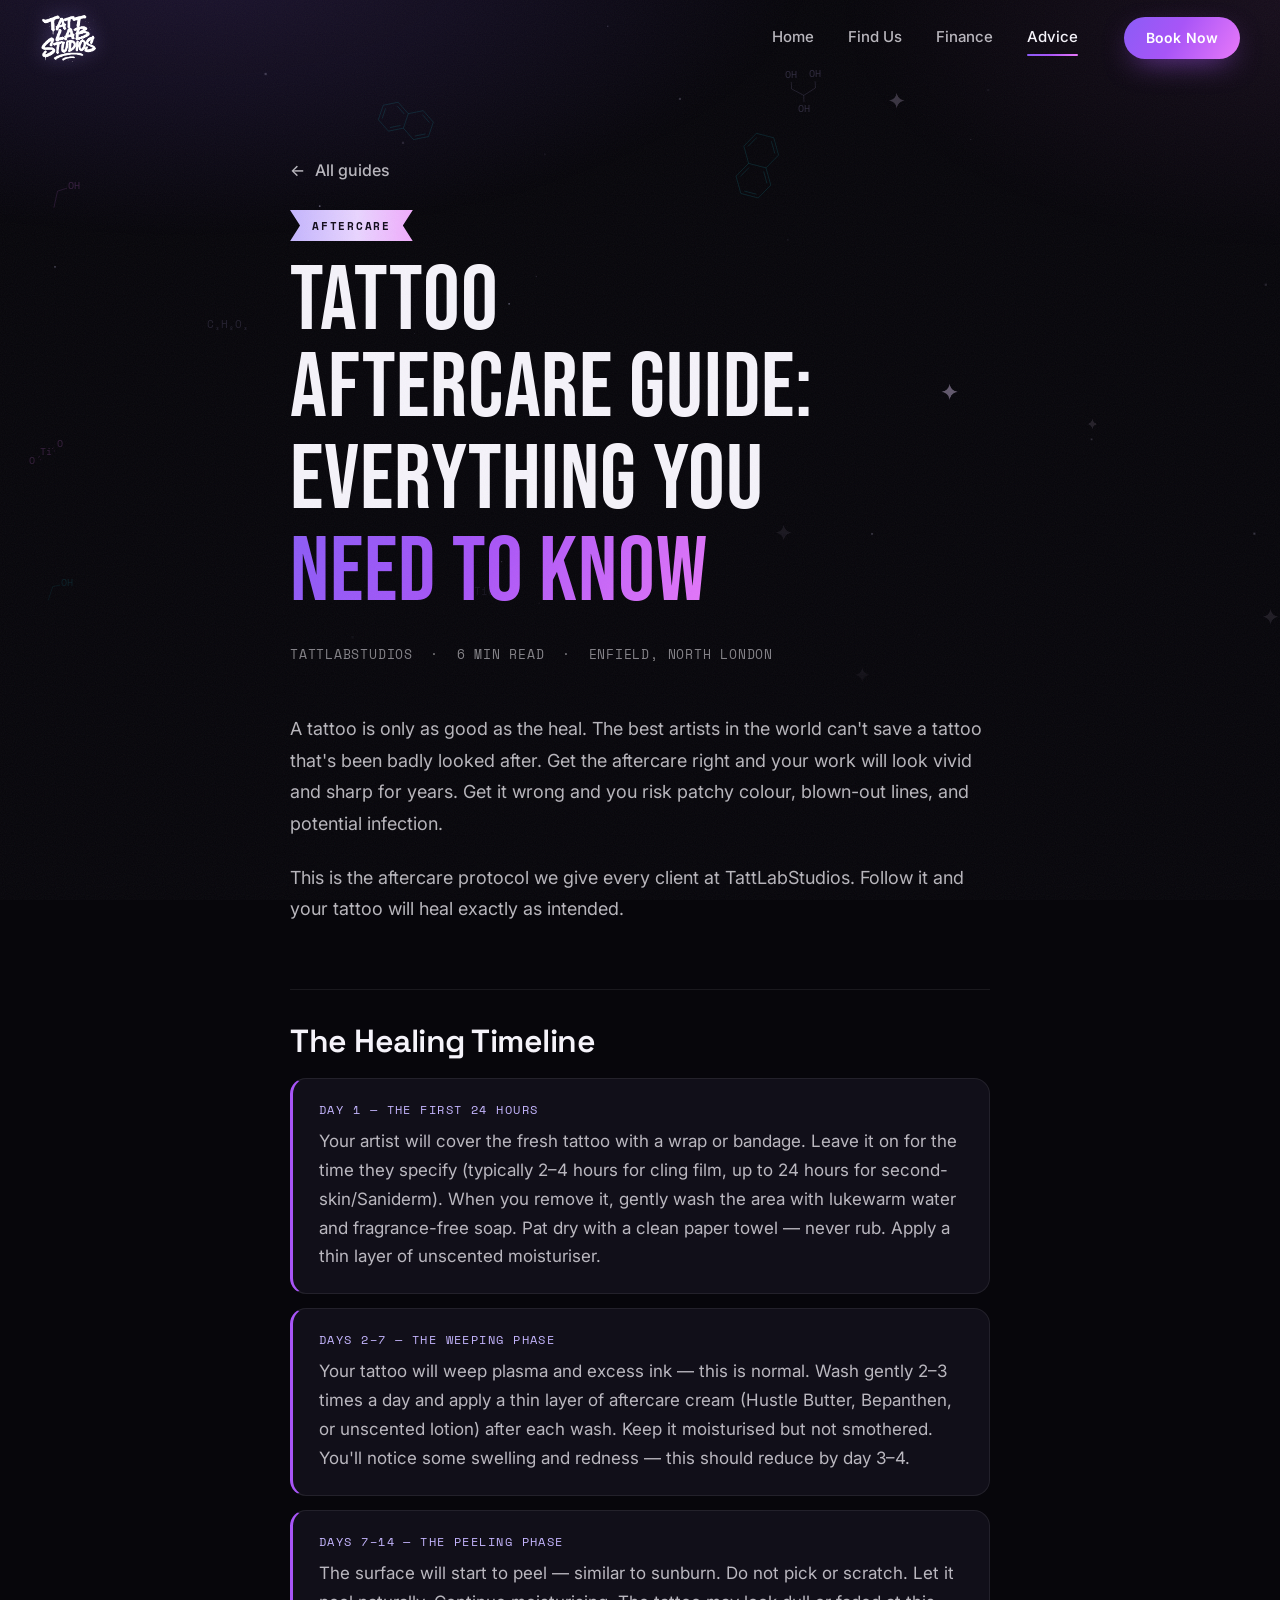
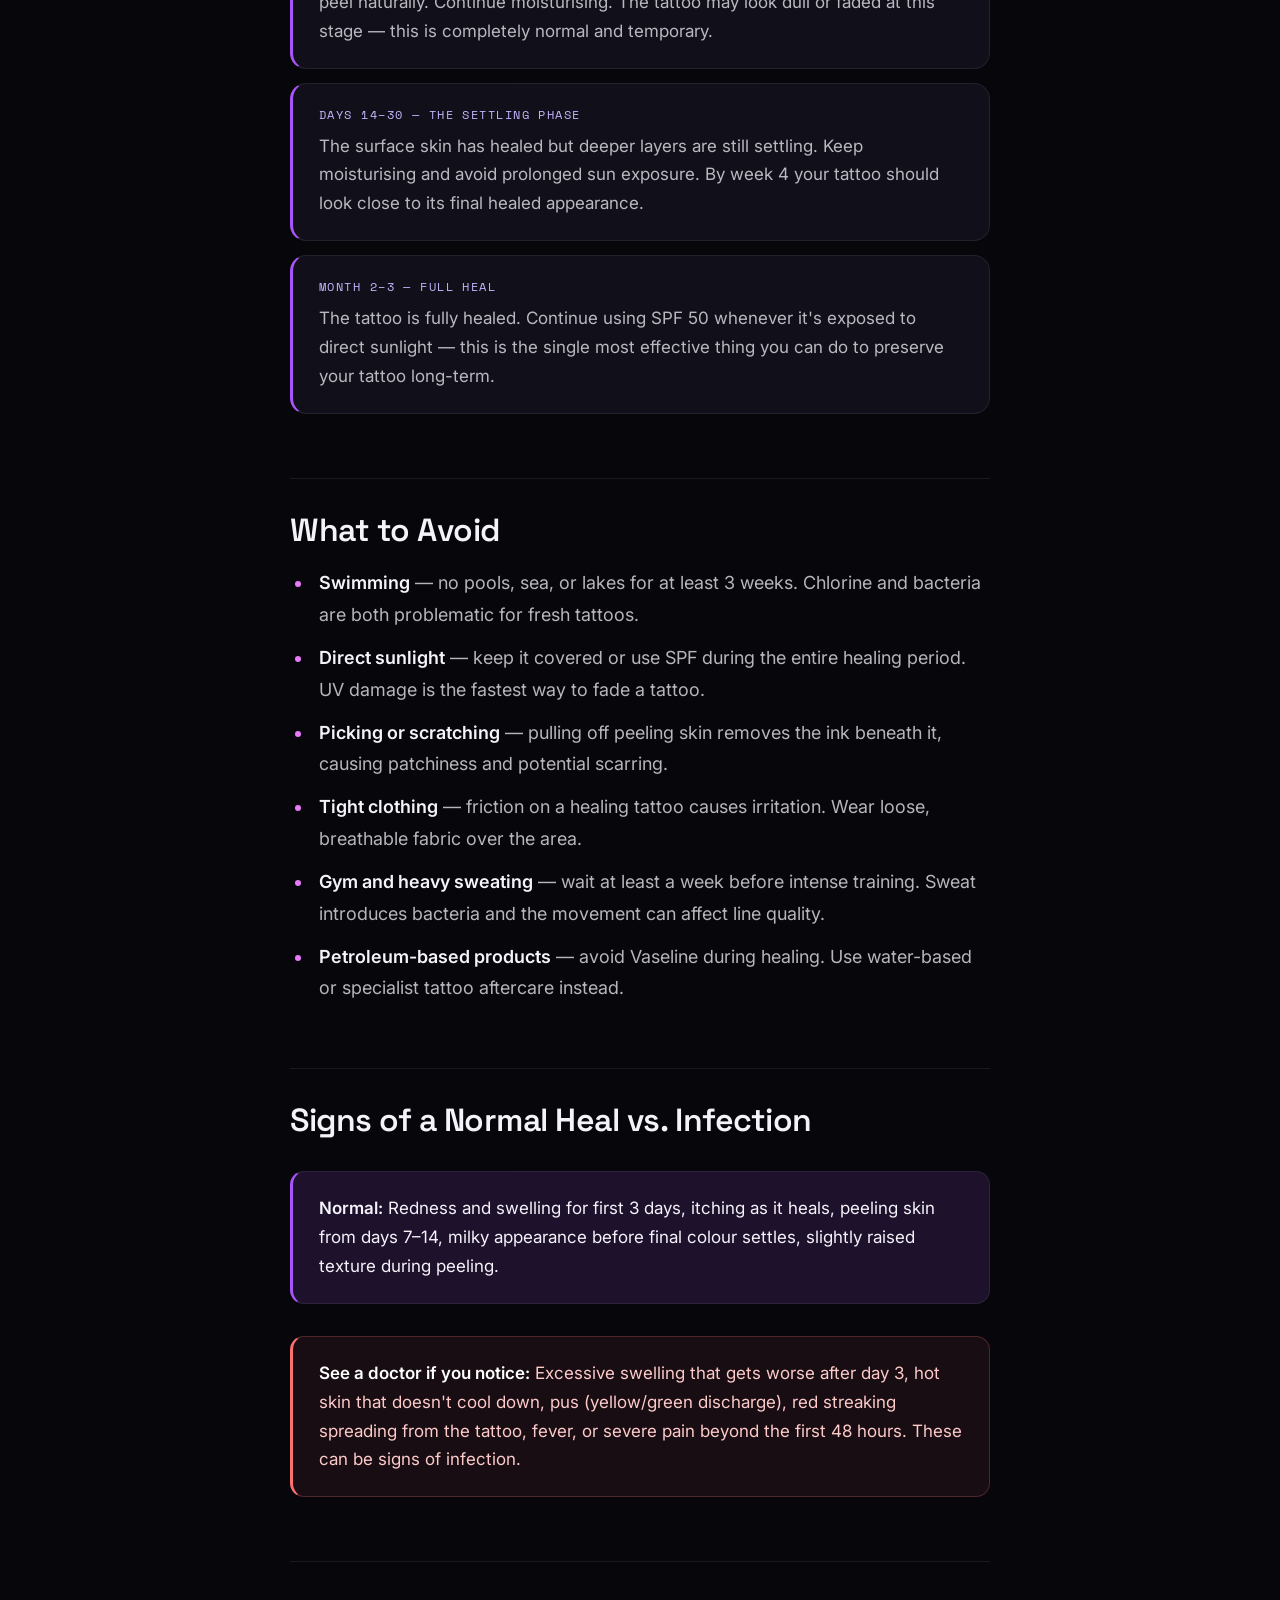
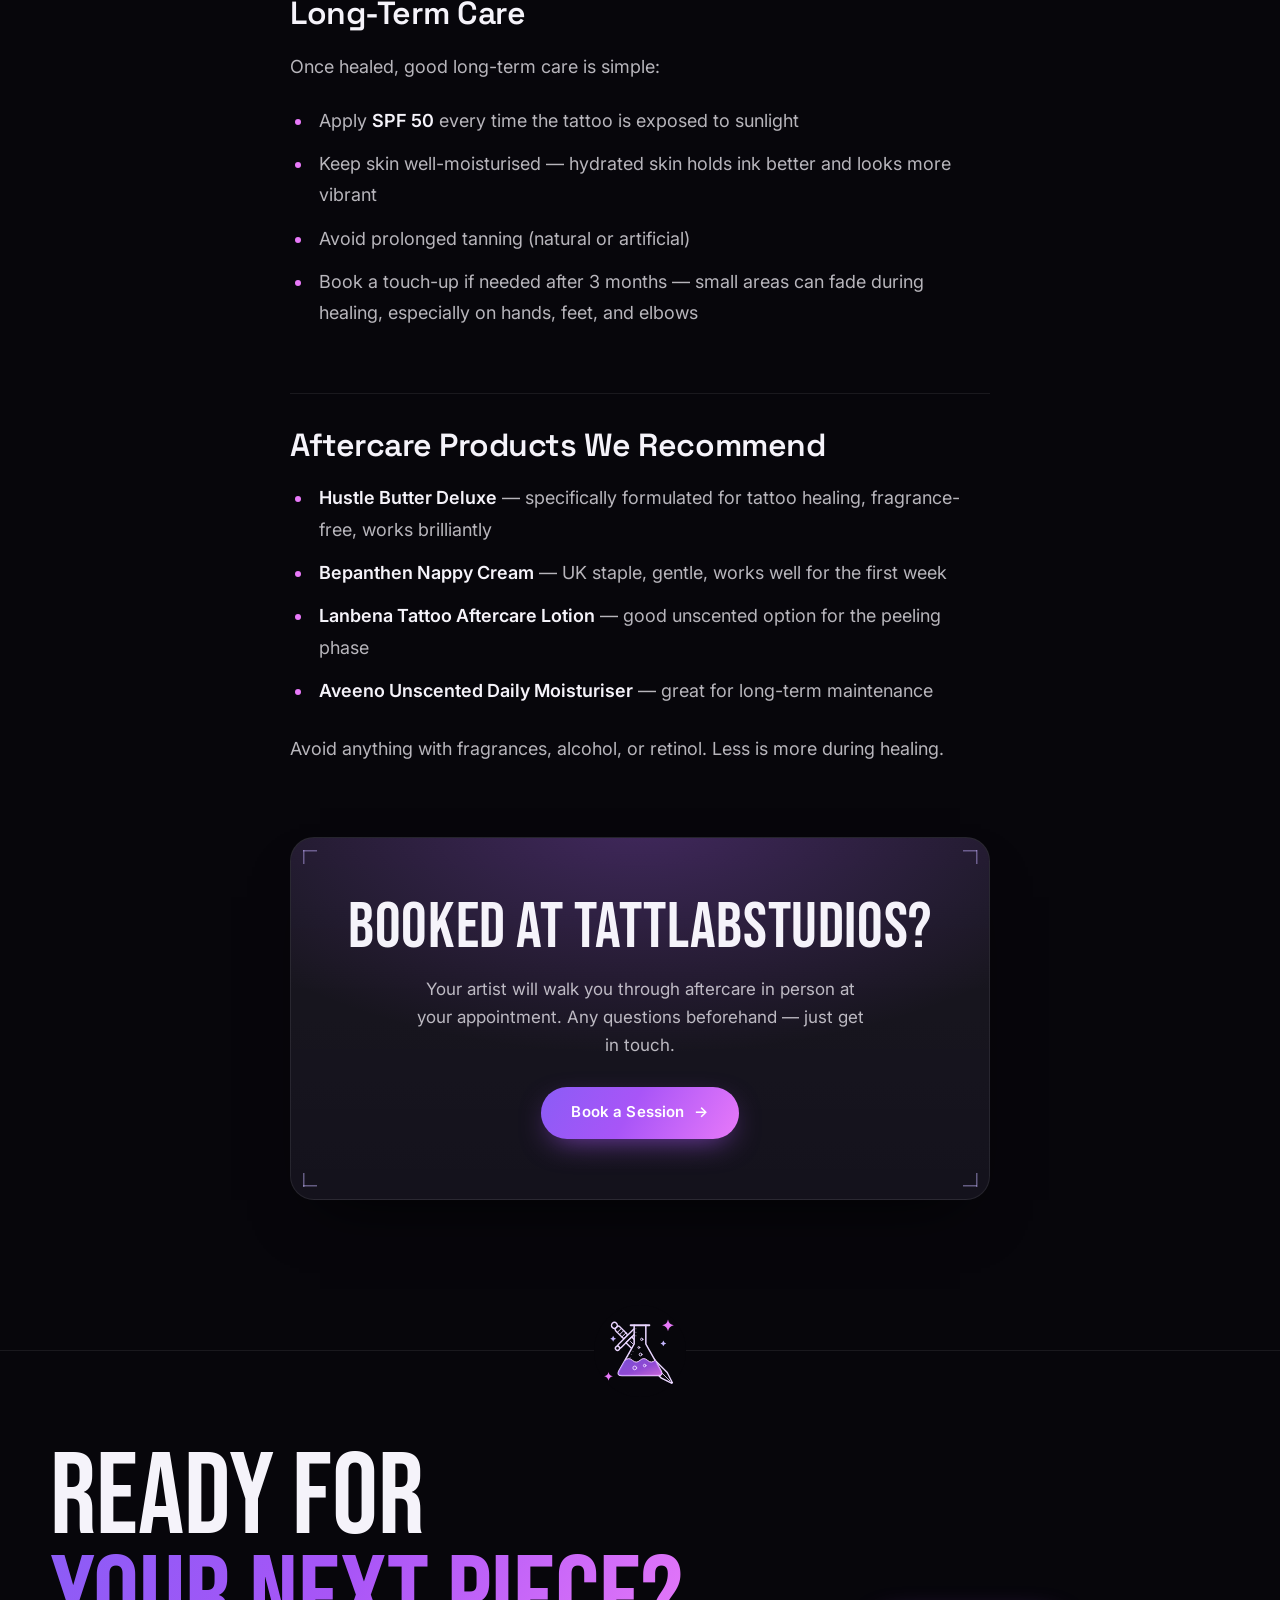
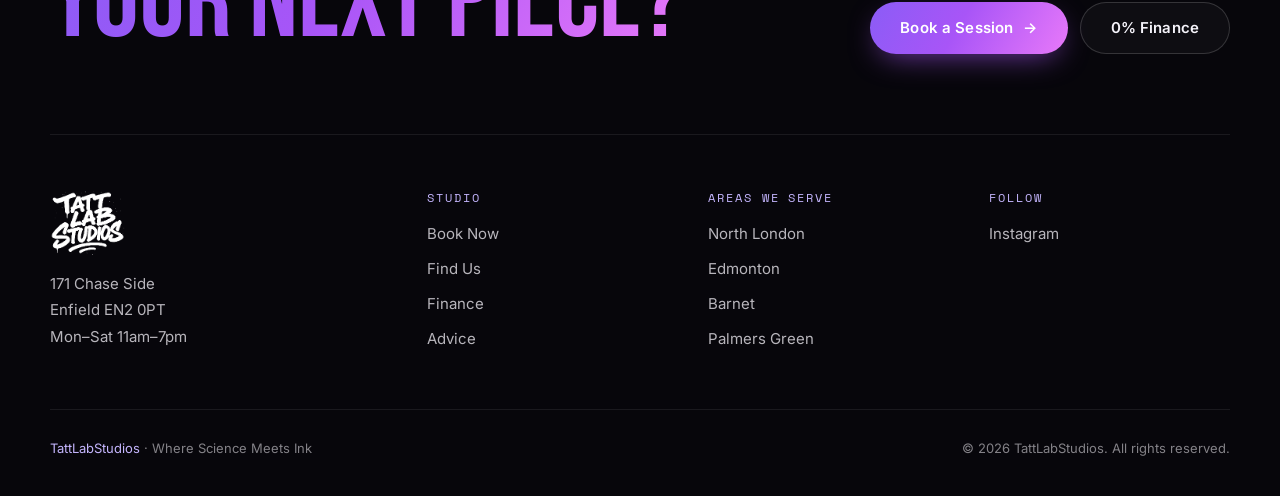
<file: blog/tattoo-aftercare-guide.html>
<!DOCTYPE html>
<html lang="en-GB">
<head>
  <meta charset="UTF-8"/>
  <meta name="viewport" content="width=device-width, initial-scale=1.0"/>
  <title>Tattoo Aftercare Guide 2026 | TattLabStudios Enfield</title>
  <meta name="description" content="The complete tattoo aftercare guide from TattLabStudios, Enfield. Day-by-day steps for a clean, vibrant heal: what to do, what to avoid and when to get help."/>
  <meta name="keywords" content="tattoo aftercare guide, how to look after a new tattoo, tattoo healing process, tattoo aftercare London, new tattoo care"/>
  <meta name="robots" content="index, follow"/>
  <link rel="canonical" href="https://www.tattlabstudios.co.uk/blog/tattoo-aftercare-guide"/>
  <meta property="og:type" content="article"/>
  <meta property="og:title" content="Tattoo Aftercare Guide 2026 | TattLabStudios"/>
  <meta property="og:description" content="Day-by-day aftercare instructions from TattLabStudios — everything you need for a clean, vibrant heal."/>
  <meta property="og:url" content="https://www.tattlabstudios.co.uk/blog/tattoo-aftercare-guide"/>
  <meta property="og:image" content="https://www.tattlabstudios.co.uk/assets/logo.png"/>
  <meta name="twitter:card" content="summary"/>
  <link rel="icon" type="image/png" href="/assets/favicon-32.png"/>
  <link rel="preconnect" href="https://fonts.googleapis.com"/>
  <link rel="preconnect" href="https://fonts.gstatic.com" crossorigin/>
  <link href="https://fonts.googleapis.com/css2?family=Bebas+Neue&family=Inter:wght@400;500;600;700&family=Space+Grotesk:wght@500;600;700&family=Space+Mono:wght@400;700&display=swap" rel="stylesheet"/>
  <link rel="stylesheet" href="/shared.css?v=20261121c"/>
  <script>document.documentElement.classList.add('js')</script>
  <script src="/assets/site.js?v=20261121c" defer></script>
  <script src="/assets/lab-fx.js?v=20261121c" defer></script>
  <style>
    /* ══ ARTICLE HERO ═══════════════════════════════════════════ */
    .article-hero { max-width: 748px; padding-bottom: 40px; }
    .article-hero h1 {
      font-size: clamp(46px, 8vw, 92px);
      line-height: 0.94;
      margin: 18px 0 22px;
    }
    .back-link {
      display: inline-flex; align-items: center; gap: 10px;
      min-height: 44px; margin-bottom: 18px;
      color: var(--text-dim); text-decoration: none;
      font-size: 16px; font-weight: 500;
      transition: color 0.25s;
    }
    .back-link:hover { color: var(--text); }
    .back-link:hover .btn-arrow { transform: translateX(-4px); }
    .article-hero .meta {
      font-family: var(--font-mono);
      font-size: 13px; letter-spacing: 0.06em; text-transform: uppercase;
      color: var(--text-dimmer);
    }

    /* ══ READING COLUMN ═════════════════════════════════════════ */
    .article {
      position: relative; z-index: 1;
      max-width: 748px; margin: 0 auto;
      padding: 8px 24px clamp(64px, 9vw, 110px);
    }
    .article-body { font-size: 18px; line-height: 1.75; color: var(--text-dim); }
    .article-body p { margin-bottom: 1.25em; }
    .article-body h2 {
      font-family: var(--font-display);
      font-size: clamp(26px, 3.4vw, 32px); font-weight: 600;
      letter-spacing: -0.015em; line-height: 1.2;
      color: var(--text);
      margin: 64px 0 18px; padding-top: 32px;
      border-top: 1px solid var(--line);
    }
    .article-body h3 {
      font-family: var(--font-display);
      font-size: 21px; font-weight: 600; line-height: 1.3;
      color: var(--text);
      margin: 36px 0 10px;
    }
    .article-body ul, .article-body ol { padding-left: 1.3em; margin: 0 0 1.5em; }
    .article-body li { margin-bottom: 0.65em; padding-left: 0.3em; }
    .article-body ul li::marker { color: var(--accent-pink); }
    .article-body ol li::marker { color: var(--accent-cyan); font-weight: 600; }
    .article-body strong { color: var(--text); font-weight: 600; }

    /* Tip box */
    .tip-box {
      background: var(--accent-soft);
      border: 1px solid var(--line);
      border-left: 3px solid var(--accent);
      border-radius: 14px;
      padding: 22px 26px;
      margin: 32px 0;
    }
    .article-body .tip-box p { margin: 0; font-size: 17px; line-height: 1.7; color: var(--text); }

    /* ══ BOOKING CTA ════════════════════════════════════════════ */
    .cta-card {
      position: relative; overflow: hidden;
      text-align: center;
      margin-top: 72px;
      padding: clamp(40px, 6vw, 60px) clamp(24px, 5vw, 48px);
      border-radius: 24px;
    }
    .cta-card::before {
      content: ''; position: absolute; left: -20%; right: -20%; top: -70%; height: 130%;
      background: radial-gradient(closest-side, var(--glow), transparent);
      pointer-events: none;
    }
    .cta-card > * { position: relative; }
    .cta-card h3 {
      font-family: var(--font-cine); font-weight: 400;
      text-transform: uppercase; letter-spacing: 0.01em;
      font-size: clamp(42px, 6vw, 64px); line-height: 0.95;
      margin-bottom: 16px;
    }
    .cta-card p { font-size: 17px; color: var(--text-dim); max-width: 460px; margin: 0 auto 28px; }

    @media (max-width: 520px) {
      .article-body { font-size: 17px; }
      .tip-box { padding: 20px; }
      .cta-card .btn-primary { width: 100%; }
    }

    /* Healing timeline */
    .day-card {
      padding: 22px 26px;
      border-radius: 16px;
      background: var(--surface);
      border: 1px solid var(--line);
      border-left: 3px solid var(--accent);
      margin-bottom: 14px;
    }
    .article-body .day-card p { margin: 0; font-size: 17px; line-height: 1.7; }
    .article-body .day-card .day-label {
      margin-bottom: 8px;
      font-family: var(--font-mono);
      font-size: 12px; letter-spacing: 0.12em; text-transform: uppercase;
      line-height: 1.5;
      color: var(--accent-cyan);
    }

    /* Infection warning — red kept on purpose so it reads as a warning */
    .warning-box {
      background: rgba(248,113,113,0.07);
      border: 1px solid rgba(248,113,113,0.25);
      border-left: 3px solid #f87171;
      border-radius: 14px;
      padding: 22px 26px;
      margin: 20px 0 32px;
    }
    .article-body .warning-box p { margin: 0; font-size: 17px; line-height: 1.7; color: #fecaca; }
    .article-body .warning-box strong { color: #fff; }
    @media (max-width: 520px) {
      .day-card, .warning-box { padding: 20px; }
    }
  </style>
</head>
<body>
  <a class="skip-link" href="#main">Skip to content</a>
  <!--HEADER:START-->
  <header class="site-header" id="siteHeader">
    <a href="/" class="brand" aria-label="TattLabStudios home"><img src="/assets/logo-transparent.png?v=1" alt="TattLabStudios"/></a>
    <nav class="site-nav" aria-label="Main">
      <a href="/">Home</a>
      <a href="/where-are-we">Find Us</a>
      <a href="/finance">Finance</a>
      <a href="/blog" aria-current="page">Advice</a>
    </nav>
    <a href="/contact" class="btn-primary btn-sm header-cta">Book Now</a>
    <button class="menu-toggle" type="button" aria-expanded="false" aria-controls="mobileMenu" aria-label="Open menu"><span></span><span></span></button>
  </header>
  <div class="mobile-menu" id="mobileMenu" aria-hidden="true">
    <nav aria-label="Mobile">
      <a href="/"><small>01</small>Home</a>
      <a href="/contact"><small>02</small>Book Now</a>
      <a href="/where-are-we"><small>03</small>Find Us</a>
      <a href="/finance"><small>04</small>Finance</a>
      <a href="/blog" aria-current="page"><small>05</small>Advice</a>
    </nav>
    <div class="mm-foot">
      171 Chase Side, Enfield EN2 0PT<br/>
      Mon–Sat 11am–7pm · Sun closed<br/>
      <a href="https://instagram.com/tattlabstudios" target="_blank" rel="noopener">@tattlabstudios</a>
    </div>
  </div>
  <!--HEADER:END-->

  <main id="main">
    <div class="page-hero article-hero" data-lab-fx="lite">
      <a href="/blog" class="back-link"><span class="btn-arrow" aria-hidden="true">←</span> All guides</a>
      <div data-reveal-lines>
        <span class="eyebrow-label">Aftercare</span>
        <h1>
          <span class="line"><span>Tattoo Aftercare Guide:</span></span>
          <span class="line" style="--d:.1s"><span>Everything You</span></span>
          <span class="line" style="--d:.2s"><span><span class="grad-text">Need to Know</span></span></span>
        </h1>
      </div>
      <p class="meta" data-reveal="fade" style="--d:.3s">TattLabStudios &nbsp;·&nbsp; 6 min read &nbsp;·&nbsp; Enfield, North London</p>
    </div>

    <article class="article">
      <div class="article-body">
        <p>A tattoo is only as good as the heal. The best artists in the world can't save a tattoo that's been badly looked after. Get the aftercare right and your work will look vivid and sharp for years. Get it wrong and you risk patchy colour, blown-out lines, and potential infection.</p>

        <p>This is the aftercare protocol we give every client at TattLabStudios. Follow it and your tattoo will heal exactly as intended.</p>

        <h2>The Healing Timeline</h2>

        <div class="day-card">
          <p class="day-label">Day 1 — The First 24 Hours</p>
          <p>Your artist will cover the fresh tattoo with a wrap or bandage. Leave it on for the time they specify (typically 2–4 hours for cling film, up to 24 hours for second-skin/Saniderm). When you remove it, gently wash the area with lukewarm water and fragrance-free soap. Pat dry with a clean paper towel — never rub. Apply a thin layer of unscented moisturiser.</p>
        </div>

        <div class="day-card">
          <p class="day-label">Days 2–7 — The Weeping Phase</p>
          <p>Your tattoo will weep plasma and excess ink — this is normal. Wash gently 2–3 times a day and apply a thin layer of aftercare cream (Hustle Butter, Bepanthen, or unscented lotion) after each wash. Keep it moisturised but not smothered. You'll notice some swelling and redness — this should reduce by day 3–4.</p>
        </div>

        <div class="day-card">
          <p class="day-label">Days 7–14 — The Peeling Phase</p>
          <p>The surface will start to peel — similar to sunburn. Do not pick or scratch. Let it peel naturally. Continue moisturising. The tattoo may look dull or faded at this stage — this is completely normal and temporary.</p>
        </div>

        <div class="day-card">
          <p class="day-label">Days 14–30 — The Settling Phase</p>
          <p>The surface skin has healed but deeper layers are still settling. Keep moisturising and avoid prolonged sun exposure. By week 4 your tattoo should look close to its final healed appearance.</p>
        </div>

        <div class="day-card">
          <p class="day-label">Month 2–3 — Full Heal</p>
          <p>The tattoo is fully healed. Continue using SPF 50 whenever it's exposed to direct sunlight — this is the single most effective thing you can do to preserve your tattoo long-term.</p>
        </div>

        <h2>What to Avoid</h2>
        <ul>
          <li><strong>Swimming</strong> — no pools, sea, or lakes for at least 3 weeks. Chlorine and bacteria are both problematic for fresh tattoos.</li>
          <li><strong>Direct sunlight</strong> — keep it covered or use SPF during the entire healing period. UV damage is the fastest way to fade a tattoo.</li>
          <li><strong>Picking or scratching</strong> — pulling off peeling skin removes the ink beneath it, causing patchiness and potential scarring.</li>
          <li><strong>Tight clothing</strong> — friction on a healing tattoo causes irritation. Wear loose, breathable fabric over the area.</li>
          <li><strong>Gym and heavy sweating</strong> — wait at least a week before intense training. Sweat introduces bacteria and the movement can affect line quality.</li>
          <li><strong>Petroleum-based products</strong> — avoid Vaseline during healing. Use water-based or specialist tattoo aftercare instead.</li>
        </ul>

        <h2>Signs of a Normal Heal vs. Infection</h2>

        <div class="tip-box">
          <p><strong>Normal:</strong> Redness and swelling for first 3 days, itching as it heals, peeling skin from days 7–14, milky appearance before final colour settles, slightly raised texture during peeling.</p>
        </div>

        <div class="warning-box">
          <p><strong>See a doctor if you notice:</strong> Excessive swelling that gets worse after day 3, hot skin that doesn't cool down, pus (yellow/green discharge), red streaking spreading from the tattoo, fever, or severe pain beyond the first 48 hours. These can be signs of infection.</p>
        </div>

        <h2>Long-Term Care</h2>
        <p>Once healed, good long-term care is simple:</p>
        <ul>
          <li>Apply <strong>SPF 50</strong> every time the tattoo is exposed to sunlight</li>
          <li>Keep skin well-moisturised — hydrated skin holds ink better and looks more vibrant</li>
          <li>Avoid prolonged tanning (natural or artificial)</li>
          <li>Book a touch-up if needed after 3 months — small areas can fade during healing, especially on hands, feet, and elbows</li>
        </ul>

        <h2>Aftercare Products We Recommend</h2>
        <ul>
          <li><strong>Hustle Butter Deluxe</strong> — specifically formulated for tattoo healing, fragrance-free, works brilliantly</li>
          <li><strong>Bepanthen Nappy Cream</strong> — UK staple, gentle, works well for the first week</li>
          <li><strong>Lanbena Tattoo Aftercare Lotion</strong> — good unscented option for the peeling phase</li>
          <li><strong>Aveeno Unscented Daily Moisturiser</strong> — great for long-term maintenance</li>
        </ul>
        <p>Avoid anything with fragrances, alcohol, or retinol. Less is more during healing.</p>
      </div>

      <div class="cta-card glass-card" data-reveal>
        <h3>Booked at TattLabStudios?</h3>
        <p>Your artist will walk you through aftercare in person at your appointment. Any questions beforehand — just get in touch.</p>
        <a href="/contact" class="btn-primary">Book a Session <span class="btn-arrow">→</span></a>
      </div>
    </article>
  </main>

  <!--FOOTER:START-->
  <footer>
    <div class="footer-cta">
      <h2>Ready for<br/><span class="grad-text">your next piece?</span></h2>
      <div class="fc-actions">
        <a href="/contact" class="btn-primary">Book a Session <span class="btn-arrow">→</span></a>
        <a href="/finance" class="btn-ghost">0% Finance</a>
      </div>
    </div>
    <div class="footer-inner">
      <div class="footer-col">
        <img src="/assets/logo-transparent.png?v=1" alt="TattLabStudios" class="footer-logo"/>
        <p>171 Chase Side<br/>Enfield EN2 0PT<br/>Mon–Sat 11am–7pm</p>
      </div>
      <div class="footer-col">
        <h4>Studio</h4>
        <a href="/contact">Book Now</a>
        <a href="/where-are-we">Find Us</a>
        <a href="/finance">Finance</a>
        <a href="/blog">Advice</a>
      </div>
      <div class="footer-col">
        <h4>Areas We Serve</h4>
        <a href="/tattoo-studio-north-london">North London</a>
        <a href="/tattoo-studio-edmonton">Edmonton</a>
        <a href="/tattoo-studio-barnet">Barnet</a>
        <a href="/tattoo-studio-palmers-green">Palmers Green</a>
      </div>
      <div class="footer-col">
        <h4>Follow</h4>
        <a href="https://instagram.com/tattlabstudios" target="_blank" rel="noopener">Instagram</a>
      </div>
    </div>
    <div class="footer-bottom">
      <span><span class="f-accent">TattLabStudios</span> · Where Science Meets Ink</span>
      <span>© 2026 TattLabStudios. All rights reserved.</span>
    </div>
  </footer>
  <!--FOOTER:END-->
  <script type="application/ld+json">
  {"@context":"https://schema.org","@type":"Article","headline":"Tattoo Aftercare Guide: Everything You Need to Know","author":{"@type":"Organization","name":"TattLabStudios"},"publisher":{"@type":"Organization","name":"TattLabStudios","logo":{"@type":"ImageObject","url":"https://www.tattlabstudios.co.uk/assets/logo.png"}},"url":"https://www.tattlabstudios.co.uk/blog/tattoo-aftercare-guide"}
  </script>
</body>
</html>
</file>
<file: shared.css>
/* ══════════════════════════════════════════════════════════════
   TattLabStudios — Shared Design System
   Cinematic · clear · simple
   ══════════════════════════════════════════════════════════════ */

:root {
  /* Surfaces */
  --bg: #07060b;
  --bg2: #0d0b14;
  --surface: #110f19;
  --surface-2: #181523;
  --line: rgba(255,255,255,0.08);
  --line-strong: rgba(255,255,255,0.16);

  /* Text */
  --text: #f5f3fa;
  --text-dim: rgba(245,243,250,0.74);
  --text-dimmer: rgba(245,243,250,0.52);

  /* Brand */
  --accent: #a855f7;
  --accent-soft: rgba(168,85,247,0.14);
  --accent-cyan: #c4b5fd;          /* legacy name — light violet */
  --accent-pink: #e879f9;
  --grad: linear-gradient(120deg, #8b5cf6 0%, #a855f7 45%, #e879f9 100%);

  /* Legacy tokens still referenced by page styles */
  --card: var(--surface);
  --card-border: var(--line);
  --glow: rgba(168,85,247,0.28);
  --glow-cyan: rgba(168,85,247,0.18);

  /* Type */
  --font-body: 'Inter', system-ui, -apple-system, sans-serif;
  --font-display: 'Space Grotesk', 'Inter', system-ui, sans-serif;
  --font-cine: 'Bebas Neue', 'Space Grotesk', Impact, sans-serif;
  --font-mono: 'Space Mono', ui-monospace, monospace;

  /* Motion */
  --ease-cine: cubic-bezier(0.16, 1, 0.3, 1);
  --ease-soft: cubic-bezier(0.65, 0, 0.35, 1);

  --header-h: 76px;
  --max: 1180px;
}

*, *::before, *::after { box-sizing: border-box; margin: 0; padding: 0; }

html { scroll-behavior: smooth; scroll-padding-top: calc(var(--header-h) + 16px); }

body {
  font-family: var(--font-body);
  font-size: 16px;
  line-height: 1.65;
  background: var(--bg);
  color: var(--text);
  min-height: 100vh;
  overflow-x: hidden;
  -webkit-font-smoothing: antialiased;
  -moz-osx-font-smoothing: grayscale;
  text-rendering: optimizeLegibility;
}

/* Smooth page-to-page changes, handled natively by the browser (no JS delay).
   Browsers without support simply switch pages instantly. */
@view-transition { navigation: auto; }
::view-transition-old(root) { animation: vtOut 0.18s ease both; }
::view-transition-new(root) { animation: vtIn 0.28s ease both; }
@keyframes vtOut { to { opacity: 0; } }
@keyframes vtIn { from { opacity: 0; } }
.site-header { view-transition-name: site-header; }

h1, h2, h3, h4 { font-family: var(--font-display); line-height: 1.1; text-wrap: balance; }
p { text-wrap: pretty; }
img { max-width: 100%; display: block; }
a { color: inherit; }

::selection { background: rgba(168,85,247,0.5); color: #fff; }

:focus-visible { outline: 2px solid var(--accent-pink); outline-offset: 3px; border-radius: 6px; }

.skip-link {
  position: absolute; left: 16px; top: -60px; z-index: 2000;
  background: #fff; color: #000; padding: 10px 16px; border-radius: 8px;
  font-weight: 600; text-decoration: none; transition: top 0.2s;
}
.skip-link:focus { top: 16px; }

/* ── Film grain + vignette (cinematic texture, very subtle) ── */
body::before {
  content: '';
  position: fixed; inset: 0;
  z-index: 999; pointer-events: none;
  opacity: 0.05;
  background-image: url("data:image/svg+xml,%3Csvg xmlns='http://www.w3.org/2000/svg' width='160' height='160'%3E%3Cfilter id='n'%3E%3CfeTurbulence type='fractalNoise' baseFrequency='0.9' numOctaves='2' stitchTiles='stitch'/%3E%3C/filter%3E%3Crect width='100%25' height='100%25' filter='url(%23n)'/%3E%3C/svg%3E");
}

/* Old decorative layers are retired */
.bg-blobs, .bg-grid, .sci-bg { display: none !important; }

/* Soft ambient light at the top of every page */
body::after {
  content: '';
  position: fixed; inset: 0; z-index: -1; pointer-events: none;
  background:
    radial-gradient(ellipse 70% 45% at 15% -5%, rgba(139,92,246,0.16), transparent 70%),
    radial-gradient(ellipse 50% 40% at 100% 0%, rgba(232,121,249,0.07), transparent 70%);
}

/* ══ HEADER ══════════════════════════════════════════════════ */
.site-header {
  position: fixed; top: 0; left: 0; right: 0;
  z-index: 1000;
  height: var(--header-h);
  display: flex; align-items: center; gap: 32px;
  padding: 0 clamp(16px, 4vw, 40px);
  transition: background 0.4s var(--ease-soft), border-color 0.4s, height 0.4s var(--ease-cine);
  border-bottom: 1px solid transparent;
}
.site-header.is-scrolled {
  --header-h: 64px;
  background: rgba(7,6,11,0.78);
  backdrop-filter: blur(12px);
  -webkit-backdrop-filter: blur(12px);
  border-bottom-color: var(--line);
}

.brand { display: flex; align-items: center; flex-shrink: 0; text-decoration: none; }
.brand img {
  height: 48px; width: auto;
  filter: drop-shadow(0 0 10px rgba(167,139,250,0.35)); /* transparent logo with a soft lab glow */
  transition: height 0.4s var(--ease-cine), transform 0.3s;
}
.site-header.is-scrolled .brand img { height: 40px; }
.brand:hover img { transform: rotate(-3deg) scale(1.04); filter: drop-shadow(0 0 14px rgba(232,121,249,0.6)); }
.brand img { transition: height 0.4s var(--ease-cine), transform 0.3s, filter 0.3s; animation: logoIn 1.2s var(--ease-cine) 0.2s backwards; }
@keyframes logoIn { from { opacity: 0; filter: blur(8px) drop-shadow(0 0 0 transparent); transform: scale(0.9); } }

.site-nav { display: flex; align-items: center; gap: 6px; margin-left: auto; }
.site-nav a {
  position: relative;
  font-size: 15px; font-weight: 500;
  color: var(--text-dim);
  text-decoration: none;
  padding: 8px 14px;
  transition: color 0.25s;
}
.site-nav a::after {
  content: '';
  position: absolute; left: 14px; right: 14px; bottom: 2px;
  height: 2px; border-radius: 2px;
  background: var(--grad);
  transform: scaleX(0); transform-origin: left;
  transition: transform 0.45s var(--ease-cine);
}
.site-nav a:hover { color: var(--text); }
.site-nav a:hover::after,
.site-nav a[aria-current="page"]::after { transform: scaleX(1); }
.site-nav a[aria-current="page"] { color: var(--text); }

.header-cta { flex-shrink: 0; }

.menu-toggle {
  display: none;
  margin-left: auto;
  width: 46px; height: 46px;
  border-radius: 50%;
  border: 1px solid var(--line-strong);
  background: rgba(255,255,255,0.03);
  cursor: pointer;
  position: relative;
  z-index: 1101;
}
.menu-toggle span {
  position: absolute; left: 13px; right: 13px; height: 2px;
  background: var(--text); border-radius: 2px;
  transition: transform 0.45s var(--ease-cine), top 0.45s var(--ease-cine);
}
.menu-toggle span:nth-child(1) { top: 18px; }
.menu-toggle span:nth-child(2) { top: 26px; }
.menu-open .menu-toggle span:nth-child(1) { top: 22px; transform: rotate(45deg); }
.menu-open .menu-toggle span:nth-child(2) { top: 22px; transform: rotate(-45deg); }

/* Full-screen mobile menu */
.mobile-menu {
  position: fixed; inset: 0; z-index: 1100;
  background: rgba(7,6,11,0.97);
  backdrop-filter: blur(20px);
  -webkit-backdrop-filter: blur(20px);
  display: flex; flex-direction: column; justify-content: center;
  padding: 100px 28px 40px;
  clip-path: inset(0 0 100% 0);
  visibility: hidden;
  transition: clip-path 0.7s var(--ease-cine), visibility 0s linear 0.7s;
}
.menu-open .mobile-menu {
  clip-path: inset(0 0 0 0);
  visibility: visible;
  transition: clip-path 0.7s var(--ease-cine), visibility 0s;
}
.mobile-menu nav { display: flex; flex-direction: column; gap: 4px; }
.mobile-menu nav a {
  display: flex; align-items: baseline; gap: 16px;
  font-family: var(--font-cine);
  font-size: clamp(44px, 13vw, 64px);
  letter-spacing: 0.02em;
  line-height: 1.05;
  color: var(--text);
  text-decoration: none;
  opacity: 0; transform: translateY(30px);
  transition: opacity 0.5s, transform 0.7s var(--ease-cine), color 0.2s;
}
.mobile-menu nav a small {
  font-family: var(--font-mono); font-size: 12px; color: var(--accent-cyan); letter-spacing: 0.1em;
}
.mobile-menu nav a[aria-current="page"] { color: var(--accent-cyan); }
.menu-open .mobile-menu nav a { opacity: 1; transform: none; }
.menu-open .mobile-menu nav a:nth-child(1) { transition-delay: 0.15s; }
.menu-open .mobile-menu nav a:nth-child(2) { transition-delay: 0.21s; }
.menu-open .mobile-menu nav a:nth-child(3) { transition-delay: 0.27s; }
.menu-open .mobile-menu nav a:nth-child(4) { transition-delay: 0.33s; }
.menu-open .mobile-menu nav a:nth-child(5) { transition-delay: 0.39s; }
.mobile-menu .mm-foot {
  margin-top: 40px; padding-top: 24px;
  border-top: 1px solid var(--line);
  color: var(--text-dim); font-size: 15px; line-height: 1.7;
}
.mobile-menu .mm-foot a { color: var(--accent-cyan); text-decoration: none; }
body.menu-open { overflow: hidden; }

@media (max-width: 880px) {
  .site-nav, .header-cta { display: none; }
  .menu-toggle { display: block; }
  .brand img { height: 42px; }
}

/* ══ BUTTONS ═════════════════════════════════════════════════ */
.btn-primary, .btn-ghost {
  position: relative;
  display: inline-flex; align-items: center; justify-content: center; gap: 10px;
  min-height: 52px;
  padding: 0 30px;
  font-family: var(--font-body);
  font-size: 15px; font-weight: 600; letter-spacing: 0.01em;
  border-radius: 999px;
  text-decoration: none;
  cursor: pointer;
  overflow: hidden;
  isolation: isolate;
  transition: transform 0.35s var(--ease-cine), box-shadow 0.35s, border-color 0.3s, background 0.3s, color 0.3s;
}
.btn-primary {
  color: #fff;
  background: var(--grad);
  border: none;
  box-shadow: 0 10px 30px -10px rgba(168,85,247,0.7);
}
/* light sweep on hover */
.btn-primary::before {
  content: '';
  position: absolute; inset: 0; z-index: -1;
  background: linear-gradient(110deg, transparent 30%, rgba(255,255,255,0.35) 50%, transparent 70%);
  transform: translateX(-120%);
  transition: transform 0.8s var(--ease-cine);
}
.btn-primary:hover::before { transform: translateX(120%); }
.btn-primary:hover { transform: translateY(-2px); box-shadow: 0 16px 40px -10px rgba(168,85,247,0.85); }

.btn-ghost {
  color: var(--text);
  background: rgba(255,255,255,0.03);
  border: 1px solid var(--line-strong);
}
.btn-ghost:hover { transform: translateY(-2px); border-color: rgba(255,255,255,0.4); background: rgba(255,255,255,0.07); }

.btn-sm { min-height: 42px; padding: 0 22px; font-size: 14px; }
.btn-arrow { transition: transform 0.35s var(--ease-cine); }
.btn-primary:hover .btn-arrow, .btn-ghost:hover .btn-arrow { transform: translateX(4px); }

/* ══ CARDS ═══════════════════════════════════════════════════ */
.glass-card {
  background: linear-gradient(180deg, rgba(255,255,255,0.035), rgba(255,255,255,0.01)), var(--surface);
  border: 1px solid var(--line);
  border-radius: 20px;
  box-shadow: 0 30px 60px -30px rgba(0,0,0,0.8);
}

/* ══ TYPE HELPERS ════════════════════════════════════════════ */
.lab-label, .eyebrow-label {
  display: inline-flex; align-items: center; gap: 10px;
  font-family: var(--font-mono);
  font-size: 12px;
  letter-spacing: 0.18em;
  text-transform: uppercase;
  color: var(--accent-cyan);
}
.eyebrow-label::before {
  content: ''; width: 28px; height: 1px; background: currentColor; opacity: 0.6;
}

.cine-title {
  font-family: var(--font-cine);
  font-weight: 400;
  letter-spacing: 0.01em;
  line-height: 0.92;
  text-transform: uppercase;
}

.text-accent { color: var(--accent); }
.text-cyan { color: var(--accent-cyan); }
.text-dim { color: var(--text-dim); }

.grad-text {
  background: var(--grad);
  -webkit-background-clip: text;
  -webkit-text-fill-color: transparent;
  background-clip: text;
}

/* ══ LAYOUT ══════════════════════════════════════════════════ */
.section-wrap { position: relative; z-index: 1; max-width: var(--max); margin: 0 auto; padding: 0 24px; }
.page-content { position: relative; z-index: 1; padding-top: calc(var(--header-h) + 48px); }

/* Shared page hero for inner pages */
.page-hero {
  position: relative; z-index: 1;
  max-width: var(--max); margin: 0 auto;
  padding: calc(var(--header-h) + 72px) 24px 56px;
}
.page-hero h1 {
  font-family: var(--font-cine);
  font-weight: 400;
  text-transform: uppercase;
  font-size: clamp(56px, 10vw, 128px);
  line-height: 0.9;
  letter-spacing: 0.01em;
  margin: 18px 0 22px;
}
.page-hero p.lead { font-size: clamp(17px, 2vw, 20px); color: var(--text-dim); max-width: 600px; }

/* ══ REVEAL ON SCROLL ════════════════════════════════════════
   Only hides content once JS has confirmed it can reveal it. */
.js [data-reveal] {
  opacity: 0;
  transform: translateY(28px);
  transition: opacity 0.8s var(--ease-cine), transform 0.9s var(--ease-cine);
  transition-delay: var(--d, 0s);
}
.js [data-reveal="fade"] { transform: none; }
.js [data-reveal="zoom"] { transform: scale(1.06); }
.js [data-reveal].is-in { opacity: 1; transform: none; }

/* Masked line reveal for big headings: wrap each line in <span class="line"><span>…</span></span> */
.line { display: block; overflow: hidden; padding-bottom: 0.06em; }
.line > span { display: block; }
.js .line > span { transform: translateY(105%); transition: transform 1.2s var(--ease-cine); transition-delay: var(--d, 0s); }
.js .is-in .line > span, .js .line.is-in > span { transform: none; }

/* ══ FOOTER ══════════════════════════════════════════════════ */
footer {
  position: relative; z-index: 1;
  margin-top: 40px;
  border-top: 1px solid var(--line);
  padding: 0 24px 36px;
  color: var(--text-dimmer);
  font-size: 15px;
}

.footer-cta {
  max-width: var(--max); margin: 0 auto;
  padding: 96px 0 80px;
  display: flex; align-items: flex-end; justify-content: space-between; gap: 32px; flex-wrap: wrap;
  border-bottom: 1px solid var(--line);
}
.footer-cta h2 {
  font-family: var(--font-cine); font-weight: 400; text-transform: uppercase;
  font-size: clamp(56px, 9vw, 120px); line-height: 0.9; color: var(--text);
}
.footer-cta .fc-actions { display: flex; gap: 12px; flex-wrap: wrap; }

.footer-inner {
  max-width: var(--max); margin: 0 auto;
  display: grid; grid-template-columns: 1.4fr 1fr 1fr 1fr; gap: 40px;
  padding: 56px 0 48px;
}
.footer-col h4 {
  font-family: var(--font-mono);
  font-size: 12px; letter-spacing: 0.16em; text-transform: uppercase;
  color: var(--accent-cyan); font-weight: 400;
  margin-bottom: 18px;
}
.footer-col p { color: var(--text-dim); line-height: 1.75; }
.footer-col a {
  display: block; width: fit-content;
  color: var(--text-dim); text-decoration: none;
  margin-bottom: 10px;
  transition: color 0.2s, transform 0.3s var(--ease-cine);
}
.footer-col a:hover { color: var(--text); transform: translateX(3px); }
.footer-logo { height: 64px; width: auto; margin-bottom: 16px; }

.footer-bottom {
  max-width: var(--max); margin: 0 auto;
  padding-top: 28px;
  border-top: 1px solid var(--line);
  display: flex; justify-content: space-between; align-items: center; flex-wrap: wrap; gap: 12px;
  font-size: 13px;
}
footer span.f-accent { color: var(--accent-cyan); }

@media (max-width: 880px) { .footer-inner { grid-template-columns: 1fr 1fr; } }
@media (max-width: 520px) {
  .footer-inner { grid-template-columns: 1fr; gap: 32px; }
  .footer-bottom { flex-direction: column; text-align: center; }
  .footer-cta { padding: 72px 0 56px; }
}

/* ══ STAT BADGES (used on several pages) ═════════════════════ */
.stat-badge { display: flex; flex-direction: column; gap: 6px; }
.stat-badge .val {
  font-family: var(--font-cine);
  font-size: clamp(48px, 6vw, 72px); line-height: 0.9;
  background: var(--grad);
  -webkit-background-clip: text; -webkit-text-fill-color: transparent; background-clip: text;
}
.stat-badge .lbl { font-size: 14px; color: var(--text-dim); }

/* ══ FORMS (shared polish for contact + finance) ═════════════ */
input, select, textarea { font-family: inherit; font-size: 16px; }

input:-webkit-autofill,
input:-webkit-autofill:hover,
input:-webkit-autofill:focus,
select:-webkit-autofill,
textarea:-webkit-autofill {
  -webkit-box-shadow: 0 0 0 1000px var(--surface-2) inset !important;
  box-shadow: 0 0 0 1000px var(--surface-2) inset !important;
  -webkit-text-fill-color: var(--text) !important;
  caret-color: var(--text);
  transition: background-color 5000s ease-in-out 0s;
}

/* ── Legacy decorative helpers (kept so nothing breaks) ── */
.crosshair, .mol-node { display: none; }

/* ── Scrollbar ── */
::-webkit-scrollbar { width: 10px; }
::-webkit-scrollbar-track { background: var(--bg); }
::-webkit-scrollbar-thumb { background: #2a2438; border-radius: 10px; border: 3px solid var(--bg); }
::-webkit-scrollbar-thumb:hover { background: #3d3452; }

/* ── Reduced motion: keep everything visible and still ── */
@media (prefers-reduced-motion: reduce) {
  html { scroll-behavior: auto; }
  *, *::before, *::after {
    animation-duration: 0.01ms !important;
    animation-iteration-count: 1 !important;
    transition-duration: 0.01ms !important;
    transition-delay: 0s !important;
  }
  .js [data-reveal], .js .line > span { opacity: 1; transform: none; filter: none; }
}

/* ══ LAB FX: live molecule / reaction backdrop (assets/lab-fx.js) ══ */
[data-lab-fx] { position: relative; isolation: isolate; }
.lab-canvas {
  position: absolute; top: 0; bottom: 0;
  left: calc(50% - 50vw); width: 100vw; height: 100%;
  z-index: -2;
  pointer-events: none;
  -webkit-mask-image: linear-gradient(180deg, #000 72%, transparent);
          mask-image: linear-gradient(180deg, #000 72%, transparent);
  animation: labIn 1.6s var(--ease-cine) 0.3s both;
}
@keyframes labIn { from { opacity: 0; } to { opacity: 1; } }
.page-hero[data-lab-fx] .lab-canvas { opacity: 0.85; }

/* ══ REACTIVE UI ═════════════════════════════════════════════ */
.scroll-progress {
  position: fixed; top: 0; left: 0; right: 0; height: 3px;
  z-index: 1200; pointer-events: none;
  background: linear-gradient(90deg, #22d3ee, #a78bfa, #e879f9);
  box-shadow: 0 0 12px rgba(232,121,249,0.7);
  transform: scaleX(0); transform-origin: left;
}
.burst-dot {
  position: fixed; z-index: 2000; pointer-events: none;
  width: 6px; height: 6px; border-radius: 50%;
  box-shadow: 0 0 10px currentColor;
}
/* buttons drift toward the cursor and squash when pressed */
.btn-primary, .btn-ghost {
  translate: var(--tx, 0px) var(--ty, 0px);
  transition: transform 0.35s var(--ease-cine), translate 0.25s var(--ease-soft), scale 0.15s, box-shadow 0.35s, border-color 0.3s, background 0.3s, color 0.3s;
}
.btn-primary:active, .btn-ghost:active, .menu-toggle:active { scale: 0.95; }
.glass-card:active { scale: 0.99; }
.is-reactive { position: relative; rotate: var(--rot, 0 0 1 0deg); transition: rotate 0.4s var(--ease-soft), transform 0.6s var(--ease-cine), border-color 0.4s, opacity 0.8s var(--ease-cine); }
.card-spot {
  position: absolute; inset: 0; border-radius: inherit; pointer-events: none; z-index: 2;
  background: radial-gradient(420px circle at var(--mx, 50%) var(--my, 50%), rgba(167,139,250,0.16), transparent 45%);
  opacity: 0; transition: opacity 0.35s;
  mix-blend-mode: screen;
}
.is-reactive:hover .card-spot { opacity: 1; }
.is-reactive:hover { border-color: rgba(167,139,250,0.45); }

/* mobile header: logo left, Book Now + menu grouped on the right */
@media (max-width: 880px) {
  .header-cta { display: inline-flex; margin-left: auto; min-height: 40px; padding: 0 18px; }
  .header-cta + .menu-toggle { margin-left: 10px; }
}
@media (max-width: 360px) { .header-cta { display: none; } .menu-toggle { margin-left: auto; } }

@media (prefers-reduced-motion: reduce) {
  .lab-canvas { animation: none; }
}

/* homepage: the header logo waits until the hero emblem scrolls away */
.site-header .brand { transition: opacity 0.5s var(--ease-soft), transform 0.6s var(--ease-cine); }
.has-emblem:not(.emblem-away) .site-header .brand { opacity: 0; transform: translateY(-6px) scale(0.9); pointer-events: none; }

/* ══ TATTOO × LAB STYLE ══════════════════════════════════════
   Traditional-flash details (banners, sparkles, bold linework) mixed with
   lab details (specimen corners, periodic tiles). All static: no runtime cost. */

/* section labels become a tattoo banner ribbon */
.eyebrow-label {
  position: relative;
  padding: 7px 22px 6px;
  font-size: 11px; font-weight: 700; letter-spacing: 0.16em;
  color: #120c1c;
  background: linear-gradient(90deg, #c4b5fd, #e9d5ff 55%, #f0abfc);
  clip-path: polygon(0 0, 100% 0, calc(100% - 10px) 50%, 100% 100%, 0 100%, 10px 50%);
}
.eyebrow-label::before { display: none; }
@media (max-width: 520px) { .eyebrow-label { font-size: 10px; letter-spacing: 0.12em; padding: 7px 18px 6px; white-space: nowrap; max-width: 100%; } }

/* cards: flash-sheet / specimen-plate corner marks */
.glass-card {
  --tick: rgba(196,181,253,0.45);
  background:
    linear-gradient(var(--tick), var(--tick)) top 12px left 12px / 14px 1.5px no-repeat,
    linear-gradient(var(--tick), var(--tick)) top 12px left 12px / 1.5px 14px no-repeat,
    linear-gradient(var(--tick), var(--tick)) top 12px right 12px / 14px 1.5px no-repeat,
    linear-gradient(var(--tick), var(--tick)) top 12px right 12px / 1.5px 14px no-repeat,
    linear-gradient(var(--tick), var(--tick)) bottom 12px left 12px / 14px 1.5px no-repeat,
    linear-gradient(var(--tick), var(--tick)) bottom 12px left 12px / 1.5px 14px no-repeat,
    linear-gradient(var(--tick), var(--tick)) bottom 12px right 12px / 14px 1.5px no-repeat,
    linear-gradient(var(--tick), var(--tick)) bottom 12px right 12px / 1.5px 14px no-repeat,
    linear-gradient(180deg, rgba(255,255,255,0.035), rgba(255,255,255,0.01)),
    var(--surface);
}

/* flash divider: flask-and-dagger piece between two dotted rules */
.flash-divider {
  position: relative; z-index: 1;
  display: flex; align-items: center; gap: 18px;
  max-width: var(--max); margin: 0 auto; padding: 0 24px;
}
.flash-divider::before, .flash-divider::after {
  content: ''; flex: 1; height: 2px;
  background: radial-gradient(circle, rgba(196,181,253,0.55) 1px, transparent 1.5px) 0 50% / 9px 2px repeat-x;
}
.flash-divider img { width: clamp(84px, 11vw, 120px); height: auto; flex-shrink: 0; }

/* the shared footer gets the same flash piece on every page */
.footer-cta { position: relative; }
.footer-cta::before {
  content: ''; position: absolute; top: -46px; left: 50%; width: 92px; height: 92px; translate: -50% 0;
  background: var(--bg) url('/assets/flash-flask.svg') center / 84px no-repeat;
  border-radius: 50%;
}

/* periodic-table tiles (Id · Ds · Tt) */
.el-tile {
  display: inline-grid; grid-template-rows: auto 1fr auto;
  width: 88px; height: 96px; padding: 7px 9px 8px; margin-bottom: 26px;
  border: 1.5px solid rgba(196,181,253,0.55); border-radius: 8px;
  background: linear-gradient(160deg, rgba(139,92,246,0.16), rgba(232,121,249,0.06));
  font-family: var(--font-mono); line-height: 1;
}
.el-tile b { font-size: 12px; font-weight: 400; color: var(--text-dim); }
.el-tile strong {
  font-family: var(--font-cine); font-weight: 400; font-size: 46px; line-height: 1; align-self: center;
  background: var(--grad); -webkit-background-clip: text; background-clip: text; -webkit-text-fill-color: transparent;
}
.el-tile small { font-size: 10px; letter-spacing: 0.12em; text-transform: uppercase; color: var(--accent-cyan); }

main { overflow-x: clip; }
</file>
